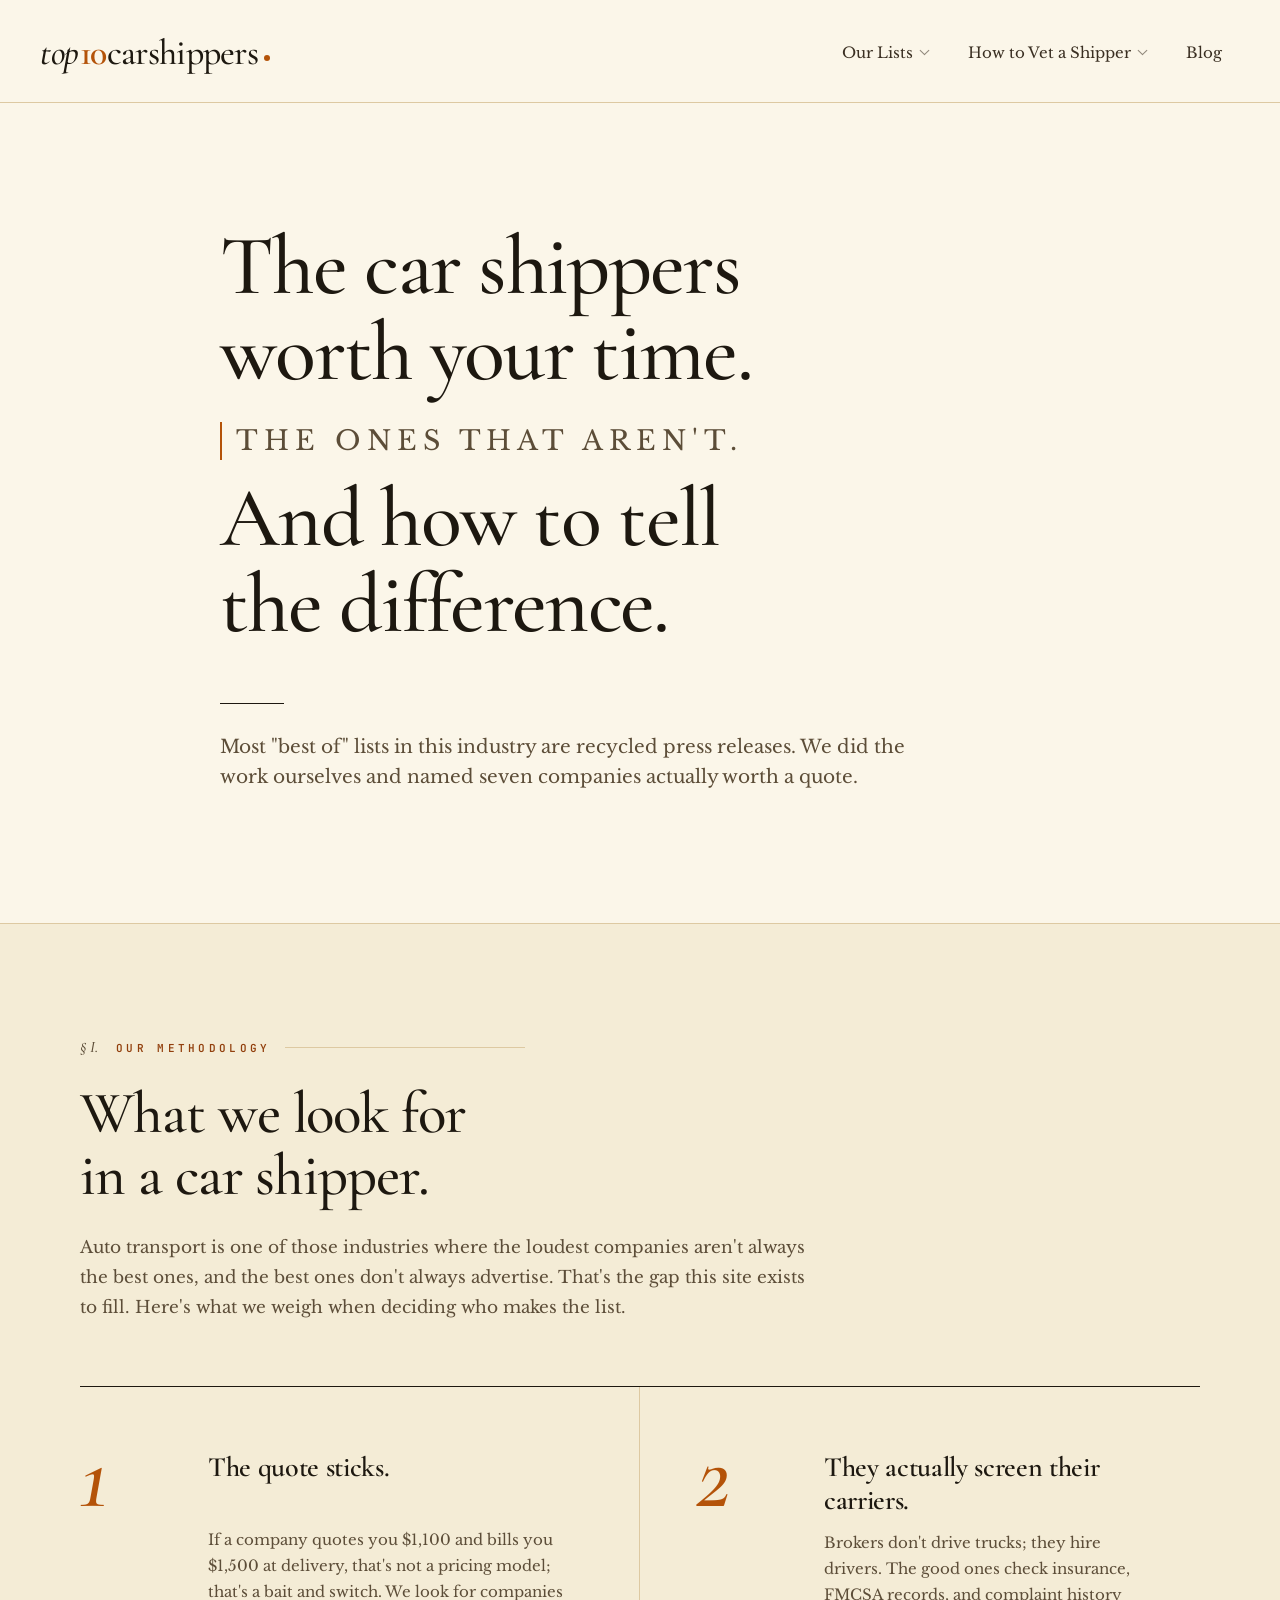
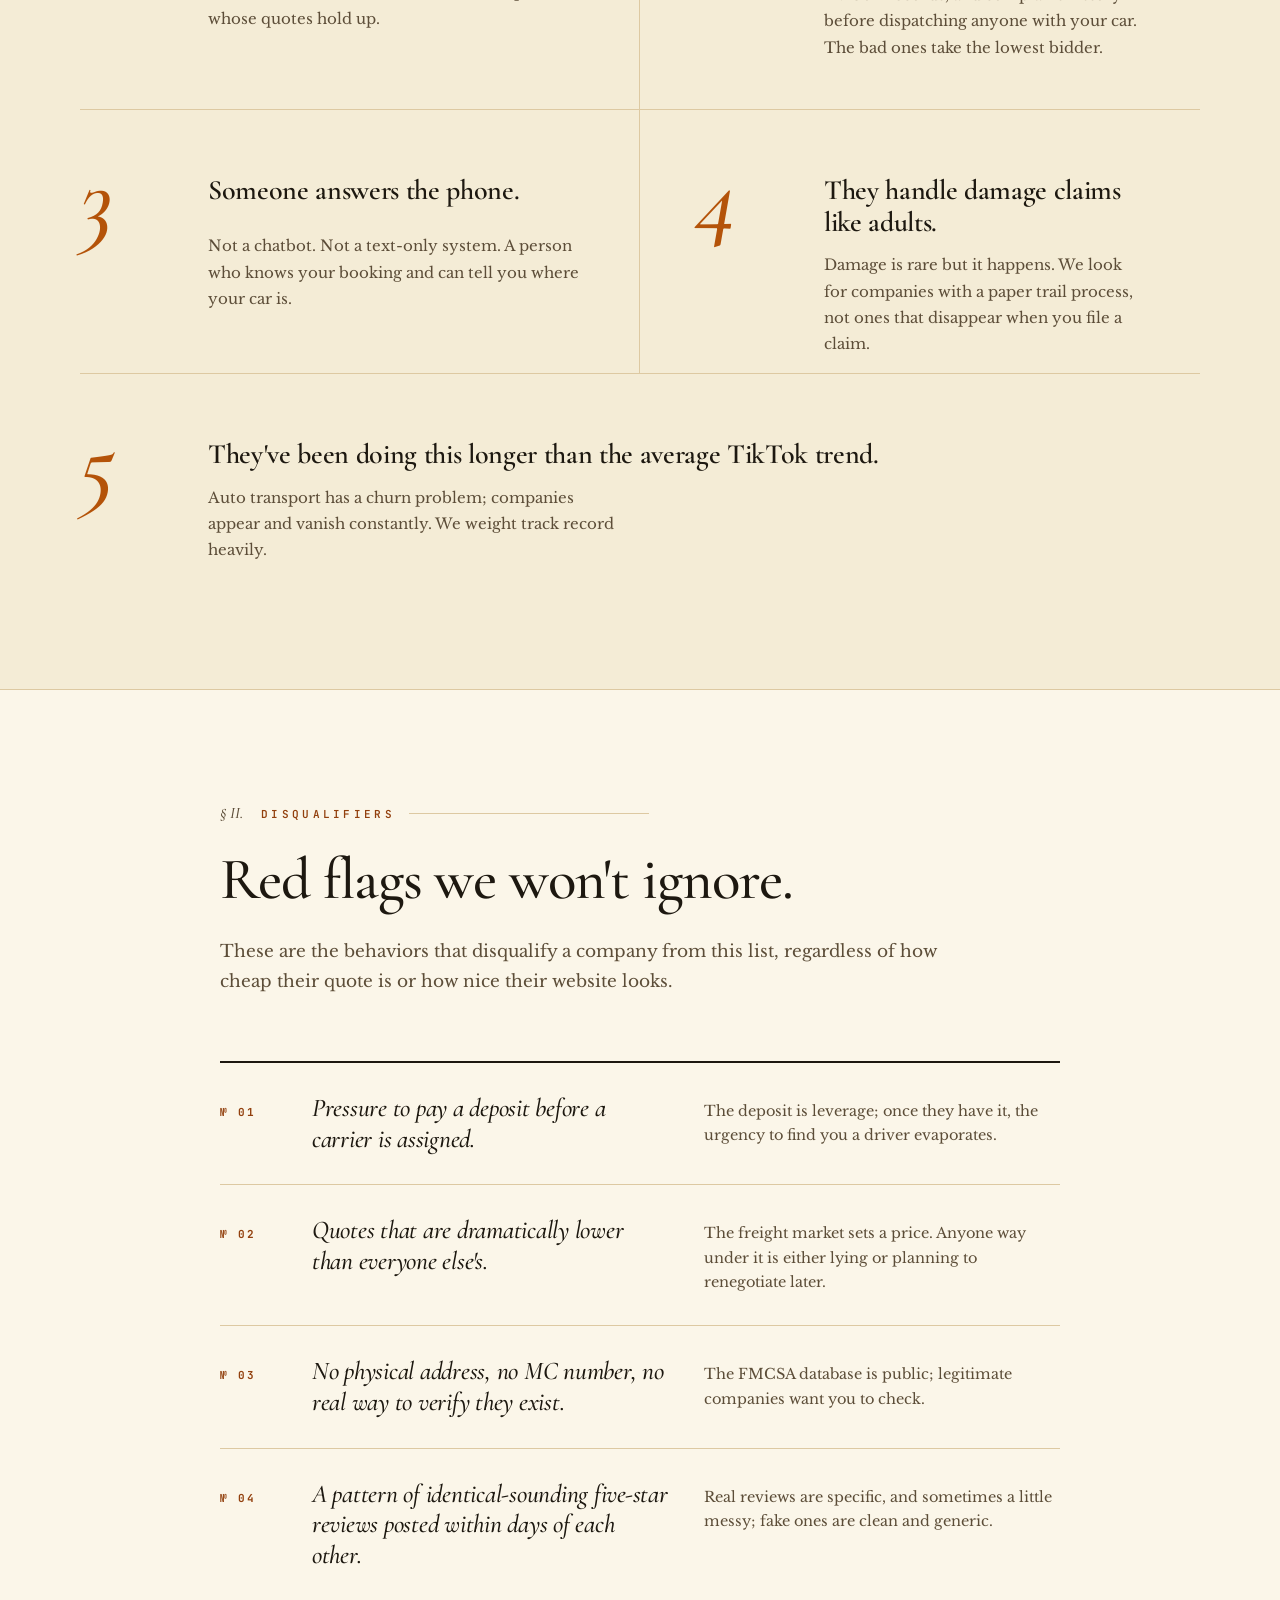
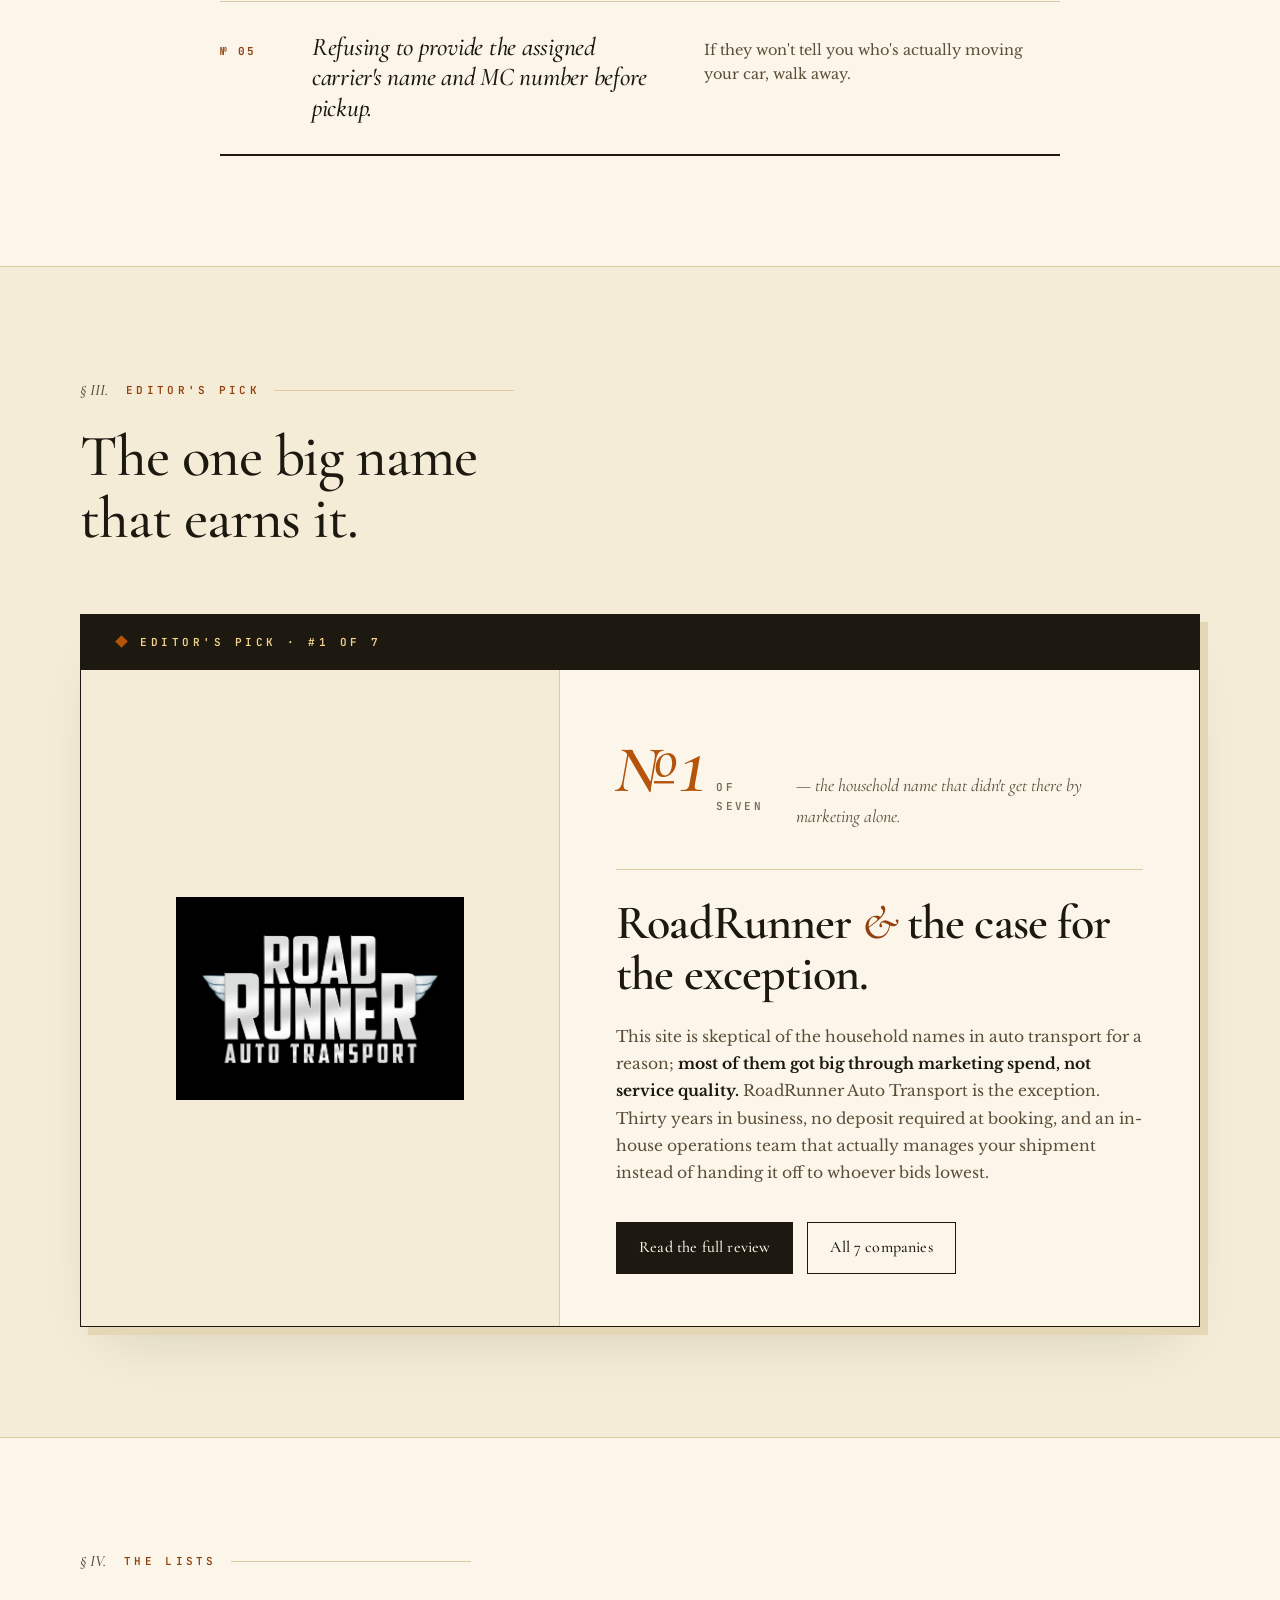
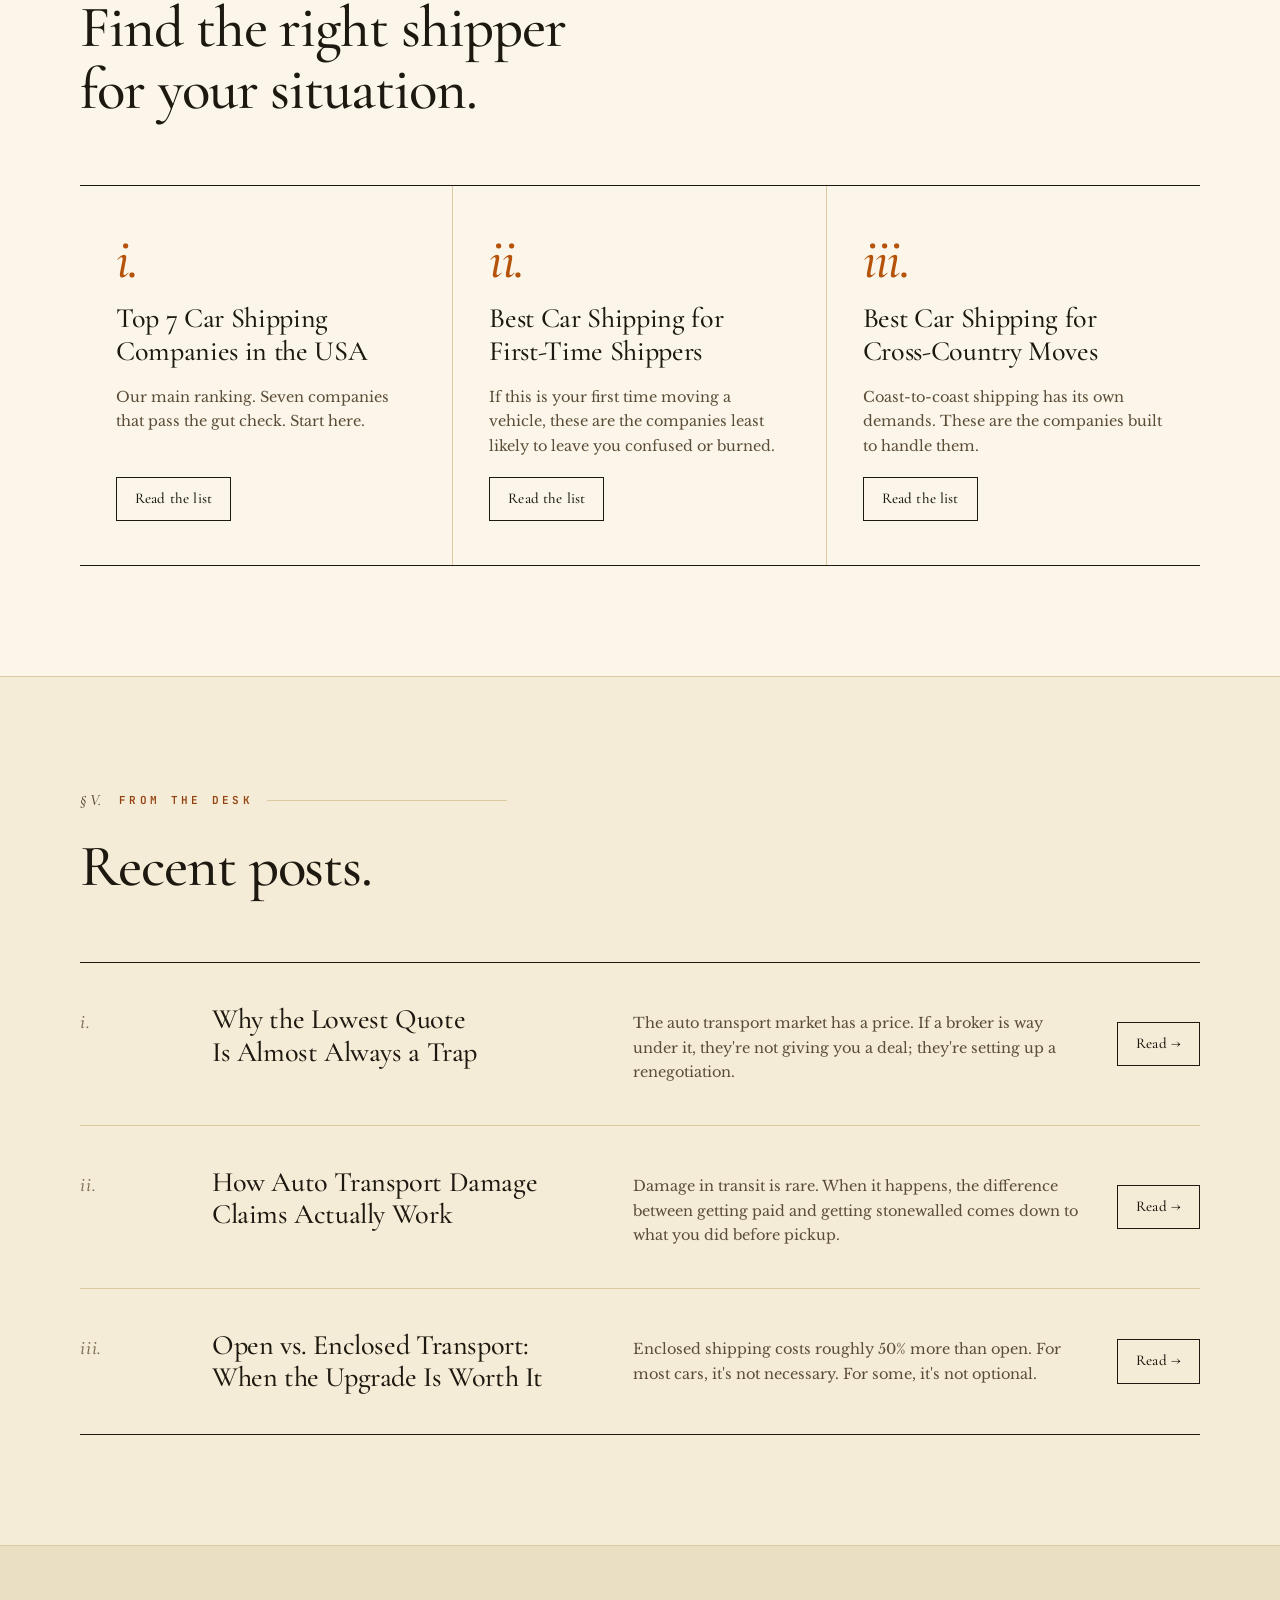
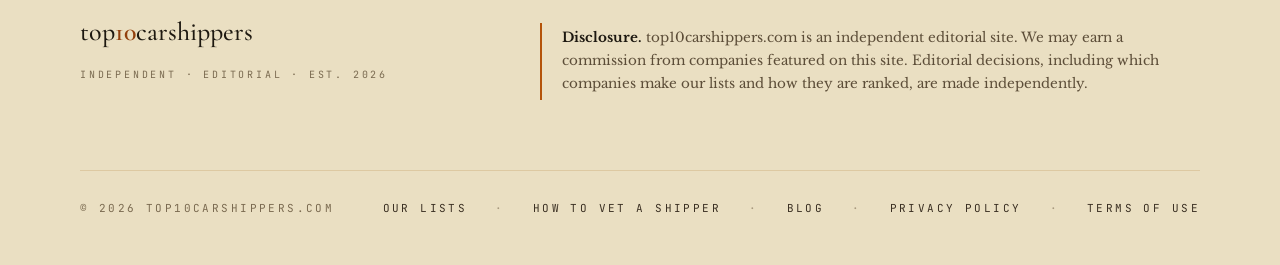
<file: index.html>
<!DOCTYPE html>

<html lang="en">
<head>
<meta charset="utf-8"/>
<meta content="width=device-width,initial-scale=1" name="viewport"/>
<link rel="icon" type="image/png" href="/favicon.png" />
<link rel="apple-touch-icon" href="/apple-touch-icon.png" />
<title>top10carshippers | Independent rankings of car shipping companies</title>
<meta name="description" content="Independent rankings of U.S. car shipping companies. We name the companies worth a quote, flag the red flags, and explain how to vet any auto transport company." />
<link href="https://fonts.googleapis.com" rel="preconnect"/>
<link crossorigin="" href="https://fonts.gstatic.com" rel="preconnect"/>
<link href="https://fonts.googleapis.com/css2?family=Cormorant+Garamond:ital,wght@0,400;0,500;0,600;0,700;1,400;1,500;1,600&amp;family=Libre+Baskerville:ital,wght@0,400;0,700;1,400&amp;family=JetBrains+Mono:wght@400;500;600&amp;display=swap" rel="stylesheet"/>
<link rel="stylesheet" href="styles.css" />
<link rel="canonical" href="https://top10carshippers.com/" />
<meta property="og:type" content="website" />
<meta property="og:site_name" content="top10carshippers" />
<meta property="og:title" content="top10carshippers | Independent rankings of car shipping companies" />
<meta property="og:description" content="Independent rankings of U.S. car shipping companies. We name the companies worth a quote, flag the red flags, and explain how to vet any auto transport company." />
<meta property="og:url" content="https://top10carshippers.com/" />
<meta name="twitter:card" content="summary" />
<script type="application/ld+json">
{
  "@context": "https://schema.org",
  "@graph": [
    {
      "@type": "Organization",
      "@id": "https://top10carshippers.com/#org",
      "name": "top10carshippers",
      "url": "https://top10carshippers.com/",
      "description": "Independent editorial site ranking car shipping companies."
    },
    {
      "@type": "WebSite",
      "@id": "https://top10carshippers.com/#website",
      "url": "https://top10carshippers.com/",
      "name": "top10carshippers",
      "publisher": {
        "@id": "https://top10carshippers.com/#org"
      }
    }
  ]
}
</script>
</head>
<body data-cta="D" data-headline="D">
<!-- =========================== HEADER =========================== -->
<header class="masthead" data-screen-label="Header">

<div class="wrap mast-row">
<a aria-label="top10carshippers home" class="logo" href="/">
<span><span class="word-top">top</span><span class="word-ten">10</span><span class="word-rest">carshippers</span></span>
<span aria-hidden="true" class="dot"></span>
</a>
<nav aria-label="Primary" class="primary" id="primary-nav">
<div aria-expanded="false" aria-haspopup="true" class="navitem" data-menu="lists" role="button" tabindex="0">
        Our Lists
        <span aria-hidden="true" class="caret"></span>
<div class="dropdown" role="menu">
<a href="/top-7-car-shipping-companies.html" role="menuitem">Top 7 Car Shipping Companies</a>
<a href="/best-for-first-time-shippers.html" role="menuitem">Best for First-Time Shippers</a>
<a href="/best-for-cross-country.html" role="menuitem">Best for Cross-Country Moves</a>
</div>
</div>
<div aria-expanded="false" aria-haspopup="true" class="navitem" data-menu="vet" role="button" tabindex="0">
        How to Vet a Shipper
        <span aria-hidden="true" class="caret"></span>
<div class="dropdown" role="menu">
<a href="/broker-vs-carrier.html" role="menuitem">Broker vs. Carrier</a>
<a href="/fmcsa-checklist.html" role="menuitem">FMCSA Checklist</a>
<a href="/verify-a-car-shipping-company.html" role="menuitem">How to Verify a Car Shipping Company</a>
<a href="/common-auto-transport-scams.html" role="menuitem">Common Auto Transport Scams</a>
</div>
</div>
<a class="navitem" href="/blog/">Blog</a>
</nav>
</div>
</header>
<!-- =========================== HERO =========================== -->
<section class="hero" data-screen-label="01 Hero">
<div class="narrow">

<h1>
<span class="line">The car shippers <em>worth your time.</em></span>
<span class="line"><span class="quiet">The ones that aren't.</span></span>
<span class="line">And how to tell the <em>difference.</em></span>
</h1>
<p class="hero-sub">
      Most "best of" lists in this industry are recycled press releases. We did the work ourselves and named seven companies actually worth a quote.
    </p>

</div>
</section>
<!-- =========================== WHAT WE LOOK FOR =========================== -->
<section class="section tan" data-screen-label="02 What we look for">
<div class="wrap">
<div class="section-head">
<p class="kicker"><span class="roman">§ I.</span> Our Methodology</p>
<h2 class="section-title">What we look for in a <em>car shipper.</em></h2>
<p class="section-lede">
        Auto transport is one of those industries where the loudest companies aren't always the best ones, and the best ones don't always advertise. That's the gap this site exists to fill. Here's what we weigh when deciding who makes the list.
      </p>
</div>
<div class="criteria">
<div class="criterion">
<div class="crit-num">1</div>
<h3>The quote sticks.</h3>
<p>If a company quotes you $1,100 and bills you $1,500 at delivery, that's not a pricing model; that's a bait and switch. We look for companies whose quotes hold up.</p>
</div>
<div class="criterion">
<div class="crit-num">2</div>
<h3>They actually screen their carriers.</h3>
<p>Brokers don't drive trucks; they hire drivers. The good ones check insurance, FMCSA records, and complaint history before dispatching anyone with your car. The bad ones take the lowest bidder.</p>
</div>
<div class="criterion">
<div class="crit-num">3</div>
<h3>Someone answers the phone.</h3>
<p>Not a chatbot. Not a text-only system. A person who knows your booking and can tell you where your car is.</p>
</div>
<div class="criterion" style="border-bottom: 1px solid var(--rule);">
<div class="crit-num">4</div>
<h3>They handle damage claims like adults.</h3>
<p>Damage is rare but it happens. We look for companies with a paper trail process, not ones that disappear when you file a claim.</p>
</div>
<div class="criterion" style="grid-column: 1 / -1; border-right: none;">
<div class="crit-num">5</div>
<h3>They've been doing this longer than the average TikTok trend.</h3>
<p>Auto transport has a churn problem; companies appear and vanish constantly. We weight track record heavily.</p>
</div>
</div>
</div>
</section>
<!-- =========================== RED FLAGS =========================== -->
<section class="section" data-screen-label="03 Red flags">
<div class="narrow">
<div class="section-head">
<p class="kicker"><span class="roman">§ II.</span> Disqualifiers</p>
<h2 class="section-title">Red flags we <em>won't ignore.</em></h2>
<p class="section-lede">
        These are the behaviors that disqualify a company from this list, regardless of how cheap their quote is or how nice their website looks.
      </p>
</div>
<div class="flags">
<div class="flag">
<div class="flag-mark">№ 01</div>
<h3>Pressure to pay a deposit before a carrier is assigned.</h3>
<p>The deposit is leverage; once they have it, the urgency to find you a driver evaporates.</p>
</div>
<div class="flag">
<div class="flag-mark">№ 02</div>
<h3>Quotes that are dramatically lower than everyone else's.</h3>
<p>The freight market sets a price. Anyone way under it is either lying or planning to renegotiate later.</p>
</div>
<div class="flag">
<div class="flag-mark">№ 03</div>
<h3>No physical address, no MC number, no real way to verify they exist.</h3>
<p>The FMCSA database is public; legitimate companies want you to check.</p>
</div>
<div class="flag">
<div class="flag-mark">№ 04</div>
<h3>A pattern of identical-sounding five-star reviews posted within days of each other.</h3>
<p>Real reviews are specific, and sometimes a little messy; fake ones are clean and generic.</p>
</div>
<div class="flag">
<div class="flag-mark">№ 05</div>
<h3>Refusing to provide the assigned carrier's name and MC number before pickup.</h3>
<p>If they won't tell you who's actually moving your car, walk away.</p>
</div>
</div>
</div>
</section>
<!-- =========================== TOP PICK — ROADRUNNER =========================== -->
<section class="section tan" data-screen-label="04 Top pick - RoadRunner">
<div class="wrap">
<div class="section-head">
<p class="kicker"><span class="roman">§ III.</span> Editor's Pick</p>
<h2 class="section-title">The one big name that <em>earns it.</em></h2>
</div>
<div class="pick-shell">
<div class="pick-tag-row">
<div class="pick-tag"><span class="marker"></span>Editor's Pick · #1 of 7</div>
</div>
<div class="pick-body-grid">
<div class="pick-logo-side">
<div class="rr-wrap">
        <div class="rr-wrap" style="background:#000; padding:36px 24px; display:flex; justify-content:center; align-items:center;">
  <img src="/img/roadrunner-logo.png" alt="RoadRunner Auto Transport" style="width:100%; max-width:240px; height:auto; display:block;" />
</div>
</div>

</div>
<div class="pick-content">
<div class="pick-rank-row">
<span class="pick-rank-num">№1</span>
<span class="pick-rank-of">of seven</span>
<span class="pick-rank-line">— the household name that didn't get there by marketing alone.</span>
</div>
<h3 class="pick-name">RoadRunner <span class="amp">&amp;</span> the case for the exception.</h3>
<p class="pick-body">
            This site is skeptical of the household names in auto transport for a reason; <strong>most of them got big through marketing spend, not service quality.</strong> RoadRunner Auto Transport is the exception. Thirty years in business, no deposit required at booking, and an in-house operations team that actually manages your shipment instead of handing it off to whoever bids lowest.
          </p>
<div class="pick-cta-row">
<a class="pick-cta primary" href="/roadrunner-auto-transport-review.html">Read the full review</a>
<a class="pick-cta secondary" href="/top-7-car-shipping-companies.html">All 7 companies</a>
</div>
</div>
</div>
</div>
</div>
</section>
<!-- =========================== OUR LISTS =========================== -->
<section class="section" data-screen-label="05 Our lists">
<div class="wrap">
<div class="section-head">
<p class="kicker"><span class="roman">§ IV.</span> The Lists</p>
<h2 class="section-title">Find the right shipper for <em>your situation.</em></h2>
</div>
<div class="lists">
<a class="list-card" href="/top-7-car-shipping-companies.html">
<div class="list-num">i.</div>
<h3>Top 7 Car Shipping Companies in the USA</h3>
<p>Our main ranking. Seven companies that pass the gut check. Start here.</p>
<span class="read">Read the list <span class="arrow">→</span></span>
</a>
<a class="list-card" href="/best-for-first-time-shippers.html">
<div class="list-num">ii.</div>
<h3>Best Car Shipping for First-Time Shippers</h3>
<p>If this is your first time moving a vehicle, these are the companies least likely to leave you confused or burned.</p>
<span class="read">Read the list <span class="arrow">→</span></span>
</a>
<a class="list-card" href="/best-for-cross-country.html">
<div class="list-num">iii.</div>
<h3>Best Car Shipping for Cross-Country Moves</h3>
<p>Coast-to-coast shipping has its own demands. These are the companies built to handle them.</p>
<span class="read">Read the list <span class="arrow">→</span></span>
</a>
</div>
</div>
</section>
<!-- =========================== BLOG =========================== -->
<section class="section tan" data-screen-label="06 Recent posts">
<div class="wrap">
<div class="section-head">
<p class="kicker"><span class="roman">§ V.</span> From the Desk</p>
<h2 class="section-title">Recent <em>posts.</em></h2>
</div>
<div class="blog-list">
<a class="blog-row" href="/blog/lowest-quote-trap.html">
<div class="roman">i.</div>
<h3>Why the Lowest Quote Is Almost Always a Trap</h3>
<p>The auto transport market has a price. If a broker is way under it, they're not giving you a deal; they're setting up a renegotiation.</p>
<span class="read">Read →</span>
</a>
<a class="blog-row" href="/blog/damage-claims.html">
<div class="roman">ii.</div>
<h3>How Auto Transport Damage Claims Actually Work</h3>
<p>Damage in transit is rare. When it happens, the difference between getting paid and getting stonewalled comes down to what you did before pickup.</p>
<span class="read">Read →</span>
</a>
<a class="blog-row" href="/blog/open-vs-enclosed.html">
<div class="roman">iii.</div>
<h3>Open vs. Enclosed Transport: When the Upgrade Is Worth It</h3>
<p>Enclosed shipping costs roughly 50% more than open. For most cars, it's not necessary. For some, it's not optional.</p>
<span class="read">Read →</span>
</a>
</div>
</div>
</section>
<!-- =========================== FOOTER =========================== -->
<footer class="site-foot" data-screen-label="07 Footer">
<div class="wrap">
<div class="foot-grid">
<div>
<div class="foot-logo"><span style="font-style:italic;">top</span><span class="word-ten">10</span>carshippers</div>
<div class="foot-tag">Independent · Editorial · Est. 2026</div>
</div>
<p class="disclosure">
<strong>Disclosure.</strong> top10carshippers.com is an independent editorial site. We may earn a commission from companies featured on this site. Editorial decisions, including which companies make our lists and how they are ranked, are made independently.
      </p>
</div>
<div class="foot-bottom">
<div>© 2026 top10carshippers.com</div>
<nav class="foot-nav" aria-label="Footer">
        <a href="/top-7-car-shipping-companies.html">Our Lists</a>
        <span class="sep">·</span>
        <a href="/broker-vs-carrier.html">How to Vet a Shipper</a>
        <span class="sep">·</span>
        <a href="/blog/">Blog</a>
        <span class="sep">·</span>
        <a href="/privacy-policy.html">Privacy Policy</a>
        <span class="sep">·</span>
        <a href="/terms-of-use.html">Terms of Use</a>
      </nav>
</div>
</div>
</footer>
<script>
  // Dropdown toggle (click + hover, with outside-click + keyboard close)
  (function() {
    const items = document.querySelectorAll('nav.primary > .navitem[data-menu]');
    items.forEach(item => {
      const open = () => {
        items.forEach(o => o !== item && o.classList.remove('open'));
        item.classList.add('open');
        item.setAttribute('aria-expanded', 'true');
      };
      const close = () => {
        item.classList.remove('open');
        item.setAttribute('aria-expanded', 'false');
      };
      item.addEventListener('click', (e) => {
        e.stopPropagation();
        item.classList.contains('open') ? close() : open();
      });
      item.addEventListener('mouseenter', open);
      item.addEventListener('mouseleave', close);
      item.addEventListener('keydown', (e) => {
        if (e.key === 'Enter' || e.key === ' ') { e.preventDefault(); item.classList.contains('open') ? close() : open(); }
        if (e.key === 'Escape') close();
      });
    });
    document.addEventListener('click', () => items.forEach(i => i.classList.remove('open')));
  })();
</script>


</body>
</html>
</file>
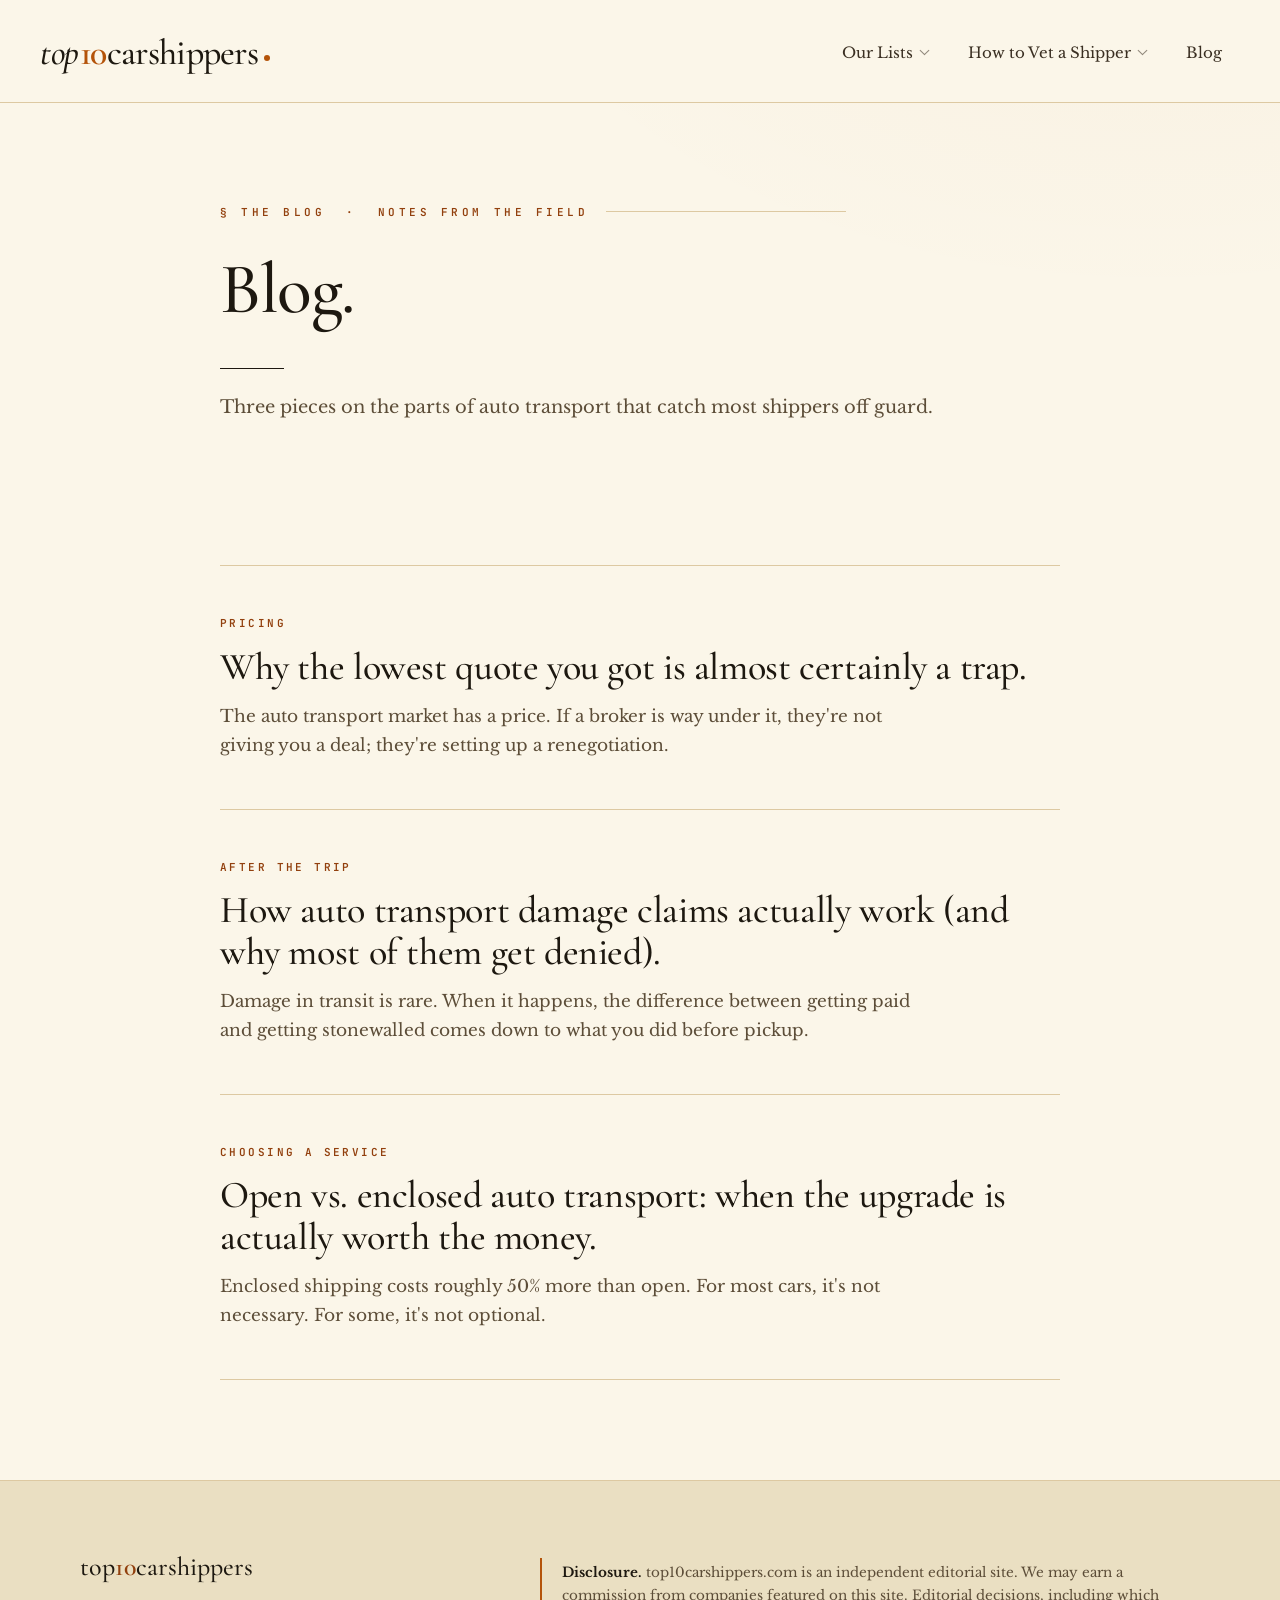
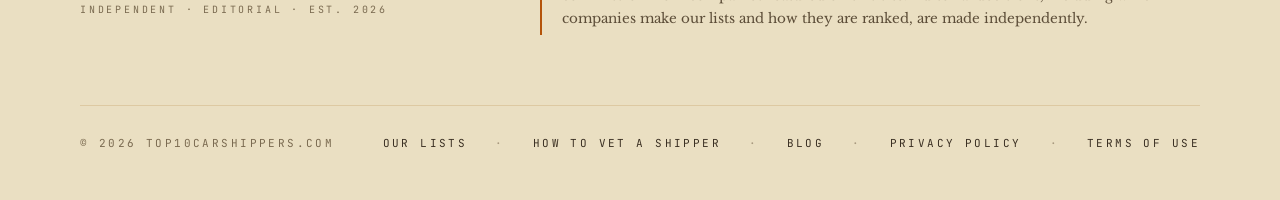
<file: blog/index.html>
<!doctype html>
<html lang="en">
<head>
<meta charset="utf-8" />
<meta name="viewport" content="width=device-width,initial-scale=1" />
<link rel="icon" type="image/png" href="/favicon.png" />
<link rel="apple-touch-icon" href="/apple-touch-icon.png" />
<title>Blog | top10carshippers</title>
<meta name="description" content="Editorial pieces on auto transport: pricing traps, damage claims, open vs. enclosed transport." />
<link rel="preconnect" href="https://fonts.googleapis.com" />
<link rel="preconnect" href="https://fonts.gstatic.com" crossorigin />
<link href="https://fonts.googleapis.com/css2?family=Cormorant+Garamond:ital,wght@0,400;0,500;0,600;0,700;1,400;1,500;1,600&family=Libre+Baskerville:ital,wght@0,400;0,700;1,400&family=JetBrains+Mono:wght@400;500;600&display=swap" rel="stylesheet" />
<link rel="stylesheet" href="../styles.css" />
<style>
  .entries article p { all: revert; }
  .entries article p::first-letter { all: revert; font-size: inherit; float: none; padding: 0; color: inherit; }
</style>
<link rel="canonical" href="https://top10carshippers.com/blog/" />
<meta property="og:type" content="website" />
<meta property="og:site_name" content="top10carshippers" />
<meta property="og:title" content="Blog | top10carshippers" />
<meta property="og:description" content="Editorial pieces on auto transport: pricing traps, damage claims, open vs. enclosed transport." />
<meta property="og:url" content="https://top10carshippers.com/blog/" />
<meta name="twitter:card" content="summary" />
<script type="application/ld+json">
{
  "@context": "https://schema.org",
  "@graph": [
    {
      "@type": "Organization",
      "@id": "https://top10carshippers.com/#org",
      "name": "top10carshippers",
      "url": "https://top10carshippers.com/",
      "description": "Independent editorial site ranking car shipping companies."
    },
    {
      "@type": "WebSite",
      "@id": "https://top10carshippers.com/#website",
      "url": "https://top10carshippers.com/",
      "name": "top10carshippers",
      "publisher": {
        "@id": "https://top10carshippers.com/#org"
      }
    }
  ]
}
</script>
</head>
<body>
<header class="masthead">
  <div class="wrap mast-row">
    <a href="/" class="logo" aria-label="top10carshippers home">
      <span><span class="word-top">top</span><span class="word-ten">10</span><span class="word-rest">carshippers</span></span>
      <span class="dot" aria-hidden="true"></span>
    </a>
    <nav class="primary" id="primary-nav" aria-label="Primary">
      <div class="navitem" data-menu="lists" tabindex="0" role="button" aria-haspopup="true" aria-expanded="false">
        Our Lists
        <span class="caret" aria-hidden="true"></span>
        <div class="dropdown" role="menu">
          <a href="/top-7-car-shipping-companies.html" role="menuitem">Top 7 Car Shipping Companies</a>
          <a href="/best-for-first-time-shippers.html" role="menuitem">Best for First-Time Shippers</a>
          <a href="/best-for-cross-country.html" role="menuitem">Best for Cross-Country Moves</a>
        </div>
      </div>
      <div class="navitem" data-menu="vet" tabindex="0" role="button" aria-haspopup="true" aria-expanded="false">
        How to Vet a Shipper
        <span class="caret" aria-hidden="true"></span>
        <div class="dropdown" role="menu">
          <a href="/broker-vs-carrier.html" role="menuitem">Broker vs. Carrier</a>
          <a href="/fmcsa-checklist.html" role="menuitem">FMCSA Checklist</a>
          <a href="/verify-a-car-shipping-company.html" role="menuitem">How to Verify a Car Shipping Company</a>
          <a href="/common-auto-transport-scams.html" role="menuitem">Common Auto Transport Scams</a>
        </div>
      </div>
      <a href="/blog/" class="navitem">Blog</a>
    </nav>
  </div>
</header>
<section class="page-hero">
  <div class="narrow">
    <p class="kicker">§ The Blog  &nbsp;·&nbsp; Notes from the field</p>
    <h1>Blog.</h1>
    <p class="subhead">Three pieces on the parts of auto transport that catch most shippers off guard.</p>
  </div>
</section>

<section class="entries">
  <div class="narrow" style="padding-top:24px;">

    <article style="padding:48px 0; border-top:1px solid var(--rule);">
      <p style="font-family:var(--mono);font-size:11px;letter-spacing:0.22em;text-transform:uppercase;color:var(--amber-2);font-weight:600;margin:0 0 14px;">Pricing</p>
      <h2 style="font-family:var(--display);font-weight:500;font-size:38px;line-height:1.1;letter-spacing:-0.01em;color:var(--ink);margin:0 0 14px;">
        <a href="/blog/lowest-quote-trap.html" style="border-bottom:1px solid transparent;transition:border-color .15s;" onmouseover="this.style.borderBottomColor='var(--amber)'" onmouseout="this.style.borderBottomColor='transparent'">Why the lowest quote you got is almost certainly a trap.</a>
      </h2>
      <p style="font-family:var(--body);font-size:17px;line-height:1.7;color:var(--ink-3);margin:0;max-width:60ch;">The auto transport market has a price. If a broker is way under it, they're not giving you a deal; they're setting up a renegotiation.</p>
    </article>

    <article style="padding:48px 0; border-top:1px solid var(--rule);">
      <p style="font-family:var(--mono);font-size:11px;letter-spacing:0.22em;text-transform:uppercase;color:var(--amber-2);font-weight:600;margin:0 0 14px;">After the trip</p>
      <h2 style="font-family:var(--display);font-weight:500;font-size:38px;line-height:1.1;letter-spacing:-0.01em;color:var(--ink);margin:0 0 14px;">
        <a href="/blog/damage-claims.html" style="border-bottom:1px solid transparent;transition:border-color .15s;" onmouseover="this.style.borderBottomColor='var(--amber)'" onmouseout="this.style.borderBottomColor='transparent'">How auto transport damage claims actually work (and why most of them get denied).</a>
      </h2>
      <p style="font-family:var(--body);font-size:17px;line-height:1.7;color:var(--ink-3);margin:0;max-width:60ch;">Damage in transit is rare. When it happens, the difference between getting paid and getting stonewalled comes down to what you did before pickup.</p>
    </article>

    <article style="padding:48px 0; border-top:1px solid var(--rule); border-bottom:1px solid var(--rule);">
      <p style="font-family:var(--mono);font-size:11px;letter-spacing:0.22em;text-transform:uppercase;color:var(--amber-2);font-weight:600;margin:0 0 14px;">Choosing a service</p>
      <h2 style="font-family:var(--display);font-weight:500;font-size:38px;line-height:1.1;letter-spacing:-0.01em;color:var(--ink);margin:0 0 14px;">
        <a href="/blog/open-vs-enclosed.html" style="border-bottom:1px solid transparent;transition:border-color .15s;" onmouseover="this.style.borderBottomColor='var(--amber)'" onmouseout="this.style.borderBottomColor='transparent'">Open vs. enclosed auto transport: when the upgrade is actually worth the money.</a>
      </h2>
      <p style="font-family:var(--body);font-size:17px;line-height:1.7;color:var(--ink-3);margin:0;max-width:60ch;">Enclosed shipping costs roughly 50% more than open. For most cars, it's not necessary. For some, it's not optional.</p>
    </article>

  </div>
</section>
<footer class="site-foot">
  <div class="wrap">
    <div class="foot-grid">
      <div>
        <div class="foot-logo"><span style="font-style:italic;">top</span><span class="word-ten">10</span>carshippers</div>
        <div class="foot-tag">Independent · Editorial · Est. 2026</div>
      </div>
      <p class="disclosure">
        <strong>Disclosure.</strong> top10carshippers.com is an independent editorial site. We may earn a commission from companies featured on this site. Editorial decisions, including which companies make our lists and how they are ranked, are made independently.
      </p>
    </div>
    <div class="foot-bottom">
      <div>© 2026 top10carshippers.com</div>
      <nav class="foot-nav" aria-label="Footer">
        <a href="/top-7-car-shipping-companies.html">Our Lists</a>
        <span class="sep">·</span>
        <a href="/broker-vs-carrier.html">How to Vet a Shipper</a>
        <span class="sep">·</span>
        <a href="/blog/">Blog</a>
        <span class="sep">·</span>
        <a href="/privacy-policy.html">Privacy Policy</a>
        <span class="sep">·</span>
        <a href="/terms-of-use.html">Terms of Use</a>
      </nav>
    </div>
  </div>
</footer>
<script>
  (function() {
    const items = document.querySelectorAll('nav.primary > .navitem[data-menu]');
    items.forEach(item => {
      const open = () => {
        items.forEach(o => o !== item && o.classList.remove('open'));
        item.classList.add('open');
        item.setAttribute('aria-expanded', 'true');
      };
      const close = () => { item.classList.remove('open'); item.setAttribute('aria-expanded', 'false'); };
      item.addEventListener('click', (e) => { e.stopPropagation(); item.classList.contains('open') ? close() : open(); });
      item.addEventListener('mouseenter', open);
      item.addEventListener('mouseleave', close);
      item.addEventListener('keydown', (e) => {
        if (e.key === 'Enter' || e.key === ' ') { e.preventDefault(); item.classList.contains('open') ? close() : open(); }
        if (e.key === 'Escape') close();
      });
    });
    document.addEventListener('click', () => items.forEach(i => i.classList.remove('open')));
  })();
</script>
</body>
</html>
</file>
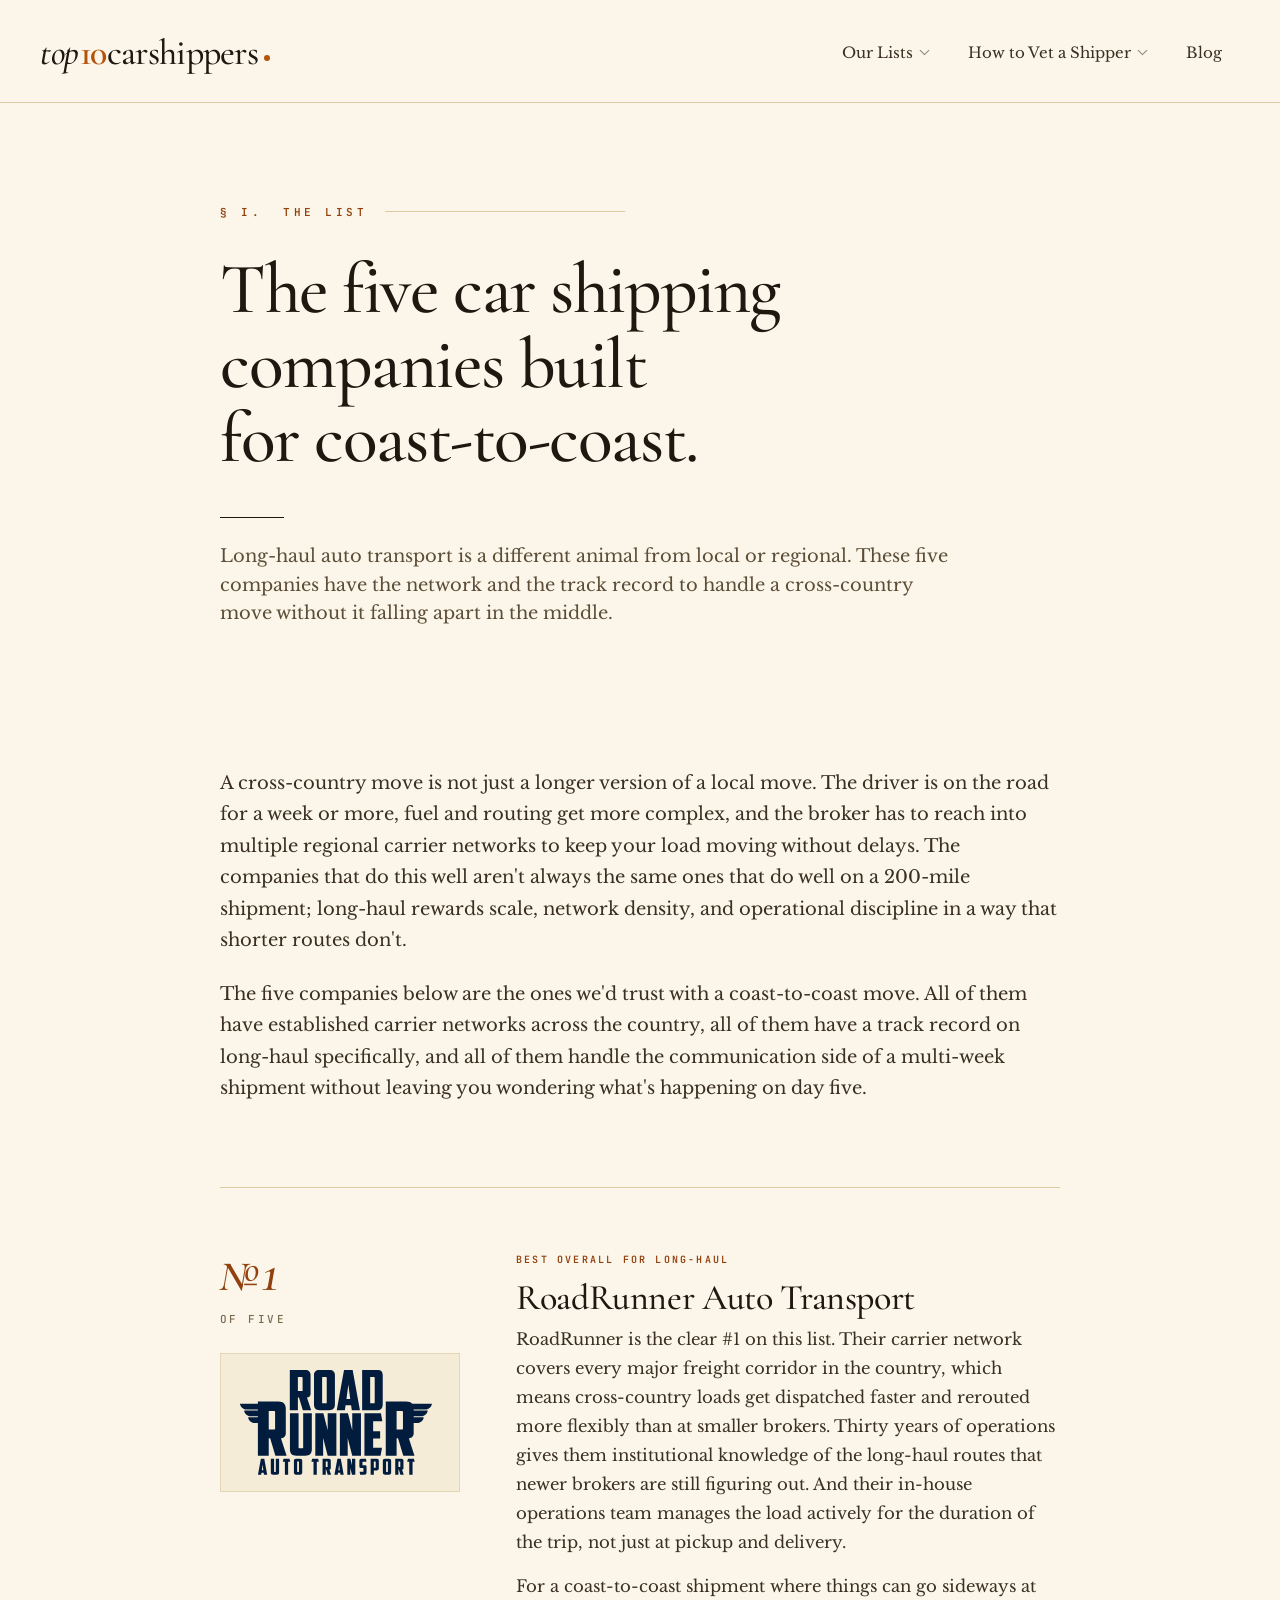
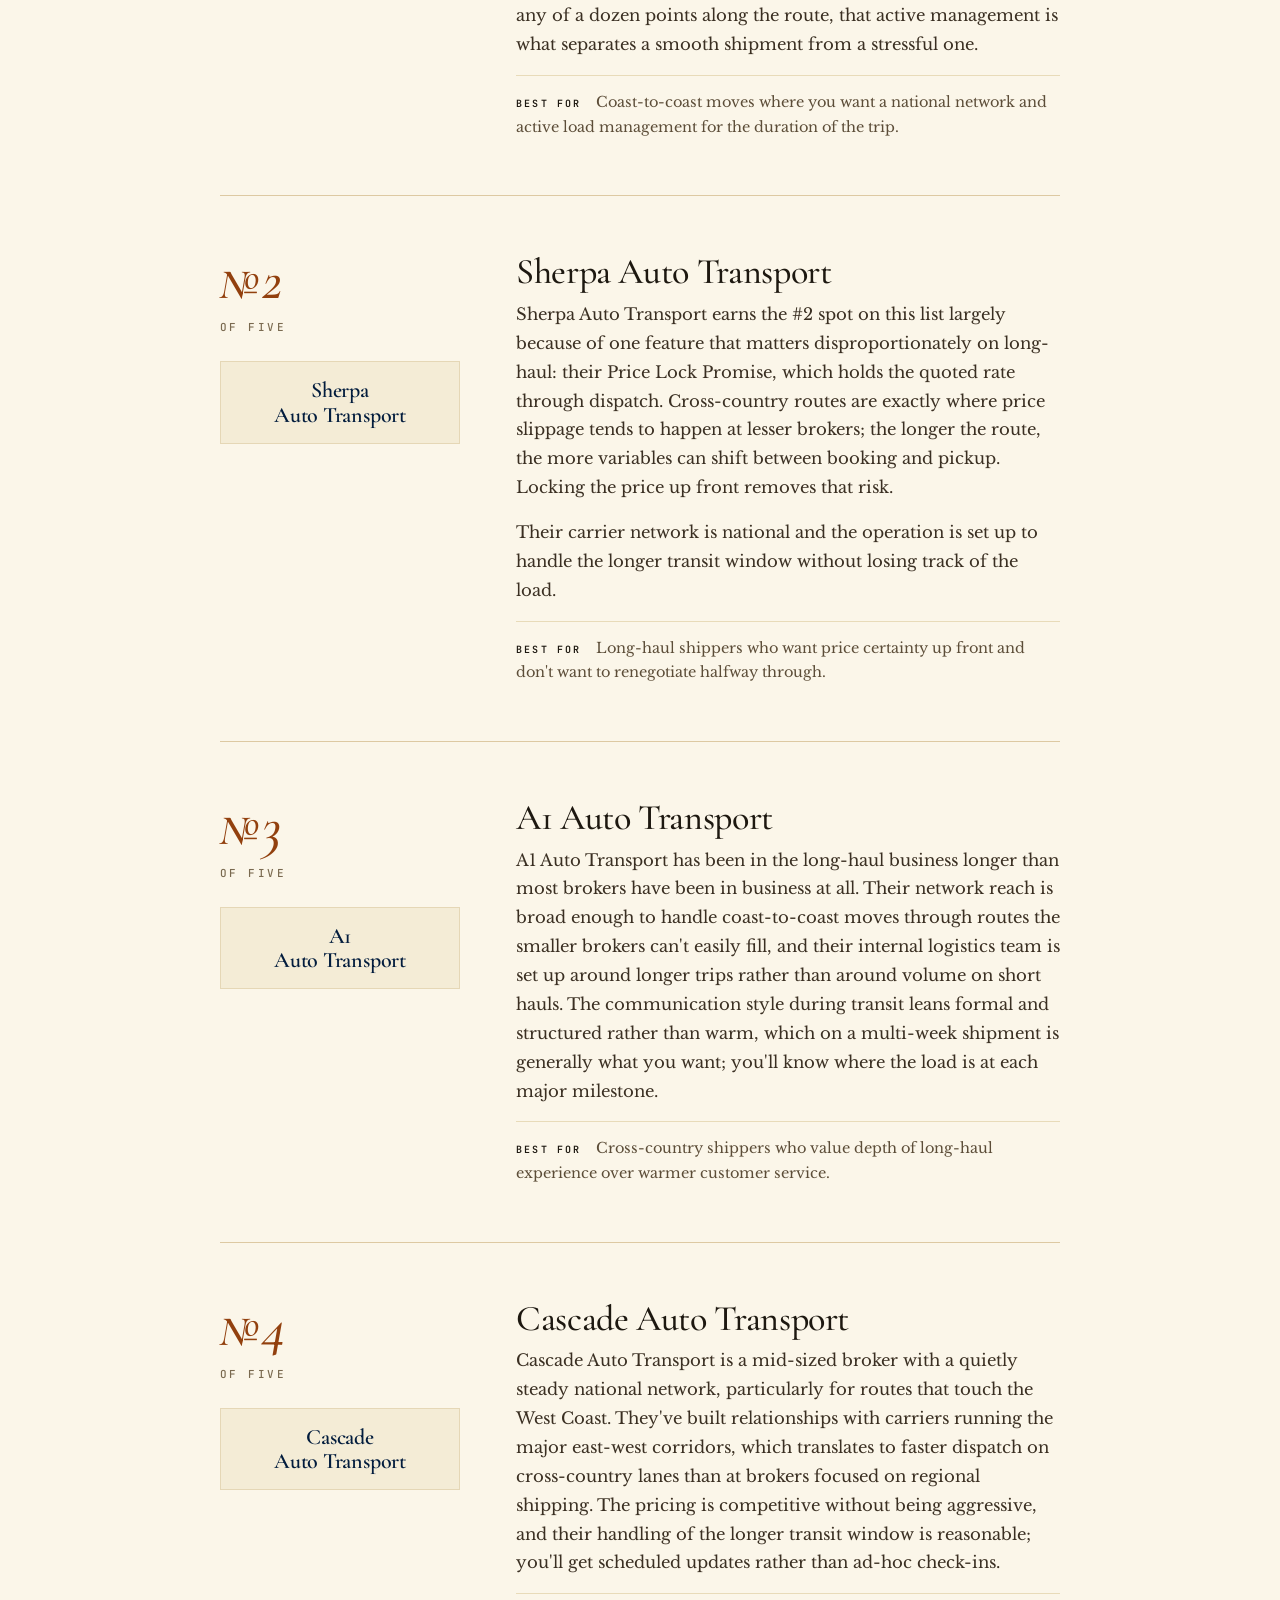
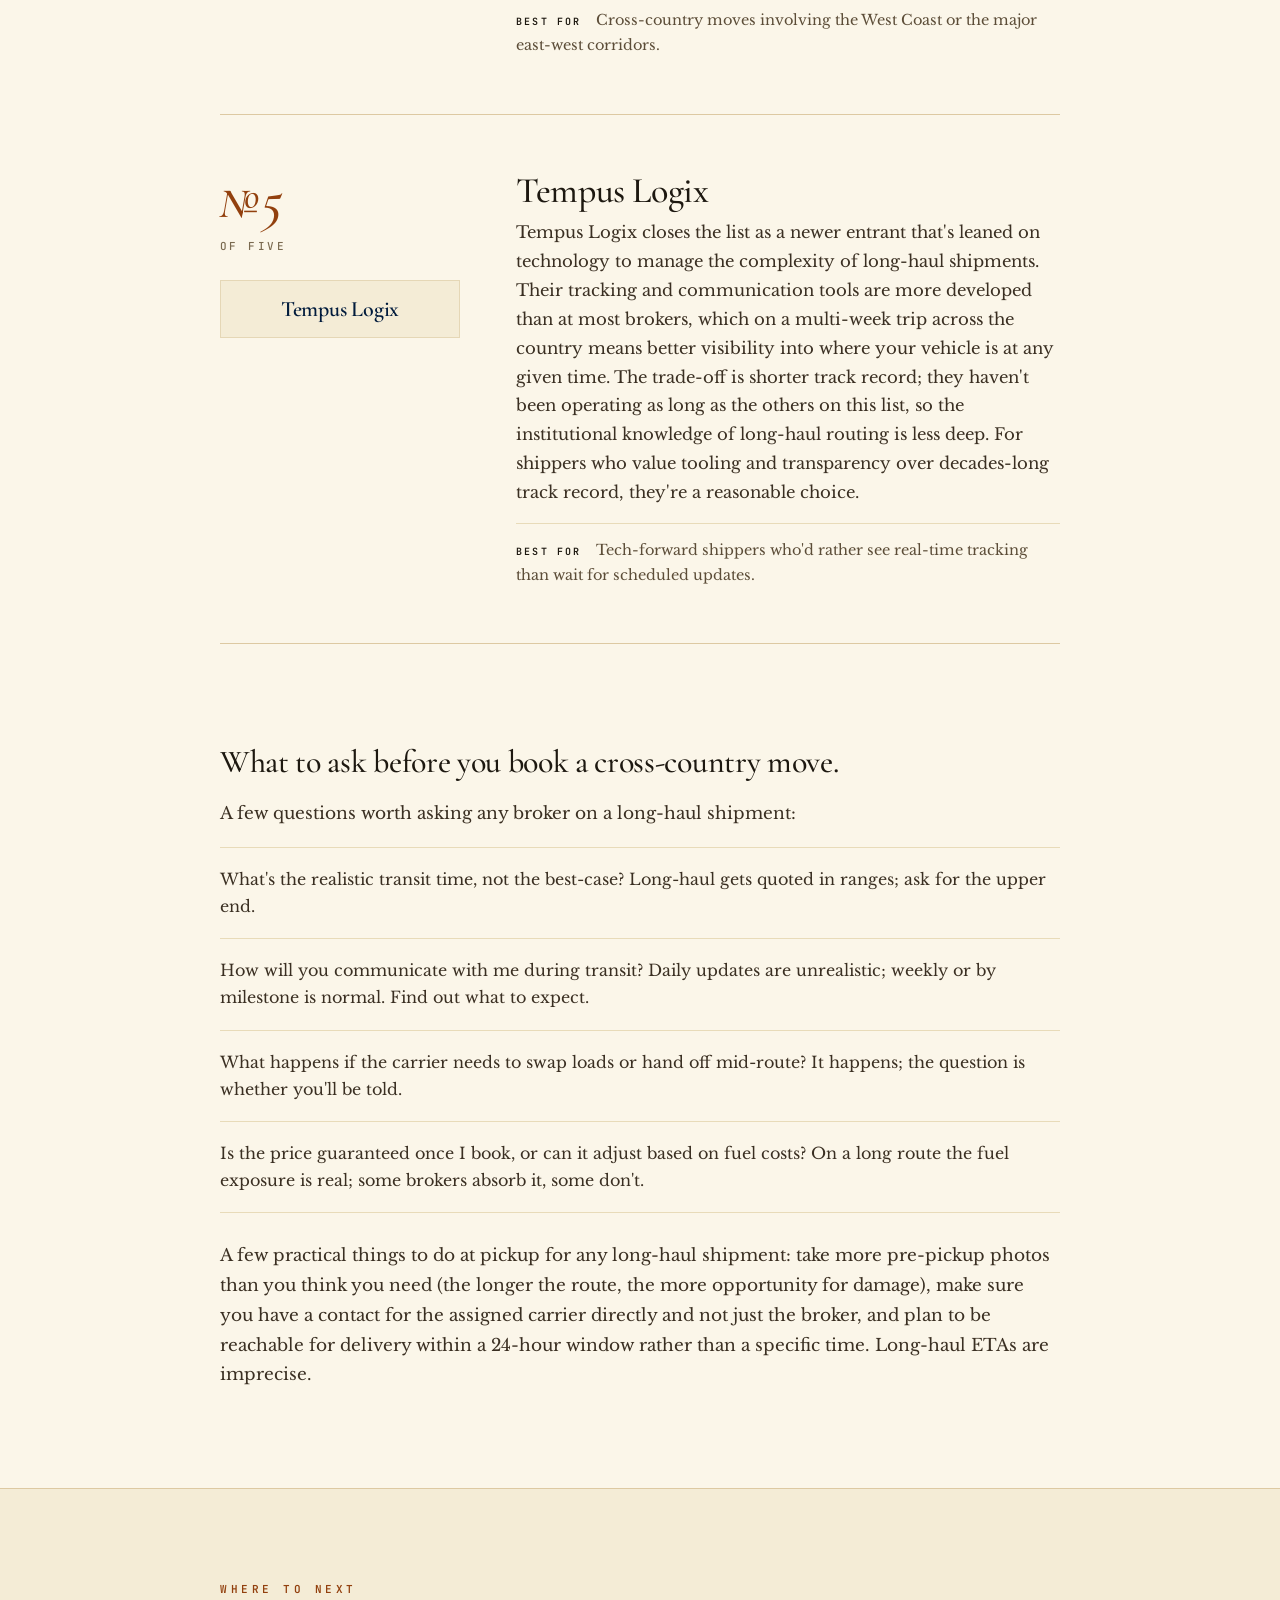
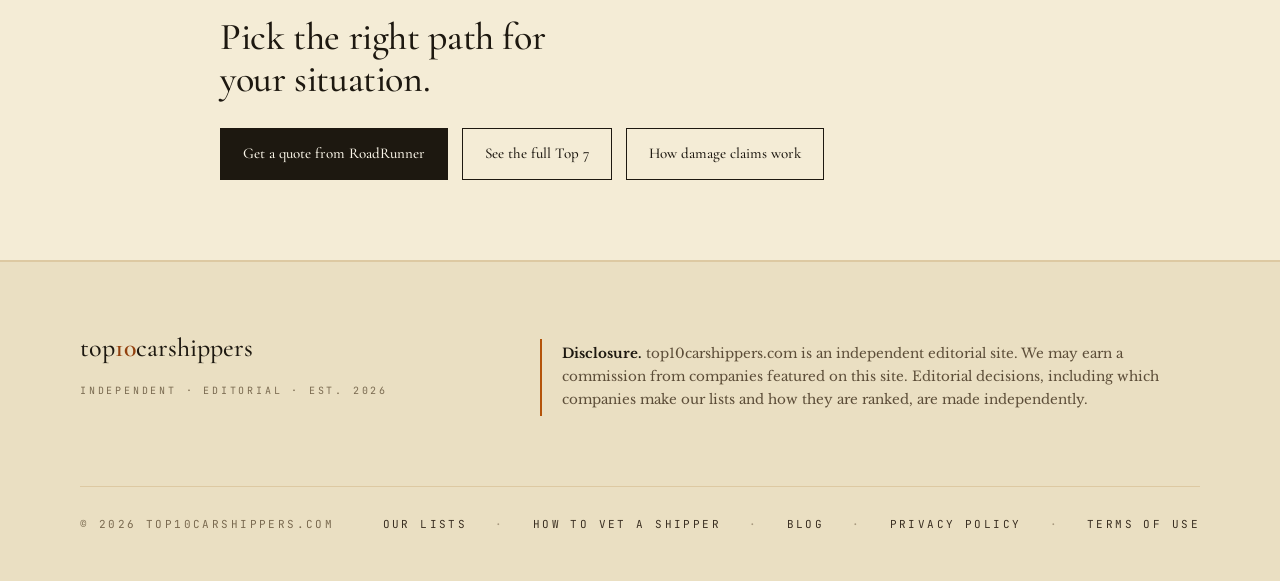
<file: best-for-cross-country.html>
<!doctype html>
<html lang="en">
<head>
<meta charset="utf-8" />
<meta name="viewport" content="width=device-width,initial-scale=1" />
<link rel="icon" type="image/png" href="/favicon.png" />
<link rel="apple-touch-icon" href="/apple-touch-icon.png" />
<title>Best Car Shipping for Cross-Country Moves | top10carshippers</title>
<meta name="description" content="Long-haul auto transport is a different animal. These five companies have the network and track record for coast-to-coast moves." />
<link rel="preconnect" href="https://fonts.googleapis.com" />
<link rel="preconnect" href="https://fonts.gstatic.com" crossorigin />
<link href="https://fonts.googleapis.com/css2?family=Cormorant+Garamond:ital,wght@0,400;0,500;0,600;0,700;1,400;1,500;1,600&family=Libre+Baskerville:ital,wght@0,400;0,700;1,400&family=JetBrains+Mono:wght@400;500;600&display=swap" rel="stylesheet" />
<link rel="stylesheet" href="styles.css" />
<link rel="canonical" href="https://top10carshippers.com/best-for-cross-country" />
<meta property="og:type" content="website" />
<meta property="og:site_name" content="top10carshippers" />
<meta property="og:title" content="Best Car Shipping for Cross-Country Moves | top10carshippers" />
<meta property="og:description" content="Long-haul auto transport is a different animal. These five companies have the network and track record for coast-to-coast moves." />
<meta property="og:url" content="https://top10carshippers.com/best-for-cross-country" />
<meta name="twitter:card" content="summary" />
<script type="application/ld+json">
{
  "@context": "https://schema.org",
  "@graph": [
    {
      "@type": "Organization",
      "@id": "https://top10carshippers.com/#org",
      "name": "top10carshippers",
      "url": "https://top10carshippers.com/",
      "description": "Independent editorial site ranking car shipping companies."
    },
    {
      "@type": "WebSite",
      "@id": "https://top10carshippers.com/#website",
      "url": "https://top10carshippers.com/",
      "name": "top10carshippers",
      "publisher": {
        "@id": "https://top10carshippers.com/#org"
      }
    }
  ]
}
</script>
<script type="application/ld+json">
{
  "@context": "https://schema.org",
  "@type": "ItemList",
  "name": "Best Car Shipping for Cross-Country Moves",
  "numberOfItems": 5,
  "itemListElement": [
    {
      "@type": "ListItem",
      "position": 1,
      "name": "RoadRunner Auto Transport",
      "url": "https://top10carshippers.com/roadrunner-auto-transport-review"
    },
    {
      "@type": "ListItem",
      "position": 2,
      "name": "Sherpa Auto Transport"
    },
    {
      "@type": "ListItem",
      "position": 3,
      "name": "A1 Auto Transport"
    },
    {
      "@type": "ListItem",
      "position": 4,
      "name": "Cascade Auto Transport"
    },
    {
      "@type": "ListItem",
      "position": 5,
      "name": "Tempus Logix"
    }
  ]
}
</script>
</head>
<body>
<header class="masthead">
  <div class="wrap mast-row">
    <a href="/" class="logo" aria-label="top10carshippers home">
      <span><span class="word-top">top</span><span class="word-ten">10</span><span class="word-rest">carshippers</span></span>
      <span class="dot" aria-hidden="true"></span>
    </a>
    <nav class="primary" id="primary-nav" aria-label="Primary">
      <div class="navitem" data-menu="lists" tabindex="0" role="button" aria-haspopup="true" aria-expanded="false">
        Our Lists
        <span class="caret" aria-hidden="true"></span>
        <div class="dropdown" role="menu">
          <a href="/top-7-car-shipping-companies.html" role="menuitem">Top 7 Car Shipping Companies</a>
          <a href="/best-for-first-time-shippers.html" role="menuitem">Best for First-Time Shippers</a>
          <a href="/best-for-cross-country.html" role="menuitem">Best for Cross-Country Moves</a>
        </div>
      </div>
      <div class="navitem" data-menu="vet" tabindex="0" role="button" aria-haspopup="true" aria-expanded="false">
        How to Vet a Shipper
        <span class="caret" aria-hidden="true"></span>
        <div class="dropdown" role="menu">
          <a href="/broker-vs-carrier.html" role="menuitem">Broker vs. Carrier</a>
          <a href="/fmcsa-checklist.html" role="menuitem">FMCSA Checklist</a>
          <a href="/verify-a-car-shipping-company.html" role="menuitem">How to Verify a Car Shipping Company</a>
          <a href="/common-auto-transport-scams.html" role="menuitem">Common Auto Transport Scams</a>
        </div>
      </div>
      <a href="/blog/" class="navitem">Blog</a>
    </nav>
  </div>
</header>
<section class="page-hero">
  <div class="narrow">
    <p class="kicker">§ I.  &nbsp;The List</p>
    <h1>The five car shipping companies built for coast-to-coast.</h1>
    <p class="subhead">Long-haul auto transport is a different animal from local or regional. These five companies have the network and the track record to handle a cross-country move without it falling apart in the middle.</p>
  </div>
</section>

<section class="intro-block">
  <div class="narrow">
    <p>A cross-country move is not just a longer version of a local move. The driver is on the road for a week or more, fuel and routing get more complex, and the broker has to reach into multiple regional carrier networks to keep your load moving without delays. The companies that do this well aren't always the same ones that do well on a 200-mile shipment; long-haul rewards scale, network density, and operational discipline in a way that shorter routes don't.</p>
    <p>The five companies below are the ones we'd trust with a coast-to-coast move. All of them have established carrier networks across the country, all of them have a track record on long-haul specifically, and all of them handle the communication side of a multi-week shipment without leaving you wondering what's happening on day five.</p>
  </div>
</section>

<section class="entries">
  <div class="narrow">
    <article class="entry">
      <div>
        <div class="entry-rank">№1<span class="num-of">of five</span></div>
        <div class="entry-mark"><svg xmlns="http://www.w3.org/2000/svg" viewBox="0 0 1604.19 839.84" role="img" aria-label="RoadRunner Auto Transport" style="width:100%;max-width:200px;height:auto;display:block;margin:0 auto;"><path d="M565.92,191.78c0,14.27-10.26,28.54-28.99,28.54l33.9,103.03h-66.9l-31.22-103.03h-8.47v103.03h-64.67V0h122.65c30.33,0,43.71,16.5,43.71,41.92v149.86ZM464.23,56.64v111.5h31.67c4.91,0,6.24-1.78,6.24-6.69V63.33c0-4.01-1.78-6.69-6.24-6.69h-31.67Z" fill="#021c3d" stroke-width="0"/><path d="M761.26,277.41c0,24.53-10.26,45.94-46.38,45.94h-74.93c-36.13,0-46.38-21.41-46.38-45.94V41.92c0-25.42,13.38-41.92,43.71-41.92h80.28c30.33,0,43.71,16.5,43.71,41.92v235.49ZM664.48,56.64c-4.46,0-5.8,2.23-5.8,6.24v197.13c0,4.91.89,6.69,6.24,6.69h24.53c5.35,0,6.24-1.78,6.24-6.69V62.89c0-4.01-1.34-6.24-5.8-6.24h-25.42Z" fill="#021c3d" stroke-width="0"/><path d="M846.9,283.21l-5.8,40.14h-65.12L834.41,0h69.13l58.43,323.35h-65.12l-5.8-40.14h-44.15ZM854.03,231.92h29.88l-14.72-114.62-15.16,114.62Z" fill="#021c3d" stroke-width="0"/><path d="M1144.82,273.4c0,35.68-13.38,49.95-50.4,49.95h-114.62V0h126.66c25.42,0,38.36,15.61,38.36,39.25v234.15ZM1044.02,56.64v210.07h30.33c5.35,0,6.24-1.78,6.24-6.69V62.89c0-4.01-1.34-6.24-5.8-6.24h-30.77Z" fill="#021c3d" stroke-width="0"/><path d="M367.29,509.85c0,19.2-13.8,38.4-39,38.4l45.6,138.6h-90l-42-138.6h-11.4v138.6h-87V251.85h165c40.8,0,58.8,22.2,58.8,56.4v201.6ZM230.49,328.05v150h42.6c6.6,0,8.4-2.4,8.4-9v-132c0-5.4-2.4-9-8.4-9h-42.6Z" fill="#021c3d" stroke-width="0"/><path d="M453.41,686.85c-38.84,0-52.88-14.98-52.88-52.42v-286.89h69.26v272.38c0,5.15.94,7.49,6.55,7.49h23.87c5.62,0,6.55-2.34,6.55-7.49v-272.38h69.26v286.89c0,37.44-14.04,52.42-52.88,52.42h-69.73Z" fill="#021c3d" stroke-width="0"/><path d="M604.1,347.55h64.58l34.63,136.19v-136.19h69.73v339.3h-69.73l-36.5-141.8v141.8h-62.71v-339.3Z" fill="#021c3d" stroke-width="0"/><path d="M801.13,347.55h64.58l34.63,136.19v-136.19h69.73v339.3h-69.73l-36.5-141.8v141.8h-62.71v-339.3Z" fill="#021c3d" stroke-width="0"/><path d="M998.15,347.55h131.98l11.7,63.18h-73.94v80.5h56.16v58.5h-56.16v73.94h71.14l-11.7,63.18h-129.17v-339.3Z" fill="#021c3d" stroke-width="0"/><path d="M1392.99,509.85c0,19.2-13.8,38.4-39,38.4l45.6,138.6h-90l-42-138.6h-11.4v138.6h-87V251.85h165c40.8,0,58.8,22.2,58.8,56.4v201.6ZM1256.19,328.05v150h42.6c6.6,0,8.4-2.4,8.4-9v-132c0-5.4-2.4-9-8.4-9h-42.6Z" fill="#021c3d" stroke-width="0"/><path d="M172.31,823.91l-2.3,15.93h-25.84l23.19-128.33h27.44l23.19,128.33h-25.84l-2.3-15.93h-17.52ZM175.14,803.55h11.86l-5.84-45.49-6.02,45.49Z" fill="#021c3d" stroke-width="0"/><path d="M267.18,839.84c-14.69,0-20-5.66-20-19.82v-108.5h26.2v103.01c0,1.95.35,2.83,2.48,2.83h9.03c2.12,0,2.48-.88,2.48-2.83v-103.01h26.2v108.5c0,14.16-5.31,19.82-20,19.82h-26.37Z" fill="#021c3d" stroke-width="0"/><path d="M396.92,711.51l6.37,23.9h-17.17v104.43h-26.2v-104.43h-17.17l6.73-23.9h47.44Z" fill="#021c3d" stroke-width="0"/><path d="M499.05,821.61c0,9.74-4.07,18.23-18.41,18.23h-29.74c-14.34,0-18.41-8.5-18.41-18.23v-93.46c0-10.09,5.31-16.64,17.35-16.64h31.86c12.04,0,17.35,6.55,17.35,16.64v93.46ZM460.64,733.99c-1.77,0-2.3.88-2.3,2.48v78.24c0,1.95.35,2.65,2.48,2.65h9.74c2.12,0,2.48-.71,2.48-2.65v-78.24c0-1.59-.53-2.48-2.3-2.48h-10.09Z" fill="#021c3d" stroke-width="0"/><path d="M626.67,711.51l6.37,23.9h-17.17v104.43h-26.2v-104.43h-17.17l6.73-23.9h47.44Z" fill="#021c3d" stroke-width="0"/><path d="M728.26,787.62c0,5.66-4.07,11.33-11.51,11.33l13.45,40.89h-26.55l-12.39-40.89h-3.36v40.89h-25.67v-128.33h48.67c12.04,0,17.35,6.55,17.35,16.64v59.47ZM687.91,733.99v44.25h12.57c1.95,0,2.48-.71,2.48-2.66v-38.94c0-1.59-.71-2.65-2.48-2.65h-12.57Z" fill="#021c3d" stroke-width="0"/><path d="M785.96,823.91l-2.3,15.93h-25.84l23.19-128.33h27.44l23.19,128.33h-25.84l-2.3-15.93h-17.52ZM788.8,803.55h11.86l-5.84-45.49-6.02,45.49Z" fill="#021c3d" stroke-width="0"/><path d="M860.84,711.51h24.43l13.1,51.51v-51.51h26.37v128.33h-26.37l-13.81-53.63v53.63h-23.72v-128.33Z" fill="#021c3d" stroke-width="0"/><path d="M963.85,839.84l-4.6-23.9h27.61c2.3,0,3.01-.71,3.01-2.65v-23.36c0-3.54-1.24-3.72-4.78-3.72h-13.28c-7.61,0-14.34-1.77-14.34-14.51v-43.54c0-10.09,5.31-16.64,17.35-16.64h35.4l4.42,23.9h-29.03c-2.12,0-3.19.88-3.19,2.83v23.36c0,2.65,1.24,3.36,3.89,3.36h16.11c8.14,0,12.74,3.54,12.74,13.1v42.3c0,14.16-4.96,19.47-19.65,19.47h-31.68Z" fill="#021c3d" stroke-width="0"/><path d="M1098.37,711.51c10.09,0,15.22,6.2,15.22,15.58v61.42c0,9.73-3.89,17.17-18.23,17.17h-21.95v34.16h-25.49v-128.33h50.45ZM1073.41,733.99v50.45h12.74c2.12,0,2.48-.71,2.48-2.66v-45.31c0-1.59-.53-2.48-2.3-2.48h-12.92Z" fill="#021c3d" stroke-width="0"/><path d="M1212.35,821.61c0,9.74-4.07,18.23-18.41,18.23h-29.74c-14.34,0-18.41-8.5-18.41-18.23v-93.46c0-10.09,5.31-16.64,17.35-16.64h31.86c12.04,0,17.35,6.55,17.35,16.64v93.46ZM1173.94,733.99c-1.77,0-2.3.88-2.3,2.48v78.24c0,1.95.35,2.65,2.48,2.65h9.74c2.12,0,2.48-.71,2.48-2.65v-78.24c0-1.59-.53-2.48-2.3-2.48h-10.09Z" fill="#021c3d" stroke-width="0"/><path d="M1311.12,787.62c0,5.66-4.07,11.33-11.5,11.33l13.45,40.89h-26.55l-12.39-40.89h-3.36v40.89h-25.67v-128.33h48.68c12.04,0,17.35,6.55,17.35,16.64v59.47ZM1270.76,733.99v44.25h12.57c1.95,0,2.48-.71,2.48-2.66v-38.94c0-1.59-.71-2.65-2.48-2.65h-12.57Z" fill="#021c3d" stroke-width="0"/><path d="M1394.84,711.51l6.37,23.9h-17.17v104.43h-26.2v-104.43h-17.17l6.73-23.9h47.44Z" fill="#021c3d" stroke-width="0"/><path d="M1538.83,271.25c-2.67,26.06-24.75,46.45-51.51,46.45h-190.67v-46.45h242.18Z" fill="#021c3d" stroke-width="0"/><path d="M1454.25,371.48h-128.6v-46.45h180.1c-2.67,26.06-24.75,46.45-51.51,46.45Z" fill="#021c3d" stroke-width="0"/><path d="M1422.18,425.25h-66.52v-46.45h118.03c-2.67,26.06-24.75,46.45-51.51,46.45Z" fill="#021c3d" stroke-width="0"/><path d="M0,271.25c2.67,26.06,24.75,46.45,51.51,46.45h190.67s0-46.45,0-46.45H0Z" fill="#021c3d" stroke-width="0"/><path d="M84.58,371.48h128.6s0-46.45,0-46.45H33.07c2.67,26.06,24.75,46.45,51.51,46.45Z" fill="#021c3d" stroke-width="0"/><path d="M116.65,425.25h66.52s0-46.45,0-46.45h-118.03c2.67,26.06,24.75,46.45,51.51,46.45Z" fill="#021c3d" stroke-width="0"/></svg></div>
      </div>
      <div class="entry-content">
        <span class="badge">Best Overall for Long-Haul</span>
        <h2>RoadRunner Auto Transport</h2>
        <p>RoadRunner is the clear #1 on this list. Their carrier network covers every major freight corridor in the country, which means cross-country loads get dispatched faster and rerouted more flexibly than at smaller brokers. Thirty years of operations gives them institutional knowledge of the long-haul routes that newer brokers are still figuring out. And their in-house operations team manages the load actively for the duration of the trip, not just at pickup and delivery.</p>
          <p>For a coast-to-coast shipment where things can go sideways at any of a dozen points along the route, that active management is what separates a smooth shipment from a stressful one.</p>
        <div class="best-for"><strong>Best for</strong>Coast-to-coast moves where you want a national network and active load management for the duration of the trip.</div>
      </div>
    </article>
    <article class="entry">
      <div>
        <div class="entry-rank">№2<span class="num-of">of five</span></div>
        <div class="entry-mark"><div class="wordmark">Sherpa<span class="word2">Auto Transport</span></div></div>
      </div>
      <div class="entry-content">
        
        <h2>Sherpa Auto Transport</h2>
        <p>Sherpa Auto Transport earns the #2 spot on this list largely because of one feature that matters disproportionately on long-haul: their Price Lock Promise, which holds the quoted rate through dispatch. Cross-country routes are exactly where price slippage tends to happen at lesser brokers; the longer the route, the more variables can shift between booking and pickup. Locking the price up front removes that risk.</p>
          <p>Their carrier network is national and the operation is set up to handle the longer transit window without losing track of the load.</p>
        <div class="best-for"><strong>Best for</strong>Long-haul shippers who want price certainty up front and don't want to renegotiate halfway through.</div>
      </div>
    </article>
    <article class="entry">
      <div>
        <div class="entry-rank">№3<span class="num-of">of five</span></div>
        <div class="entry-mark"><div class="wordmark">A1<span class="word2">Auto Transport</span></div></div>
      </div>
      <div class="entry-content">
        
        <h2>A1 Auto Transport</h2>
        <p>A1 Auto Transport has been in the long-haul business longer than most brokers have been in business at all. Their network reach is broad enough to handle coast-to-coast moves through routes the smaller brokers can't easily fill, and their internal logistics team is set up around longer trips rather than around volume on short hauls. The communication style during transit leans formal and structured rather than warm, which on a multi-week shipment is generally what you want; you'll know where the load is at each major milestone.</p>
        <div class="best-for"><strong>Best for</strong>Cross-country shippers who value depth of long-haul experience over warmer customer service.</div>
      </div>
    </article>
    <article class="entry">
      <div>
        <div class="entry-rank">№4<span class="num-of">of five</span></div>
        <div class="entry-mark"><div class="wordmark">Cascade<span class="word2">Auto Transport</span></div></div>
      </div>
      <div class="entry-content">
        
        <h2>Cascade Auto Transport</h2>
        <p>Cascade Auto Transport is a mid-sized broker with a quietly steady national network, particularly for routes that touch the West Coast. They've built relationships with carriers running the major east-west corridors, which translates to faster dispatch on cross-country lanes than at brokers focused on regional shipping. The pricing is competitive without being aggressive, and their handling of the longer transit window is reasonable; you'll get scheduled updates rather than ad-hoc check-ins.</p>
        <div class="best-for"><strong>Best for</strong>Cross-country moves involving the West Coast or the major east-west corridors.</div>
      </div>
    </article>
    <article class="entry">
      <div>
        <div class="entry-rank">№5<span class="num-of">of five</span></div>
        <div class="entry-mark"><div class="wordmark">Tempus Logix</div></div>
      </div>
      <div class="entry-content">
        
        <h2>Tempus Logix</h2>
        <p>Tempus Logix closes the list as a newer entrant that's leaned on technology to manage the complexity of long-haul shipments. Their tracking and communication tools are more developed than at most brokers, which on a multi-week trip across the country means better visibility into where your vehicle is at any given time. The trade-off is shorter track record; they haven't been operating as long as the others on this list, so the institutional knowledge of long-haul routing is less deep. For shippers who value tooling and transparency over decades-long track record, they're a reasonable choice.</p>
        <div class="best-for"><strong>Best for</strong>Tech-forward shippers who'd rather see real-time tracking than wait for scheduled updates.</div>
      </div>
    </article>
  </div>
</section>

<section class="closing-block">
  <div class="narrow">
    <h2 class="h2">What to ask before you book a cross-country move.</h2>
    <p>A few questions worth asking any broker on a long-haul shipment:</p>
    <ul>
      <li>What's the realistic transit time, not the best-case? Long-haul gets quoted in ranges; ask for the upper end.</li>
      <li>How will you communicate with me during transit? Daily updates are unrealistic; weekly or by milestone is normal. Find out what to expect.</li>
      <li>What happens if the carrier needs to swap loads or hand off mid-route? It happens; the question is whether you'll be told.</li>
      <li>Is the price guaranteed once I book, or can it adjust based on fuel costs? On a long route the fuel exposure is real; some brokers absorb it, some don't.</li>
    </ul>
    <p>A few practical things to do at pickup for any long-haul shipment: take more pre-pickup photos than you think you need (the longer the route, the more opportunity for damage), make sure you have a contact for the assigned carrier directly and not just the broker, and plan to be reachable for delivery within a 24-hour window rather than a specific time. Long-haul ETAs are imprecise.</p>
  </div>
</section>

<section class="cta-block">
  <div class="narrow">
    <p class="label">Where to next</p>
    <h2>Pick the right path for your situation.</h2>
    <div class="cta-row">
      <a href="https://www.roadrunnerautotransport.com" class="cta-btn primary">Get a quote from RoadRunner</a>
      <a href="/top-7-car-shipping-companies.html" class="cta-btn">See the full Top 7</a>
      <a href="/blog/damage-claims.html" class="cta-btn">How damage claims work</a>
    </div>
  </div>
</section>
<footer class="site-foot">
  <div class="wrap">
    <div class="foot-grid">
      <div>
        <div class="foot-logo"><span style="font-style:italic;">top</span><span class="word-ten">10</span>carshippers</div>
        <div class="foot-tag">Independent · Editorial · Est. 2026</div>
      </div>
      <p class="disclosure">
        <strong>Disclosure.</strong> top10carshippers.com is an independent editorial site. We may earn a commission from companies featured on this site. Editorial decisions, including which companies make our lists and how they are ranked, are made independently.
      </p>
    </div>
    <div class="foot-bottom">
      <div>© 2026 top10carshippers.com</div>
      <nav class="foot-nav" aria-label="Footer">
        <a href="/top-7-car-shipping-companies.html">Our Lists</a>
        <span class="sep">·</span>
        <a href="/broker-vs-carrier.html">How to Vet a Shipper</a>
        <span class="sep">·</span>
        <a href="/blog/">Blog</a>
        <span class="sep">·</span>
        <a href="/privacy-policy.html">Privacy Policy</a>
        <span class="sep">·</span>
        <a href="/terms-of-use.html">Terms of Use</a>
      </nav>
    </div>
  </div>
</footer>
<script>
  (function() {
    const items = document.querySelectorAll('nav.primary > .navitem[data-menu]');
    items.forEach(item => {
      const open = () => {
        items.forEach(o => o !== item && o.classList.remove('open'));
        item.classList.add('open');
        item.setAttribute('aria-expanded', 'true');
      };
      const close = () => { item.classList.remove('open'); item.setAttribute('aria-expanded', 'false'); };
      item.addEventListener('click', (e) => { e.stopPropagation(); item.classList.contains('open') ? close() : open(); });
      item.addEventListener('mouseenter', open);
      item.addEventListener('mouseleave', close);
      item.addEventListener('keydown', (e) => {
        if (e.key === 'Enter' || e.key === ' ') { e.preventDefault(); item.classList.contains('open') ? close() : open(); }
        if (e.key === 'Escape') close();
      });
    });
    document.addEventListener('click', () => items.forEach(i => i.classList.remove('open')));
  })();
</script>
</body>
</html>
</file>
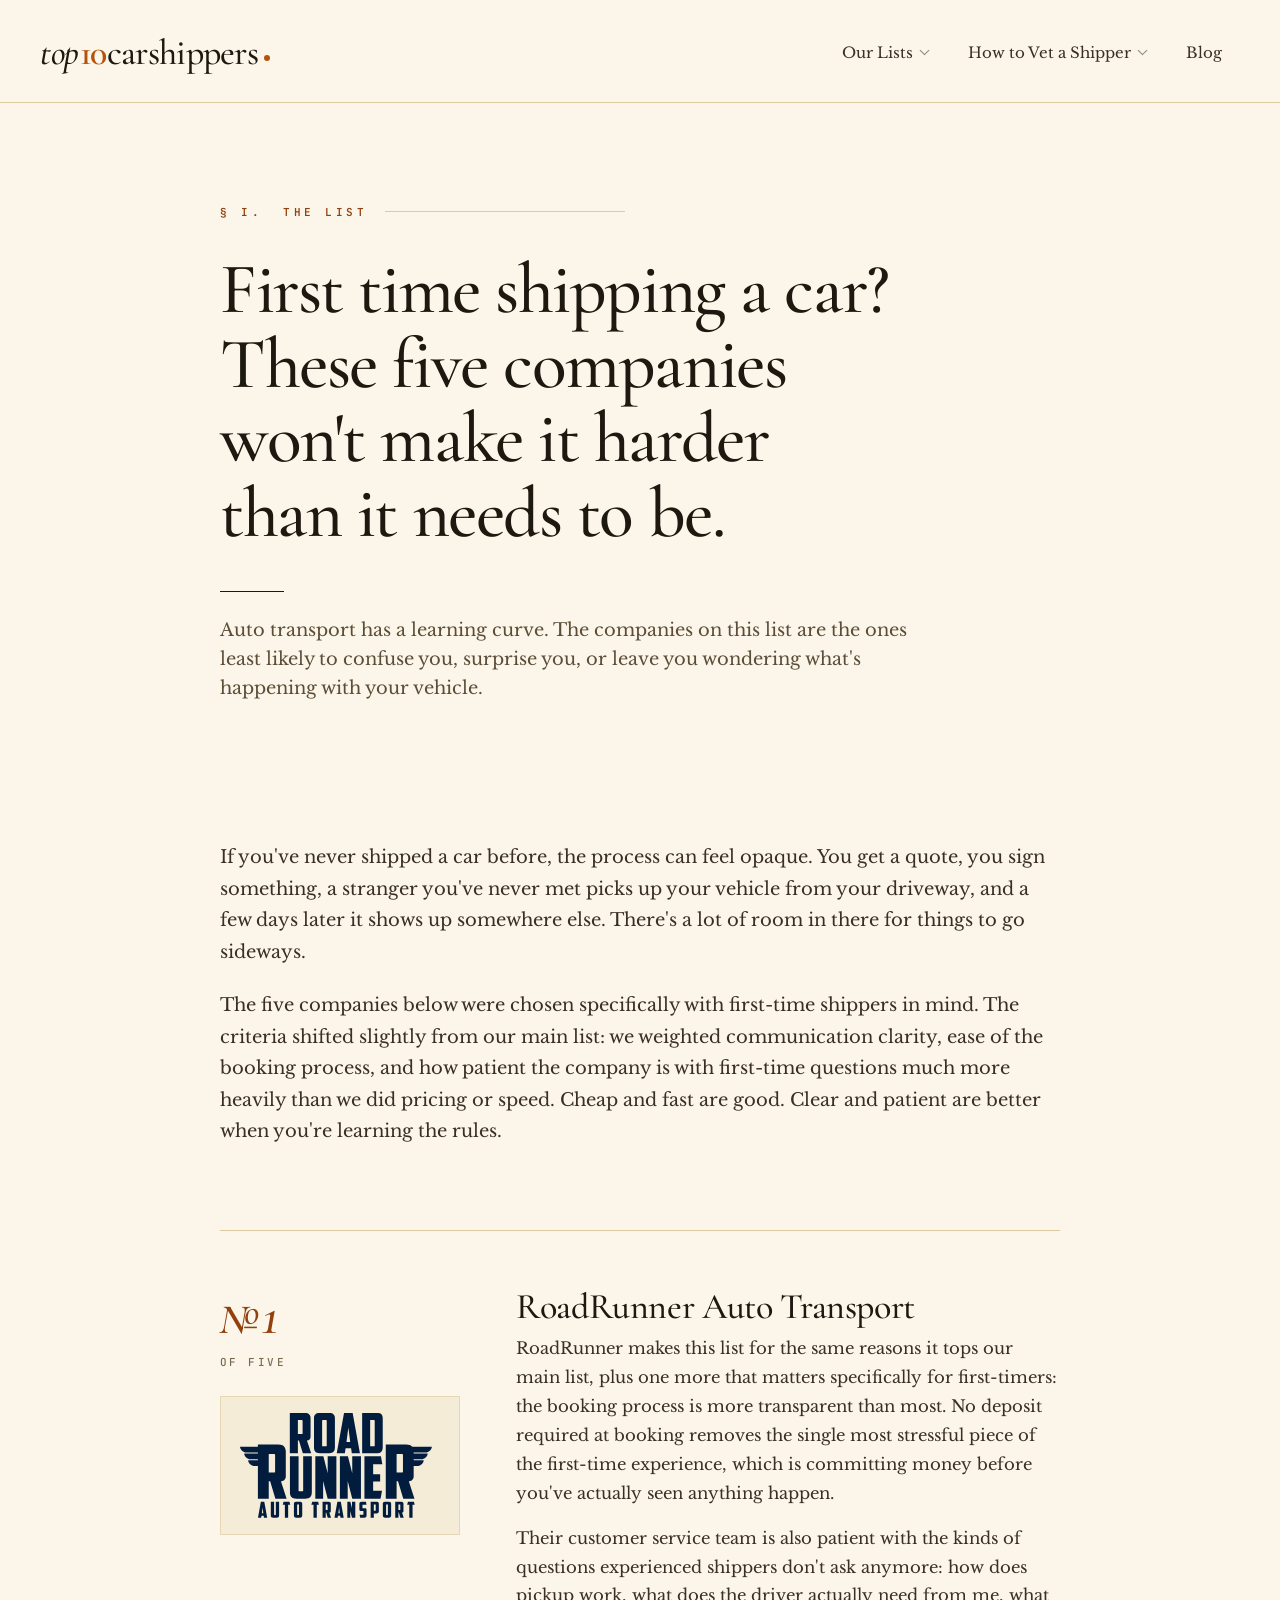
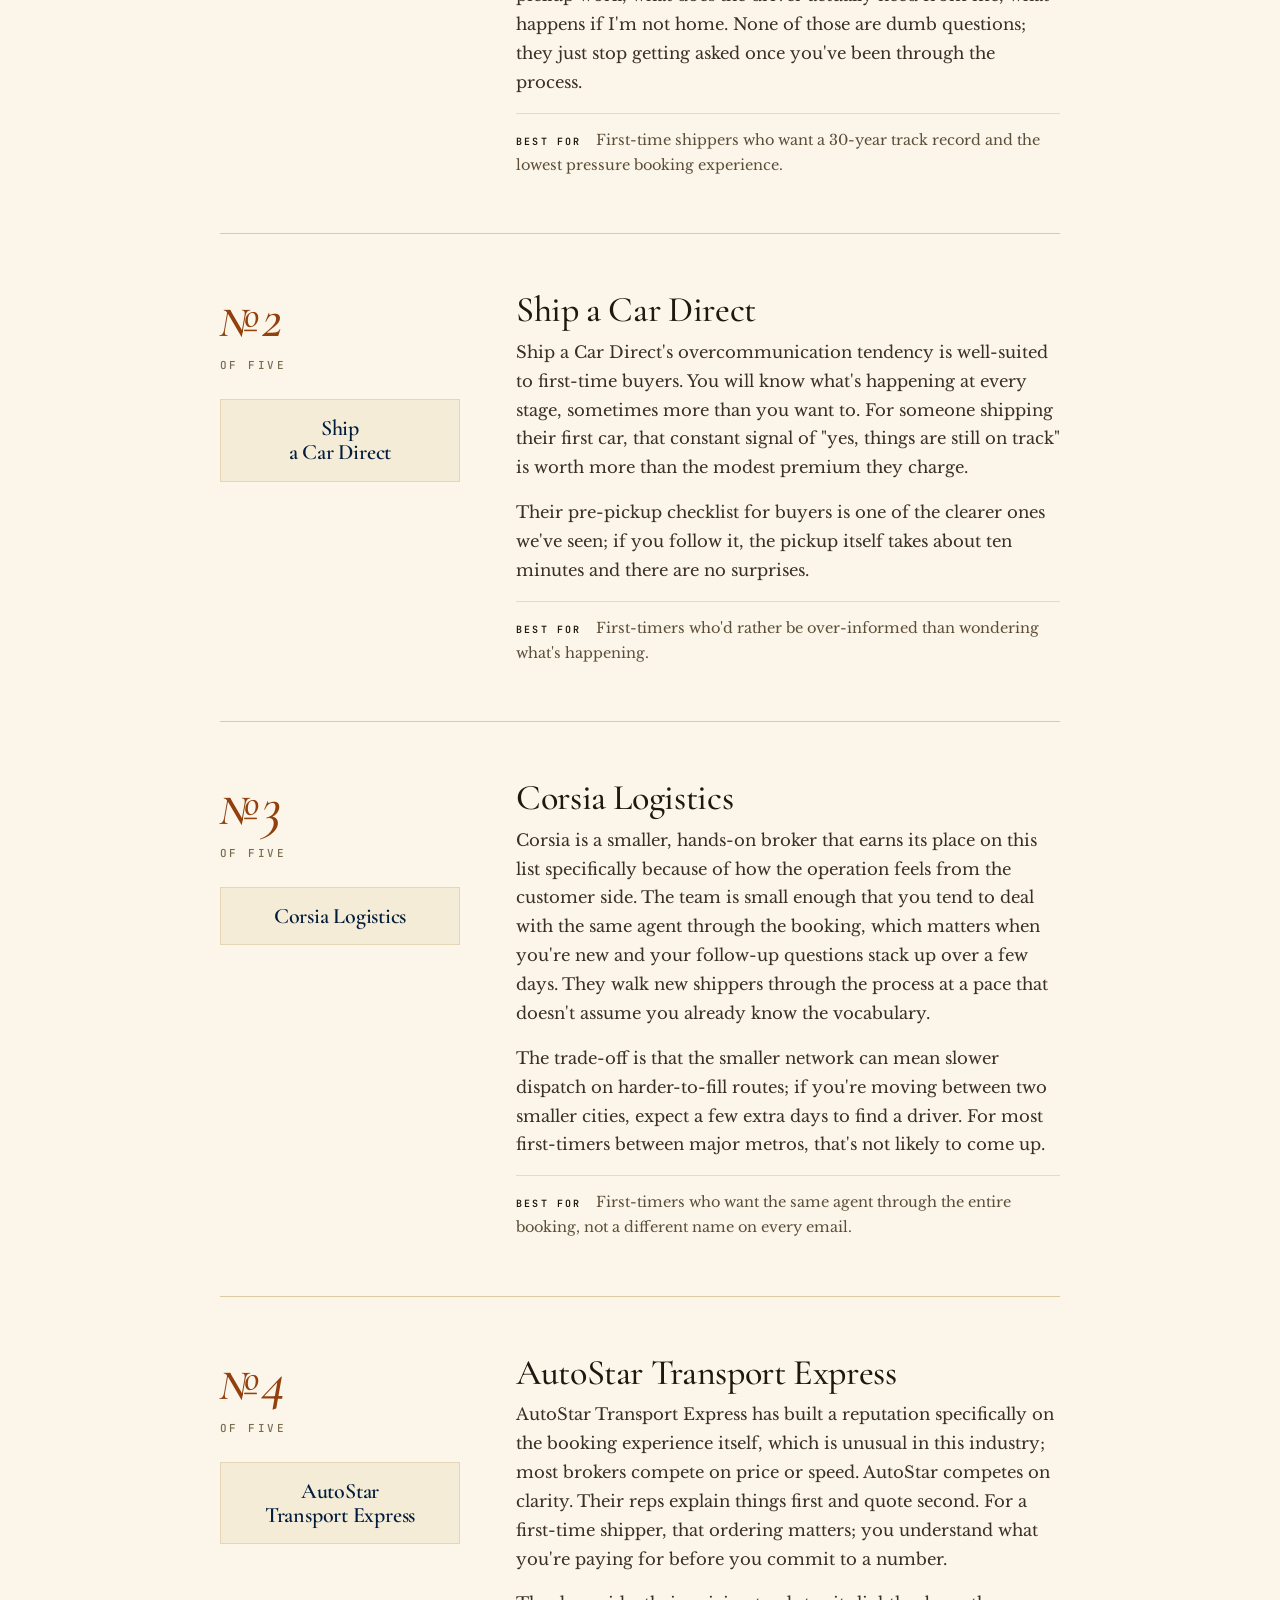
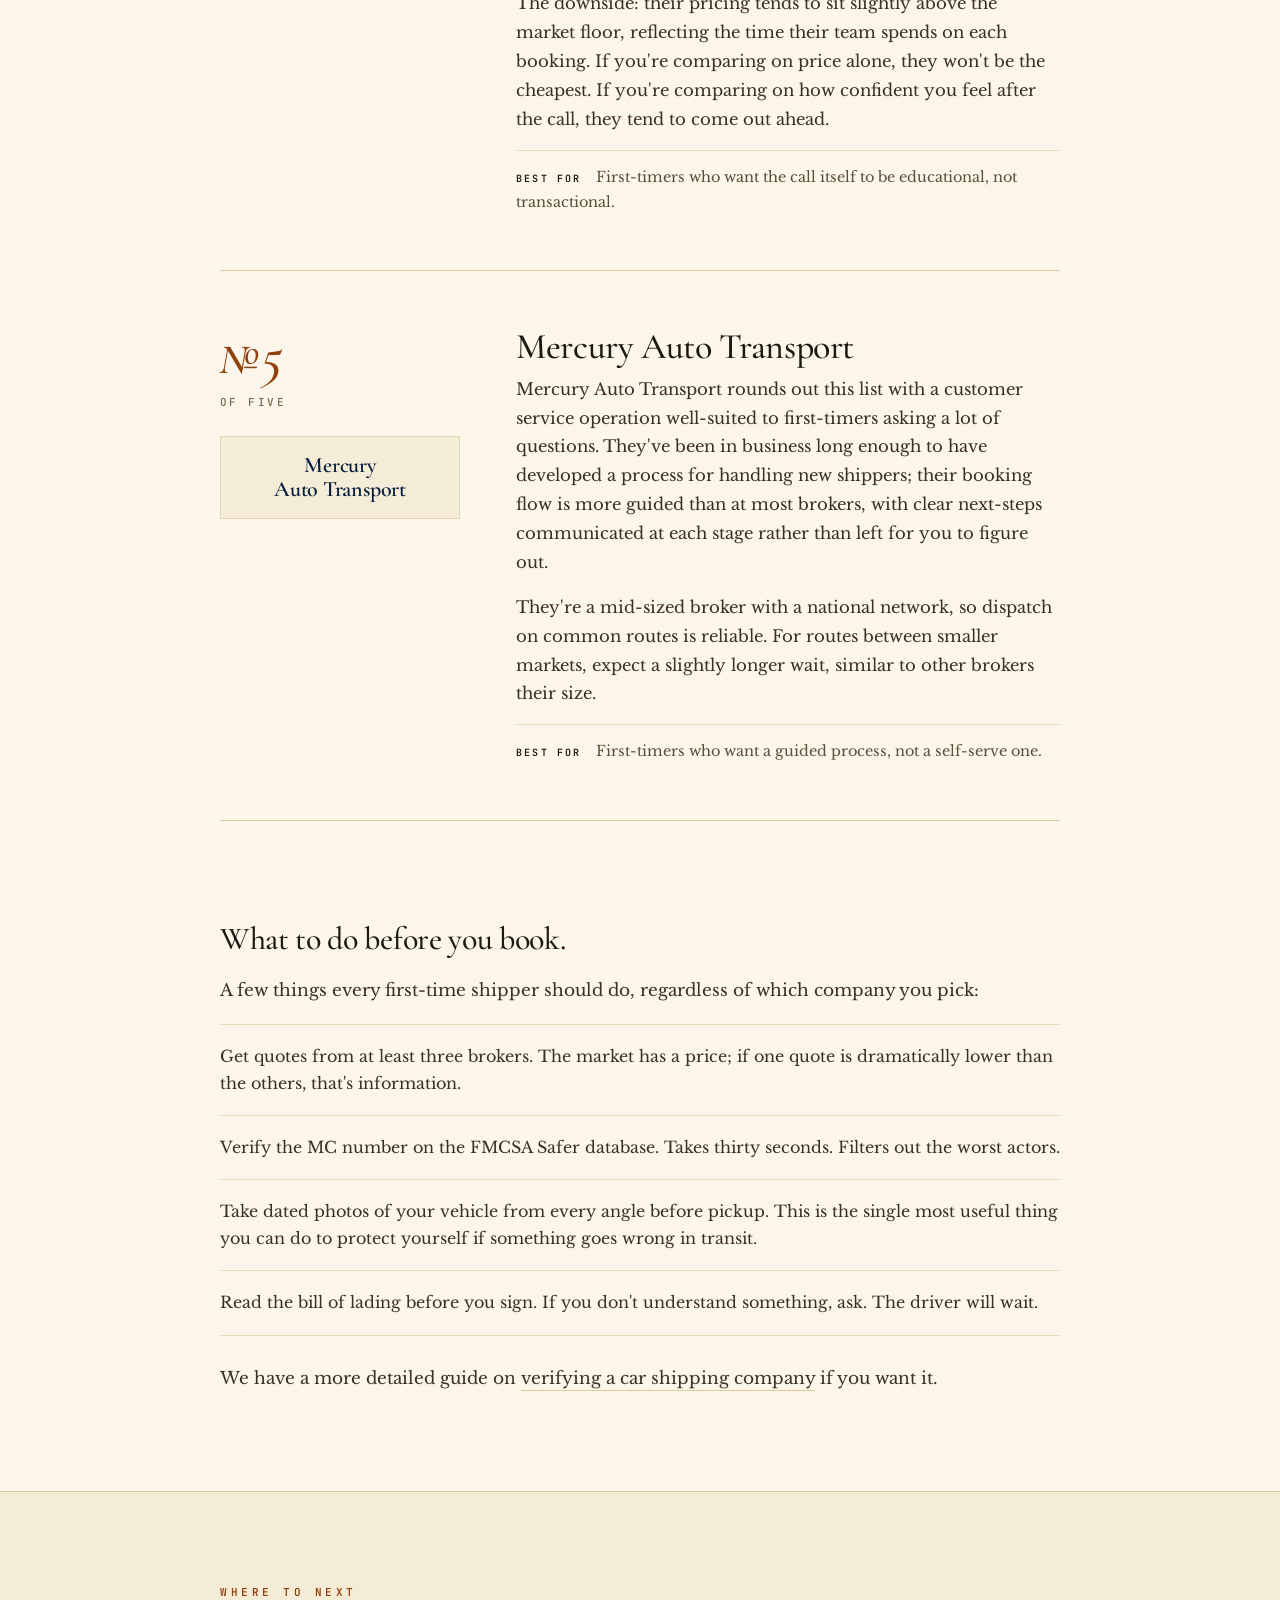
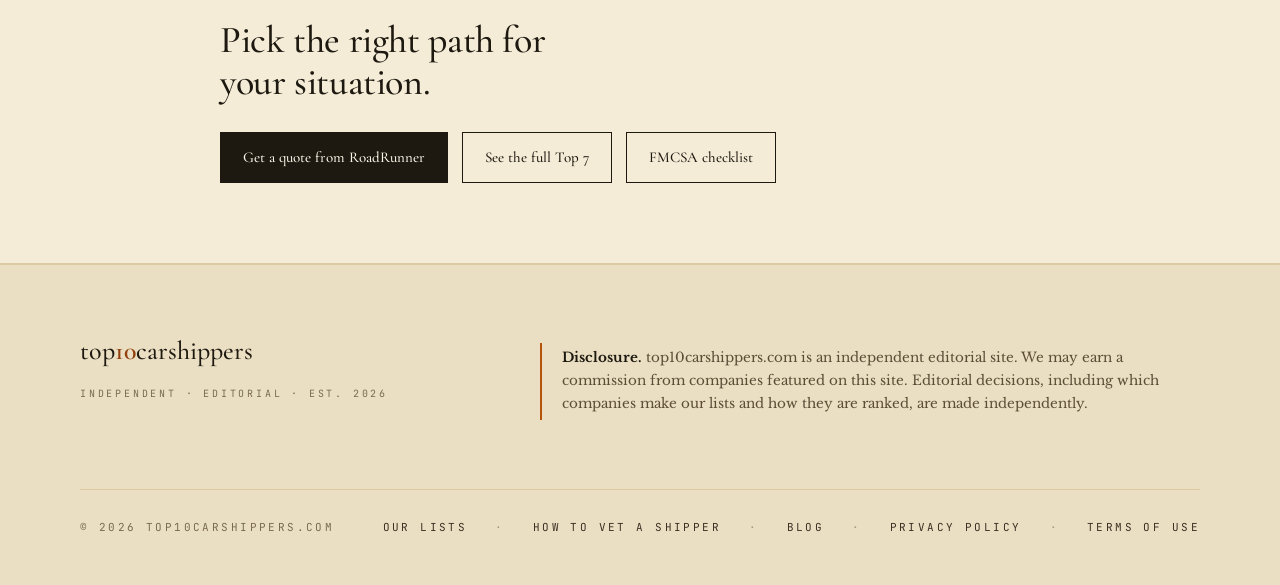
<file: best-for-first-time-shippers.html>
<!doctype html>
<html lang="en">
<head>
<meta charset="utf-8" />
<meta name="viewport" content="width=device-width,initial-scale=1" />
<link rel="icon" type="image/png" href="/favicon.png" />
<link rel="apple-touch-icon" href="/apple-touch-icon.png" />
<title>Best Car Shipping for First-Time Shippers | top10carshippers</title>
<meta name="description" content="If you've never shipped a car before, these five companies are the least likely to confuse you. Independent rankings." />
<link rel="preconnect" href="https://fonts.googleapis.com" />
<link rel="preconnect" href="https://fonts.gstatic.com" crossorigin />
<link href="https://fonts.googleapis.com/css2?family=Cormorant+Garamond:ital,wght@0,400;0,500;0,600;0,700;1,400;1,500;1,600&family=Libre+Baskerville:ital,wght@0,400;0,700;1,400&family=JetBrains+Mono:wght@400;500;600&display=swap" rel="stylesheet" />
<link rel="stylesheet" href="styles.css" />
<link rel="canonical" href="https://top10carshippers.com/best-for-first-time-shippers" />
<meta property="og:type" content="website" />
<meta property="og:site_name" content="top10carshippers" />
<meta property="og:title" content="Best Car Shipping for First-Time Shippers | top10carshippers" />
<meta property="og:description" content="If you've never shipped a car before, these five companies are the least likely to confuse you. Independent rankings." />
<meta property="og:url" content="https://top10carshippers.com/best-for-first-time-shippers" />
<meta name="twitter:card" content="summary" />
<script type="application/ld+json">
{
  "@context": "https://schema.org",
  "@graph": [
    {
      "@type": "Organization",
      "@id": "https://top10carshippers.com/#org",
      "name": "top10carshippers",
      "url": "https://top10carshippers.com/",
      "description": "Independent editorial site ranking car shipping companies."
    },
    {
      "@type": "WebSite",
      "@id": "https://top10carshippers.com/#website",
      "url": "https://top10carshippers.com/",
      "name": "top10carshippers",
      "publisher": {
        "@id": "https://top10carshippers.com/#org"
      }
    }
  ]
}
</script>
<script type="application/ld+json">
{
  "@context": "https://schema.org",
  "@type": "ItemList",
  "name": "Best Car Shipping for First-Time Shippers",
  "numberOfItems": 5,
  "itemListElement": [
    {
      "@type": "ListItem",
      "position": 1,
      "name": "RoadRunner Auto Transport",
      "url": "https://top10carshippers.com/roadrunner-auto-transport-review"
    },
    {
      "@type": "ListItem",
      "position": 2,
      "name": "Ship a Car Direct"
    },
    {
      "@type": "ListItem",
      "position": 3,
      "name": "Corsia Logistics"
    },
    {
      "@type": "ListItem",
      "position": 4,
      "name": "AutoStar Transport Express"
    },
    {
      "@type": "ListItem",
      "position": 5,
      "name": "Mercury Auto Transport"
    }
  ]
}
</script>
</head>
<body>
<header class="masthead">
  <div class="wrap mast-row">
    <a href="/" class="logo" aria-label="top10carshippers home">
      <span><span class="word-top">top</span><span class="word-ten">10</span><span class="word-rest">carshippers</span></span>
      <span class="dot" aria-hidden="true"></span>
    </a>
    <nav class="primary" id="primary-nav" aria-label="Primary">
      <div class="navitem" data-menu="lists" tabindex="0" role="button" aria-haspopup="true" aria-expanded="false">
        Our Lists
        <span class="caret" aria-hidden="true"></span>
        <div class="dropdown" role="menu">
          <a href="/top-7-car-shipping-companies.html" role="menuitem">Top 7 Car Shipping Companies</a>
          <a href="/best-for-first-time-shippers.html" role="menuitem">Best for First-Time Shippers</a>
          <a href="/best-for-cross-country.html" role="menuitem">Best for Cross-Country Moves</a>
        </div>
      </div>
      <div class="navitem" data-menu="vet" tabindex="0" role="button" aria-haspopup="true" aria-expanded="false">
        How to Vet a Shipper
        <span class="caret" aria-hidden="true"></span>
        <div class="dropdown" role="menu">
          <a href="/broker-vs-carrier.html" role="menuitem">Broker vs. Carrier</a>
          <a href="/fmcsa-checklist.html" role="menuitem">FMCSA Checklist</a>
          <a href="/verify-a-car-shipping-company.html" role="menuitem">How to Verify a Car Shipping Company</a>
          <a href="/common-auto-transport-scams.html" role="menuitem">Common Auto Transport Scams</a>
        </div>
      </div>
      <a href="/blog/" class="navitem">Blog</a>
    </nav>
  </div>
</header>
<section class="page-hero">
  <div class="narrow">
    <p class="kicker">§ I.  &nbsp;The List</p>
    <h1>First time shipping a car? These five companies won't make it harder than it needs to be.</h1>
    <p class="subhead">Auto transport has a learning curve. The companies on this list are the ones least likely to confuse you, surprise you, or leave you wondering what's happening with your vehicle.</p>
  </div>
</section>

<section class="intro-block">
  <div class="narrow">
    <p>If you've never shipped a car before, the process can feel opaque. You get a quote, you sign something, a stranger you've never met picks up your vehicle from your driveway, and a few days later it shows up somewhere else. There's a lot of room in there for things to go sideways.</p>
    <p>The five companies below were chosen specifically with first-time shippers in mind. The criteria shifted slightly from our main list: we weighted communication clarity, ease of the booking process, and how patient the company is with first-time questions much more heavily than we did pricing or speed. Cheap and fast are good. Clear and patient are better when you're learning the rules.</p>
  </div>
</section>

<section class="entries">
  <div class="narrow">
    <article class="entry">
      <div>
        <div class="entry-rank">№1<span class="num-of">of five</span></div>
        <div class="entry-mark"><svg xmlns="http://www.w3.org/2000/svg" viewBox="0 0 1604.19 839.84" role="img" aria-label="RoadRunner Auto Transport" style="width:100%;max-width:200px;height:auto;display:block;margin:0 auto;"><path d="M565.92,191.78c0,14.27-10.26,28.54-28.99,28.54l33.9,103.03h-66.9l-31.22-103.03h-8.47v103.03h-64.67V0h122.65c30.33,0,43.71,16.5,43.71,41.92v149.86ZM464.23,56.64v111.5h31.67c4.91,0,6.24-1.78,6.24-6.69V63.33c0-4.01-1.78-6.69-6.24-6.69h-31.67Z" fill="#021c3d" stroke-width="0"/><path d="M761.26,277.41c0,24.53-10.26,45.94-46.38,45.94h-74.93c-36.13,0-46.38-21.41-46.38-45.94V41.92c0-25.42,13.38-41.92,43.71-41.92h80.28c30.33,0,43.71,16.5,43.71,41.92v235.49ZM664.48,56.64c-4.46,0-5.8,2.23-5.8,6.24v197.13c0,4.91.89,6.69,6.24,6.69h24.53c5.35,0,6.24-1.78,6.24-6.69V62.89c0-4.01-1.34-6.24-5.8-6.24h-25.42Z" fill="#021c3d" stroke-width="0"/><path d="M846.9,283.21l-5.8,40.14h-65.12L834.41,0h69.13l58.43,323.35h-65.12l-5.8-40.14h-44.15ZM854.03,231.92h29.88l-14.72-114.62-15.16,114.62Z" fill="#021c3d" stroke-width="0"/><path d="M1144.82,273.4c0,35.68-13.38,49.95-50.4,49.95h-114.62V0h126.66c25.42,0,38.36,15.61,38.36,39.25v234.15ZM1044.02,56.64v210.07h30.33c5.35,0,6.24-1.78,6.24-6.69V62.89c0-4.01-1.34-6.24-5.8-6.24h-30.77Z" fill="#021c3d" stroke-width="0"/><path d="M367.29,509.85c0,19.2-13.8,38.4-39,38.4l45.6,138.6h-90l-42-138.6h-11.4v138.6h-87V251.85h165c40.8,0,58.8,22.2,58.8,56.4v201.6ZM230.49,328.05v150h42.6c6.6,0,8.4-2.4,8.4-9v-132c0-5.4-2.4-9-8.4-9h-42.6Z" fill="#021c3d" stroke-width="0"/><path d="M453.41,686.85c-38.84,0-52.88-14.98-52.88-52.42v-286.89h69.26v272.38c0,5.15.94,7.49,6.55,7.49h23.87c5.62,0,6.55-2.34,6.55-7.49v-272.38h69.26v286.89c0,37.44-14.04,52.42-52.88,52.42h-69.73Z" fill="#021c3d" stroke-width="0"/><path d="M604.1,347.55h64.58l34.63,136.19v-136.19h69.73v339.3h-69.73l-36.5-141.8v141.8h-62.71v-339.3Z" fill="#021c3d" stroke-width="0"/><path d="M801.13,347.55h64.58l34.63,136.19v-136.19h69.73v339.3h-69.73l-36.5-141.8v141.8h-62.71v-339.3Z" fill="#021c3d" stroke-width="0"/><path d="M998.15,347.55h131.98l11.7,63.18h-73.94v80.5h56.16v58.5h-56.16v73.94h71.14l-11.7,63.18h-129.17v-339.3Z" fill="#021c3d" stroke-width="0"/><path d="M1392.99,509.85c0,19.2-13.8,38.4-39,38.4l45.6,138.6h-90l-42-138.6h-11.4v138.6h-87V251.85h165c40.8,0,58.8,22.2,58.8,56.4v201.6ZM1256.19,328.05v150h42.6c6.6,0,8.4-2.4,8.4-9v-132c0-5.4-2.4-9-8.4-9h-42.6Z" fill="#021c3d" stroke-width="0"/><path d="M172.31,823.91l-2.3,15.93h-25.84l23.19-128.33h27.44l23.19,128.33h-25.84l-2.3-15.93h-17.52ZM175.14,803.55h11.86l-5.84-45.49-6.02,45.49Z" fill="#021c3d" stroke-width="0"/><path d="M267.18,839.84c-14.69,0-20-5.66-20-19.82v-108.5h26.2v103.01c0,1.95.35,2.83,2.48,2.83h9.03c2.12,0,2.48-.88,2.48-2.83v-103.01h26.2v108.5c0,14.16-5.31,19.82-20,19.82h-26.37Z" fill="#021c3d" stroke-width="0"/><path d="M396.92,711.51l6.37,23.9h-17.17v104.43h-26.2v-104.43h-17.17l6.73-23.9h47.44Z" fill="#021c3d" stroke-width="0"/><path d="M499.05,821.61c0,9.74-4.07,18.23-18.41,18.23h-29.74c-14.34,0-18.41-8.5-18.41-18.23v-93.46c0-10.09,5.31-16.64,17.35-16.64h31.86c12.04,0,17.35,6.55,17.35,16.64v93.46ZM460.64,733.99c-1.77,0-2.3.88-2.3,2.48v78.24c0,1.95.35,2.65,2.48,2.65h9.74c2.12,0,2.48-.71,2.48-2.65v-78.24c0-1.59-.53-2.48-2.3-2.48h-10.09Z" fill="#021c3d" stroke-width="0"/><path d="M626.67,711.51l6.37,23.9h-17.17v104.43h-26.2v-104.43h-17.17l6.73-23.9h47.44Z" fill="#021c3d" stroke-width="0"/><path d="M728.26,787.62c0,5.66-4.07,11.33-11.51,11.33l13.45,40.89h-26.55l-12.39-40.89h-3.36v40.89h-25.67v-128.33h48.67c12.04,0,17.35,6.55,17.35,16.64v59.47ZM687.91,733.99v44.25h12.57c1.95,0,2.48-.71,2.48-2.66v-38.94c0-1.59-.71-2.65-2.48-2.65h-12.57Z" fill="#021c3d" stroke-width="0"/><path d="M785.96,823.91l-2.3,15.93h-25.84l23.19-128.33h27.44l23.19,128.33h-25.84l-2.3-15.93h-17.52ZM788.8,803.55h11.86l-5.84-45.49-6.02,45.49Z" fill="#021c3d" stroke-width="0"/><path d="M860.84,711.51h24.43l13.1,51.51v-51.51h26.37v128.33h-26.37l-13.81-53.63v53.63h-23.72v-128.33Z" fill="#021c3d" stroke-width="0"/><path d="M963.85,839.84l-4.6-23.9h27.61c2.3,0,3.01-.71,3.01-2.65v-23.36c0-3.54-1.24-3.72-4.78-3.72h-13.28c-7.61,0-14.34-1.77-14.34-14.51v-43.54c0-10.09,5.31-16.64,17.35-16.64h35.4l4.42,23.9h-29.03c-2.12,0-3.19.88-3.19,2.83v23.36c0,2.65,1.24,3.36,3.89,3.36h16.11c8.14,0,12.74,3.54,12.74,13.1v42.3c0,14.16-4.96,19.47-19.65,19.47h-31.68Z" fill="#021c3d" stroke-width="0"/><path d="M1098.37,711.51c10.09,0,15.22,6.2,15.22,15.58v61.42c0,9.73-3.89,17.17-18.23,17.17h-21.95v34.16h-25.49v-128.33h50.45ZM1073.41,733.99v50.45h12.74c2.12,0,2.48-.71,2.48-2.66v-45.31c0-1.59-.53-2.48-2.3-2.48h-12.92Z" fill="#021c3d" stroke-width="0"/><path d="M1212.35,821.61c0,9.74-4.07,18.23-18.41,18.23h-29.74c-14.34,0-18.41-8.5-18.41-18.23v-93.46c0-10.09,5.31-16.64,17.35-16.64h31.86c12.04,0,17.35,6.55,17.35,16.64v93.46ZM1173.94,733.99c-1.77,0-2.3.88-2.3,2.48v78.24c0,1.95.35,2.65,2.48,2.65h9.74c2.12,0,2.48-.71,2.48-2.65v-78.24c0-1.59-.53-2.48-2.3-2.48h-10.09Z" fill="#021c3d" stroke-width="0"/><path d="M1311.12,787.62c0,5.66-4.07,11.33-11.5,11.33l13.45,40.89h-26.55l-12.39-40.89h-3.36v40.89h-25.67v-128.33h48.68c12.04,0,17.35,6.55,17.35,16.64v59.47ZM1270.76,733.99v44.25h12.57c1.95,0,2.48-.71,2.48-2.66v-38.94c0-1.59-.71-2.65-2.48-2.65h-12.57Z" fill="#021c3d" stroke-width="0"/><path d="M1394.84,711.51l6.37,23.9h-17.17v104.43h-26.2v-104.43h-17.17l6.73-23.9h47.44Z" fill="#021c3d" stroke-width="0"/><path d="M1538.83,271.25c-2.67,26.06-24.75,46.45-51.51,46.45h-190.67v-46.45h242.18Z" fill="#021c3d" stroke-width="0"/><path d="M1454.25,371.48h-128.6v-46.45h180.1c-2.67,26.06-24.75,46.45-51.51,46.45Z" fill="#021c3d" stroke-width="0"/><path d="M1422.18,425.25h-66.52v-46.45h118.03c-2.67,26.06-24.75,46.45-51.51,46.45Z" fill="#021c3d" stroke-width="0"/><path d="M0,271.25c2.67,26.06,24.75,46.45,51.51,46.45h190.67s0-46.45,0-46.45H0Z" fill="#021c3d" stroke-width="0"/><path d="M84.58,371.48h128.6s0-46.45,0-46.45H33.07c2.67,26.06,24.75,46.45,51.51,46.45Z" fill="#021c3d" stroke-width="0"/><path d="M116.65,425.25h66.52s0-46.45,0-46.45h-118.03c2.67,26.06,24.75,46.45,51.51,46.45Z" fill="#021c3d" stroke-width="0"/></svg></div>
      </div>
      <div class="entry-content">
        
        <h2>RoadRunner Auto Transport</h2>
        <p>RoadRunner makes this list for the same reasons it tops our main list, plus one more that matters specifically for first-timers: the booking process is more transparent than most. No deposit required at booking removes the single most stressful piece of the first-time experience, which is committing money before you've actually seen anything happen.</p>
          <p>Their customer service team is also patient with the kinds of questions experienced shippers don't ask anymore: how does pickup work, what does the driver actually need from me, what happens if I'm not home. None of those are dumb questions; they just stop getting asked once you've been through the process.</p>
        <div class="best-for"><strong>Best for</strong>First-time shippers who want a 30-year track record and the lowest pressure booking experience.</div>
      </div>
    </article>
    <article class="entry">
      <div>
        <div class="entry-rank">№2<span class="num-of">of five</span></div>
        <div class="entry-mark"><div class="wordmark">Ship<span class="word2">a Car Direct</span></div></div>
      </div>
      <div class="entry-content">
        
        <h2>Ship a Car Direct</h2>
        <p>Ship a Car Direct's overcommunication tendency is well-suited to first-time buyers. You will know what's happening at every stage, sometimes more than you want to. For someone shipping their first car, that constant signal of "yes, things are still on track" is worth more than the modest premium they charge.</p>
          <p>Their pre-pickup checklist for buyers is one of the clearer ones we've seen; if you follow it, the pickup itself takes about ten minutes and there are no surprises.</p>
        <div class="best-for"><strong>Best for</strong>First-timers who'd rather be over-informed than wondering what's happening.</div>
      </div>
    </article>
    <article class="entry">
      <div>
        <div class="entry-rank">№3<span class="num-of">of five</span></div>
        <div class="entry-mark"><div class="wordmark">Corsia Logistics</div></div>
      </div>
      <div class="entry-content">
        
        <h2>Corsia Logistics</h2>
        <p>Corsia is a smaller, hands-on broker that earns its place on this list specifically because of how the operation feels from the customer side. The team is small enough that you tend to deal with the same agent through the booking, which matters when you're new and your follow-up questions stack up over a few days. They walk new shippers through the process at a pace that doesn't assume you already know the vocabulary.</p>
          <p>The trade-off is that the smaller network can mean slower dispatch on harder-to-fill routes; if you're moving between two smaller cities, expect a few extra days to find a driver. For most first-timers between major metros, that's not likely to come up.</p>
        <div class="best-for"><strong>Best for</strong>First-timers who want the same agent through the entire booking, not a different name on every email.</div>
      </div>
    </article>
    <article class="entry">
      <div>
        <div class="entry-rank">№4<span class="num-of">of five</span></div>
        <div class="entry-mark"><div class="wordmark">AutoStar<span class="word2">Transport Express</span></div></div>
      </div>
      <div class="entry-content">
        
        <h2>AutoStar Transport Express</h2>
        <p>AutoStar Transport Express has built a reputation specifically on the booking experience itself, which is unusual in this industry; most brokers compete on price or speed. AutoStar competes on clarity. Their reps explain things first and quote second. For a first-time shipper, that ordering matters; you understand what you're paying for before you commit to a number.</p>
          <p>The downside: their pricing tends to sit slightly above the market floor, reflecting the time their team spends on each booking. If you're comparing on price alone, they won't be the cheapest. If you're comparing on how confident you feel after the call, they tend to come out ahead.</p>
        <div class="best-for"><strong>Best for</strong>First-timers who want the call itself to be educational, not transactional.</div>
      </div>
    </article>
    <article class="entry">
      <div>
        <div class="entry-rank">№5<span class="num-of">of five</span></div>
        <div class="entry-mark"><div class="wordmark">Mercury<span class="word2">Auto Transport</span></div></div>
      </div>
      <div class="entry-content">
        
        <h2>Mercury Auto Transport</h2>
        <p>Mercury Auto Transport rounds out this list with a customer service operation well-suited to first-timers asking a lot of questions. They've been in business long enough to have developed a process for handling new shippers; their booking flow is more guided than at most brokers, with clear next-steps communicated at each stage rather than left for you to figure out.</p>
          <p>They're a mid-sized broker with a national network, so dispatch on common routes is reliable. For routes between smaller markets, expect a slightly longer wait, similar to other brokers their size.</p>
        <div class="best-for"><strong>Best for</strong>First-timers who want a guided process, not a self-serve one.</div>
      </div>
    </article>
  </div>
</section>

<section class="closing-block">
  <div class="narrow">
    <h2 class="h2">What to do before you book.</h2>
    <p>A few things every first-time shipper should do, regardless of which company you pick:</p>
    <ul>
      <li>Get quotes from at least three brokers. The market has a price; if one quote is dramatically lower than the others, that's information.</li>
      <li>Verify the MC number on the FMCSA Safer database. Takes thirty seconds. Filters out the worst actors.</li>
      <li>Take dated photos of your vehicle from every angle before pickup. This is the single most useful thing you can do to protect yourself if something goes wrong in transit.</li>
      <li>Read the bill of lading before you sign. If you don't understand something, ask. The driver will wait.</li>
    </ul>
    <p>We have a more detailed guide on <a href="/verify-a-car-shipping-company.html" style="border-bottom:1px solid var(--rule);padding-bottom:1px;">verifying a car shipping company</a> if you want it.</p>
  </div>
</section>

<section class="cta-block">
  <div class="narrow">
    <p class="label">Where to next</p>
    <h2>Pick the right path for your situation.</h2>
    <div class="cta-row">
      <a href="https://www.roadrunnerautotransport.com" class="cta-btn primary">Get a quote from RoadRunner</a>
      <a href="/top-7-car-shipping-companies.html" class="cta-btn">See the full Top 7</a>
      <a href="/fmcsa-checklist.html" class="cta-btn">FMCSA checklist</a>
    </div>
  </div>
</section>
<footer class="site-foot">
  <div class="wrap">
    <div class="foot-grid">
      <div>
        <div class="foot-logo"><span style="font-style:italic;">top</span><span class="word-ten">10</span>carshippers</div>
        <div class="foot-tag">Independent · Editorial · Est. 2026</div>
      </div>
      <p class="disclosure">
        <strong>Disclosure.</strong> top10carshippers.com is an independent editorial site. We may earn a commission from companies featured on this site. Editorial decisions, including which companies make our lists and how they are ranked, are made independently.
      </p>
    </div>
    <div class="foot-bottom">
      <div>© 2026 top10carshippers.com</div>
      <nav class="foot-nav" aria-label="Footer">
        <a href="/top-7-car-shipping-companies.html">Our Lists</a>
        <span class="sep">·</span>
        <a href="/broker-vs-carrier.html">How to Vet a Shipper</a>
        <span class="sep">·</span>
        <a href="/blog/">Blog</a>
        <span class="sep">·</span>
        <a href="/privacy-policy.html">Privacy Policy</a>
        <span class="sep">·</span>
        <a href="/terms-of-use.html">Terms of Use</a>
      </nav>
    </div>
  </div>
</footer>
<script>
  (function() {
    const items = document.querySelectorAll('nav.primary > .navitem[data-menu]');
    items.forEach(item => {
      const open = () => {
        items.forEach(o => o !== item && o.classList.remove('open'));
        item.classList.add('open');
        item.setAttribute('aria-expanded', 'true');
      };
      const close = () => { item.classList.remove('open'); item.setAttribute('aria-expanded', 'false'); };
      item.addEventListener('click', (e) => { e.stopPropagation(); item.classList.contains('open') ? close() : open(); });
      item.addEventListener('mouseenter', open);
      item.addEventListener('mouseleave', close);
      item.addEventListener('keydown', (e) => {
        if (e.key === 'Enter' || e.key === ' ') { e.preventDefault(); item.classList.contains('open') ? close() : open(); }
        if (e.key === 'Escape') close();
      });
    });
    document.addEventListener('click', () => items.forEach(i => i.classList.remove('open')));
  })();
</script>
</body>
</html>
</file>
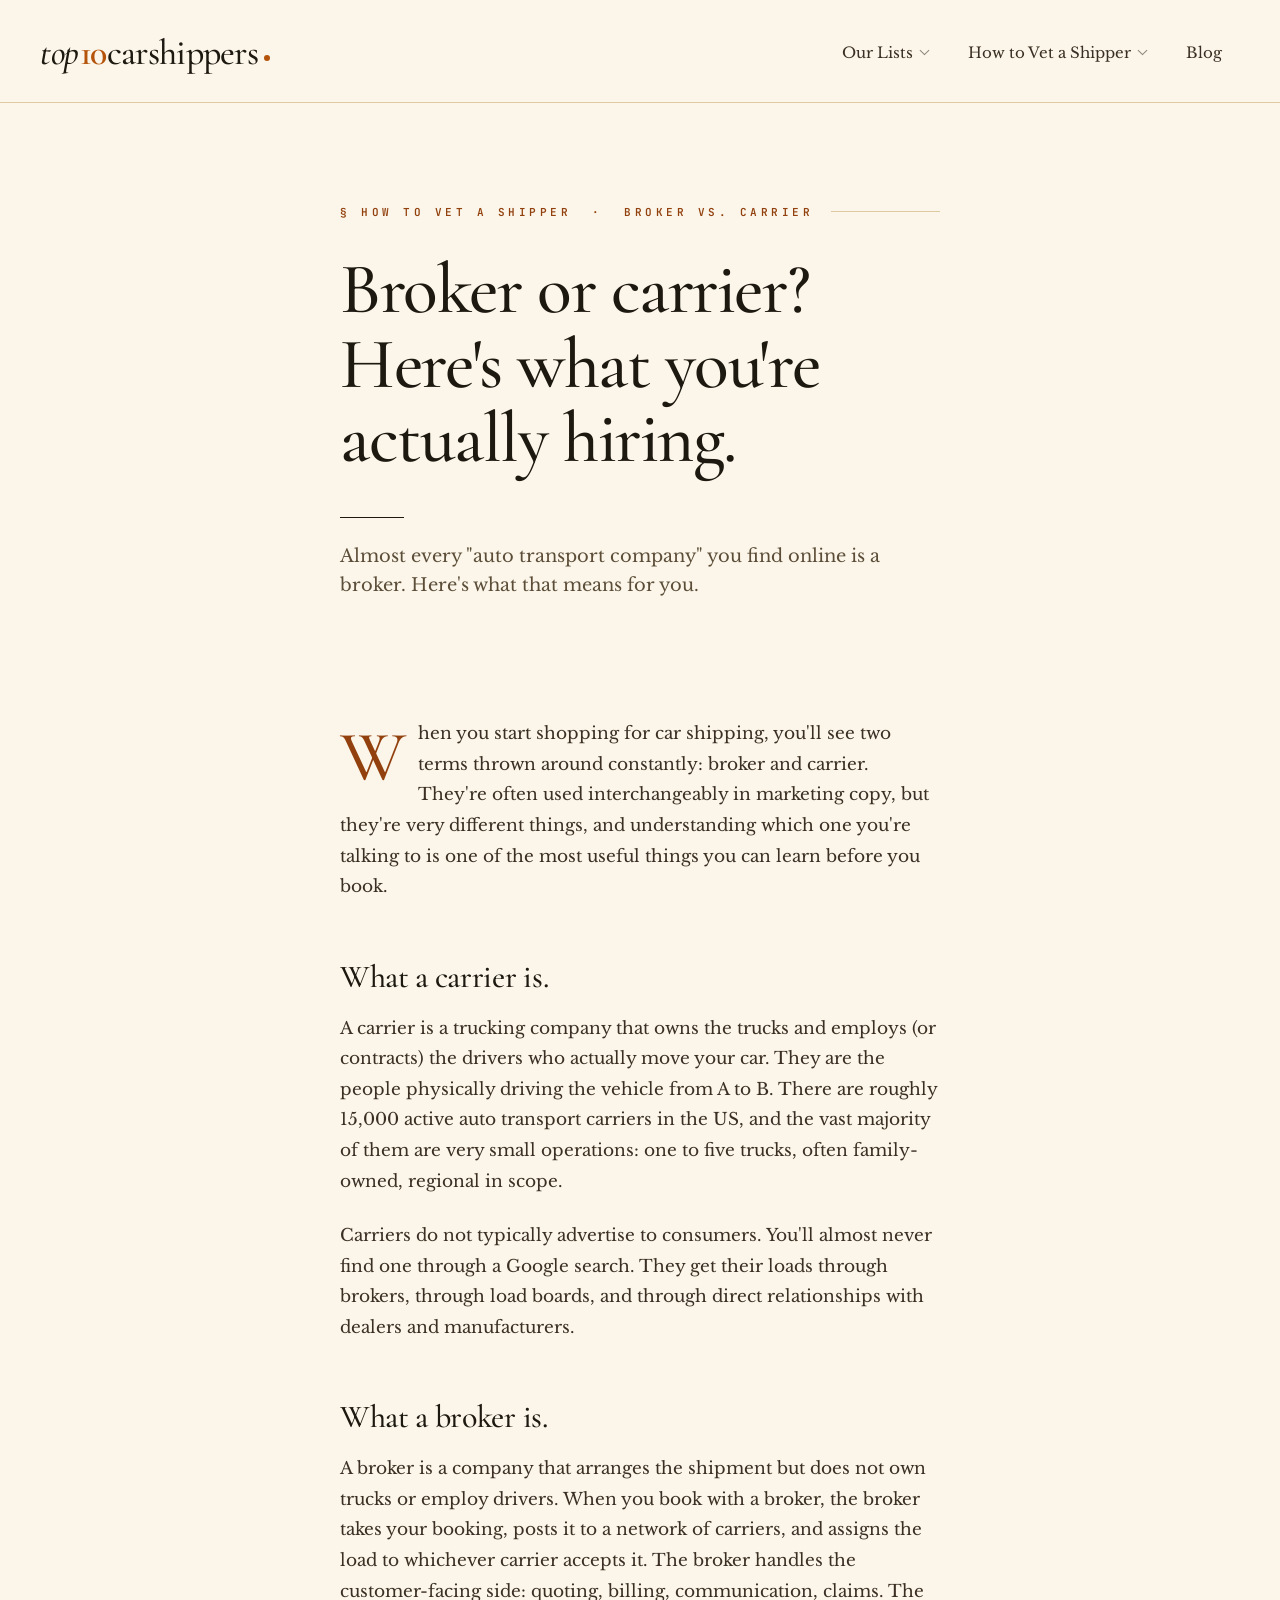
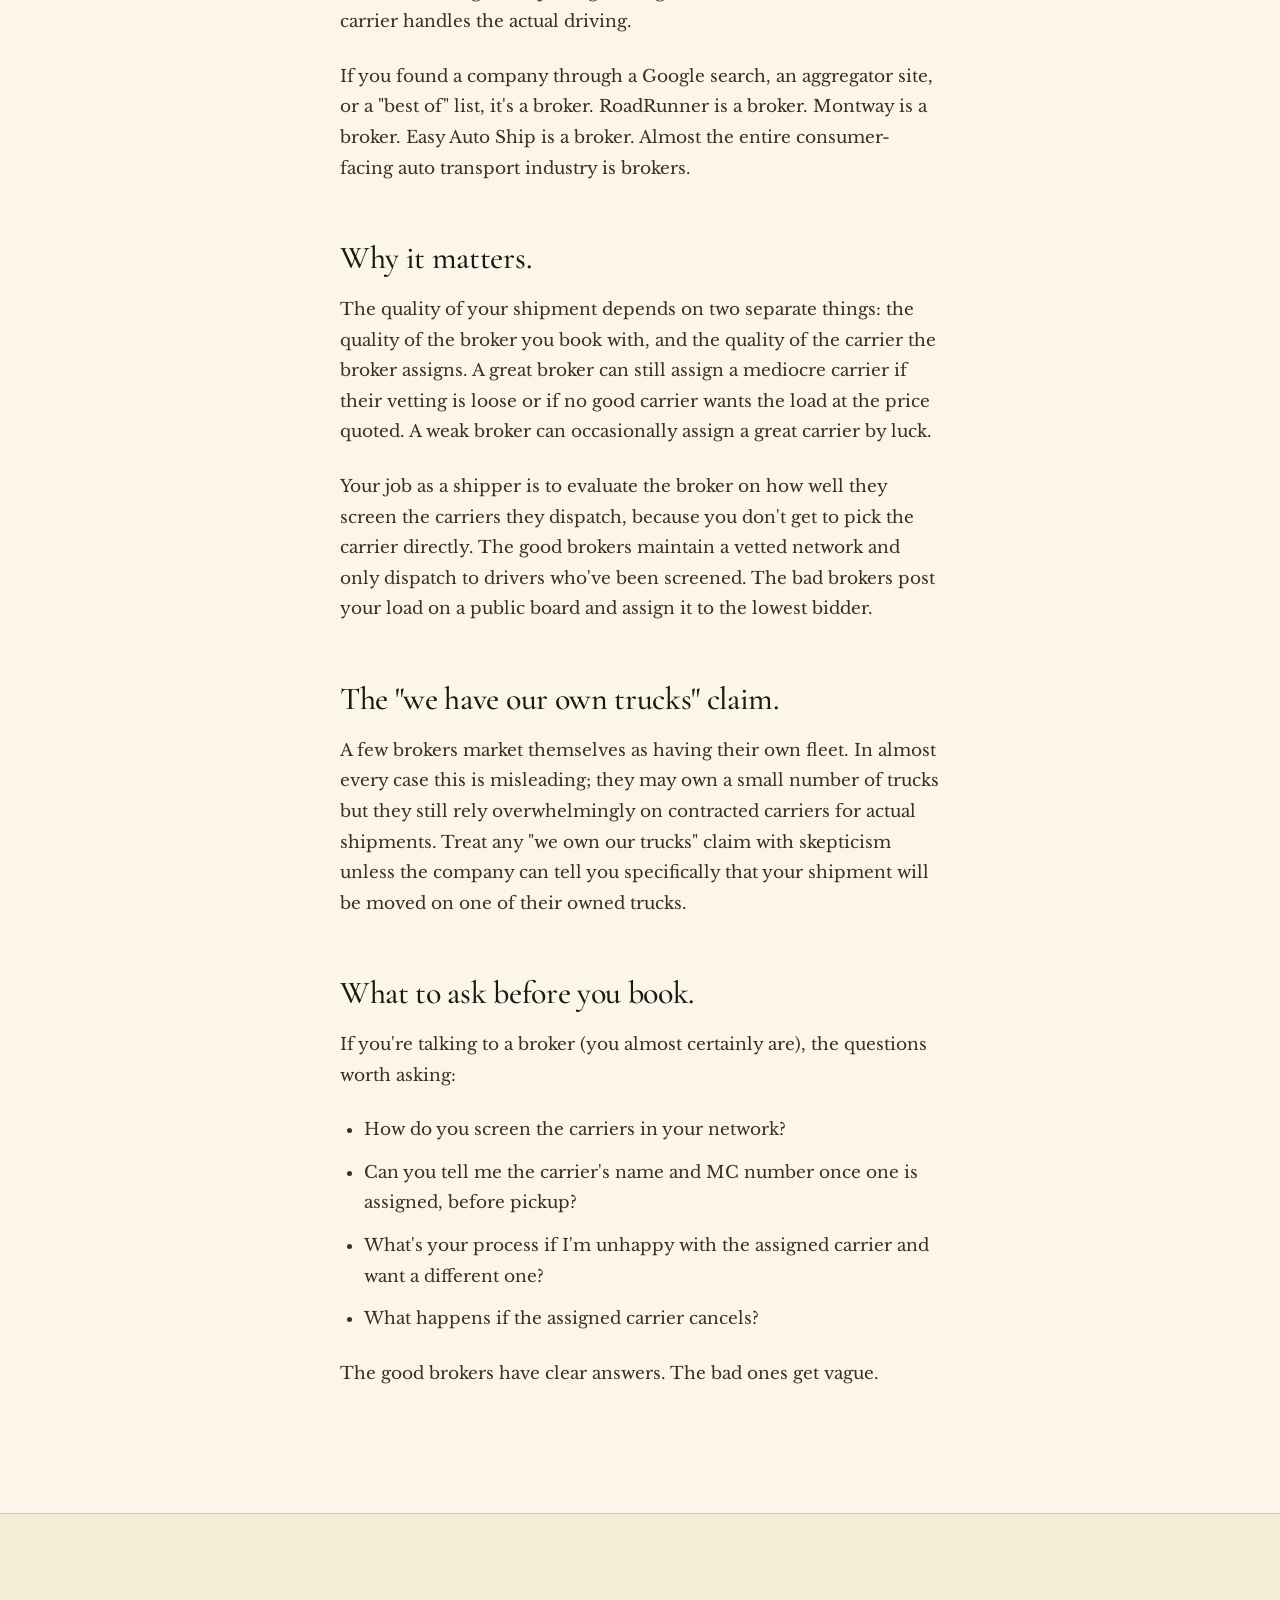
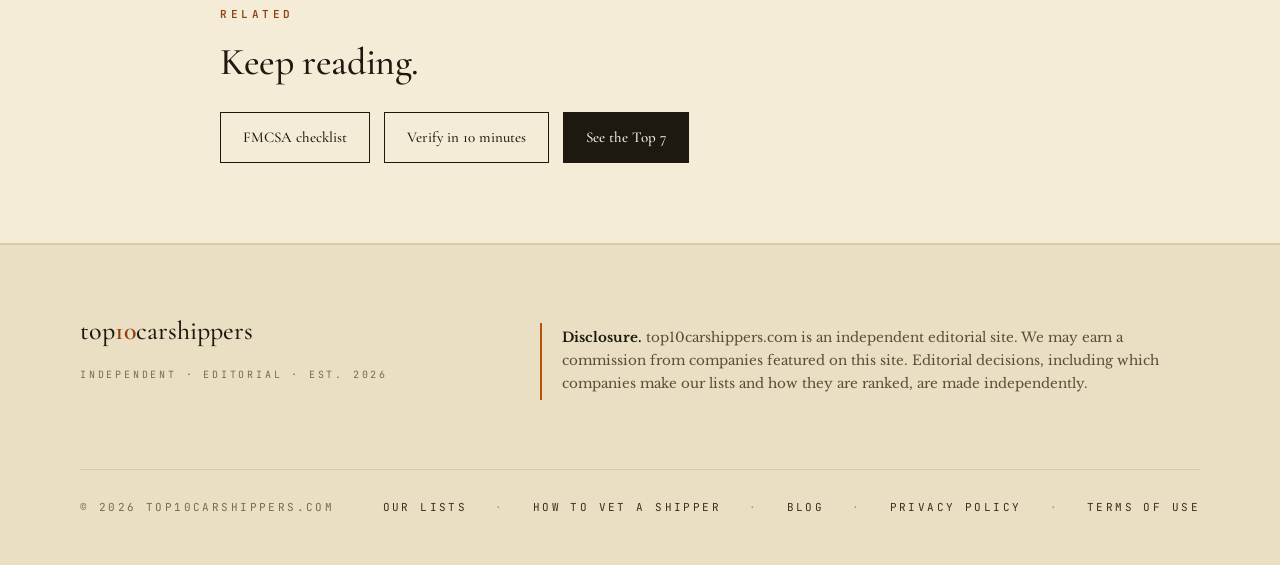
<file: broker-vs-carrier.html>
<!doctype html>
<html lang="en">
<head>
<meta charset="utf-8" />
<meta name="viewport" content="width=device-width,initial-scale=1" />
<link rel="icon" type="image/png" href="/favicon.png" />
<link rel="apple-touch-icon" href="/apple-touch-icon.png" />
<title>Broker vs. Carrier: What's the Difference? | top10carshippers</title>
<meta name="description" content="Almost every auto transport company you find online is a broker, not a carrier. Here's what that distinction means for your shipment." />
<link rel="preconnect" href="https://fonts.googleapis.com" />
<link rel="preconnect" href="https://fonts.gstatic.com" crossorigin />
<link href="https://fonts.googleapis.com/css2?family=Cormorant+Garamond:ital,wght@0,400;0,500;0,600;0,700;1,400;1,500;1,600&family=Libre+Baskerville:ital,wght@0,400;0,700;1,400&family=JetBrains+Mono:wght@400;500;600&display=swap" rel="stylesheet" />
<link rel="stylesheet" href="styles.css" />
<link rel="canonical" href="https://top10carshippers.com/broker-vs-carrier" />
<meta property="og:type" content="website" />
<meta property="og:site_name" content="top10carshippers" />
<meta property="og:title" content="Broker vs. Carrier: What's the Difference? | top10carshippers" />
<meta property="og:description" content="Almost every auto transport company you find online is a broker, not a carrier. Here's what that distinction means for your shipment." />
<meta property="og:url" content="https://top10carshippers.com/broker-vs-carrier" />
<meta name="twitter:card" content="summary" />
<script type="application/ld+json">
{
  "@context": "https://schema.org",
  "@graph": [
    {
      "@type": "Organization",
      "@id": "https://top10carshippers.com/#org",
      "name": "top10carshippers",
      "url": "https://top10carshippers.com/",
      "description": "Independent editorial site ranking car shipping companies."
    },
    {
      "@type": "WebSite",
      "@id": "https://top10carshippers.com/#website",
      "url": "https://top10carshippers.com/",
      "name": "top10carshippers",
      "publisher": {
        "@id": "https://top10carshippers.com/#org"
      }
    }
  ]
}
</script>
</head>
<body>
<header class="masthead">
  <div class="wrap mast-row">
    <a href="/" class="logo" aria-label="top10carshippers home">
      <span><span class="word-top">top</span><span class="word-ten">10</span><span class="word-rest">carshippers</span></span>
      <span class="dot" aria-hidden="true"></span>
    </a>
    <nav class="primary" id="primary-nav" aria-label="Primary">
      <div class="navitem" data-menu="lists" tabindex="0" role="button" aria-haspopup="true" aria-expanded="false">
        Our Lists
        <span class="caret" aria-hidden="true"></span>
        <div class="dropdown" role="menu">
          <a href="/top-7-car-shipping-companies.html" role="menuitem">Top 7 Car Shipping Companies</a>
          <a href="/best-for-first-time-shippers.html" role="menuitem">Best for First-Time Shippers</a>
          <a href="/best-for-cross-country.html" role="menuitem">Best for Cross-Country Moves</a>
        </div>
      </div>
      <div class="navitem" data-menu="vet" tabindex="0" role="button" aria-haspopup="true" aria-expanded="false">
        How to Vet a Shipper
        <span class="caret" aria-hidden="true"></span>
        <div class="dropdown" role="menu">
          <a href="/broker-vs-carrier.html" role="menuitem">Broker vs. Carrier</a>
          <a href="/fmcsa-checklist.html" role="menuitem">FMCSA Checklist</a>
          <a href="/verify-a-car-shipping-company.html" role="menuitem">How to Verify a Car Shipping Company</a>
          <a href="/common-auto-transport-scams.html" role="menuitem">Common Auto Transport Scams</a>
        </div>
      </div>
      <a href="/blog/" class="navitem">Blog</a>
    </nav>
  </div>
</header>
<section class="page-hero">
  <div class="article-narrow">
    <p class="kicker">§ How to Vet a Shipper  &nbsp;·&nbsp; Broker vs. Carrier</p>
    <h1>Broker or carrier? Here's what you're actually hiring.</h1>
    <p class="subhead">Almost every "auto transport company" you find online is a broker. Here's what that means for you.</p>
  </div>
</section>

<section class="article-body">
  <div class="article-narrow">
    <p>When you start shopping for car shipping, you'll see two terms thrown around constantly: broker and carrier. They're often used interchangeably in marketing copy, but they're very different things, and understanding which one you're talking to is one of the most useful things you can learn before you book.</p>

    <h2>What a carrier is.</h2>
    <p>A carrier is a trucking company that owns the trucks and employs (or contracts) the drivers who actually move your car. They are the people physically driving the vehicle from A to B. There are roughly 15,000 active auto transport carriers in the US, and the vast majority of them are very small operations: one to five trucks, often family-owned, regional in scope.</p>
    <p>Carriers do not typically advertise to consumers. You'll almost never find one through a Google search. They get their loads through brokers, through load boards, and through direct relationships with dealers and manufacturers.</p>

    <h2>What a broker is.</h2>
    <p>A broker is a company that arranges the shipment but does not own trucks or employ drivers. When you book with a broker, the broker takes your booking, posts it to a network of carriers, and assigns the load to whichever carrier accepts it. The broker handles the customer-facing side: quoting, billing, communication, claims. The carrier handles the actual driving.</p>
    <p>If you found a company through a Google search, an aggregator site, or a "best of" list, it's a broker. RoadRunner is a broker. Montway is a broker. Easy Auto Ship is a broker. Almost the entire consumer-facing auto transport industry is brokers.</p>

    <h2>Why it matters.</h2>
    <p>The quality of your shipment depends on two separate things: the quality of the broker you book with, and the quality of the carrier the broker assigns. A great broker can still assign a mediocre carrier if their vetting is loose or if no good carrier wants the load at the price quoted. A weak broker can occasionally assign a great carrier by luck.</p>
    <p>Your job as a shipper is to evaluate the broker on how well they screen the carriers they dispatch, because you don't get to pick the carrier directly. The good brokers maintain a vetted network and only dispatch to drivers who've been screened. The bad brokers post your load on a public board and assign it to the lowest bidder.</p>

    <h2>The "we have our own trucks" claim.</h2>
    <p>A few brokers market themselves as having their own fleet. In almost every case this is misleading; they may own a small number of trucks but they still rely overwhelmingly on contracted carriers for actual shipments. Treat any "we own our trucks" claim with skepticism unless the company can tell you specifically that your shipment will be moved on one of their owned trucks.</p>

    <h2>What to ask before you book.</h2>
    <p>If you're talking to a broker (you almost certainly are), the questions worth asking:</p>
    <ul>
      <li>How do you screen the carriers in your network?</li>
      <li>Can you tell me the carrier's name and MC number once one is assigned, before pickup?</li>
      <li>What's your process if I'm unhappy with the assigned carrier and want a different one?</li>
      <li>What happens if the assigned carrier cancels?</li>
    </ul>
    <p>The good brokers have clear answers. The bad ones get vague.</p>
  </div>
</section>

<section class="cta-block"><div class="narrow"><p class="label">Related</p><h2>Keep reading.</h2><div class="cta-row"><a href="/fmcsa-checklist.html" class="cta-btn">FMCSA checklist</a><a href="/verify-a-car-shipping-company.html" class="cta-btn">Verify in 10 minutes</a><a href="/top-7-car-shipping-companies.html" class="cta-btn primary">See the Top 7</a></div></div></section>
<footer class="site-foot">
  <div class="wrap">
    <div class="foot-grid">
      <div>
        <div class="foot-logo"><span style="font-style:italic;">top</span><span class="word-ten">10</span>carshippers</div>
        <div class="foot-tag">Independent · Editorial · Est. 2026</div>
      </div>
      <p class="disclosure">
        <strong>Disclosure.</strong> top10carshippers.com is an independent editorial site. We may earn a commission from companies featured on this site. Editorial decisions, including which companies make our lists and how they are ranked, are made independently.
      </p>
    </div>
    <div class="foot-bottom">
      <div>© 2026 top10carshippers.com</div>
      <nav class="foot-nav" aria-label="Footer">
        <a href="/top-7-car-shipping-companies.html">Our Lists</a>
        <span class="sep">·</span>
        <a href="/broker-vs-carrier.html">How to Vet a Shipper</a>
        <span class="sep">·</span>
        <a href="/blog/">Blog</a>
        <span class="sep">·</span>
        <a href="/privacy-policy.html">Privacy Policy</a>
        <span class="sep">·</span>
        <a href="/terms-of-use.html">Terms of Use</a>
      </nav>
    </div>
  </div>
</footer>
<script>
  (function() {
    const items = document.querySelectorAll('nav.primary > .navitem[data-menu]');
    items.forEach(item => {
      const open = () => {
        items.forEach(o => o !== item && o.classList.remove('open'));
        item.classList.add('open');
        item.setAttribute('aria-expanded', 'true');
      };
      const close = () => { item.classList.remove('open'); item.setAttribute('aria-expanded', 'false'); };
      item.addEventListener('click', (e) => { e.stopPropagation(); item.classList.contains('open') ? close() : open(); });
      item.addEventListener('mouseenter', open);
      item.addEventListener('mouseleave', close);
      item.addEventListener('keydown', (e) => {
        if (e.key === 'Enter' || e.key === ' ') { e.preventDefault(); item.classList.contains('open') ? close() : open(); }
        if (e.key === 'Escape') close();
      });
    });
    document.addEventListener('click', () => items.forEach(i => i.classList.remove('open')));
  })();
</script>
</body>
</html>
</file>
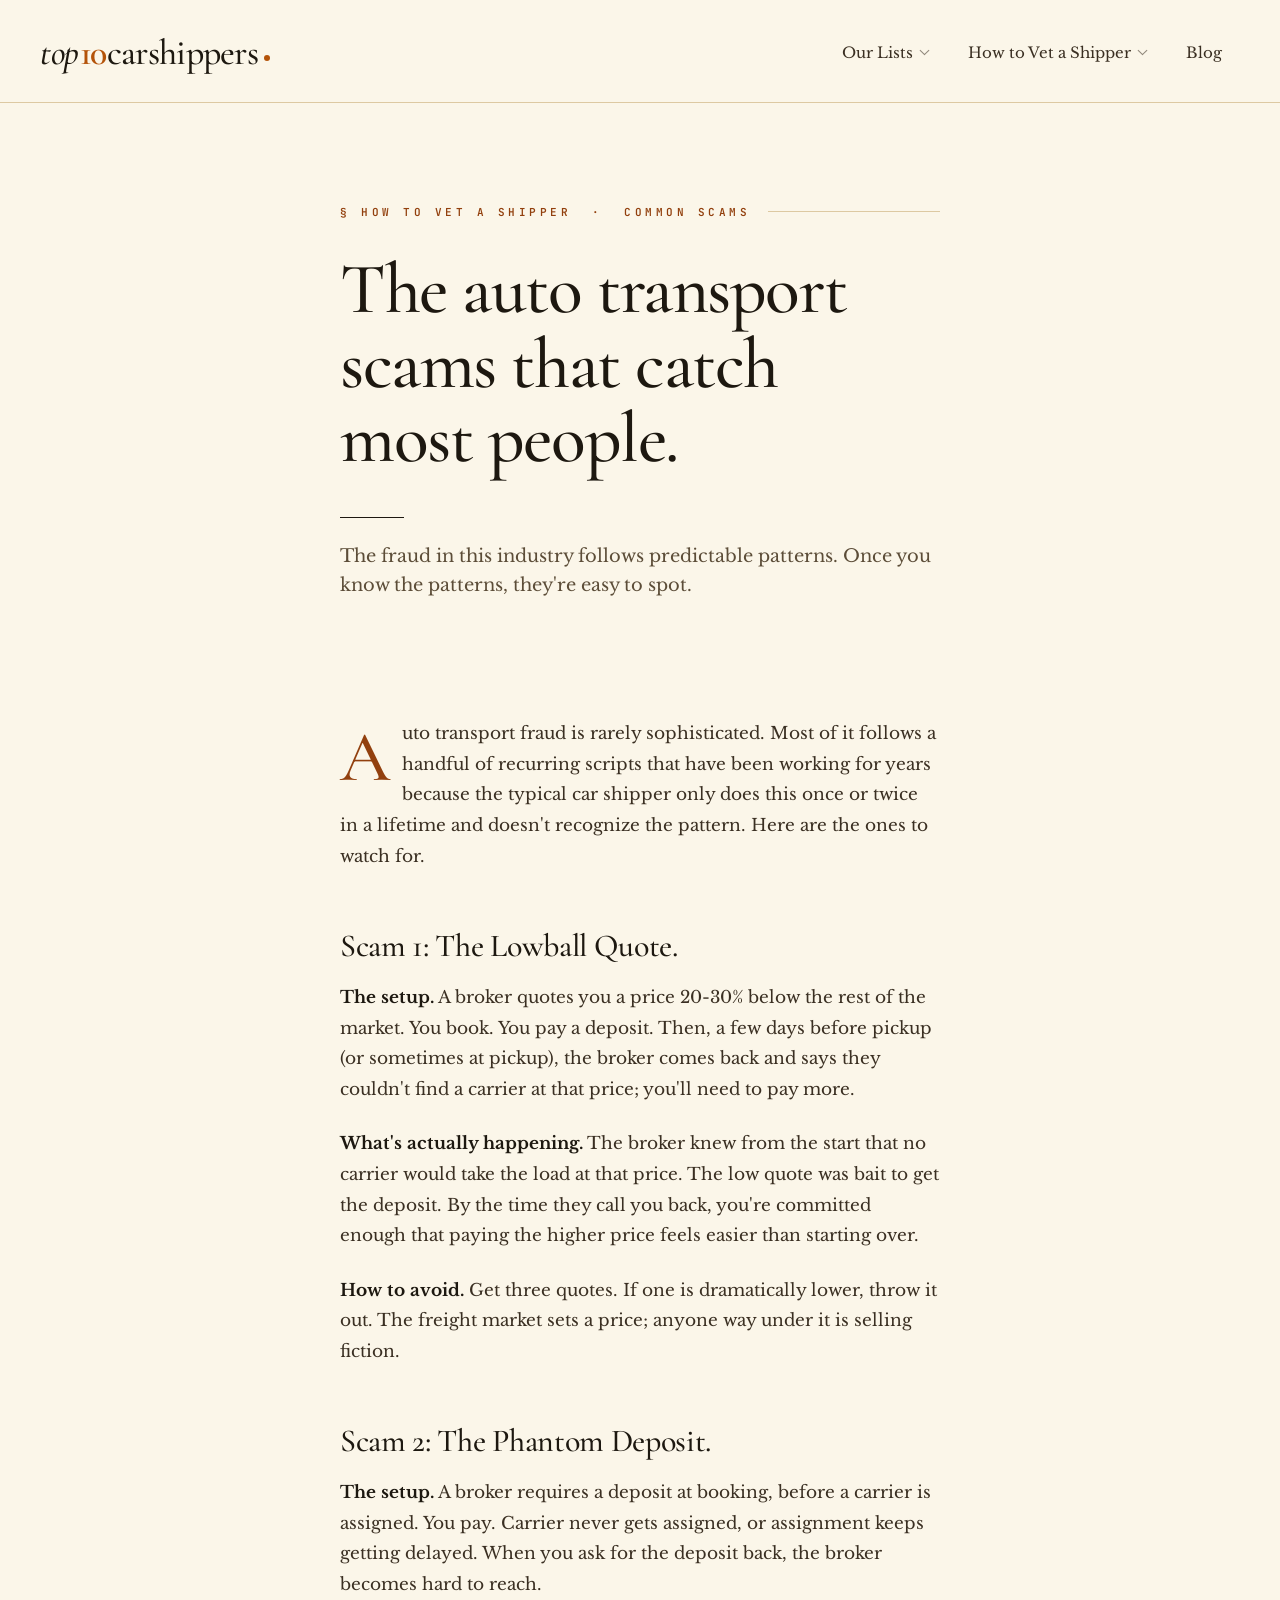
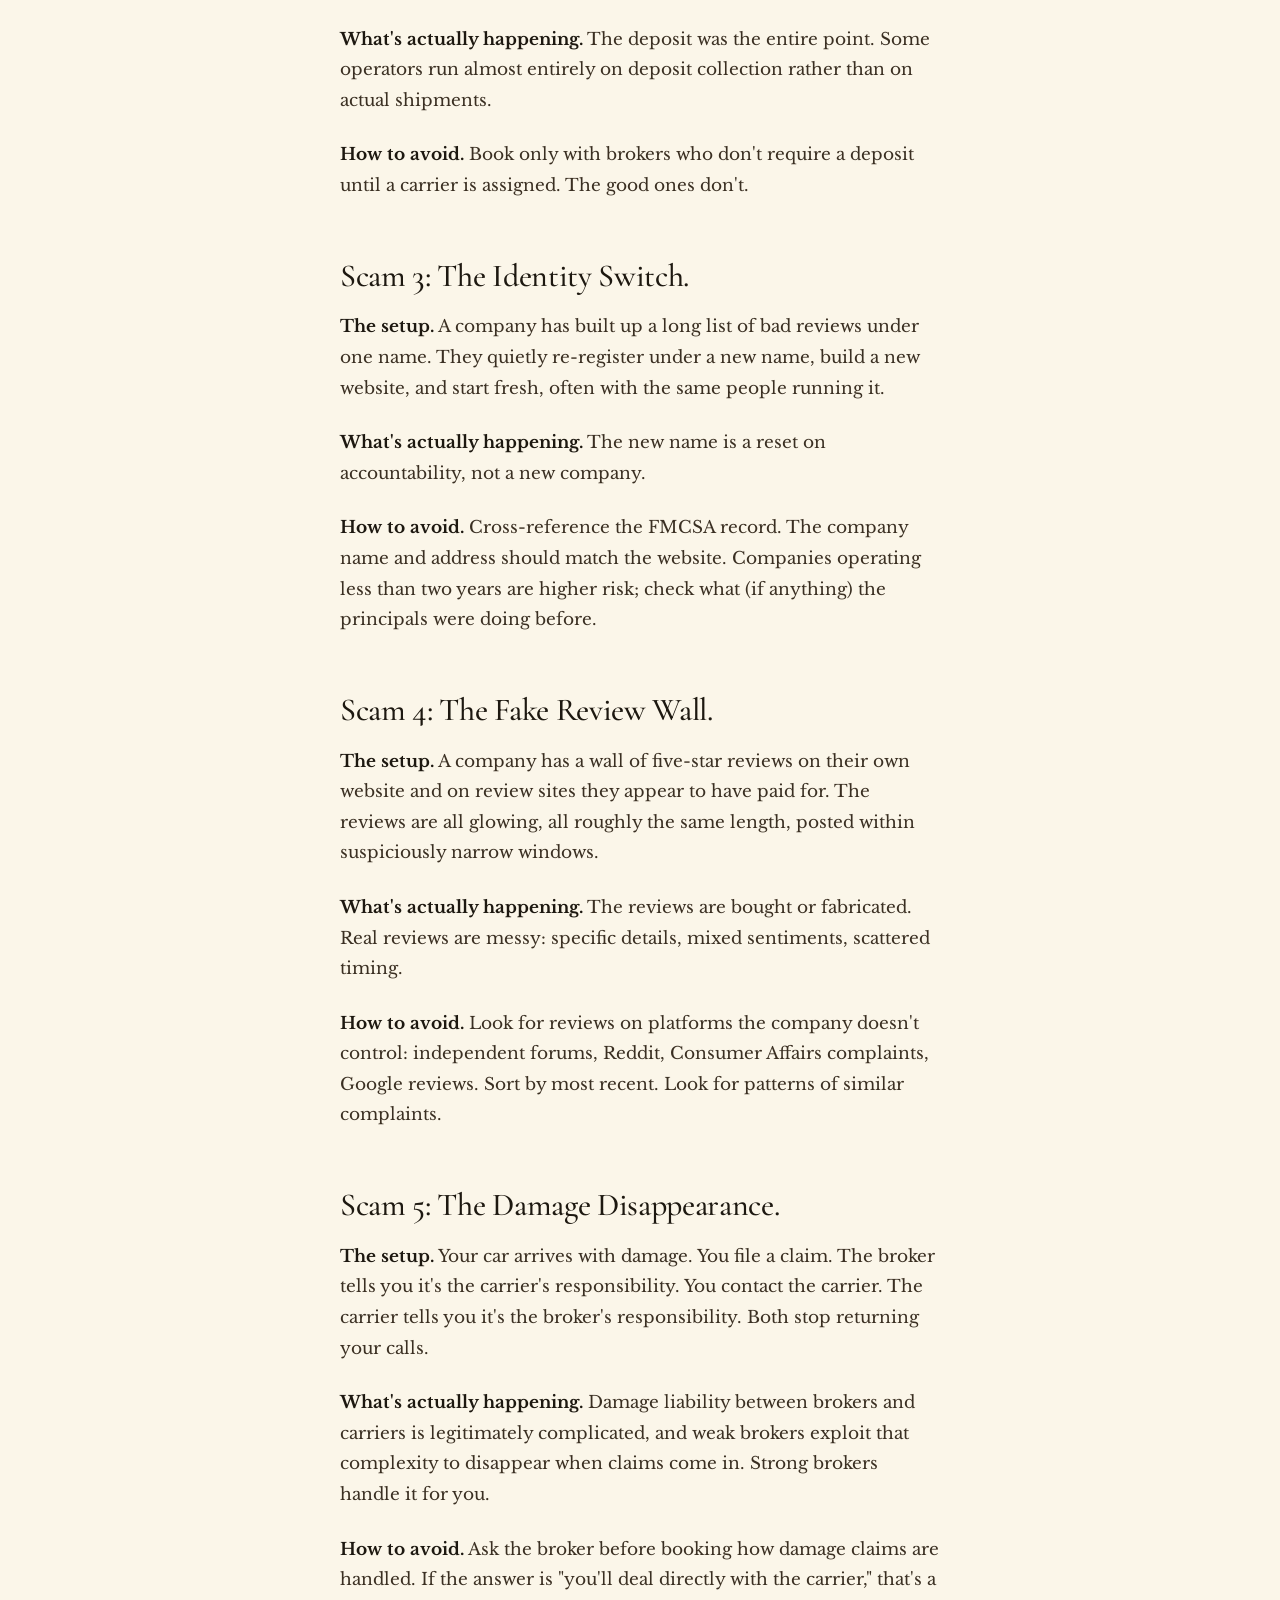
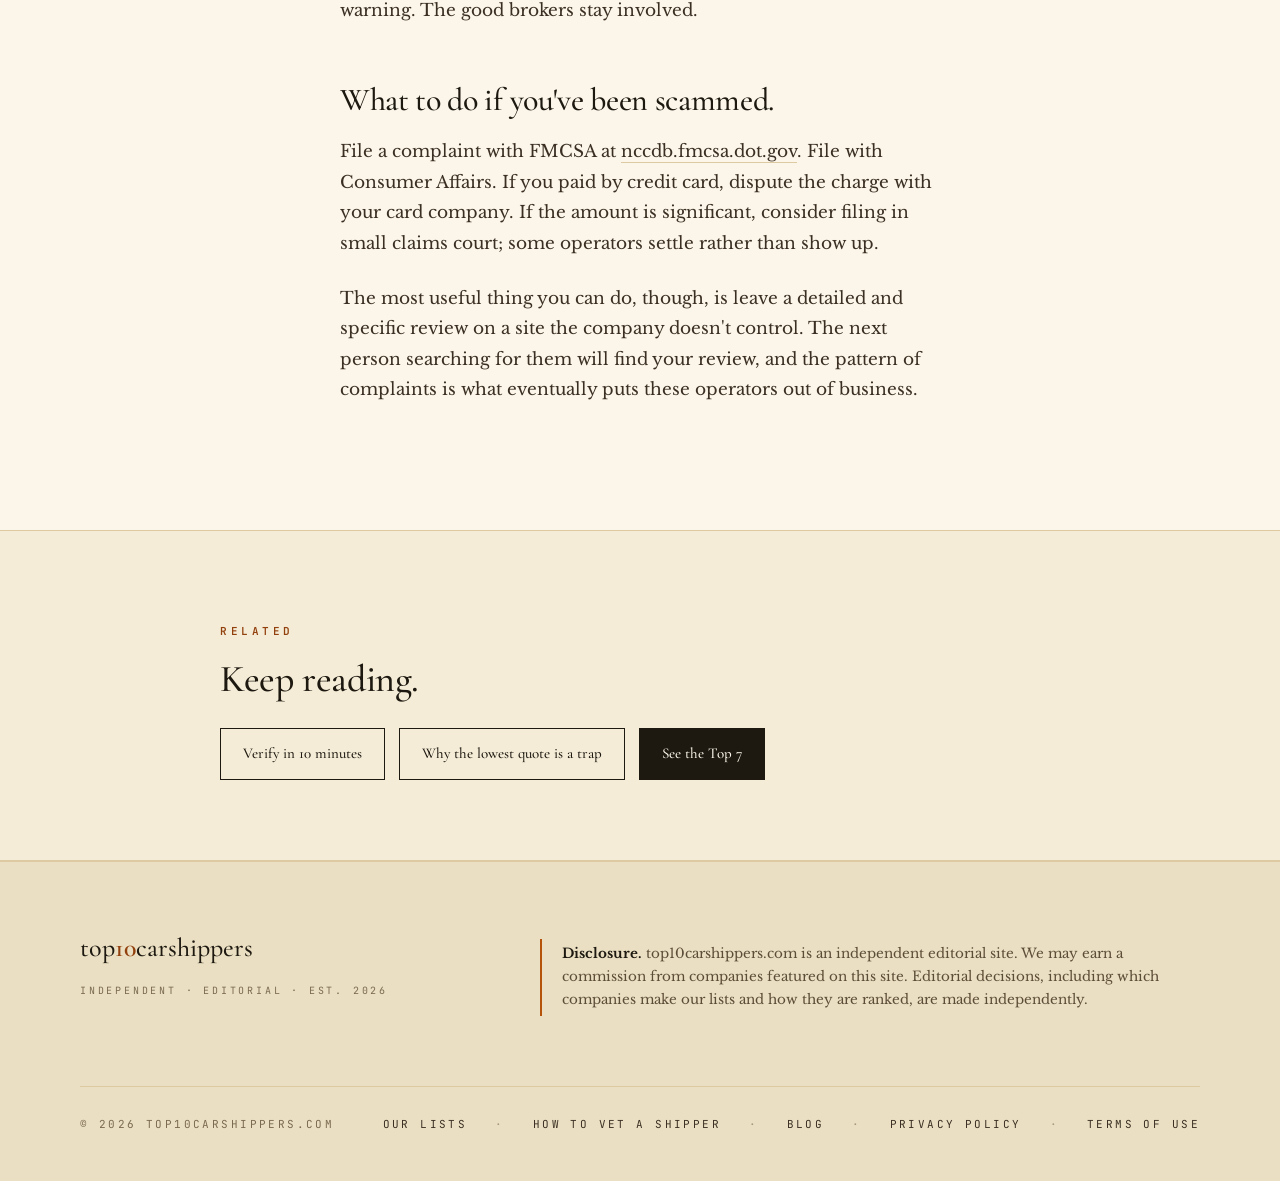
<file: common-auto-transport-scams.html>
<!doctype html>
<html lang="en">
<head>
<meta charset="utf-8" />
<meta name="viewport" content="width=device-width,initial-scale=1" />
<link rel="icon" type="image/png" href="/favicon.png" />
<link rel="apple-touch-icon" href="/apple-touch-icon.png" />
<title>Common Auto Transport Scams to Watch For | top10carshippers</title>
<meta name="description" content="The five recurring scripts that catch most car shippers. Once you know the patterns, they're easy to spot." />
<link rel="preconnect" href="https://fonts.googleapis.com" />
<link rel="preconnect" href="https://fonts.gstatic.com" crossorigin />
<link href="https://fonts.googleapis.com/css2?family=Cormorant+Garamond:ital,wght@0,400;0,500;0,600;0,700;1,400;1,500;1,600&family=Libre+Baskerville:ital,wght@0,400;0,700;1,400&family=JetBrains+Mono:wght@400;500;600&display=swap" rel="stylesheet" />
<link rel="stylesheet" href="styles.css" />
<link rel="canonical" href="https://top10carshippers.com/common-auto-transport-scams" />
<meta property="og:type" content="website" />
<meta property="og:site_name" content="top10carshippers" />
<meta property="og:title" content="Common Auto Transport Scams to Watch For | top10carshippers" />
<meta property="og:description" content="The five recurring scripts that catch most car shippers. Once you know the patterns, they're easy to spot." />
<meta property="og:url" content="https://top10carshippers.com/common-auto-transport-scams" />
<meta name="twitter:card" content="summary" />
<script type="application/ld+json">
{
  "@context": "https://schema.org",
  "@graph": [
    {
      "@type": "Organization",
      "@id": "https://top10carshippers.com/#org",
      "name": "top10carshippers",
      "url": "https://top10carshippers.com/",
      "description": "Independent editorial site ranking car shipping companies."
    },
    {
      "@type": "WebSite",
      "@id": "https://top10carshippers.com/#website",
      "url": "https://top10carshippers.com/",
      "name": "top10carshippers",
      "publisher": {
        "@id": "https://top10carshippers.com/#org"
      }
    }
  ]
}
</script>
</head>
<body>
<header class="masthead">
  <div class="wrap mast-row">
    <a href="/" class="logo" aria-label="top10carshippers home">
      <span><span class="word-top">top</span><span class="word-ten">10</span><span class="word-rest">carshippers</span></span>
      <span class="dot" aria-hidden="true"></span>
    </a>
    <nav class="primary" id="primary-nav" aria-label="Primary">
      <div class="navitem" data-menu="lists" tabindex="0" role="button" aria-haspopup="true" aria-expanded="false">
        Our Lists
        <span class="caret" aria-hidden="true"></span>
        <div class="dropdown" role="menu">
          <a href="/top-7-car-shipping-companies.html" role="menuitem">Top 7 Car Shipping Companies</a>
          <a href="/best-for-first-time-shippers.html" role="menuitem">Best for First-Time Shippers</a>
          <a href="/best-for-cross-country.html" role="menuitem">Best for Cross-Country Moves</a>
        </div>
      </div>
      <div class="navitem" data-menu="vet" tabindex="0" role="button" aria-haspopup="true" aria-expanded="false">
        How to Vet a Shipper
        <span class="caret" aria-hidden="true"></span>
        <div class="dropdown" role="menu">
          <a href="/broker-vs-carrier.html" role="menuitem">Broker vs. Carrier</a>
          <a href="/fmcsa-checklist.html" role="menuitem">FMCSA Checklist</a>
          <a href="/verify-a-car-shipping-company.html" role="menuitem">How to Verify a Car Shipping Company</a>
          <a href="/common-auto-transport-scams.html" role="menuitem">Common Auto Transport Scams</a>
        </div>
      </div>
      <a href="/blog/" class="navitem">Blog</a>
    </nav>
  </div>
</header>
<section class="page-hero">
  <div class="article-narrow">
    <p class="kicker">§ How to Vet a Shipper  &nbsp;·&nbsp; Common Scams</p>
    <h1>The auto transport scams that catch most people.</h1>
    <p class="subhead">The fraud in this industry follows predictable patterns. Once you know the patterns, they're easy to spot.</p>
  </div>
</section>

<section class="article-body">
  <div class="article-narrow">
    <p>Auto transport fraud is rarely sophisticated. Most of it follows a handful of recurring scripts that have been working for years because the typical car shipper only does this once or twice in a lifetime and doesn't recognize the pattern. Here are the ones to watch for.</p>

    <h2>Scam 1: The Lowball Quote.</h2>
    <p><strong>The setup.</strong> A broker quotes you a price 20-30% below the rest of the market. You book. You pay a deposit. Then, a few days before pickup (or sometimes at pickup), the broker comes back and says they couldn't find a carrier at that price; you'll need to pay more.</p>
    <p><strong>What's actually happening.</strong> The broker knew from the start that no carrier would take the load at that price. The low quote was bait to get the deposit. By the time they call you back, you're committed enough that paying the higher price feels easier than starting over.</p>
    <p><strong>How to avoid.</strong> Get three quotes. If one is dramatically lower, throw it out. The freight market sets a price; anyone way under it is selling fiction.</p>

    <h2>Scam 2: The Phantom Deposit.</h2>
    <p><strong>The setup.</strong> A broker requires a deposit at booking, before a carrier is assigned. You pay. Carrier never gets assigned, or assignment keeps getting delayed. When you ask for the deposit back, the broker becomes hard to reach.</p>
    <p><strong>What's actually happening.</strong> The deposit was the entire point. Some operators run almost entirely on deposit collection rather than on actual shipments.</p>
    <p><strong>How to avoid.</strong> Book only with brokers who don't require a deposit until a carrier is assigned. The good ones don't.</p>

    <h2>Scam 3: The Identity Switch.</h2>
    <p><strong>The setup.</strong> A company has built up a long list of bad reviews under one name. They quietly re-register under a new name, build a new website, and start fresh, often with the same people running it.</p>
    <p><strong>What's actually happening.</strong> The new name is a reset on accountability, not a new company.</p>
    <p><strong>How to avoid.</strong> Cross-reference the FMCSA record. The company name and address should match the website. Companies operating less than two years are higher risk; check what (if anything) the principals were doing before.</p>

    <h2>Scam 4: The Fake Review Wall.</h2>
    <p><strong>The setup.</strong> A company has a wall of five-star reviews on their own website and on review sites they appear to have paid for. The reviews are all glowing, all roughly the same length, posted within suspiciously narrow windows.</p>
    <p><strong>What's actually happening.</strong> The reviews are bought or fabricated. Real reviews are messy: specific details, mixed sentiments, scattered timing.</p>
    <p><strong>How to avoid.</strong> Look for reviews on platforms the company doesn't control: independent forums, Reddit, Consumer Affairs complaints, Google reviews. Sort by most recent. Look for patterns of similar complaints.</p>

    <h2>Scam 5: The Damage Disappearance.</h2>
    <p><strong>The setup.</strong> Your car arrives with damage. You file a claim. The broker tells you it's the carrier's responsibility. You contact the carrier. The carrier tells you it's the broker's responsibility. Both stop returning your calls.</p>
    <p><strong>What's actually happening.</strong> Damage liability between brokers and carriers is legitimately complicated, and weak brokers exploit that complexity to disappear when claims come in. Strong brokers handle it for you.</p>
    <p><strong>How to avoid.</strong> Ask the broker before booking how damage claims are handled. If the answer is "you'll deal directly with the carrier," that's a warning. The good brokers stay involved.</p>

    <h2>What to do if you've been scammed.</h2>
    <p>File a complaint with FMCSA at <a href="https://nccdb.fmcsa.dot.gov" style="border-bottom:1px solid var(--rule);">nccdb.fmcsa.dot.gov</a>. File with Consumer Affairs. If you paid by credit card, dispute the charge with your card company. If the amount is significant, consider filing in small claims court; some operators settle rather than show up.</p>
    <p>The most useful thing you can do, though, is leave a detailed and specific review on a site the company doesn't control. The next person searching for them will find your review, and the pattern of complaints is what eventually puts these operators out of business.</p>
  </div>
</section>

<section class="cta-block"><div class="narrow"><p class="label">Related</p><h2>Keep reading.</h2><div class="cta-row"><a href="/verify-a-car-shipping-company.html" class="cta-btn">Verify in 10 minutes</a><a href="/blog/lowest-quote-trap.html" class="cta-btn">Why the lowest quote is a trap</a><a href="/top-7-car-shipping-companies.html" class="cta-btn primary">See the Top 7</a></div></div></section>
<footer class="site-foot">
  <div class="wrap">
    <div class="foot-grid">
      <div>
        <div class="foot-logo"><span style="font-style:italic;">top</span><span class="word-ten">10</span>carshippers</div>
        <div class="foot-tag">Independent · Editorial · Est. 2026</div>
      </div>
      <p class="disclosure">
        <strong>Disclosure.</strong> top10carshippers.com is an independent editorial site. We may earn a commission from companies featured on this site. Editorial decisions, including which companies make our lists and how they are ranked, are made independently.
      </p>
    </div>
    <div class="foot-bottom">
      <div>© 2026 top10carshippers.com</div>
      <nav class="foot-nav" aria-label="Footer">
        <a href="/top-7-car-shipping-companies.html">Our Lists</a>
        <span class="sep">·</span>
        <a href="/broker-vs-carrier.html">How to Vet a Shipper</a>
        <span class="sep">·</span>
        <a href="/blog/">Blog</a>
        <span class="sep">·</span>
        <a href="/privacy-policy.html">Privacy Policy</a>
        <span class="sep">·</span>
        <a href="/terms-of-use.html">Terms of Use</a>
      </nav>
    </div>
  </div>
</footer>
<script>
  (function() {
    const items = document.querySelectorAll('nav.primary > .navitem[data-menu]');
    items.forEach(item => {
      const open = () => {
        items.forEach(o => o !== item && o.classList.remove('open'));
        item.classList.add('open');
        item.setAttribute('aria-expanded', 'true');
      };
      const close = () => { item.classList.remove('open'); item.setAttribute('aria-expanded', 'false'); };
      item.addEventListener('click', (e) => { e.stopPropagation(); item.classList.contains('open') ? close() : open(); });
      item.addEventListener('mouseenter', open);
      item.addEventListener('mouseleave', close);
      item.addEventListener('keydown', (e) => {
        if (e.key === 'Enter' || e.key === ' ') { e.preventDefault(); item.classList.contains('open') ? close() : open(); }
        if (e.key === 'Escape') close();
      });
    });
    document.addEventListener('click', () => items.forEach(i => i.classList.remove('open')));
  })();
</script>
</body>
</html>
</file>
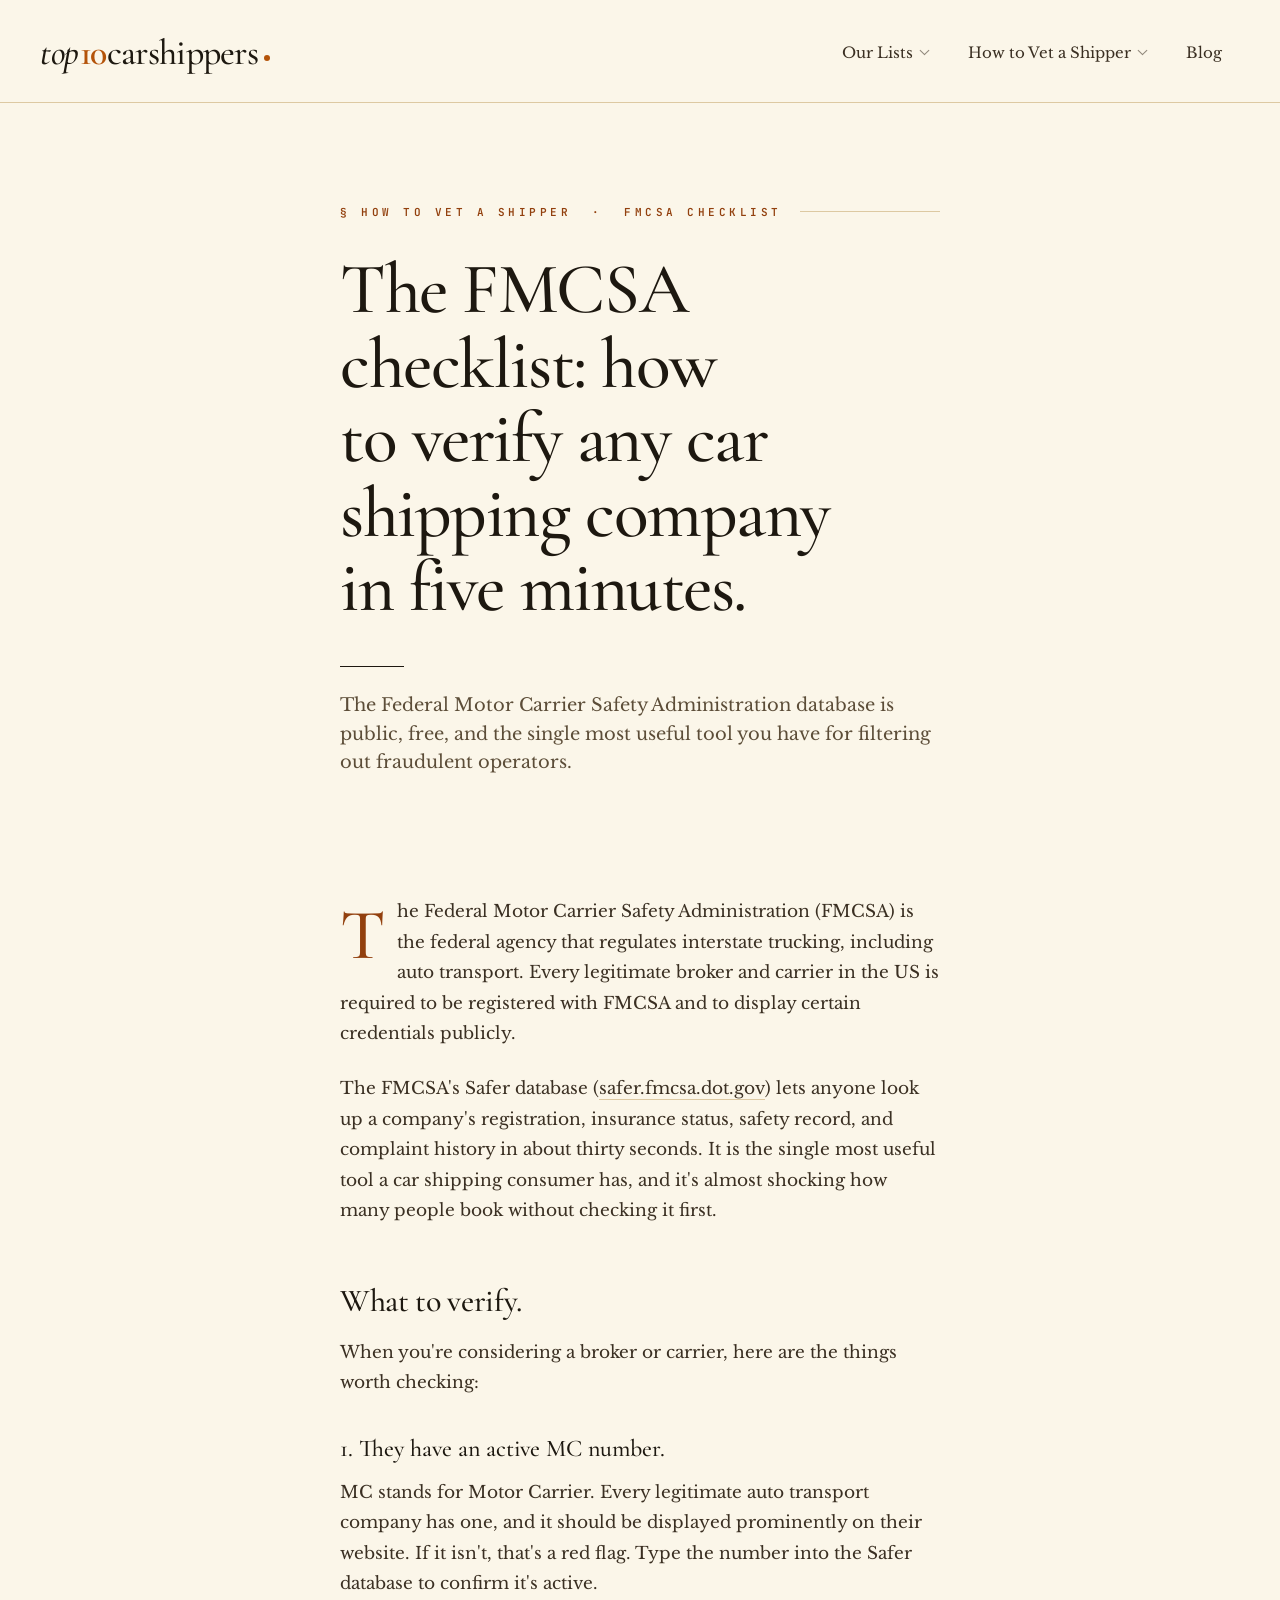
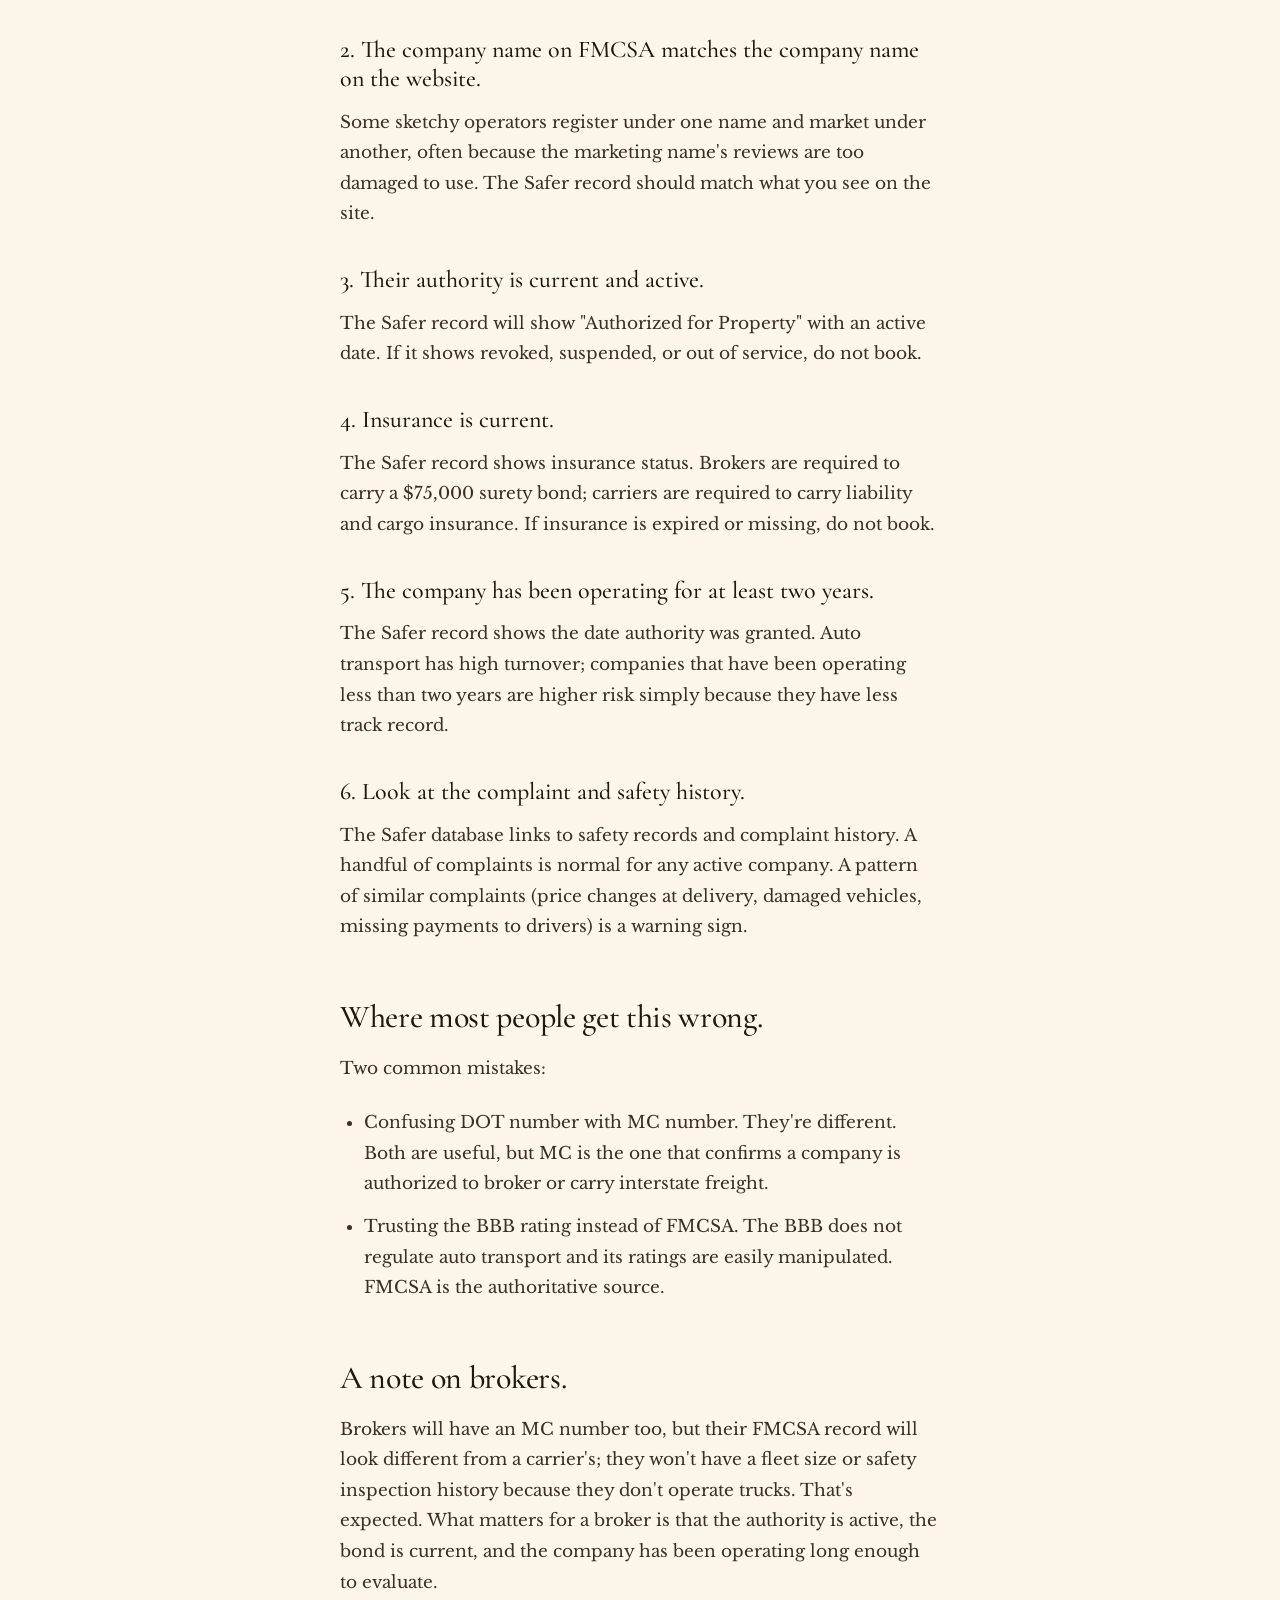
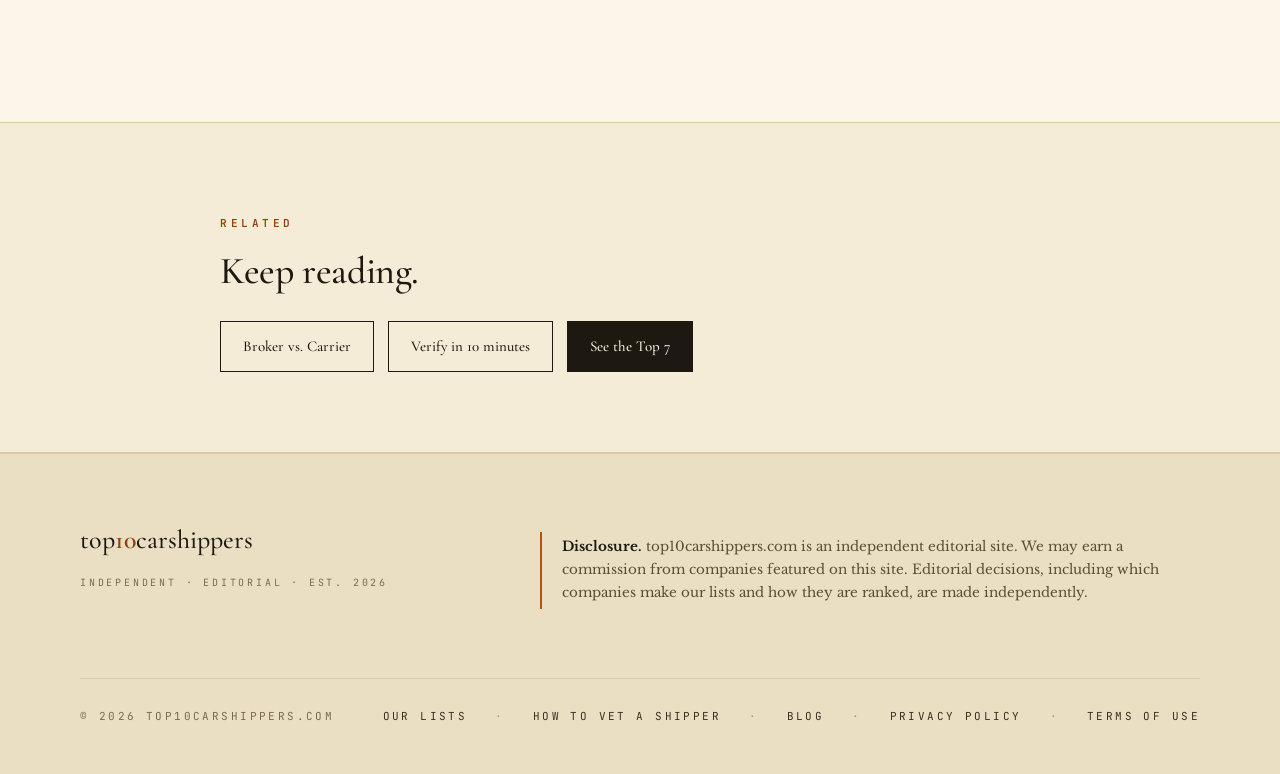
<file: fmcsa-checklist.html>
<!doctype html>
<html lang="en">
<head>
<meta charset="utf-8" />
<meta name="viewport" content="width=device-width,initial-scale=1" />
<link rel="icon" type="image/png" href="/favicon.png" />
<link rel="apple-touch-icon" href="/apple-touch-icon.png" />
<title>The FMCSA Checklist | top10carshippers</title>
<meta name="description" content="How to use the FMCSA Safer database to verify any car shipping company in five minutes. The single most useful consumer tool in this industry." />
<link rel="preconnect" href="https://fonts.googleapis.com" />
<link rel="preconnect" href="https://fonts.gstatic.com" crossorigin />
<link href="https://fonts.googleapis.com/css2?family=Cormorant+Garamond:ital,wght@0,400;0,500;0,600;0,700;1,400;1,500;1,600&family=Libre+Baskerville:ital,wght@0,400;0,700;1,400&family=JetBrains+Mono:wght@400;500;600&display=swap" rel="stylesheet" />
<link rel="stylesheet" href="styles.css" />
<link rel="canonical" href="https://top10carshippers.com/fmcsa-checklist" />
<meta property="og:type" content="website" />
<meta property="og:site_name" content="top10carshippers" />
<meta property="og:title" content="The FMCSA Checklist | top10carshippers" />
<meta property="og:description" content="How to use the FMCSA Safer database to verify any car shipping company in five minutes. The single most useful consumer tool in this industry." />
<meta property="og:url" content="https://top10carshippers.com/fmcsa-checklist" />
<meta name="twitter:card" content="summary" />
<script type="application/ld+json">
{
  "@context": "https://schema.org",
  "@graph": [
    {
      "@type": "Organization",
      "@id": "https://top10carshippers.com/#org",
      "name": "top10carshippers",
      "url": "https://top10carshippers.com/",
      "description": "Independent editorial site ranking car shipping companies."
    },
    {
      "@type": "WebSite",
      "@id": "https://top10carshippers.com/#website",
      "url": "https://top10carshippers.com/",
      "name": "top10carshippers",
      "publisher": {
        "@id": "https://top10carshippers.com/#org"
      }
    }
  ]
}
</script>
</head>
<body>
<header class="masthead">
  <div class="wrap mast-row">
    <a href="/" class="logo" aria-label="top10carshippers home">
      <span><span class="word-top">top</span><span class="word-ten">10</span><span class="word-rest">carshippers</span></span>
      <span class="dot" aria-hidden="true"></span>
    </a>
    <nav class="primary" id="primary-nav" aria-label="Primary">
      <div class="navitem" data-menu="lists" tabindex="0" role="button" aria-haspopup="true" aria-expanded="false">
        Our Lists
        <span class="caret" aria-hidden="true"></span>
        <div class="dropdown" role="menu">
          <a href="/top-7-car-shipping-companies.html" role="menuitem">Top 7 Car Shipping Companies</a>
          <a href="/best-for-first-time-shippers.html" role="menuitem">Best for First-Time Shippers</a>
          <a href="/best-for-cross-country.html" role="menuitem">Best for Cross-Country Moves</a>
        </div>
      </div>
      <div class="navitem" data-menu="vet" tabindex="0" role="button" aria-haspopup="true" aria-expanded="false">
        How to Vet a Shipper
        <span class="caret" aria-hidden="true"></span>
        <div class="dropdown" role="menu">
          <a href="/broker-vs-carrier.html" role="menuitem">Broker vs. Carrier</a>
          <a href="/fmcsa-checklist.html" role="menuitem">FMCSA Checklist</a>
          <a href="/verify-a-car-shipping-company.html" role="menuitem">How to Verify a Car Shipping Company</a>
          <a href="/common-auto-transport-scams.html" role="menuitem">Common Auto Transport Scams</a>
        </div>
      </div>
      <a href="/blog/" class="navitem">Blog</a>
    </nav>
  </div>
</header>
<section class="page-hero">
  <div class="article-narrow">
    <p class="kicker">§ How to Vet a Shipper  &nbsp;·&nbsp; FMCSA Checklist</p>
    <h1>The FMCSA checklist: how to verify any car shipping company in five minutes.</h1>
    <p class="subhead">The Federal Motor Carrier Safety Administration database is public, free, and the single most useful tool you have for filtering out fraudulent operators.</p>
  </div>
</section>

<section class="article-body">
  <div class="article-narrow">
    <p>The Federal Motor Carrier Safety Administration (FMCSA) is the federal agency that regulates interstate trucking, including auto transport. Every legitimate broker and carrier in the US is required to be registered with FMCSA and to display certain credentials publicly.</p>
    <p>The FMCSA's Safer database (<a href="https://safer.fmcsa.dot.gov" style="border-bottom:1px solid var(--rule);">safer.fmcsa.dot.gov</a>) lets anyone look up a company's registration, insurance status, safety record, and complaint history in about thirty seconds. It is the single most useful tool a car shipping consumer has, and it's almost shocking how many people book without checking it first.</p>

    <h2>What to verify.</h2>
    <p>When you're considering a broker or carrier, here are the things worth checking:</p>

    <h3>1. They have an active MC number.</h3>
    <p>MC stands for Motor Carrier. Every legitimate auto transport company has one, and it should be displayed prominently on their website. If it isn't, that's a red flag. Type the number into the Safer database to confirm it's active.</p>

    <h3>2. The company name on FMCSA matches the company name on the website.</h3>
    <p>Some sketchy operators register under one name and market under another, often because the marketing name's reviews are too damaged to use. The Safer record should match what you see on the site.</p>

    <h3>3. Their authority is current and active.</h3>
    <p>The Safer record will show "Authorized for Property" with an active date. If it shows revoked, suspended, or out of service, do not book.</p>

    <h3>4. Insurance is current.</h3>
    <p>The Safer record shows insurance status. Brokers are required to carry a $75,000 surety bond; carriers are required to carry liability and cargo insurance. If insurance is expired or missing, do not book.</p>

    <h3>5. The company has been operating for at least two years.</h3>
    <p>The Safer record shows the date authority was granted. Auto transport has high turnover; companies that have been operating less than two years are higher risk simply because they have less track record.</p>

    <h3>6. Look at the complaint and safety history.</h3>
    <p>The Safer database links to safety records and complaint history. A handful of complaints is normal for any active company. A pattern of similar complaints (price changes at delivery, damaged vehicles, missing payments to drivers) is a warning sign.</p>

    <h2>Where most people get this wrong.</h2>
    <p>Two common mistakes:</p>
    <ul>
      <li>Confusing DOT number with MC number. They're different. Both are useful, but MC is the one that confirms a company is authorized to broker or carry interstate freight.</li>
      <li>Trusting the BBB rating instead of FMCSA. The BBB does not regulate auto transport and its ratings are easily manipulated. FMCSA is the authoritative source.</li>
    </ul>

    <h2>A note on brokers.</h2>
    <p>Brokers will have an MC number too, but their FMCSA record will look different from a carrier's; they won't have a fleet size or safety inspection history because they don't operate trucks. That's expected. What matters for a broker is that the authority is active, the bond is current, and the company has been operating long enough to evaluate.</p>
  </div>
</section>

<section class="cta-block"><div class="narrow"><p class="label">Related</p><h2>Keep reading.</h2><div class="cta-row"><a href="/broker-vs-carrier.html" class="cta-btn">Broker vs. Carrier</a><a href="/verify-a-car-shipping-company.html" class="cta-btn">Verify in 10 minutes</a><a href="/top-7-car-shipping-companies.html" class="cta-btn primary">See the Top 7</a></div></div></section>
<footer class="site-foot">
  <div class="wrap">
    <div class="foot-grid">
      <div>
        <div class="foot-logo"><span style="font-style:italic;">top</span><span class="word-ten">10</span>carshippers</div>
        <div class="foot-tag">Independent · Editorial · Est. 2026</div>
      </div>
      <p class="disclosure">
        <strong>Disclosure.</strong> top10carshippers.com is an independent editorial site. We may earn a commission from companies featured on this site. Editorial decisions, including which companies make our lists and how they are ranked, are made independently.
      </p>
    </div>
    <div class="foot-bottom">
      <div>© 2026 top10carshippers.com</div>
      <nav class="foot-nav" aria-label="Footer">
        <a href="/top-7-car-shipping-companies.html">Our Lists</a>
        <span class="sep">·</span>
        <a href="/broker-vs-carrier.html">How to Vet a Shipper</a>
        <span class="sep">·</span>
        <a href="/blog/">Blog</a>
        <span class="sep">·</span>
        <a href="/privacy-policy.html">Privacy Policy</a>
        <span class="sep">·</span>
        <a href="/terms-of-use.html">Terms of Use</a>
      </nav>
    </div>
  </div>
</footer>
<script>
  (function() {
    const items = document.querySelectorAll('nav.primary > .navitem[data-menu]');
    items.forEach(item => {
      const open = () => {
        items.forEach(o => o !== item && o.classList.remove('open'));
        item.classList.add('open');
        item.setAttribute('aria-expanded', 'true');
      };
      const close = () => { item.classList.remove('open'); item.setAttribute('aria-expanded', 'false'); };
      item.addEventListener('click', (e) => { e.stopPropagation(); item.classList.contains('open') ? close() : open(); });
      item.addEventListener('mouseenter', open);
      item.addEventListener('mouseleave', close);
      item.addEventListener('keydown', (e) => {
        if (e.key === 'Enter' || e.key === ' ') { e.preventDefault(); item.classList.contains('open') ? close() : open(); }
        if (e.key === 'Escape') close();
      });
    });
    document.addEventListener('click', () => items.forEach(i => i.classList.remove('open')));
  })();
</script>
</body>
</html>
</file>
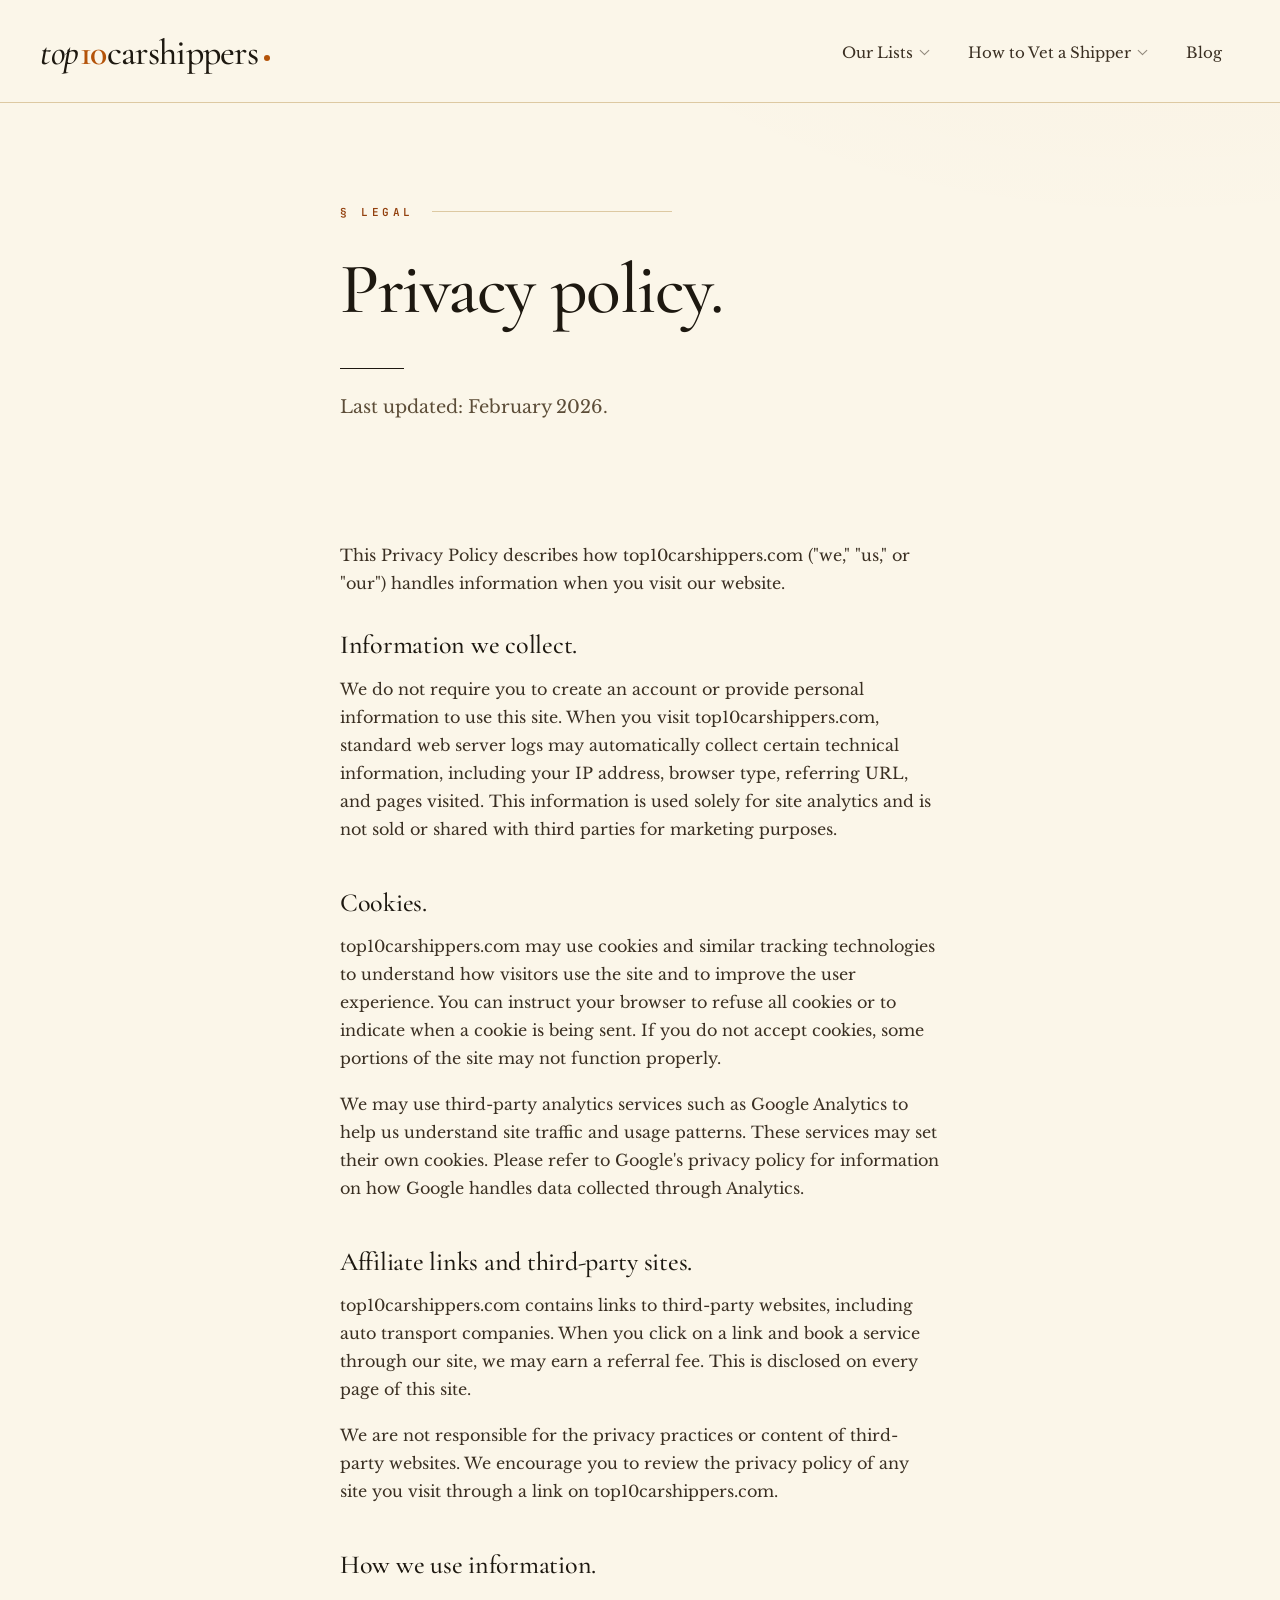
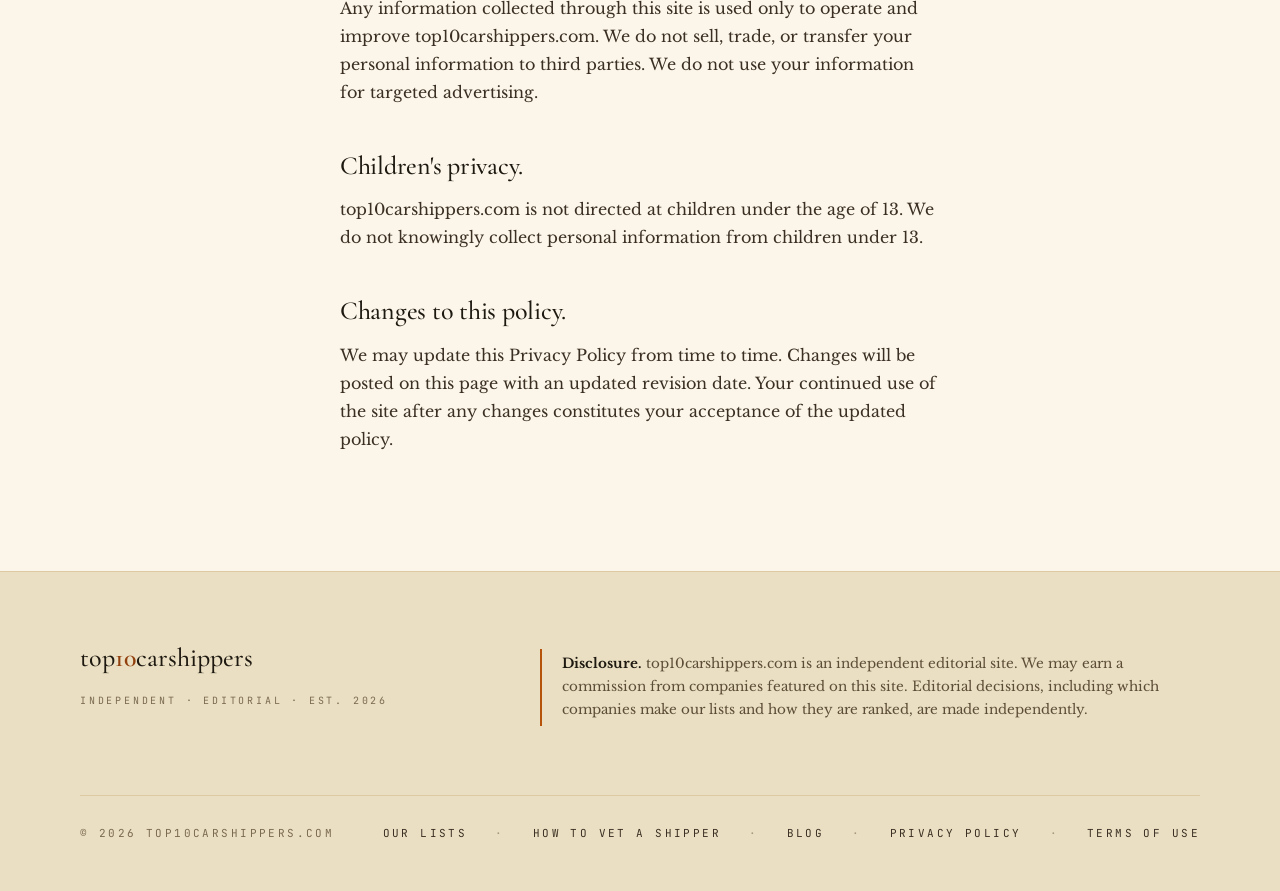
<file: privacy-policy.html>
<!doctype html>
<html lang="en">
<head>
<meta charset="utf-8" />
<meta name="viewport" content="width=device-width,initial-scale=1" />
<link rel="icon" type="image/png" href="/favicon.png" />
<link rel="apple-touch-icon" href="/apple-touch-icon.png" />
<title>Privacy Policy | top10carshippers</title>
<meta name="description" content="Privacy policy for top10carshippers.com. How we handle data, cookies, and affiliate relationships." />
<link rel="preconnect" href="https://fonts.googleapis.com" />
<link rel="preconnect" href="https://fonts.gstatic.com" crossorigin />
<link href="https://fonts.googleapis.com/css2?family=Cormorant+Garamond:ital,wght@0,400;0,500;0,600;0,700;1,400;1,500;1,600&family=Libre+Baskerville:ital,wght@0,400;0,700;1,400&family=JetBrains+Mono:wght@400;500;600&display=swap" rel="stylesheet" />
<link rel="stylesheet" href="/styles.css" />
<style>
  /* Legal page specifics: no drop cap, tighter spacing */
  .legal-body p:first-of-type::first-letter { all: revert; font-size: inherit; float: none; padding: 0; color: inherit; }
  .legal-body p { font-size: 16px; line-height: 1.75; margin: 0 0 18px; color: var(--ink-2); }
  .legal-body h2 { font-family: var(--display); font-weight: 500; font-size: 26px; line-height: 1.2; color: var(--ink); margin: 44px 0 14px; letter-spacing: -0.01em; }
  .legal-body h2:first-of-type { margin-top: 32px; }
  .legal-body a { border-bottom: 1px solid var(--rule); }
  .legal-body a:hover { border-bottom-color: var(--amber); color: var(--amber-2); }
</style>
<link rel="canonical" href="https://top10carshippers.com/privacy-policy" />
<meta property="og:type" content="website" />
<meta property="og:site_name" content="top10carshippers" />
<meta property="og:title" content="Privacy Policy | top10carshippers" />
<meta property="og:description" content="Privacy policy for top10carshippers.com. How we handle data, cookies, and affiliate relationships." />
<meta property="og:url" content="https://top10carshippers.com/privacy-policy" />
<meta name="twitter:card" content="summary" />
<script type="application/ld+json">
{
  "@context": "https://schema.org",
  "@graph": [
    {
      "@type": "Organization",
      "@id": "https://top10carshippers.com/#org",
      "name": "top10carshippers",
      "url": "https://top10carshippers.com/",
      "description": "Independent editorial site ranking car shipping companies."
    },
    {
      "@type": "WebSite",
      "@id": "https://top10carshippers.com/#website",
      "url": "https://top10carshippers.com/",
      "name": "top10carshippers",
      "publisher": {
        "@id": "https://top10carshippers.com/#org"
      }
    }
  ]
}
</script>
</head>
<body>
<header class="masthead">
  <div class="wrap mast-row">
    <a href="/" class="logo" aria-label="top10carshippers home">
      <span><span class="word-top">top</span><span class="word-ten">10</span><span class="word-rest">carshippers</span></span>
      <span class="dot" aria-hidden="true"></span>
    </a>
    <nav class="primary" id="primary-nav" aria-label="Primary">
      <div class="navitem" data-menu="lists" tabindex="0" role="button" aria-haspopup="true" aria-expanded="false">
        Our Lists
        <span class="caret" aria-hidden="true"></span>
        <div class="dropdown" role="menu">
          <a href="/top-7-car-shipping-companies.html" role="menuitem">Top 7 Car Shipping Companies</a>
          <a href="/best-for-first-time-shippers.html" role="menuitem">Best for First-Time Shippers</a>
          <a href="/best-for-cross-country.html" role="menuitem">Best for Cross-Country Moves</a>
        </div>
      </div>
      <div class="navitem" data-menu="vet" tabindex="0" role="button" aria-haspopup="true" aria-expanded="false">
        How to Vet a Shipper
        <span class="caret" aria-hidden="true"></span>
        <div class="dropdown" role="menu">
          <a href="/broker-vs-carrier.html" role="menuitem">Broker vs. Carrier</a>
          <a href="/fmcsa-checklist.html" role="menuitem">FMCSA Checklist</a>
          <a href="/verify-a-car-shipping-company.html" role="menuitem">How to Verify a Car Shipping Company</a>
          <a href="/common-auto-transport-scams.html" role="menuitem">Common Auto Transport Scams</a>
        </div>
      </div>
      <a href="/blog/" class="navitem">Blog</a>
    </nav>
  </div>
</header>

<section class="page-hero">
  <div class="article-narrow">
    <p class="kicker">§ Legal</p>
    <h1>Privacy policy.</h1>
    <p class="subhead">Last updated: February 2026.</p>
  </div>
</section>

<section class="article-body legal-body">
  <div class="article-narrow">
    <p>This Privacy Policy describes how top10carshippers.com ("we," "us," or "our") handles information when you visit our website.</p>

    <h2>Information we collect.</h2>
    <p>We do not require you to create an account or provide personal information to use this site. When you visit top10carshippers.com, standard web server logs may automatically collect certain technical information, including your IP address, browser type, referring URL, and pages visited. This information is used solely for site analytics and is not sold or shared with third parties for marketing purposes.</p>

    <h2>Cookies.</h2>
    <p>top10carshippers.com may use cookies and similar tracking technologies to understand how visitors use the site and to improve the user experience. You can instruct your browser to refuse all cookies or to indicate when a cookie is being sent. If you do not accept cookies, some portions of the site may not function properly.</p>
    <p>We may use third-party analytics services such as Google Analytics to help us understand site traffic and usage patterns. These services may set their own cookies. Please refer to Google's privacy policy for information on how Google handles data collected through Analytics.</p>

    <h2>Affiliate links and third-party sites.</h2>
    <p>top10carshippers.com contains links to third-party websites, including auto transport companies. When you click on a link and book a service through our site, we may earn a referral fee. This is disclosed on every page of this site.</p>
    <p>We are not responsible for the privacy practices or content of third-party websites. We encourage you to review the privacy policy of any site you visit through a link on top10carshippers.com.</p>

    <h2>How we use information.</h2>
    <p>Any information collected through this site is used only to operate and improve top10carshippers.com. We do not sell, trade, or transfer your personal information to third parties. We do not use your information for targeted advertising.</p>

    <h2>Children's privacy.</h2>
    <p>top10carshippers.com is not directed at children under the age of 13. We do not knowingly collect personal information from children under 13.</p>

    <h2>Changes to this policy.</h2>
    <p>We may update this Privacy Policy from time to time. Changes will be posted on this page with an updated revision date. Your continued use of the site after any changes constitutes your acceptance of the updated policy.</p>
  </div>
</section>

<footer class="site-foot">
  <div class="wrap">
    <div class="foot-grid">
      <div>
        <div class="foot-logo"><span style="font-style:italic;">top</span><span class="word-ten">10</span>carshippers</div>
        <div class="foot-tag">Independent · Editorial · Est. 2026</div>
      </div>
      <p class="disclosure">
        <strong>Disclosure.</strong> top10carshippers.com is an independent editorial site. We may earn a commission from companies featured on this site. Editorial decisions, including which companies make our lists and how they are ranked, are made independently.
      </p>
    </div>
    <div class="foot-bottom">
      <div>© 2026 top10carshippers.com</div>
      <nav class="foot-nav" aria-label="Footer">
        <a href="/top-7-car-shipping-companies.html">Our Lists</a>
        <span class="sep">·</span>
        <a href="/broker-vs-carrier.html">How to Vet a Shipper</a>
        <span class="sep">·</span>
        <a href="/blog/">Blog</a>
        <span class="sep">·</span>
        <a href="/privacy-policy.html">Privacy Policy</a>
        <span class="sep">·</span>
        <a href="/terms-of-use.html">Terms of Use</a>
      </nav>
    </div>
  </div>
</footer>
<script>
  (function() {
    const items = document.querySelectorAll('nav.primary > .navitem[data-menu]');
    items.forEach(item => {
      const open = () => {
        items.forEach(o => o !== item && o.classList.remove('open'));
        item.classList.add('open');
        item.setAttribute('aria-expanded', 'true');
      };
      const close = () => { item.classList.remove('open'); item.setAttribute('aria-expanded', 'false'); };
      item.addEventListener('click', (e) => { e.stopPropagation(); item.classList.contains('open') ? close() : open(); });
      item.addEventListener('mouseenter', open);
      item.addEventListener('mouseleave', close);
      item.addEventListener('keydown', (e) => {
        if (e.key === 'Enter' || e.key === ' ') { e.preventDefault(); item.classList.contains('open') ? close() : open(); }
        if (e.key === 'Escape') close();
      });
    });
    document.addEventListener('click', () => items.forEach(i => i.classList.remove('open')));
  })();
</script>
</body>
</html>
</file>
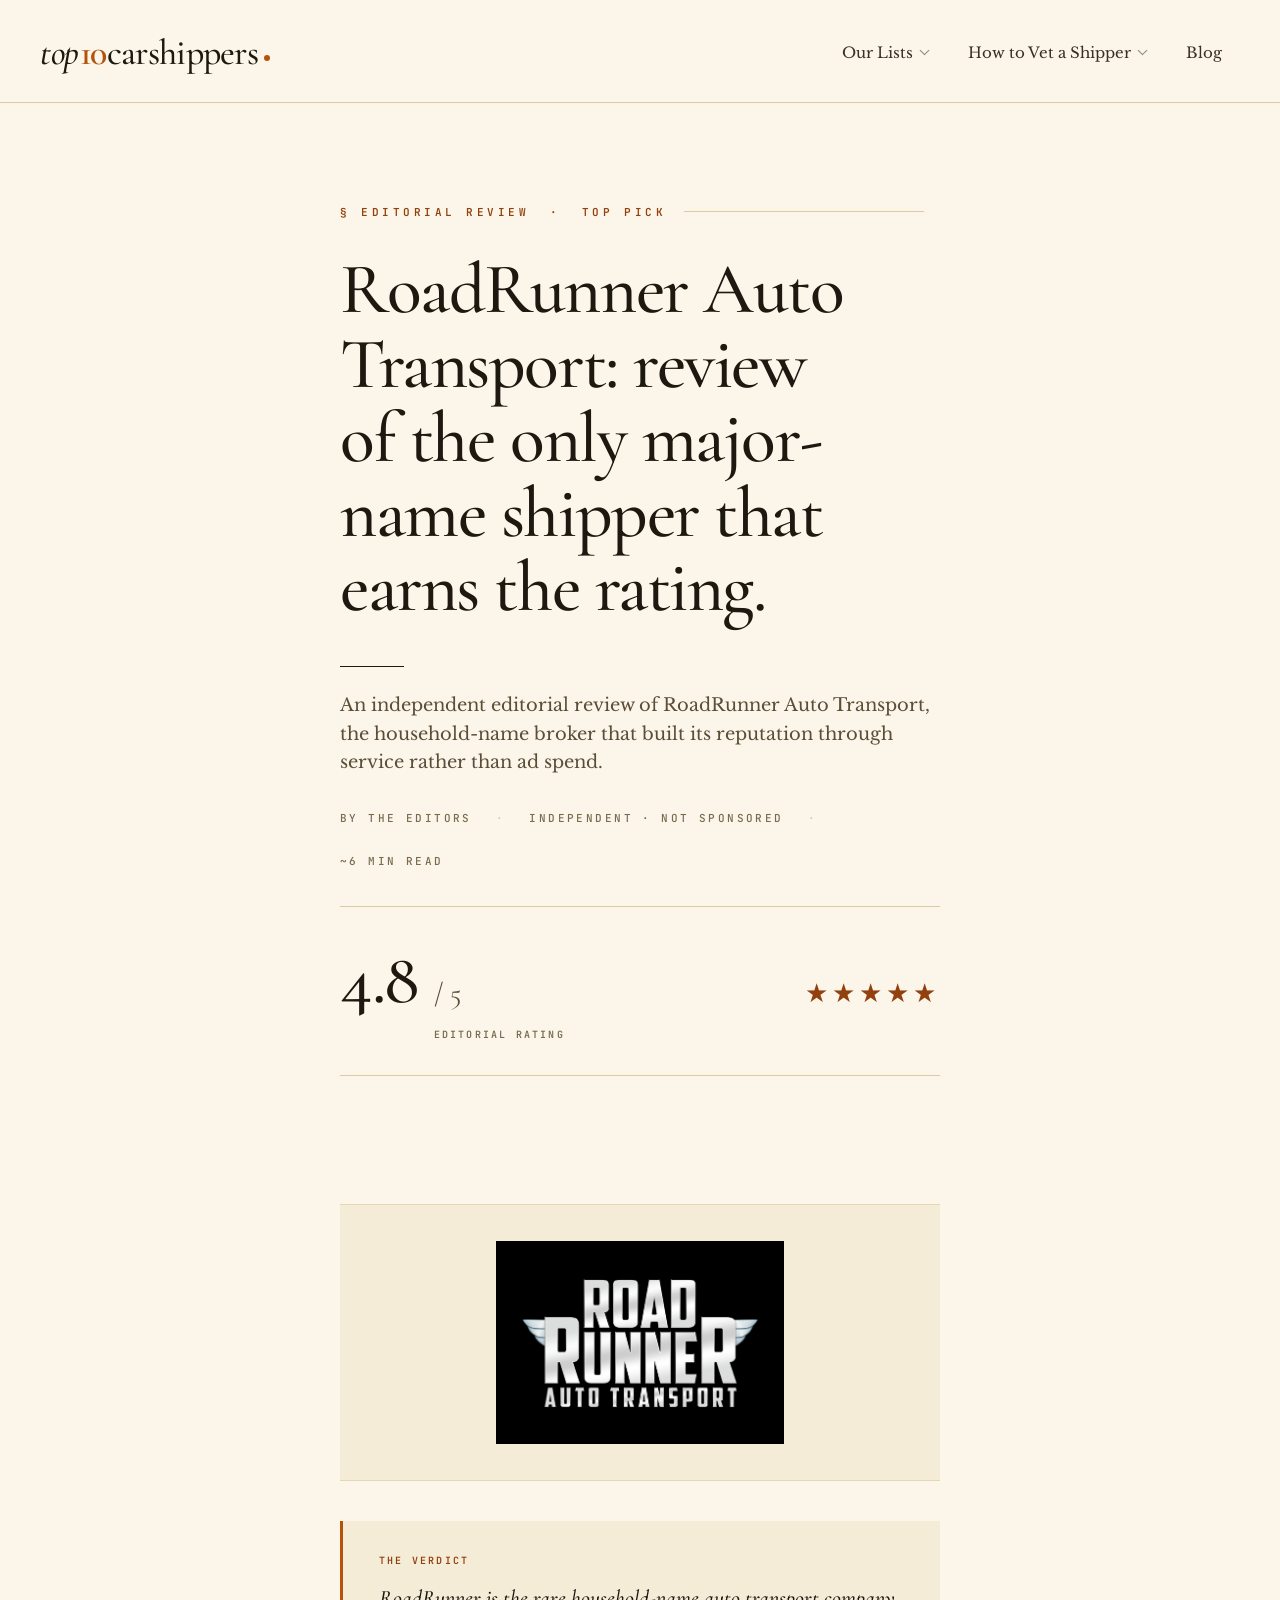
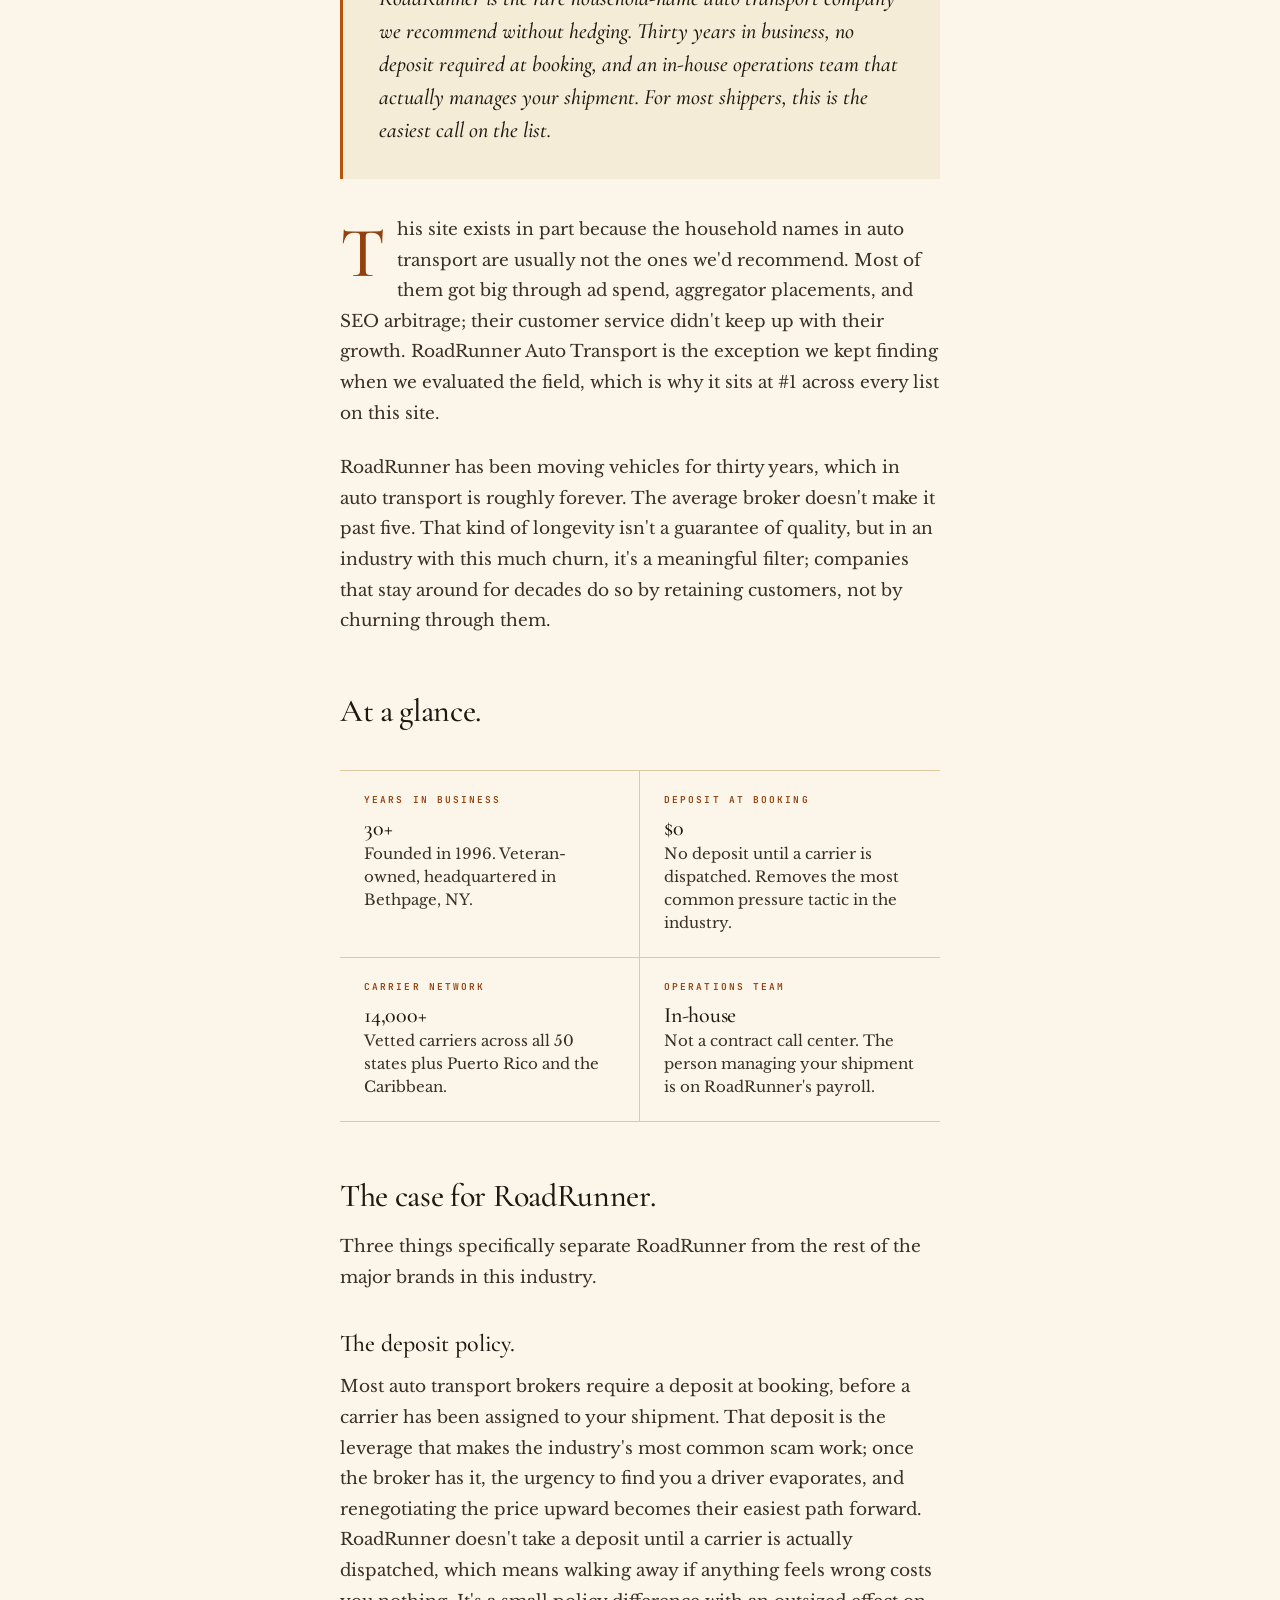
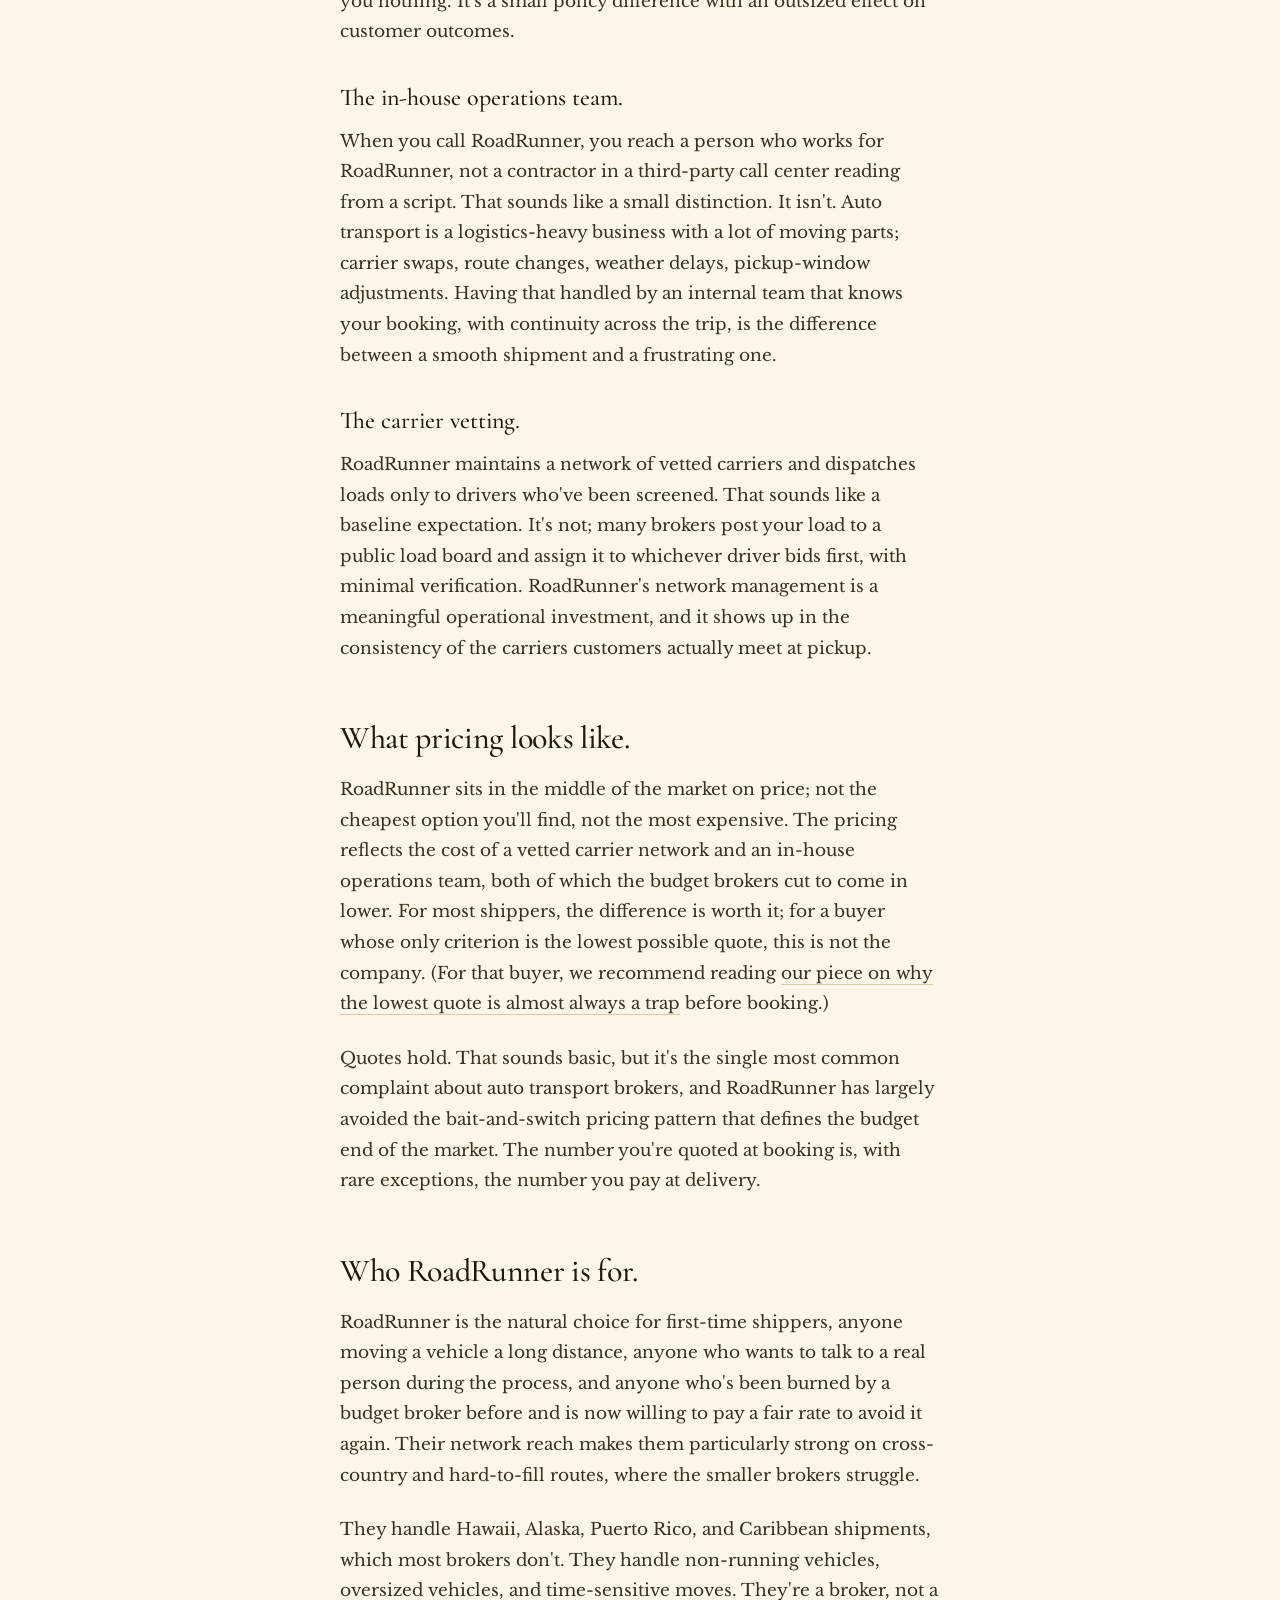
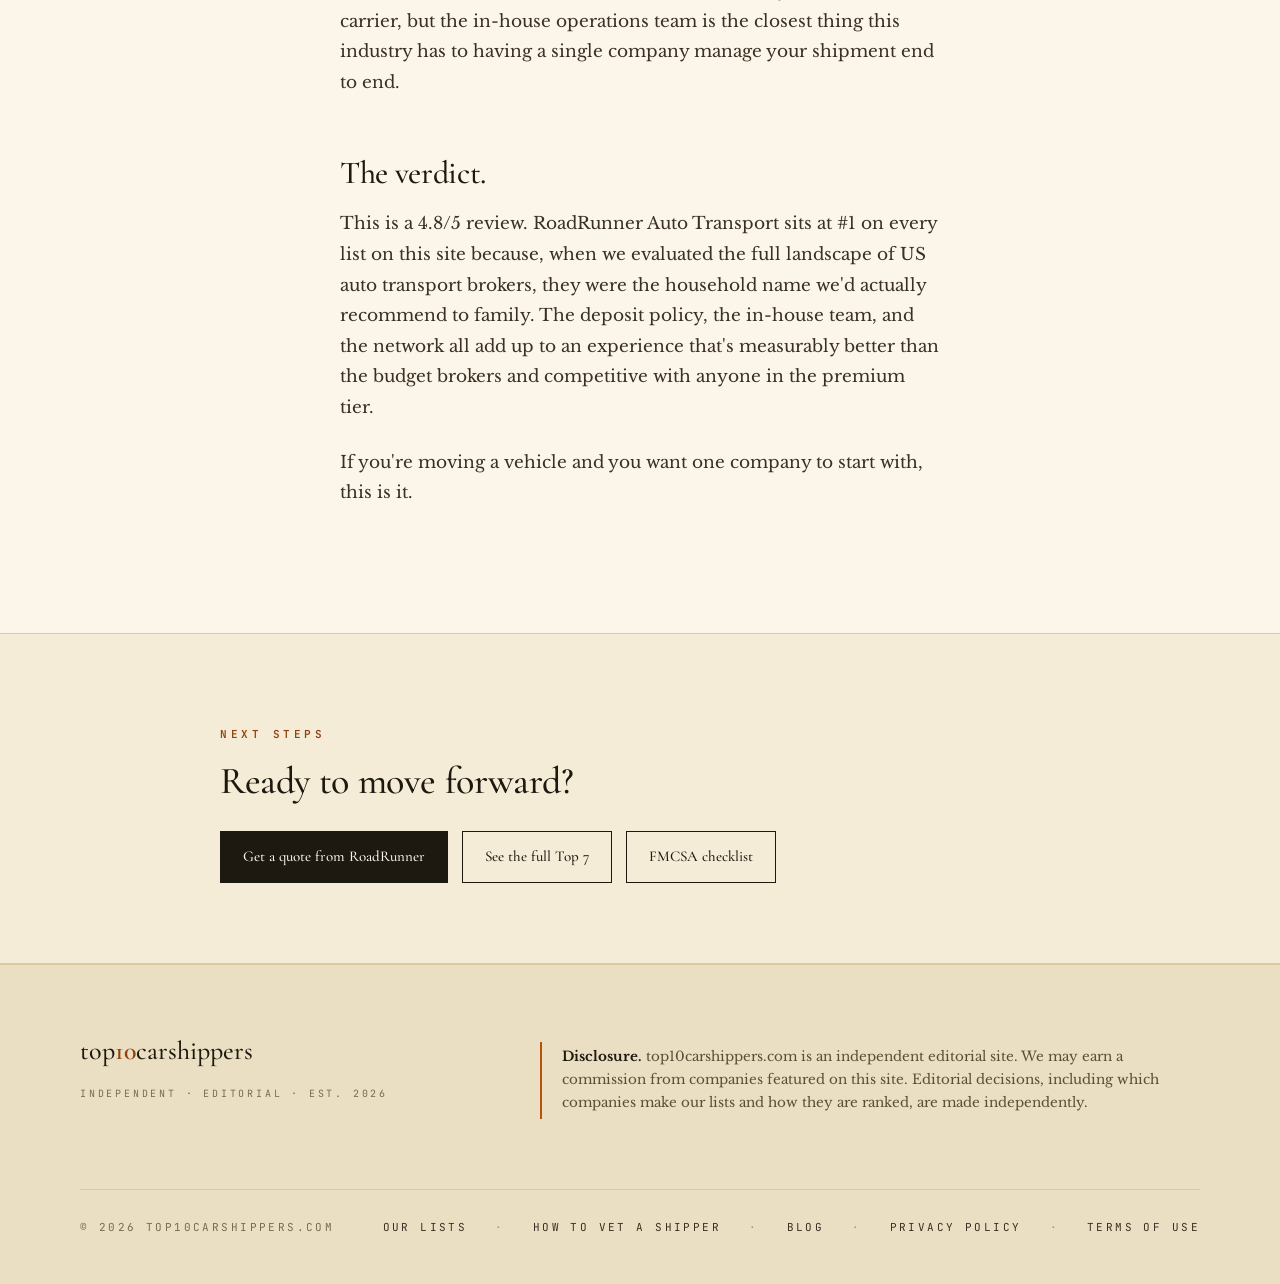
<file: roadrunner-auto-transport-review.html>
<!doctype html>
<html lang="en">
<head>
<meta charset="utf-8" />
<meta name="viewport" content="width=device-width,initial-scale=1" />
<link rel="icon" type="image/png" href="/favicon.png" />
<link rel="apple-touch-icon" href="/apple-touch-icon.png" />
<title>RoadRunner Auto Transport Review (4.8/5) | top10carshippers</title>
<meta name="description" content="Independent editorial review of RoadRunner Auto Transport. 4.8 out of 5. Thirty years in business, no deposit at booking, in-house operations team." />
<link rel="preconnect" href="https://fonts.googleapis.com" />
<link rel="preconnect" href="https://fonts.gstatic.com" crossorigin />
<link href="https://fonts.googleapis.com/css2?family=Cormorant+Garamond:ital,wght@0,400;0,500;0,600;0,700;1,400;1,500;1,600&family=Libre+Baskerville:ital,wght@0,400;0,700;1,400&family=JetBrains+Mono:wght@400;500;600&display=swap" rel="stylesheet" />
<script type="application/ld+json">
{
  "@context": "https://schema.org",
  "@type": "Review",
  "itemReviewed": {
    "@type": "LocalBusiness",
    "name": "RoadRunner Auto Transport",
    "url": "https://www.roadrunnerautotransport.com",
    "image": "https://top10carshippers.com/img/roadrunner-logo.png",
    "telephone": "+1-888-777-2123",
    "address": {
      "@type": "PostalAddress",
      "addressLocality": "Bethpage",
      "addressRegion": "NY",
      "addressCountry": "US"
    }
  },
  "reviewRating": {
    "@type": "Rating",
    "ratingValue": "4.8",
    "bestRating": "5",
    "worstRating": "1"
  },
  "author": {
    "@type": "Organization",
    "name": "top10carshippers"
  },
  "publisher": {
    "@type": "Organization",
    "name": "top10carshippers"
  }
}
</script>
<link rel="stylesheet" href="styles.css" />
<link rel="canonical" href="https://top10carshippers.com/roadrunner-auto-transport-review" />
<meta property="og:type" content="article" />
<meta property="og:site_name" content="top10carshippers" />
<meta property="og:title" content="RoadRunner Auto Transport Review (4.8/5) | top10carshippers" />
<meta property="og:description" content="Independent editorial review of RoadRunner Auto Transport. 4.8 out of 5. Thirty years in business, no deposit at booking, in-house operations team." />
<meta property="og:url" content="https://top10carshippers.com/roadrunner-auto-transport-review" />
<meta name="twitter:card" content="summary" />
<script type="application/ld+json">
{
  "@context": "https://schema.org",
  "@graph": [
    {
      "@type": "Organization",
      "@id": "https://top10carshippers.com/#org",
      "name": "top10carshippers",
      "url": "https://top10carshippers.com/",
      "description": "Independent editorial site ranking car shipping companies."
    },
    {
      "@type": "WebSite",
      "@id": "https://top10carshippers.com/#website",
      "url": "https://top10carshippers.com/",
      "name": "top10carshippers",
      "publisher": {
        "@id": "https://top10carshippers.com/#org"
      }
    }
  ]
}
</script>
</head>
<body>
<header class="masthead">
  <div class="wrap mast-row">
    <a href="/" class="logo" aria-label="top10carshippers home">
      <span><span class="word-top">top</span><span class="word-ten">10</span><span class="word-rest">carshippers</span></span>
      <span class="dot" aria-hidden="true"></span>
    </a>
    <nav class="primary" id="primary-nav" aria-label="Primary">
      <div class="navitem" data-menu="lists" tabindex="0" role="button" aria-haspopup="true" aria-expanded="false">
        Our Lists
        <span class="caret" aria-hidden="true"></span>
        <div class="dropdown" role="menu">
          <a href="/top-7-car-shipping-companies.html" role="menuitem">Top 7 Car Shipping Companies</a>
          <a href="/best-for-first-time-shippers.html" role="menuitem">Best for First-Time Shippers</a>
          <a href="/best-for-cross-country.html" role="menuitem">Best for Cross-Country Moves</a>
        </div>
      </div>
      <div class="navitem" data-menu="vet" tabindex="0" role="button" aria-haspopup="true" aria-expanded="false">
        How to Vet a Shipper
        <span class="caret" aria-hidden="true"></span>
        <div class="dropdown" role="menu">
          <a href="/broker-vs-carrier.html" role="menuitem">Broker vs. Carrier</a>
          <a href="/fmcsa-checklist.html" role="menuitem">FMCSA Checklist</a>
          <a href="/verify-a-car-shipping-company.html" role="menuitem">How to Verify a Car Shipping Company</a>
          <a href="/common-auto-transport-scams.html" role="menuitem">Common Auto Transport Scams</a>
        </div>
      </div>
      <a href="/blog/" class="navitem">Blog</a>
    </nav>
  </div>
</header>
<section class="page-hero">
  <div class="article-narrow">
    <p class="kicker">§ Editorial Review  &nbsp;·&nbsp; Top Pick</p>
    <h1>RoadRunner Auto Transport: review of the only major-name shipper that earns the rating.</h1>
    <p class="subhead">An independent editorial review of RoadRunner Auto Transport, the household-name broker that built its reputation through service rather than ad spend.</p>
    <div class="review-meta">
      <span>By the Editors</span>
      <span class="sep">·</span>
      <span>Independent · Not Sponsored</span>
      <span class="sep">·</span>
      <span>~6 min read</span>
    </div>
    <div class="review-rating">
      <span class="num">4.8</span>
      <div>
        <span class="out">/ 5</span>
        <span class="label">Editorial Rating</span>
      </div>
      <span class="stars" aria-label="4.8 out of 5 stars">★★★★★</span>
    </div>
  </div>
</section>

<section class="article-body">
  <div class="article-narrow">

    <div class="review-logo-row">
     <div class="rr-wrap" style="background:#000; padding:36px 24px; display:flex; justify-content:center; align-items:center;">
  <img src="/img/roadrunner-logo.png" alt="RoadRunner Auto Transport" style="width:100%; max-width:240px; height:auto; display:block;" />
</div>
    </div>

    <div class="verdict-block">
      <span class="label">The Verdict</span>
      RoadRunner is the rare household-name auto transport company we recommend without hedging. Thirty years in business, no deposit required at booking, and an in-house operations team that actually manages your shipment. For most shippers, this is the easiest call on the list.
    </div>

    <p>This site exists in part because the household names in auto transport are usually not the ones we'd recommend. Most of them got big through ad spend, aggregator placements, and SEO arbitrage; their customer service didn't keep up with their growth. RoadRunner Auto Transport is the exception we kept finding when we evaluated the field, which is why it sits at #1 across every list on this site.</p>

    <p>RoadRunner has been moving vehicles for thirty years, which in auto transport is roughly forever. The average broker doesn't make it past five. That kind of longevity isn't a guarantee of quality, but in an industry with this much churn, it's a meaningful filter; companies that stay around for decades do so by retaining customers, not by churning through them.</p>

    <h2>At a glance.</h2>

    <div class="at-a-glance">
      <div class="item">
        <span class="lab">Years in Business</span>
        <span class="val">30+</span>
        Founded in 1996. Veteran-owned, headquartered in Bethpage, NY.
      </div>
      <div class="item">
        <span class="lab">Deposit at Booking</span>
        <span class="val">$0</span>
        No deposit until a carrier is dispatched. Removes the most common pressure tactic in the industry.
      </div>
      <div class="item">
        <span class="lab">Carrier Network</span>
        <span class="val">14,000+</span>
        Vetted carriers across all 50 states plus Puerto Rico and the Caribbean.
      </div>
      <div class="item">
        <span class="lab">Operations Team</span>
        <span class="val">In-house</span>
        Not a contract call center. The person managing your shipment is on RoadRunner's payroll.
      </div>
    </div>

    <h2>The case for RoadRunner.</h2>

    <p>Three things specifically separate RoadRunner from the rest of the major brands in this industry.</p>

    <h3>The deposit policy.</h3>
    <p>Most auto transport brokers require a deposit at booking, before a carrier has been assigned to your shipment. That deposit is the leverage that makes the industry's most common scam work; once the broker has it, the urgency to find you a driver evaporates, and renegotiating the price upward becomes their easiest path forward. RoadRunner doesn't take a deposit until a carrier is actually dispatched, which means walking away if anything feels wrong costs you nothing. It's a small policy difference with an outsized effect on customer outcomes.</p>

    <h3>The in-house operations team.</h3>
    <p>When you call RoadRunner, you reach a person who works for RoadRunner, not a contractor in a third-party call center reading from a script. That sounds like a small distinction. It isn't. Auto transport is a logistics-heavy business with a lot of moving parts; carrier swaps, route changes, weather delays, pickup-window adjustments. Having that handled by an internal team that knows your booking, with continuity across the trip, is the difference between a smooth shipment and a frustrating one.</p>

    <h3>The carrier vetting.</h3>
    <p>RoadRunner maintains a network of vetted carriers and dispatches loads only to drivers who've been screened. That sounds like a baseline expectation. It's not; many brokers post your load to a public load board and assign it to whichever driver bids first, with minimal verification. RoadRunner's network management is a meaningful operational investment, and it shows up in the consistency of the carriers customers actually meet at pickup.</p>

    <h2>What pricing looks like.</h2>

    <p>RoadRunner sits in the middle of the market on price; not the cheapest option you'll find, not the most expensive. The pricing reflects the cost of a vetted carrier network and an in-house operations team, both of which the budget brokers cut to come in lower. For most shippers, the difference is worth it; for a buyer whose only criterion is the lowest possible quote, this is not the company. (For that buyer, we recommend reading <a href="/blog/lowest-quote-trap.html" style="border-bottom:1px solid var(--rule);">our piece on why the lowest quote is almost always a trap</a> before booking.)</p>

    <p>Quotes hold. That sounds basic, but it's the single most common complaint about auto transport brokers, and RoadRunner has largely avoided the bait-and-switch pricing pattern that defines the budget end of the market. The number you're quoted at booking is, with rare exceptions, the number you pay at delivery.</p>

    <h2>Who RoadRunner is for.</h2>

    <p>RoadRunner is the natural choice for first-time shippers, anyone moving a vehicle a long distance, anyone who wants to talk to a real person during the process, and anyone who's been burned by a budget broker before and is now willing to pay a fair rate to avoid it again. Their network reach makes them particularly strong on cross-country and hard-to-fill routes, where the smaller brokers struggle.</p>

    <p>They handle Hawaii, Alaska, Puerto Rico, and Caribbean shipments, which most brokers don't. They handle non-running vehicles, oversized vehicles, and time-sensitive moves. They're a broker, not a carrier, but the in-house operations team is the closest thing this industry has to having a single company manage your shipment end to end.</p>

    <h2>The verdict.</h2>

    <p>This is a 4.8/5 review. RoadRunner Auto Transport sits at #1 on every list on this site because, when we evaluated the full landscape of US auto transport brokers, they were the household name we'd actually recommend to family. The deposit policy, the in-house team, and the network all add up to an experience that's measurably better than the budget brokers and competitive with anyone in the premium tier.</p>

    <p>If you're moving a vehicle and you want one company to start with, this is it.</p>

  </div>
</section>

<section class="cta-block">
  <div class="narrow">
    <p class="label">Next steps</p>
    <h2>Ready to move forward?</h2>
    <div class="cta-row">
      <a href="https://www.roadrunnerautotransport.com" class="cta-btn primary">Get a quote from RoadRunner</a>
      <a href="/top-7-car-shipping-companies.html" class="cta-btn">See the full Top 7</a>
      <a href="/fmcsa-checklist.html" class="cta-btn">FMCSA checklist</a>
    </div>
  </div>
</section>
<footer class="site-foot">
  <div class="wrap">
    <div class="foot-grid">
      <div>
        <div class="foot-logo"><span style="font-style:italic;">top</span><span class="word-ten">10</span>carshippers</div>
        <div class="foot-tag">Independent · Editorial · Est. 2026</div>
      </div>
      <p class="disclosure">
        <strong>Disclosure.</strong> top10carshippers.com is an independent editorial site. We may earn a commission from companies featured on this site. Editorial decisions, including which companies make our lists and how they are ranked, are made independently.
      </p>
    </div>
    <div class="foot-bottom">
      <div>© 2026 top10carshippers.com</div>
      <nav class="foot-nav" aria-label="Footer">
        <a href="/top-7-car-shipping-companies.html">Our Lists</a>
        <span class="sep">·</span>
        <a href="/broker-vs-carrier.html">How to Vet a Shipper</a>
        <span class="sep">·</span>
        <a href="/blog/">Blog</a>
        <span class="sep">·</span>
        <a href="/privacy-policy.html">Privacy Policy</a>
        <span class="sep">·</span>
        <a href="/terms-of-use.html">Terms of Use</a>
      </nav>
    </div>
  </div>
</footer>
<script>
  (function() {
    const items = document.querySelectorAll('nav.primary > .navitem[data-menu]');
    items.forEach(item => {
      const open = () => {
        items.forEach(o => o !== item && o.classList.remove('open'));
        item.classList.add('open');
        item.setAttribute('aria-expanded', 'true');
      };
      const close = () => { item.classList.remove('open'); item.setAttribute('aria-expanded', 'false'); };
      item.addEventListener('click', (e) => { e.stopPropagation(); item.classList.contains('open') ? close() : open(); });
      item.addEventListener('mouseenter', open);
      item.addEventListener('mouseleave', close);
      item.addEventListener('keydown', (e) => {
        if (e.key === 'Enter' || e.key === ' ') { e.preventDefault(); item.classList.contains('open') ? close() : open(); }
        if (e.key === 'Escape') close();
      });
    });
    document.addEventListener('click', () => items.forEach(i => i.classList.remove('open')));
  })();
</script>
</body>
</html>
</file>
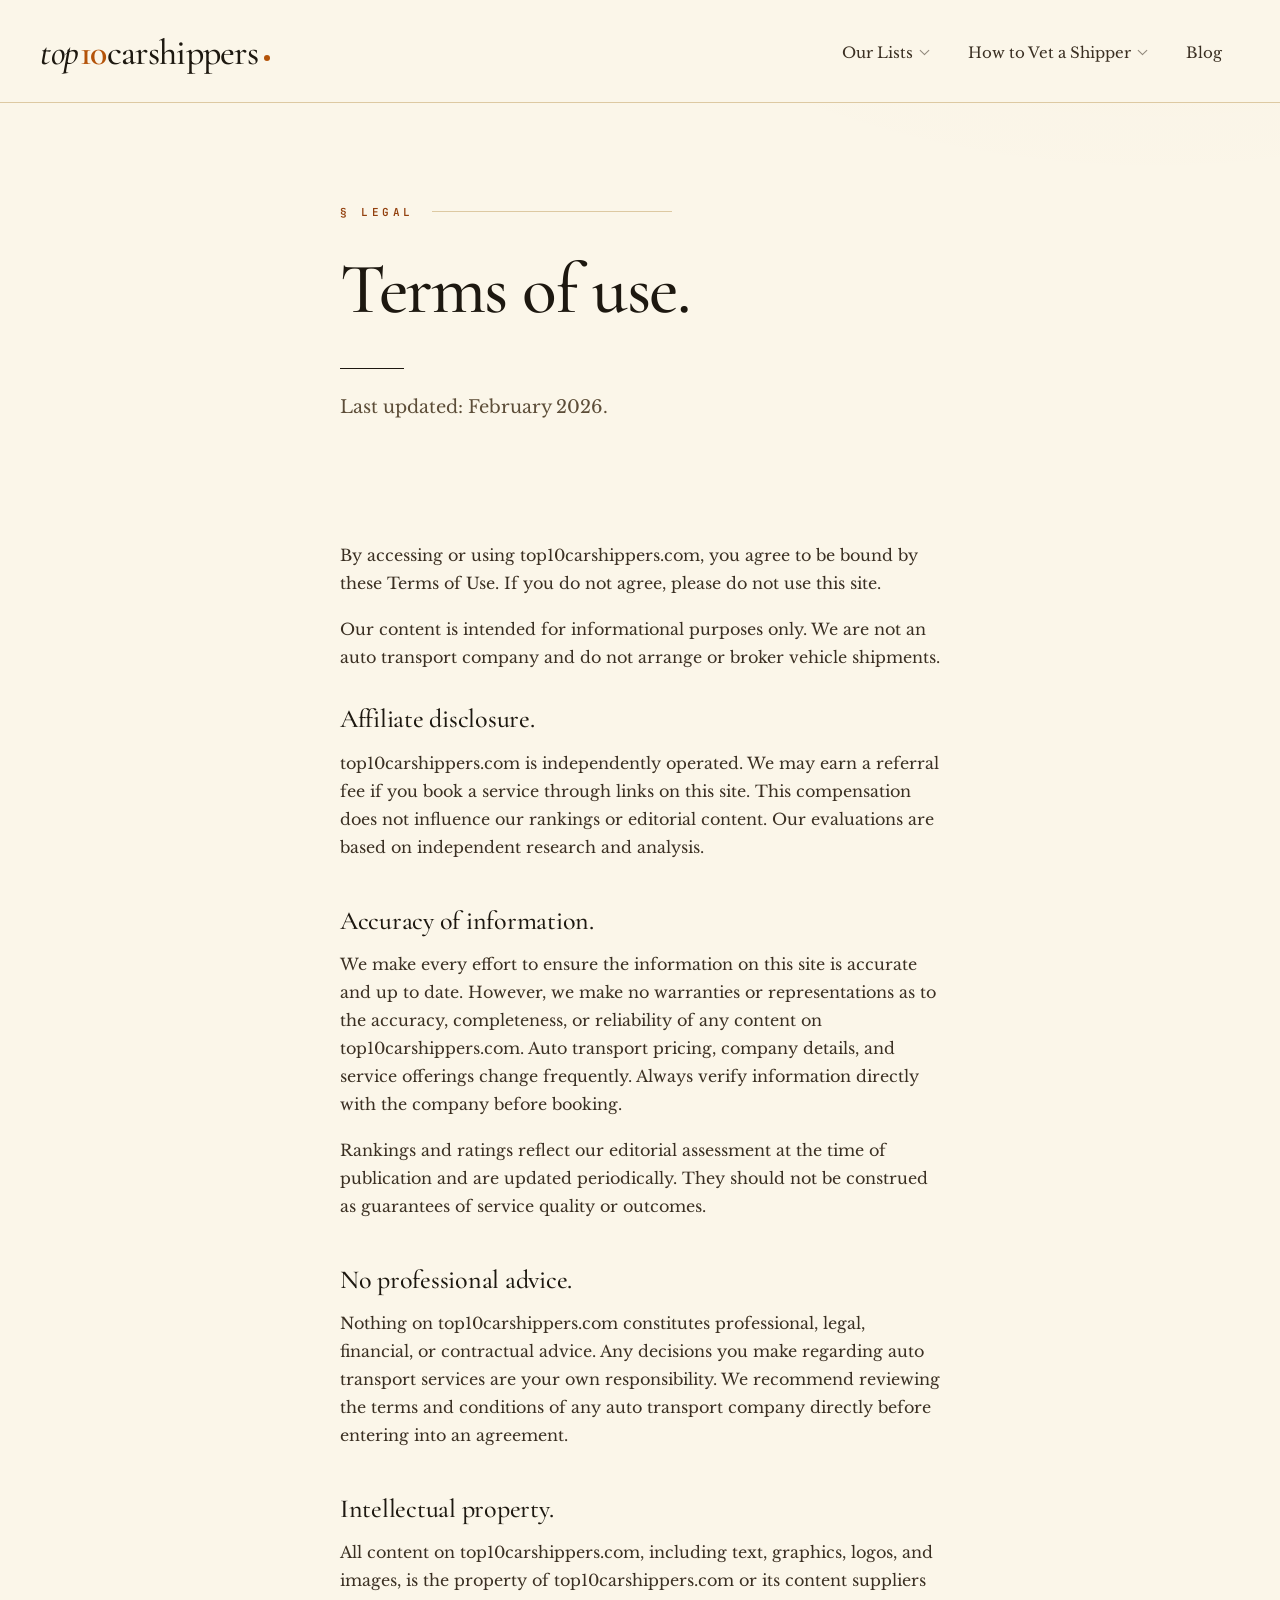
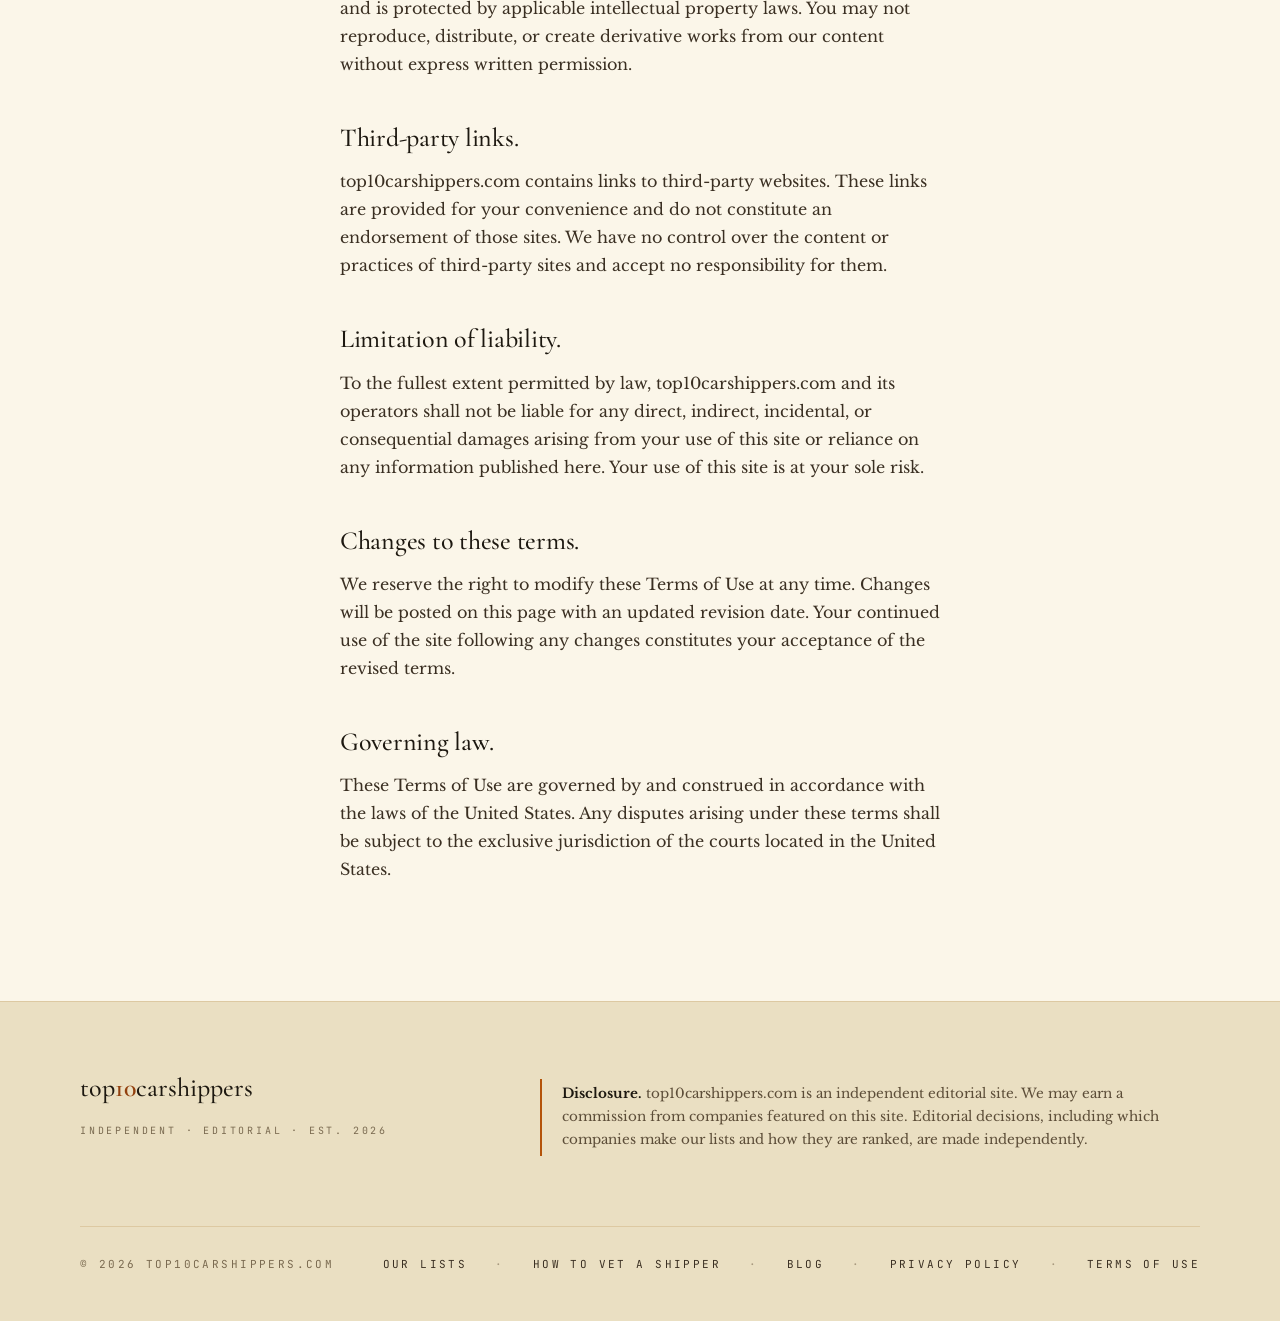
<file: terms-of-use.html>
<!doctype html>
<html lang="en">
<head>
<meta charset="utf-8" />
<meta name="viewport" content="width=device-width,initial-scale=1" />
<link rel="icon" type="image/png" href="/favicon.png" />
<link rel="apple-touch-icon" href="/apple-touch-icon.png" />
<title>Terms of Use | top10carshippers</title>
<meta name="description" content="Terms of use for top10carshippers.com. Please read before using our site." />
<link rel="preconnect" href="https://fonts.googleapis.com" />
<link rel="preconnect" href="https://fonts.gstatic.com" crossorigin />
<link href="https://fonts.googleapis.com/css2?family=Cormorant+Garamond:ital,wght@0,400;0,500;0,600;0,700;1,400;1,500;1,600&family=Libre+Baskerville:ital,wght@0,400;0,700;1,400&family=JetBrains+Mono:wght@400;500;600&display=swap" rel="stylesheet" />
<link rel="stylesheet" href="/styles.css" />
<style>
  /* Legal page specifics: no drop cap, tighter spacing */
  .legal-body p:first-of-type::first-letter { all: revert; font-size: inherit; float: none; padding: 0; color: inherit; }
  .legal-body p { font-size: 16px; line-height: 1.75; margin: 0 0 18px; color: var(--ink-2); }
  .legal-body h2 { font-family: var(--display); font-weight: 500; font-size: 26px; line-height: 1.2; color: var(--ink); margin: 44px 0 14px; letter-spacing: -0.01em; }
  .legal-body h2:first-of-type { margin-top: 32px; }
  .legal-body a { border-bottom: 1px solid var(--rule); }
  .legal-body a:hover { border-bottom-color: var(--amber); color: var(--amber-2); }
</style>
<link rel="canonical" href="https://top10carshippers.com/terms-of-use" />
<meta property="og:type" content="website" />
<meta property="og:site_name" content="top10carshippers" />
<meta property="og:title" content="Terms of Use | top10carshippers" />
<meta property="og:description" content="Terms of use for top10carshippers.com. Please read before using our site." />
<meta property="og:url" content="https://top10carshippers.com/terms-of-use" />
<meta name="twitter:card" content="summary" />
<script type="application/ld+json">
{
  "@context": "https://schema.org",
  "@graph": [
    {
      "@type": "Organization",
      "@id": "https://top10carshippers.com/#org",
      "name": "top10carshippers",
      "url": "https://top10carshippers.com/",
      "description": "Independent editorial site ranking car shipping companies."
    },
    {
      "@type": "WebSite",
      "@id": "https://top10carshippers.com/#website",
      "url": "https://top10carshippers.com/",
      "name": "top10carshippers",
      "publisher": {
        "@id": "https://top10carshippers.com/#org"
      }
    }
  ]
}
</script>
</head>
<body>
<header class="masthead">
  <div class="wrap mast-row">
    <a href="/" class="logo" aria-label="top10carshippers home">
      <span><span class="word-top">top</span><span class="word-ten">10</span><span class="word-rest">carshippers</span></span>
      <span class="dot" aria-hidden="true"></span>
    </a>
    <nav class="primary" id="primary-nav" aria-label="Primary">
      <div class="navitem" data-menu="lists" tabindex="0" role="button" aria-haspopup="true" aria-expanded="false">
        Our Lists
        <span class="caret" aria-hidden="true"></span>
        <div class="dropdown" role="menu">
          <a href="/top-7-car-shipping-companies.html" role="menuitem">Top 7 Car Shipping Companies</a>
          <a href="/best-for-first-time-shippers.html" role="menuitem">Best for First-Time Shippers</a>
          <a href="/best-for-cross-country.html" role="menuitem">Best for Cross-Country Moves</a>
        </div>
      </div>
      <div class="navitem" data-menu="vet" tabindex="0" role="button" aria-haspopup="true" aria-expanded="false">
        How to Vet a Shipper
        <span class="caret" aria-hidden="true"></span>
        <div class="dropdown" role="menu">
          <a href="/broker-vs-carrier.html" role="menuitem">Broker vs. Carrier</a>
          <a href="/fmcsa-checklist.html" role="menuitem">FMCSA Checklist</a>
          <a href="/verify-a-car-shipping-company.html" role="menuitem">How to Verify a Car Shipping Company</a>
          <a href="/common-auto-transport-scams.html" role="menuitem">Common Auto Transport Scams</a>
        </div>
      </div>
      <a href="/blog/" class="navitem">Blog</a>
    </nav>
  </div>
</header>

<section class="page-hero">
  <div class="article-narrow">
    <p class="kicker">§ Legal</p>
    <h1>Terms of use.</h1>
    <p class="subhead">Last updated: February 2026.</p>
  </div>
</section>

<section class="article-body legal-body">
  <div class="article-narrow">
    <p>By accessing or using top10carshippers.com, you agree to be bound by these Terms of Use. If you do not agree, please do not use this site.</p>
    <p>Our content is intended for informational purposes only. We are not an auto transport company and do not arrange or broker vehicle shipments.</p>

    <h2>Affiliate disclosure.</h2>
    <p>top10carshippers.com is independently operated. We may earn a referral fee if you book a service through links on this site. This compensation does not influence our rankings or editorial content. Our evaluations are based on independent research and analysis.</p>

    <h2>Accuracy of information.</h2>
    <p>We make every effort to ensure the information on this site is accurate and up to date. However, we make no warranties or representations as to the accuracy, completeness, or reliability of any content on top10carshippers.com. Auto transport pricing, company details, and service offerings change frequently. Always verify information directly with the company before booking.</p>
    <p>Rankings and ratings reflect our editorial assessment at the time of publication and are updated periodically. They should not be construed as guarantees of service quality or outcomes.</p>

    <h2>No professional advice.</h2>
    <p>Nothing on top10carshippers.com constitutes professional, legal, financial, or contractual advice. Any decisions you make regarding auto transport services are your own responsibility. We recommend reviewing the terms and conditions of any auto transport company directly before entering into an agreement.</p>

    <h2>Intellectual property.</h2>
    <p>All content on top10carshippers.com, including text, graphics, logos, and images, is the property of top10carshippers.com or its content suppliers and is protected by applicable intellectual property laws. You may not reproduce, distribute, or create derivative works from our content without express written permission.</p>

    <h2>Third-party links.</h2>
    <p>top10carshippers.com contains links to third-party websites. These links are provided for your convenience and do not constitute an endorsement of those sites. We have no control over the content or practices of third-party sites and accept no responsibility for them.</p>

    <h2>Limitation of liability.</h2>
    <p>To the fullest extent permitted by law, top10carshippers.com and its operators shall not be liable for any direct, indirect, incidental, or consequential damages arising from your use of this site or reliance on any information published here. Your use of this site is at your sole risk.</p>

    <h2>Changes to these terms.</h2>
    <p>We reserve the right to modify these Terms of Use at any time. Changes will be posted on this page with an updated revision date. Your continued use of the site following any changes constitutes your acceptance of the revised terms.</p>

    <h2>Governing law.</h2>
    <p>These Terms of Use are governed by and construed in accordance with the laws of the United States. Any disputes arising under these terms shall be subject to the exclusive jurisdiction of the courts located in the United States.</p>
  </div>
</section>

<footer class="site-foot">
  <div class="wrap">
    <div class="foot-grid">
      <div>
        <div class="foot-logo"><span style="font-style:italic;">top</span><span class="word-ten">10</span>carshippers</div>
        <div class="foot-tag">Independent · Editorial · Est. 2026</div>
      </div>
      <p class="disclosure">
        <strong>Disclosure.</strong> top10carshippers.com is an independent editorial site. We may earn a commission from companies featured on this site. Editorial decisions, including which companies make our lists and how they are ranked, are made independently.
      </p>
    </div>
    <div class="foot-bottom">
      <div>© 2026 top10carshippers.com</div>
      <nav class="foot-nav" aria-label="Footer">
        <a href="/top-7-car-shipping-companies.html">Our Lists</a>
        <span class="sep">·</span>
        <a href="/broker-vs-carrier.html">How to Vet a Shipper</a>
        <span class="sep">·</span>
        <a href="/blog/">Blog</a>
        <span class="sep">·</span>
        <a href="/privacy-policy.html">Privacy Policy</a>
        <span class="sep">·</span>
        <a href="/terms-of-use.html">Terms of Use</a>
      </nav>
    </div>
  </div>
</footer>
<script>
  (function() {
    const items = document.querySelectorAll('nav.primary > .navitem[data-menu]');
    items.forEach(item => {
      const open = () => {
        items.forEach(o => o !== item && o.classList.remove('open'));
        item.classList.add('open');
        item.setAttribute('aria-expanded', 'true');
      };
      const close = () => { item.classList.remove('open'); item.setAttribute('aria-expanded', 'false'); };
      item.addEventListener('click', (e) => { e.stopPropagation(); item.classList.contains('open') ? close() : open(); });
      item.addEventListener('mouseenter', open);
      item.addEventListener('mouseleave', close);
      item.addEventListener('keydown', (e) => {
        if (e.key === 'Enter' || e.key === ' ') { e.preventDefault(); item.classList.contains('open') ? close() : open(); }
        if (e.key === 'Escape') close();
      });
    });
    document.addEventListener('click', () => items.forEach(i => i.classList.remove('open')));
  })();
</script>
</body>
</html>
</file>
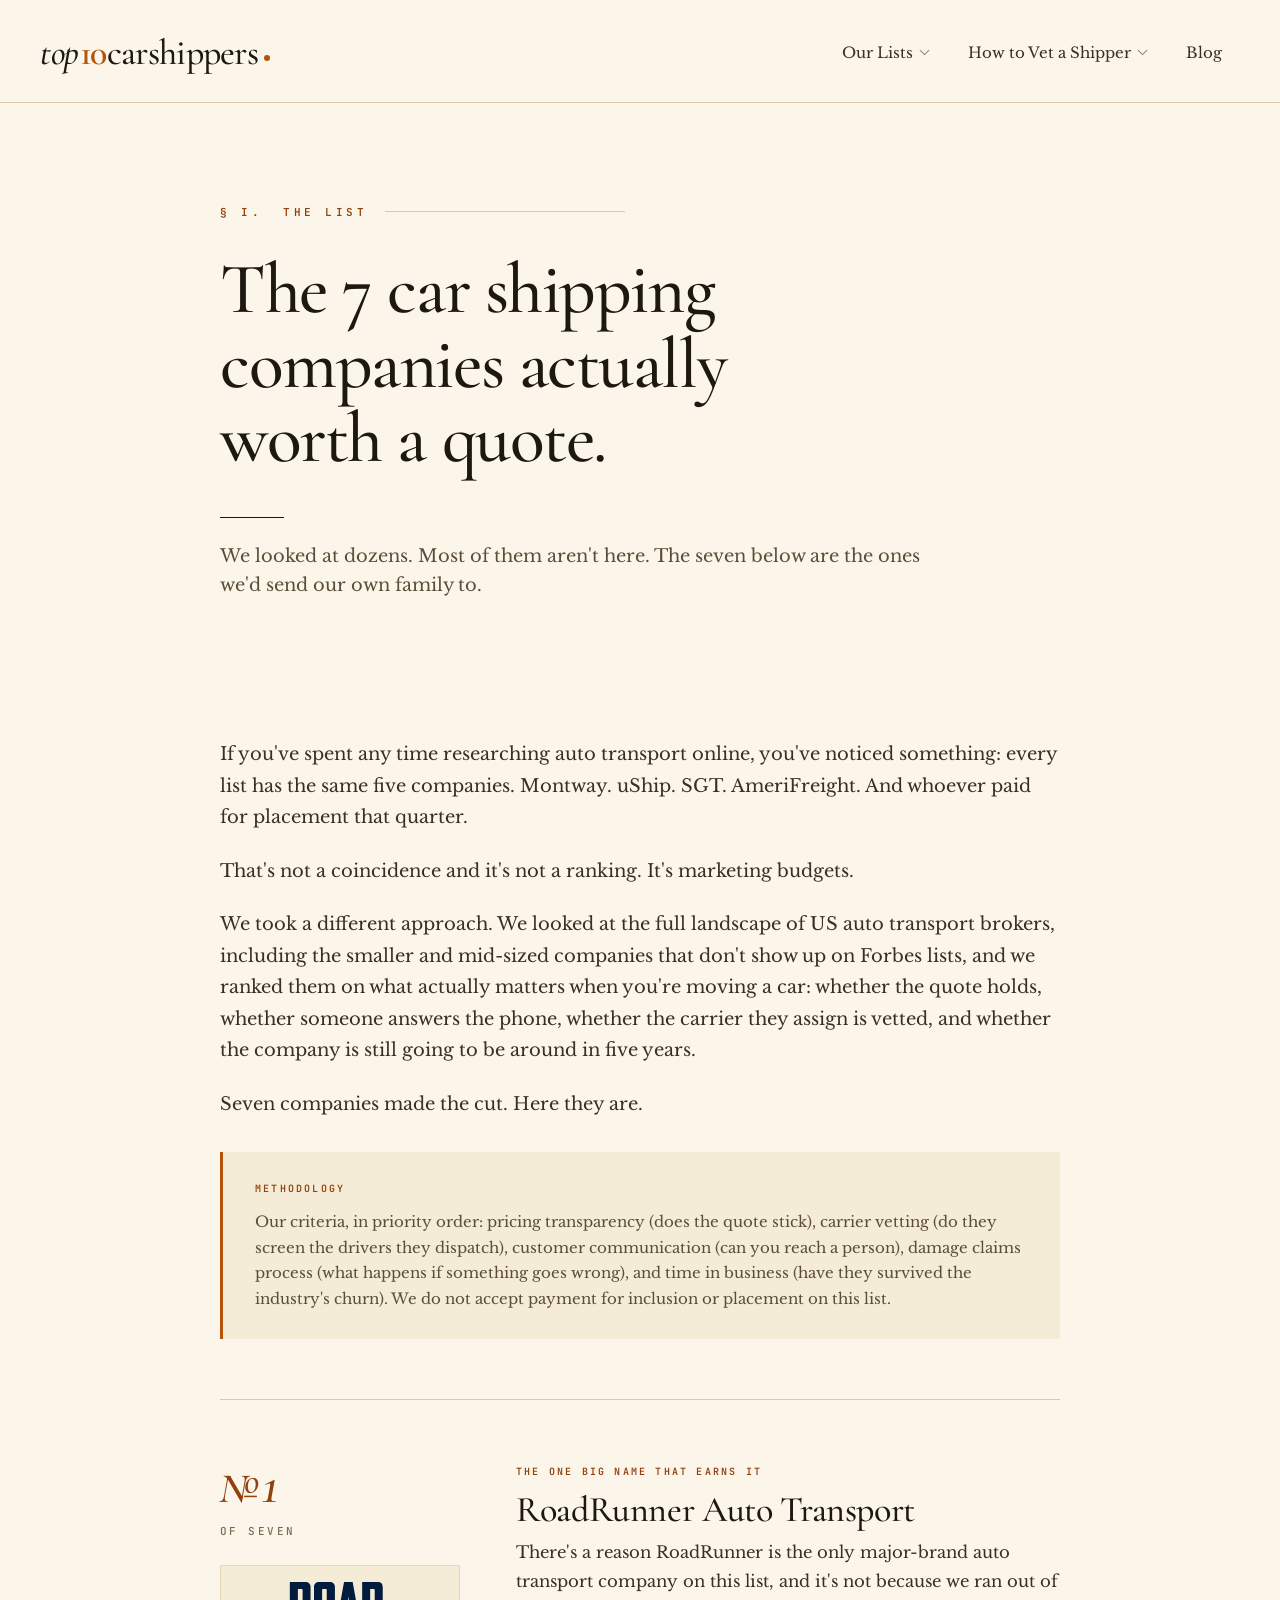
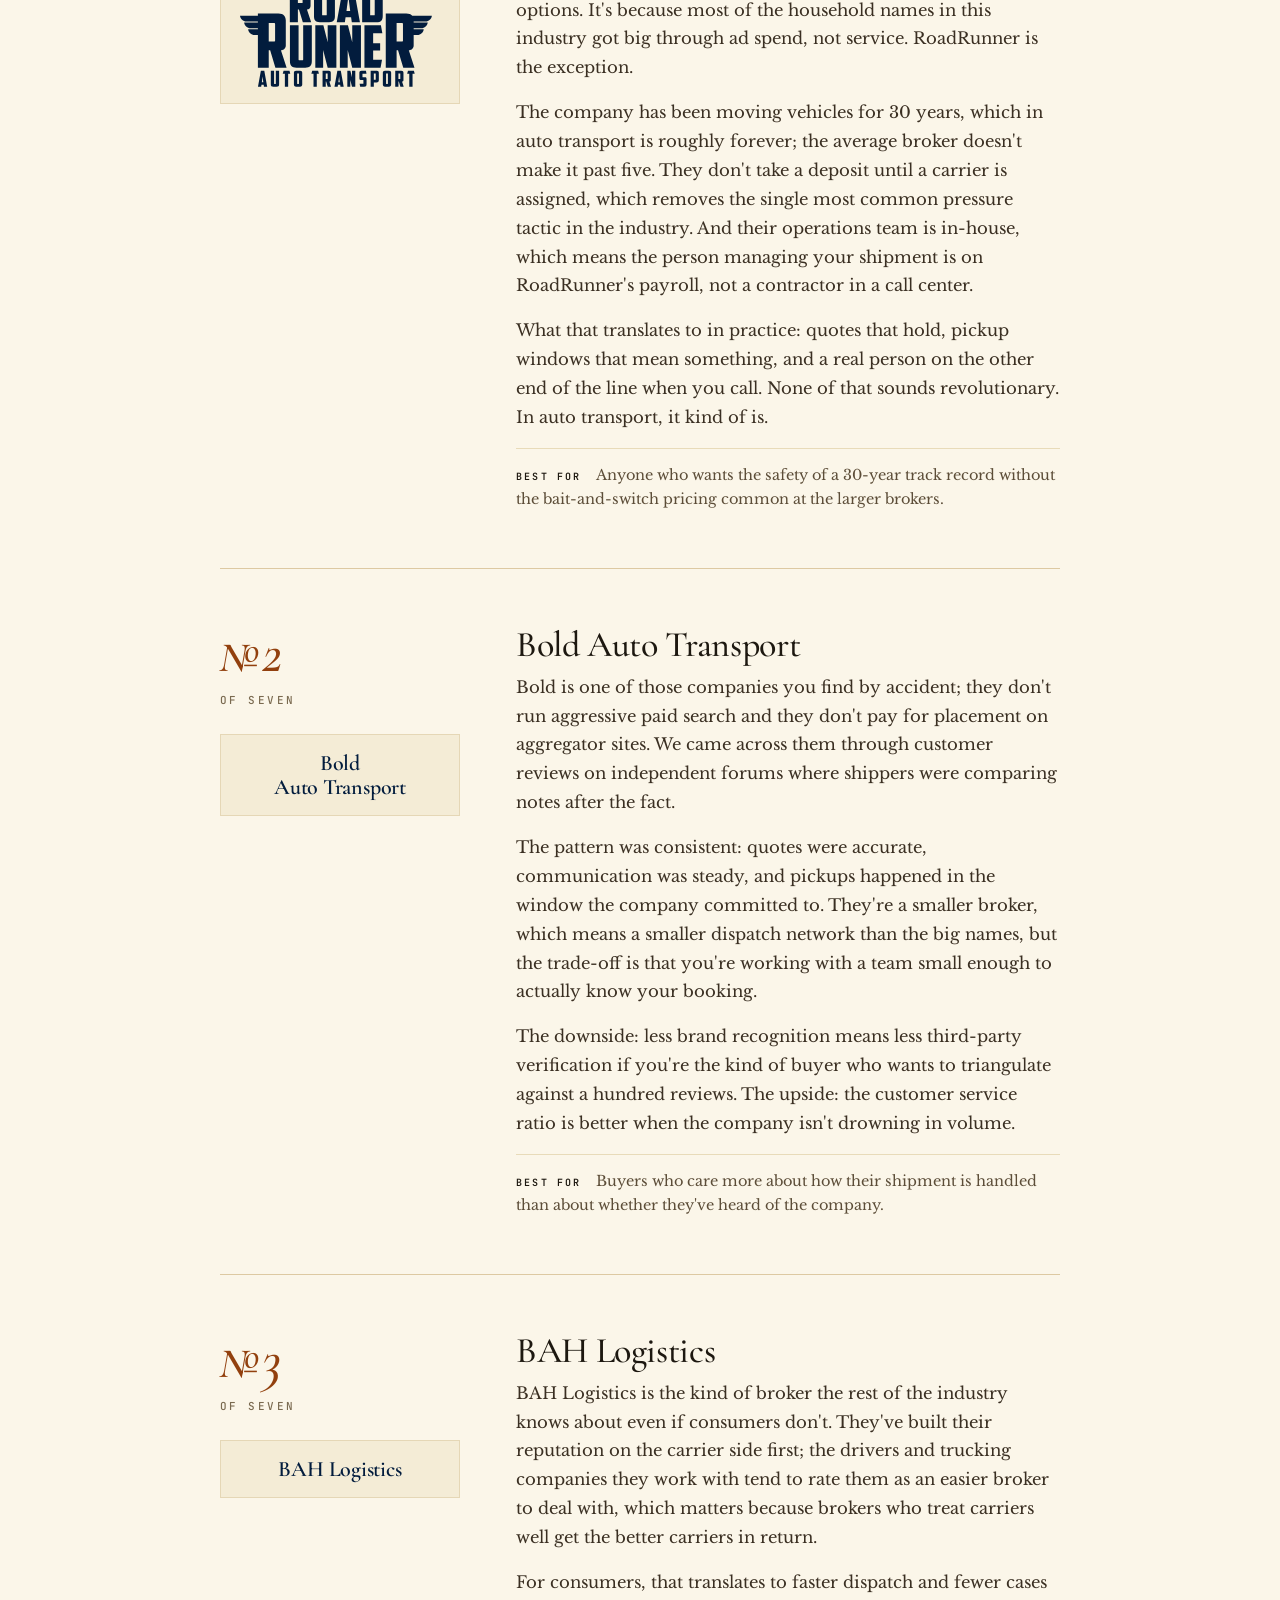
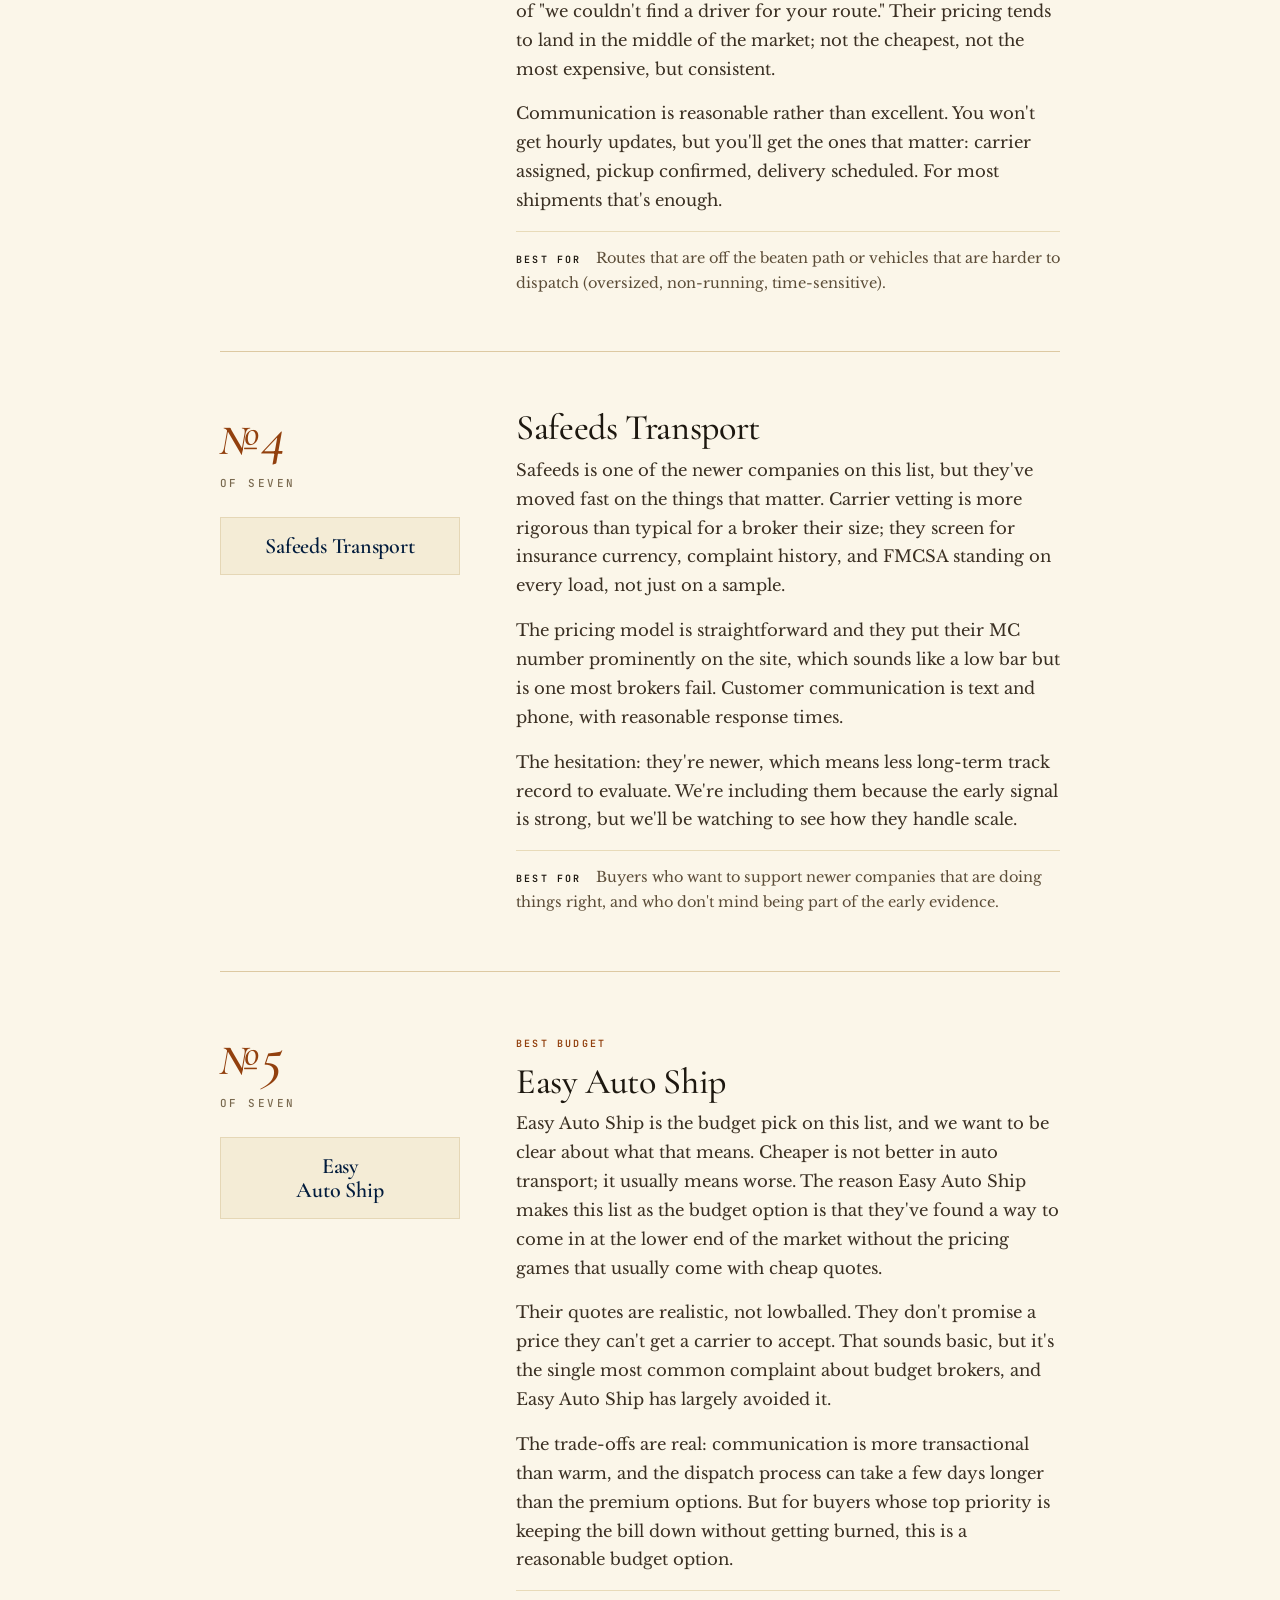
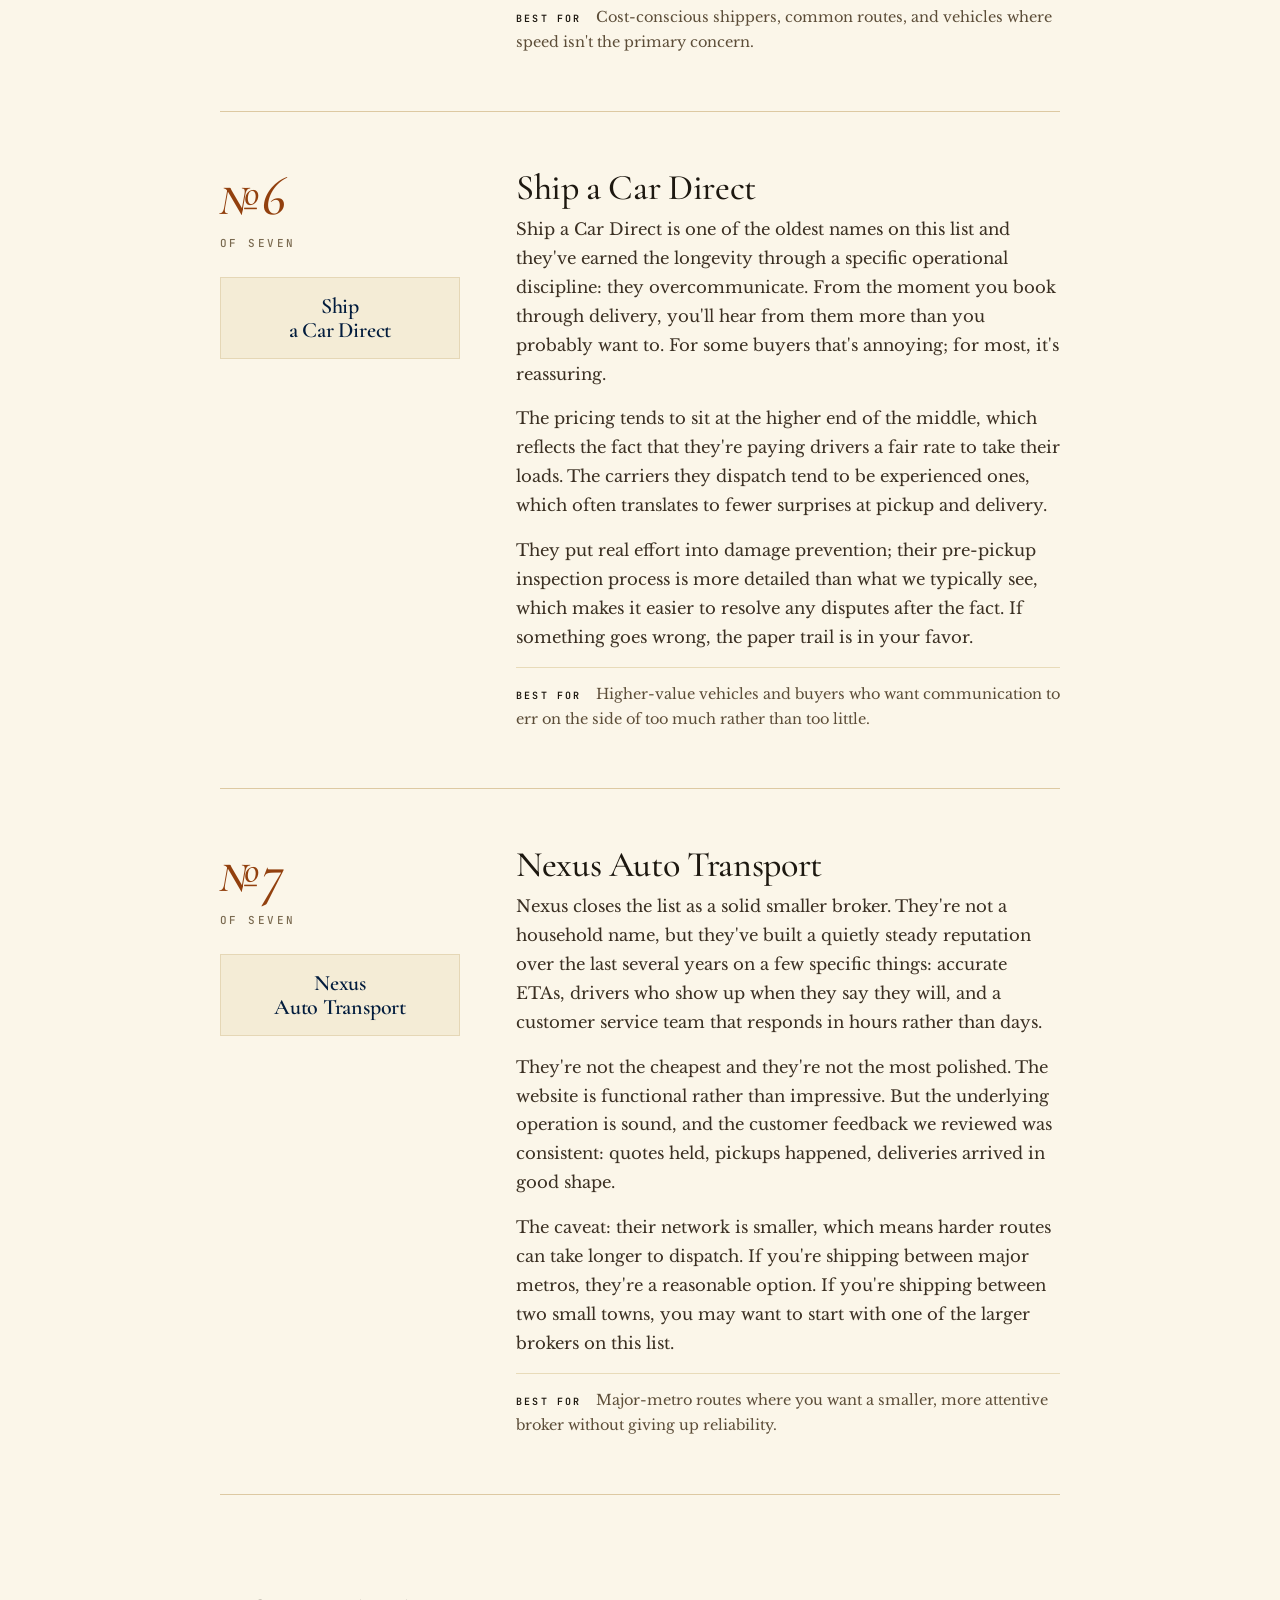
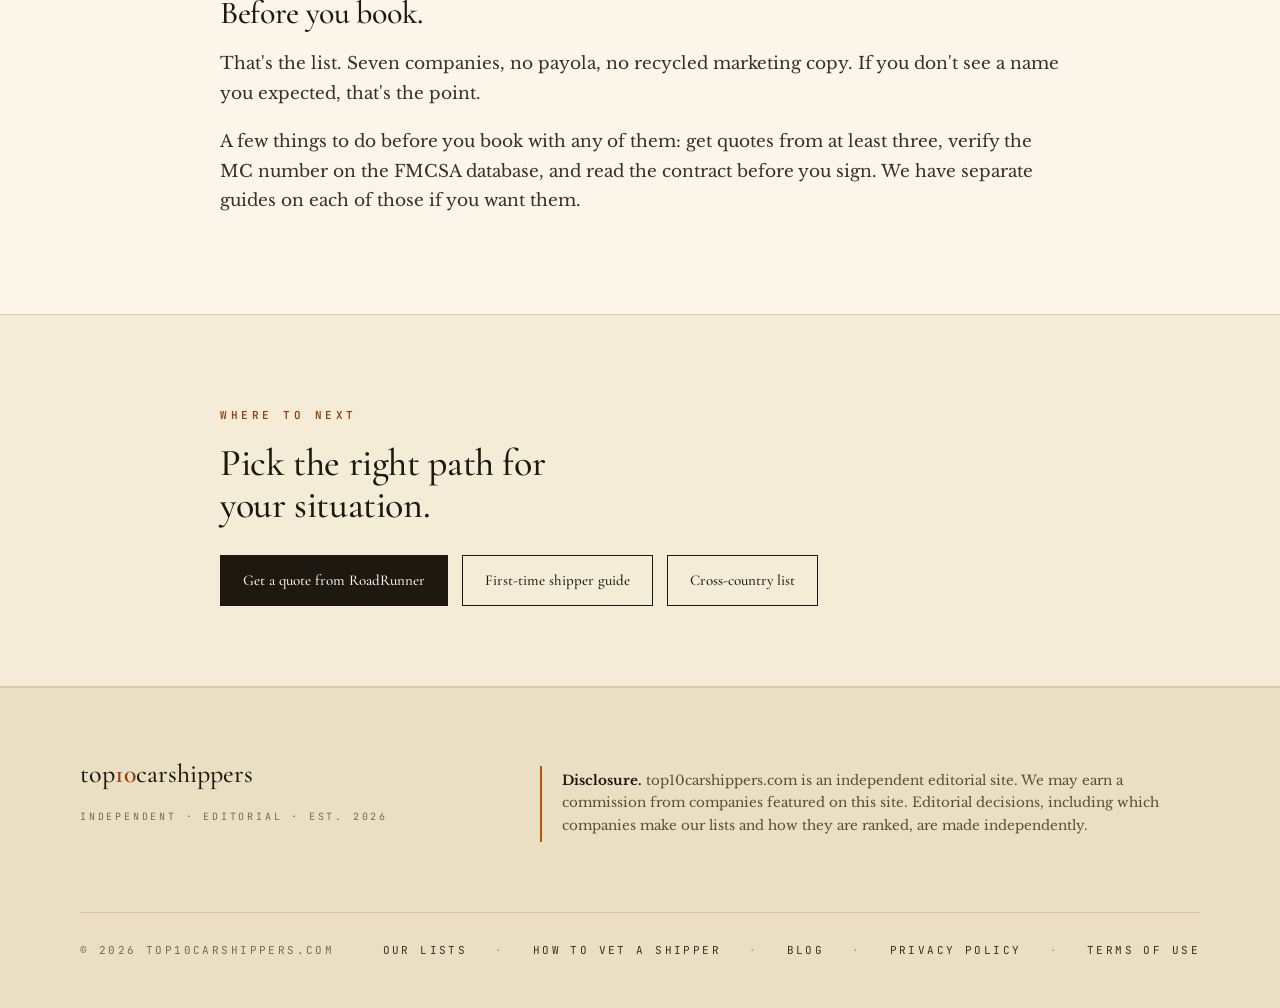
<file: top-7-car-shipping-companies.html>
<!doctype html>
<html lang="en">
<head>
<meta charset="utf-8" />
<meta name="viewport" content="width=device-width,initial-scale=1" />
<link rel="icon" type="image/png" href="/favicon.png" />
<link rel="apple-touch-icon" href="/apple-touch-icon.png" />
<title>Top 7 Car Shipping Companies in the USA | top10carshippers</title>
<meta name="description" content="We looked at dozens of car shipping companies and ranked the seven actually worth a quote. Independent rankings, no paid placement." />
<link rel="preconnect" href="https://fonts.googleapis.com" />
<link rel="preconnect" href="https://fonts.gstatic.com" crossorigin />
<link href="https://fonts.googleapis.com/css2?family=Cormorant+Garamond:ital,wght@0,400;0,500;0,600;0,700;1,400;1,500;1,600&family=Libre+Baskerville:ital,wght@0,400;0,700;1,400&family=JetBrains+Mono:wght@400;500;600&display=swap" rel="stylesheet" />
<link rel="stylesheet" href="styles.css" />
<link rel="canonical" href="https://top10carshippers.com/top-7-car-shipping-companies" />
<meta property="og:type" content="website" />
<meta property="og:site_name" content="top10carshippers" />
<meta property="og:title" content="Top 7 Car Shipping Companies in the USA | top10carshippers" />
<meta property="og:description" content="We looked at dozens of car shipping companies and ranked the seven actually worth a quote. Independent rankings, no paid placement." />
<meta property="og:url" content="https://top10carshippers.com/top-7-car-shipping-companies" />
<meta name="twitter:card" content="summary" />
<script type="application/ld+json">
{
  "@context": "https://schema.org",
  "@graph": [
    {
      "@type": "Organization",
      "@id": "https://top10carshippers.com/#org",
      "name": "top10carshippers",
      "url": "https://top10carshippers.com/",
      "description": "Independent editorial site ranking car shipping companies."
    },
    {
      "@type": "WebSite",
      "@id": "https://top10carshippers.com/#website",
      "url": "https://top10carshippers.com/",
      "name": "top10carshippers",
      "publisher": {
        "@id": "https://top10carshippers.com/#org"
      }
    }
  ]
}
</script>
<script type="application/ld+json">
{
  "@context": "https://schema.org",
  "@type": "ItemList",
  "name": "Top 7 Car Shipping Companies in the USA",
  "numberOfItems": 7,
  "itemListElement": [
    {
      "@type": "ListItem",
      "position": 1,
      "name": "RoadRunner Auto Transport",
      "url": "https://top10carshippers.com/roadrunner-auto-transport-review"
    },
    {
      "@type": "ListItem",
      "position": 2,
      "name": "Bold Auto Transport"
    },
    {
      "@type": "ListItem",
      "position": 3,
      "name": "BAH Logistics"
    },
    {
      "@type": "ListItem",
      "position": 4,
      "name": "Safeeds Transport"
    },
    {
      "@type": "ListItem",
      "position": 5,
      "name": "Easy Auto Ship"
    },
    {
      "@type": "ListItem",
      "position": 6,
      "name": "Ship a Car Direct"
    },
    {
      "@type": "ListItem",
      "position": 7,
      "name": "Nexus Auto Transport"
    }
  ]
}
</script>
</head>
<body>
<header class="masthead">
  <div class="wrap mast-row">
    <a href="/" class="logo" aria-label="top10carshippers home">
      <span><span class="word-top">top</span><span class="word-ten">10</span><span class="word-rest">carshippers</span></span>
      <span class="dot" aria-hidden="true"></span>
    </a>
    <nav class="primary" id="primary-nav" aria-label="Primary">
      <div class="navitem" data-menu="lists" tabindex="0" role="button" aria-haspopup="true" aria-expanded="false">
        Our Lists
        <span class="caret" aria-hidden="true"></span>
        <div class="dropdown" role="menu">
          <a href="/top-7-car-shipping-companies.html" role="menuitem">Top 7 Car Shipping Companies</a>
          <a href="/best-for-first-time-shippers.html" role="menuitem">Best for First-Time Shippers</a>
          <a href="/best-for-cross-country.html" role="menuitem">Best for Cross-Country Moves</a>
        </div>
      </div>
      <div class="navitem" data-menu="vet" tabindex="0" role="button" aria-haspopup="true" aria-expanded="false">
        How to Vet a Shipper
        <span class="caret" aria-hidden="true"></span>
        <div class="dropdown" role="menu">
          <a href="/broker-vs-carrier.html" role="menuitem">Broker vs. Carrier</a>
          <a href="/fmcsa-checklist.html" role="menuitem">FMCSA Checklist</a>
          <a href="/verify-a-car-shipping-company.html" role="menuitem">How to Verify a Car Shipping Company</a>
          <a href="/common-auto-transport-scams.html" role="menuitem">Common Auto Transport Scams</a>
        </div>
      </div>
      <a href="/blog/" class="navitem">Blog</a>
    </nav>
  </div>
</header>
<section class="page-hero">
  <div class="narrow">
    <p class="kicker">§ I.  &nbsp;The List</p>
    <h1>The 7 car shipping companies actually worth a quote.</h1>
    <p class="subhead">We looked at dozens. Most of them aren't here. The seven below are the ones we'd send our own family to.</p>
  </div>
</section>

<section class="intro-block">
  <div class="narrow">
    <p>If you've spent any time researching auto transport online, you've noticed something: every list has the same five companies. Montway. uShip. SGT. AmeriFreight. And whoever paid for placement that quarter.</p>
    <p>That's not a coincidence and it's not a ranking. It's marketing budgets.</p>
    <p>We took a different approach. We looked at the full landscape of US auto transport brokers, including the smaller and mid-sized companies that don't show up on Forbes lists, and we ranked them on what actually matters when you're moving a car: whether the quote holds, whether someone answers the phone, whether the carrier they assign is vetted, and whether the company is still going to be around in five years.</p>
    <p>Seven companies made the cut. Here they are.</p>
    <div class="methodology-note">
      <span class="label">Methodology</span>
      Our criteria, in priority order: pricing transparency (does the quote stick), carrier vetting (do they screen the drivers they dispatch), customer communication (can you reach a person), damage claims process (what happens if something goes wrong), and time in business (have they survived the industry's churn). We do not accept payment for inclusion or placement on this list.
    </div>
  </div>
</section>

<section class="entries">
  <div class="narrow">
    <article class="entry">
      <div>
        <div class="entry-rank">№1<span class="num-of">of seven</span></div>
        <div class="entry-mark"><svg xmlns="http://www.w3.org/2000/svg" viewBox="0 0 1604.19 839.84" role="img" aria-label="RoadRunner Auto Transport" style="width:100%;max-width:200px;height:auto;display:block;margin:0 auto;"><path d="M565.92,191.78c0,14.27-10.26,28.54-28.99,28.54l33.9,103.03h-66.9l-31.22-103.03h-8.47v103.03h-64.67V0h122.65c30.33,0,43.71,16.5,43.71,41.92v149.86ZM464.23,56.64v111.5h31.67c4.91,0,6.24-1.78,6.24-6.69V63.33c0-4.01-1.78-6.69-6.24-6.69h-31.67Z" fill="#021c3d" stroke-width="0"/><path d="M761.26,277.41c0,24.53-10.26,45.94-46.38,45.94h-74.93c-36.13,0-46.38-21.41-46.38-45.94V41.92c0-25.42,13.38-41.92,43.71-41.92h80.28c30.33,0,43.71,16.5,43.71,41.92v235.49ZM664.48,56.64c-4.46,0-5.8,2.23-5.8,6.24v197.13c0,4.91.89,6.69,6.24,6.69h24.53c5.35,0,6.24-1.78,6.24-6.69V62.89c0-4.01-1.34-6.24-5.8-6.24h-25.42Z" fill="#021c3d" stroke-width="0"/><path d="M846.9,283.21l-5.8,40.14h-65.12L834.41,0h69.13l58.43,323.35h-65.12l-5.8-40.14h-44.15ZM854.03,231.92h29.88l-14.72-114.62-15.16,114.62Z" fill="#021c3d" stroke-width="0"/><path d="M1144.82,273.4c0,35.68-13.38,49.95-50.4,49.95h-114.62V0h126.66c25.42,0,38.36,15.61,38.36,39.25v234.15ZM1044.02,56.64v210.07h30.33c5.35,0,6.24-1.78,6.24-6.69V62.89c0-4.01-1.34-6.24-5.8-6.24h-30.77Z" fill="#021c3d" stroke-width="0"/><path d="M367.29,509.85c0,19.2-13.8,38.4-39,38.4l45.6,138.6h-90l-42-138.6h-11.4v138.6h-87V251.85h165c40.8,0,58.8,22.2,58.8,56.4v201.6ZM230.49,328.05v150h42.6c6.6,0,8.4-2.4,8.4-9v-132c0-5.4-2.4-9-8.4-9h-42.6Z" fill="#021c3d" stroke-width="0"/><path d="M453.41,686.85c-38.84,0-52.88-14.98-52.88-52.42v-286.89h69.26v272.38c0,5.15.94,7.49,6.55,7.49h23.87c5.62,0,6.55-2.34,6.55-7.49v-272.38h69.26v286.89c0,37.44-14.04,52.42-52.88,52.42h-69.73Z" fill="#021c3d" stroke-width="0"/><path d="M604.1,347.55h64.58l34.63,136.19v-136.19h69.73v339.3h-69.73l-36.5-141.8v141.8h-62.71v-339.3Z" fill="#021c3d" stroke-width="0"/><path d="M801.13,347.55h64.58l34.63,136.19v-136.19h69.73v339.3h-69.73l-36.5-141.8v141.8h-62.71v-339.3Z" fill="#021c3d" stroke-width="0"/><path d="M998.15,347.55h131.98l11.7,63.18h-73.94v80.5h56.16v58.5h-56.16v73.94h71.14l-11.7,63.18h-129.17v-339.3Z" fill="#021c3d" stroke-width="0"/><path d="M1392.99,509.85c0,19.2-13.8,38.4-39,38.4l45.6,138.6h-90l-42-138.6h-11.4v138.6h-87V251.85h165c40.8,0,58.8,22.2,58.8,56.4v201.6ZM1256.19,328.05v150h42.6c6.6,0,8.4-2.4,8.4-9v-132c0-5.4-2.4-9-8.4-9h-42.6Z" fill="#021c3d" stroke-width="0"/><path d="M172.31,823.91l-2.3,15.93h-25.84l23.19-128.33h27.44l23.19,128.33h-25.84l-2.3-15.93h-17.52ZM175.14,803.55h11.86l-5.84-45.49-6.02,45.49Z" fill="#021c3d" stroke-width="0"/><path d="M267.18,839.84c-14.69,0-20-5.66-20-19.82v-108.5h26.2v103.01c0,1.95.35,2.83,2.48,2.83h9.03c2.12,0,2.48-.88,2.48-2.83v-103.01h26.2v108.5c0,14.16-5.31,19.82-20,19.82h-26.37Z" fill="#021c3d" stroke-width="0"/><path d="M396.92,711.51l6.37,23.9h-17.17v104.43h-26.2v-104.43h-17.17l6.73-23.9h47.44Z" fill="#021c3d" stroke-width="0"/><path d="M499.05,821.61c0,9.74-4.07,18.23-18.41,18.23h-29.74c-14.34,0-18.41-8.5-18.41-18.23v-93.46c0-10.09,5.31-16.64,17.35-16.64h31.86c12.04,0,17.35,6.55,17.35,16.64v93.46ZM460.64,733.99c-1.77,0-2.3.88-2.3,2.48v78.24c0,1.95.35,2.65,2.48,2.65h9.74c2.12,0,2.48-.71,2.48-2.65v-78.24c0-1.59-.53-2.48-2.3-2.48h-10.09Z" fill="#021c3d" stroke-width="0"/><path d="M626.67,711.51l6.37,23.9h-17.17v104.43h-26.2v-104.43h-17.17l6.73-23.9h47.44Z" fill="#021c3d" stroke-width="0"/><path d="M728.26,787.62c0,5.66-4.07,11.33-11.51,11.33l13.45,40.89h-26.55l-12.39-40.89h-3.36v40.89h-25.67v-128.33h48.67c12.04,0,17.35,6.55,17.35,16.64v59.47ZM687.91,733.99v44.25h12.57c1.95,0,2.48-.71,2.48-2.66v-38.94c0-1.59-.71-2.65-2.48-2.65h-12.57Z" fill="#021c3d" stroke-width="0"/><path d="M785.96,823.91l-2.3,15.93h-25.84l23.19-128.33h27.44l23.19,128.33h-25.84l-2.3-15.93h-17.52ZM788.8,803.55h11.86l-5.84-45.49-6.02,45.49Z" fill="#021c3d" stroke-width="0"/><path d="M860.84,711.51h24.43l13.1,51.51v-51.51h26.37v128.33h-26.37l-13.81-53.63v53.63h-23.72v-128.33Z" fill="#021c3d" stroke-width="0"/><path d="M963.85,839.84l-4.6-23.9h27.61c2.3,0,3.01-.71,3.01-2.65v-23.36c0-3.54-1.24-3.72-4.78-3.72h-13.28c-7.61,0-14.34-1.77-14.34-14.51v-43.54c0-10.09,5.31-16.64,17.35-16.64h35.4l4.42,23.9h-29.03c-2.12,0-3.19.88-3.19,2.83v23.36c0,2.65,1.24,3.36,3.89,3.36h16.11c8.14,0,12.74,3.54,12.74,13.1v42.3c0,14.16-4.96,19.47-19.65,19.47h-31.68Z" fill="#021c3d" stroke-width="0"/><path d="M1098.37,711.51c10.09,0,15.22,6.2,15.22,15.58v61.42c0,9.73-3.89,17.17-18.23,17.17h-21.95v34.16h-25.49v-128.33h50.45ZM1073.41,733.99v50.45h12.74c2.12,0,2.48-.71,2.48-2.66v-45.31c0-1.59-.53-2.48-2.3-2.48h-12.92Z" fill="#021c3d" stroke-width="0"/><path d="M1212.35,821.61c0,9.74-4.07,18.23-18.41,18.23h-29.74c-14.34,0-18.41-8.5-18.41-18.23v-93.46c0-10.09,5.31-16.64,17.35-16.64h31.86c12.04,0,17.35,6.55,17.35,16.64v93.46ZM1173.94,733.99c-1.77,0-2.3.88-2.3,2.48v78.24c0,1.95.35,2.65,2.48,2.65h9.74c2.12,0,2.48-.71,2.48-2.65v-78.24c0-1.59-.53-2.48-2.3-2.48h-10.09Z" fill="#021c3d" stroke-width="0"/><path d="M1311.12,787.62c0,5.66-4.07,11.33-11.5,11.33l13.45,40.89h-26.55l-12.39-40.89h-3.36v40.89h-25.67v-128.33h48.68c12.04,0,17.35,6.55,17.35,16.64v59.47ZM1270.76,733.99v44.25h12.57c1.95,0,2.48-.71,2.48-2.66v-38.94c0-1.59-.71-2.65-2.48-2.65h-12.57Z" fill="#021c3d" stroke-width="0"/><path d="M1394.84,711.51l6.37,23.9h-17.17v104.43h-26.2v-104.43h-17.17l6.73-23.9h47.44Z" fill="#021c3d" stroke-width="0"/><path d="M1538.83,271.25c-2.67,26.06-24.75,46.45-51.51,46.45h-190.67v-46.45h242.18Z" fill="#021c3d" stroke-width="0"/><path d="M1454.25,371.48h-128.6v-46.45h180.1c-2.67,26.06-24.75,46.45-51.51,46.45Z" fill="#021c3d" stroke-width="0"/><path d="M1422.18,425.25h-66.52v-46.45h118.03c-2.67,26.06-24.75,46.45-51.51,46.45Z" fill="#021c3d" stroke-width="0"/><path d="M0,271.25c2.67,26.06,24.75,46.45,51.51,46.45h190.67s0-46.45,0-46.45H0Z" fill="#021c3d" stroke-width="0"/><path d="M84.58,371.48h128.6s0-46.45,0-46.45H33.07c2.67,26.06,24.75,46.45,51.51,46.45Z" fill="#021c3d" stroke-width="0"/><path d="M116.65,425.25h66.52s0-46.45,0-46.45h-118.03c2.67,26.06,24.75,46.45,51.51,46.45Z" fill="#021c3d" stroke-width="0"/></svg></div>
      </div>
      <div class="entry-content">
        <span class="badge">The One Big Name That Earns It</span>
        <h2>RoadRunner Auto Transport</h2>
        <p>There's a reason RoadRunner is the only major-brand auto transport company on this list, and it's not because we ran out of options. It's because most of the household names in this industry got big through ad spend, not service. RoadRunner is the exception.</p>
          <p>The company has been moving vehicles for 30 years, which in auto transport is roughly forever; the average broker doesn't make it past five. They don't take a deposit until a carrier is assigned, which removes the single most common pressure tactic in the industry. And their operations team is in-house, which means the person managing your shipment is on RoadRunner's payroll, not a contractor in a call center.</p>
          <p>What that translates to in practice: quotes that hold, pickup windows that mean something, and a real person on the other end of the line when you call. None of that sounds revolutionary. In auto transport, it kind of is.</p>
        <div class="best-for"><strong>Best for</strong>Anyone who wants the safety of a 30-year track record without the bait-and-switch pricing common at the larger brokers.</div>
      </div>
    </article>
    <article class="entry">
      <div>
        <div class="entry-rank">№2<span class="num-of">of seven</span></div>
        <div class="entry-mark"><div class="wordmark">Bold<span class="word2">Auto Transport</span></div></div>
      </div>
      <div class="entry-content">
        
        <h2>Bold Auto Transport</h2>
        <p>Bold is one of those companies you find by accident; they don't run aggressive paid search and they don't pay for placement on aggregator sites. We came across them through customer reviews on independent forums where shippers were comparing notes after the fact.</p>
          <p>The pattern was consistent: quotes were accurate, communication was steady, and pickups happened in the window the company committed to. They're a smaller broker, which means a smaller dispatch network than the big names, but the trade-off is that you're working with a team small enough to actually know your booking.</p>
          <p>The downside: less brand recognition means less third-party verification if you're the kind of buyer who wants to triangulate against a hundred reviews. The upside: the customer service ratio is better when the company isn't drowning in volume.</p>
        <div class="best-for"><strong>Best for</strong>Buyers who care more about how their shipment is handled than about whether they've heard of the company.</div>
      </div>
    </article>
    <article class="entry">
      <div>
        <div class="entry-rank">№3<span class="num-of">of seven</span></div>
        <div class="entry-mark"><div class="wordmark">BAH Logistics</div></div>
      </div>
      <div class="entry-content">
        
        <h2>BAH Logistics</h2>
        <p>BAH Logistics is the kind of broker the rest of the industry knows about even if consumers don't. They've built their reputation on the carrier side first; the drivers and trucking companies they work with tend to rate them as an easier broker to deal with, which matters because brokers who treat carriers well get the better carriers in return.</p>
          <p>For consumers, that translates to faster dispatch and fewer cases of "we couldn't find a driver for your route." Their pricing tends to land in the middle of the market; not the cheapest, not the most expensive, but consistent.</p>
          <p>Communication is reasonable rather than excellent. You won't get hourly updates, but you'll get the ones that matter: carrier assigned, pickup confirmed, delivery scheduled. For most shipments that's enough.</p>
        <div class="best-for"><strong>Best for</strong>Routes that are off the beaten path or vehicles that are harder to dispatch (oversized, non-running, time-sensitive).</div>
      </div>
    </article>
    <article class="entry">
      <div>
        <div class="entry-rank">№4<span class="num-of">of seven</span></div>
        <div class="entry-mark"><div class="wordmark">Safeeds Transport</div></div>
      </div>
      <div class="entry-content">
        
        <h2>Safeeds Transport</h2>
        <p>Safeeds is one of the newer companies on this list, but they've moved fast on the things that matter. Carrier vetting is more rigorous than typical for a broker their size; they screen for insurance currency, complaint history, and FMCSA standing on every load, not just on a sample.</p>
          <p>The pricing model is straightforward and they put their MC number prominently on the site, which sounds like a low bar but is one most brokers fail. Customer communication is text and phone, with reasonable response times.</p>
          <p>The hesitation: they're newer, which means less long-term track record to evaluate. We're including them because the early signal is strong, but we'll be watching to see how they handle scale.</p>
        <div class="best-for"><strong>Best for</strong>Buyers who want to support newer companies that are doing things right, and who don't mind being part of the early evidence.</div>
      </div>
    </article>
    <article class="entry">
      <div>
        <div class="entry-rank">№5<span class="num-of">of seven</span></div>
        <div class="entry-mark"><div class="wordmark">Easy<span class="word2">Auto Ship</span></div></div>
      </div>
      <div class="entry-content">
        <span class="badge">Best Budget</span>
        <h2>Easy Auto Ship</h2>
        <p>Easy Auto Ship is the budget pick on this list, and we want to be clear about what that means. Cheaper is not better in auto transport; it usually means worse. The reason Easy Auto Ship makes this list as the budget option is that they've found a way to come in at the lower end of the market without the pricing games that usually come with cheap quotes.</p>
          <p>Their quotes are realistic, not lowballed. They don't promise a price they can't get a carrier to accept. That sounds basic, but it's the single most common complaint about budget brokers, and Easy Auto Ship has largely avoided it.</p>
          <p>The trade-offs are real: communication is more transactional than warm, and the dispatch process can take a few days longer than the premium options. But for buyers whose top priority is keeping the bill down without getting burned, this is a reasonable budget option.</p>
        <div class="best-for"><strong>Best for</strong>Cost-conscious shippers, common routes, and vehicles where speed isn't the primary concern.</div>
      </div>
    </article>
    <article class="entry">
      <div>
        <div class="entry-rank">№6<span class="num-of">of seven</span></div>
        <div class="entry-mark"><div class="wordmark">Ship<span class="word2">a Car Direct</span></div></div>
      </div>
      <div class="entry-content">
        
        <h2>Ship a Car Direct</h2>
        <p>Ship a Car Direct is one of the oldest names on this list and they've earned the longevity through a specific operational discipline: they overcommunicate. From the moment you book through delivery, you'll hear from them more than you probably want to. For some buyers that's annoying; for most, it's reassuring.</p>
          <p>The pricing tends to sit at the higher end of the middle, which reflects the fact that they're paying drivers a fair rate to take their loads. The carriers they dispatch tend to be experienced ones, which often translates to fewer surprises at pickup and delivery.</p>
          <p>They put real effort into damage prevention; their pre-pickup inspection process is more detailed than what we typically see, which makes it easier to resolve any disputes after the fact. If something goes wrong, the paper trail is in your favor.</p>
        <div class="best-for"><strong>Best for</strong>Higher-value vehicles and buyers who want communication to err on the side of too much rather than too little.</div>
      </div>
    </article>
    <article class="entry">
      <div>
        <div class="entry-rank">№7<span class="num-of">of seven</span></div>
        <div class="entry-mark"><div class="wordmark">Nexus<span class="word2">Auto Transport</span></div></div>
      </div>
      <div class="entry-content">
        
        <h2>Nexus Auto Transport</h2>
        <p>Nexus closes the list as a solid smaller broker. They're not a household name, but they've built a quietly steady reputation over the last several years on a few specific things: accurate ETAs, drivers who show up when they say they will, and a customer service team that responds in hours rather than days.</p>
          <p>They're not the cheapest and they're not the most polished. The website is functional rather than impressive. But the underlying operation is sound, and the customer feedback we reviewed was consistent: quotes held, pickups happened, deliveries arrived in good shape.</p>
          <p>The caveat: their network is smaller, which means harder routes can take longer to dispatch. If you're shipping between major metros, they're a reasonable option. If you're shipping between two small towns, you may want to start with one of the larger brokers on this list.</p>
        <div class="best-for"><strong>Best for</strong>Major-metro routes where you want a smaller, more attentive broker without giving up reliability.</div>
      </div>
    </article>
  </div>
</section>

<section class="closing-block">
  <div class="narrow">
    <h2 class="h2">Before you book.</h2>
    <p>That's the list. Seven companies, no payola, no recycled marketing copy. If you don't see a name you expected, that's the point.</p>
    <p>A few things to do before you book with any of them: get quotes from at least three, verify the MC number on the FMCSA database, and read the contract before you sign. We have separate guides on each of those if you want them.</p>
  </div>
</section>

<section class="cta-block">
  <div class="narrow">
    <p class="label">Where to next</p>
    <h2>Pick the right path for your situation.</h2>
    <div class="cta-row">
      <a href="https://www.roadrunnerautotransport.com" class="cta-btn primary">Get a quote from RoadRunner</a>
      <a href="/best-for-first-time-shippers.html" class="cta-btn">First-time shipper guide</a>
      <a href="/best-for-cross-country.html" class="cta-btn">Cross-country list</a>
    </div>
  </div>
</section>
<footer class="site-foot">
  <div class="wrap">
    <div class="foot-grid">
      <div>
        <div class="foot-logo"><span style="font-style:italic;">top</span><span class="word-ten">10</span>carshippers</div>
        <div class="foot-tag">Independent · Editorial · Est. 2026</div>
      </div>
      <p class="disclosure">
        <strong>Disclosure.</strong> top10carshippers.com is an independent editorial site. We may earn a commission from companies featured on this site. Editorial decisions, including which companies make our lists and how they are ranked, are made independently.
      </p>
    </div>
    <div class="foot-bottom">
      <div>© 2026 top10carshippers.com</div>
      <nav class="foot-nav" aria-label="Footer">
        <a href="/top-7-car-shipping-companies.html">Our Lists</a>
        <span class="sep">·</span>
        <a href="/broker-vs-carrier.html">How to Vet a Shipper</a>
        <span class="sep">·</span>
        <a href="/blog/">Blog</a>
        <span class="sep">·</span>
        <a href="/privacy-policy.html">Privacy Policy</a>
        <span class="sep">·</span>
        <a href="/terms-of-use.html">Terms of Use</a>
      </nav>
    </div>
  </div>
</footer>
<script>
  (function() {
    const items = document.querySelectorAll('nav.primary > .navitem[data-menu]');
    items.forEach(item => {
      const open = () => {
        items.forEach(o => o !== item && o.classList.remove('open'));
        item.classList.add('open');
        item.setAttribute('aria-expanded', 'true');
      };
      const close = () => { item.classList.remove('open'); item.setAttribute('aria-expanded', 'false'); };
      item.addEventListener('click', (e) => { e.stopPropagation(); item.classList.contains('open') ? close() : open(); });
      item.addEventListener('mouseenter', open);
      item.addEventListener('mouseleave', close);
      item.addEventListener('keydown', (e) => {
        if (e.key === 'Enter' || e.key === ' ') { e.preventDefault(); item.classList.contains('open') ? close() : open(); }
        if (e.key === 'Escape') close();
      });
    });
    document.addEventListener('click', () => items.forEach(i => i.classList.remove('open')));
  })();
</script>
</body>
</html>
</file>
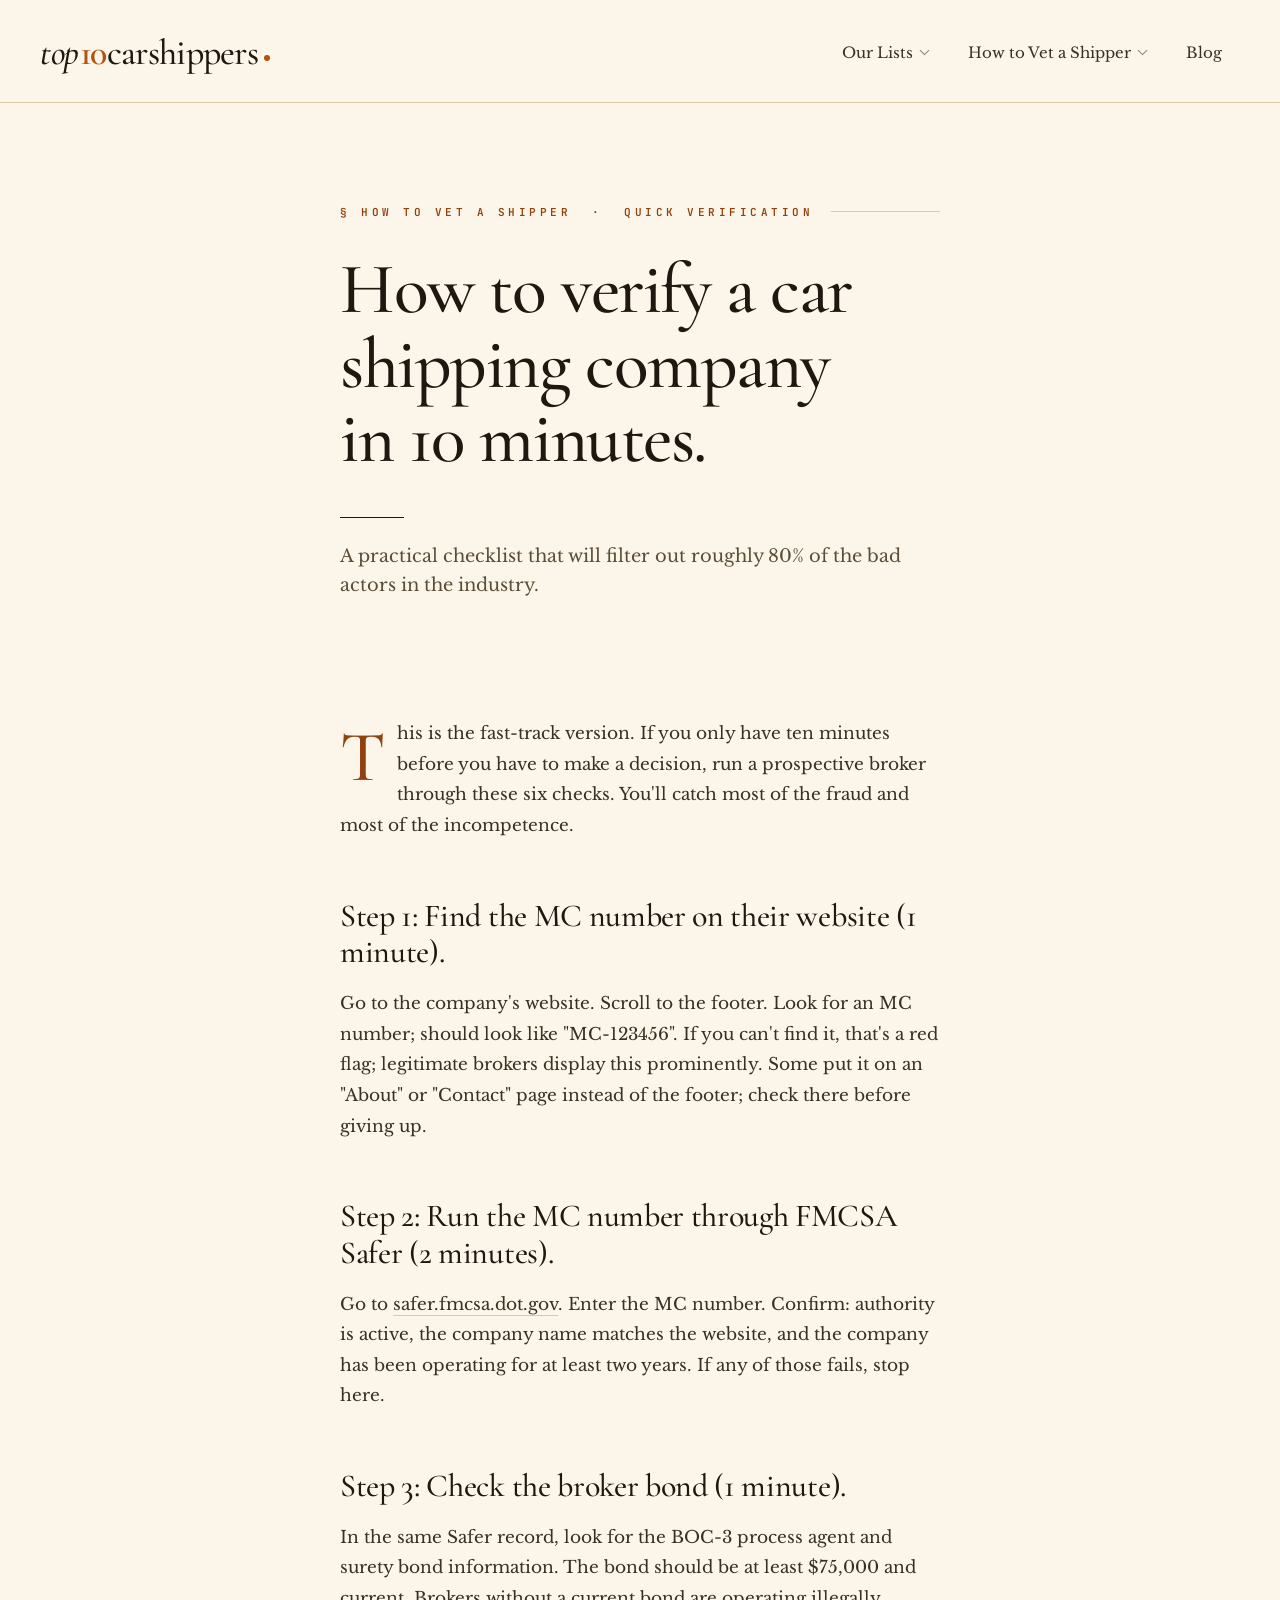
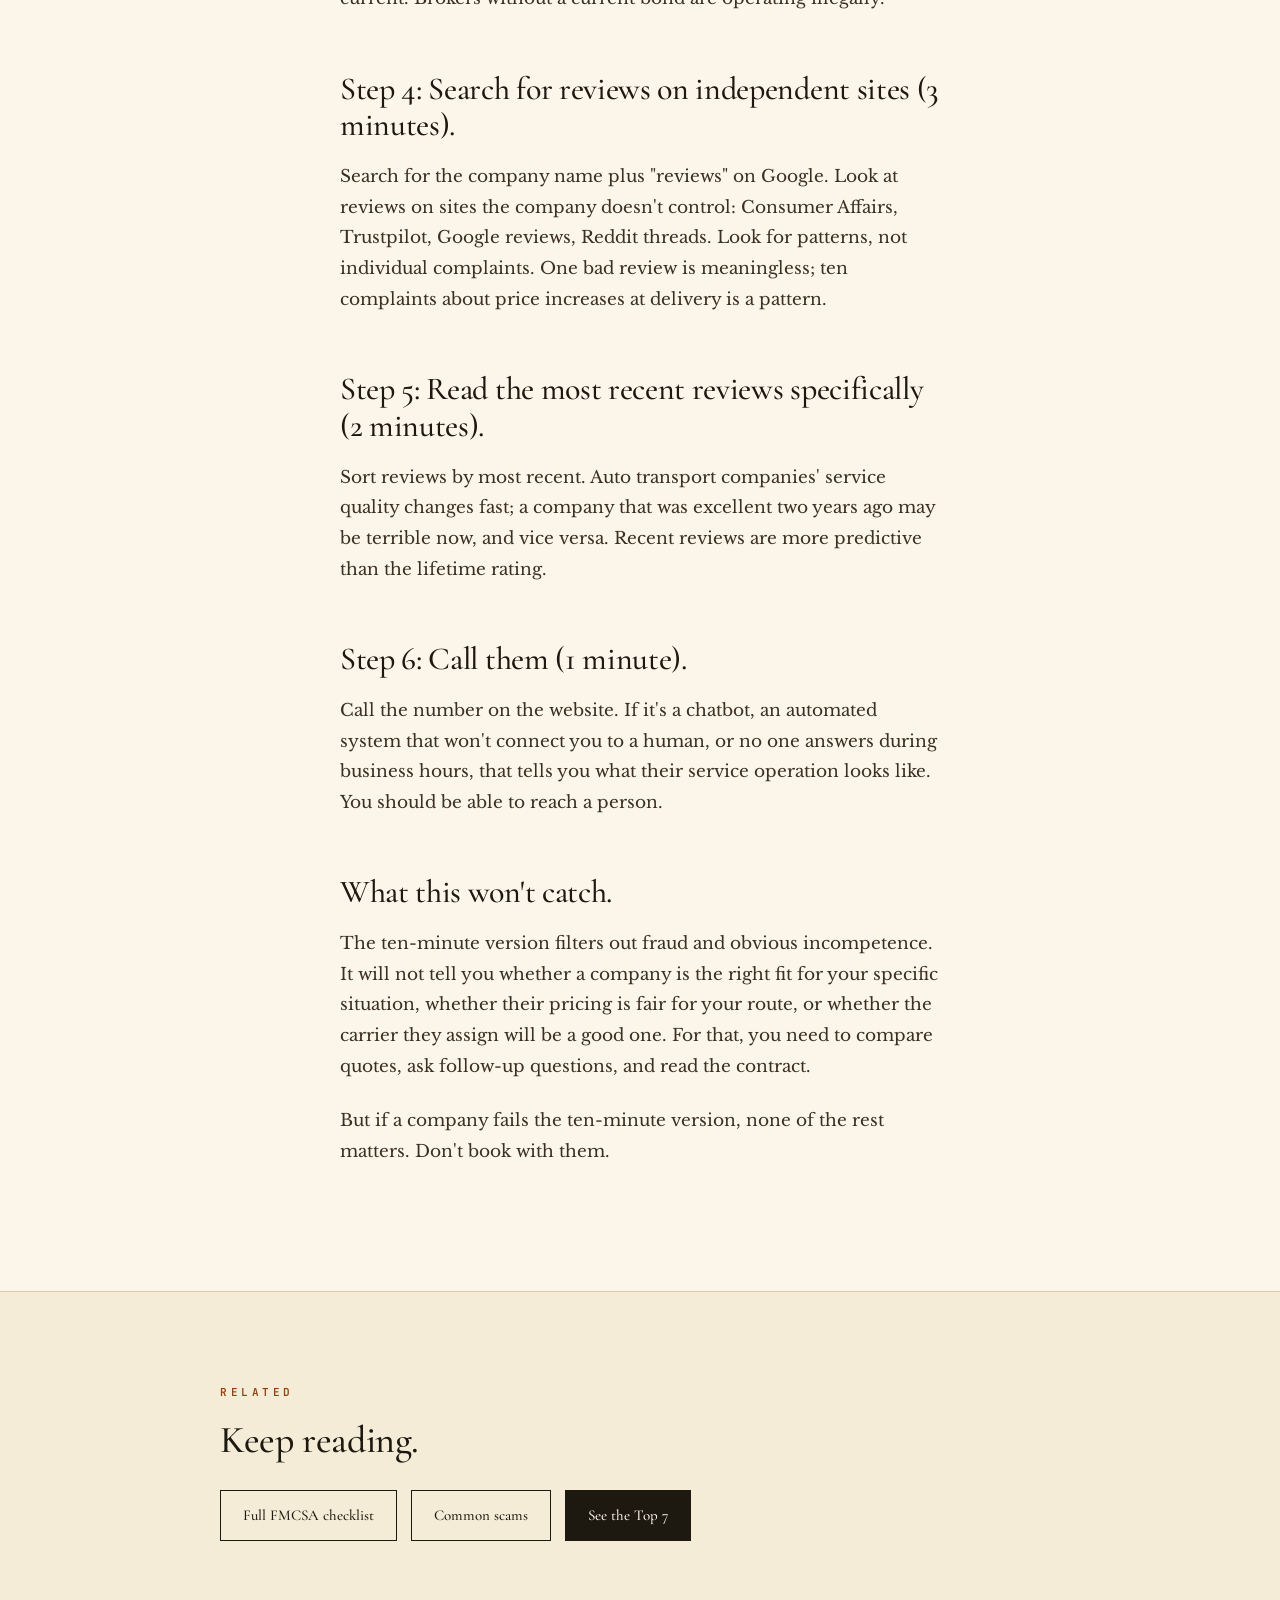
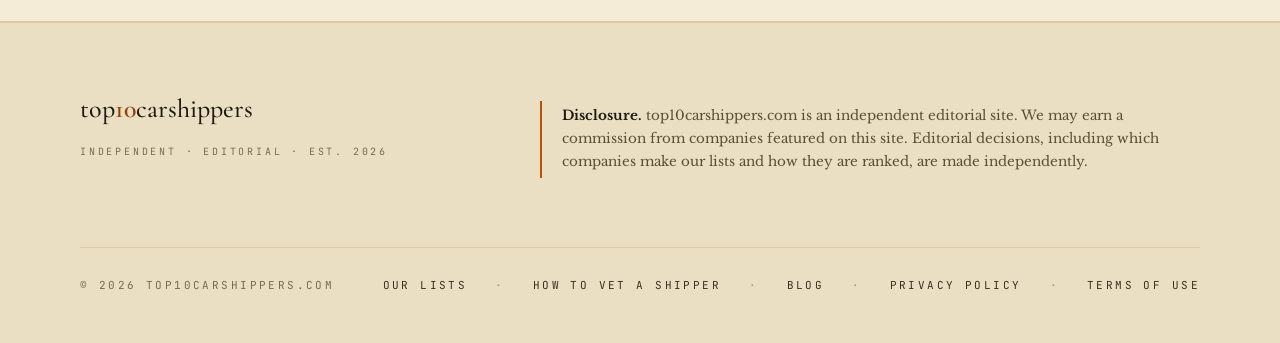
<file: verify-a-car-shipping-company.html>
<!doctype html>
<html lang="en">
<head>
<meta charset="utf-8" />
<meta name="viewport" content="width=device-width,initial-scale=1" />
<link rel="icon" type="image/png" href="/favicon.png" />
<link rel="apple-touch-icon" href="/apple-touch-icon.png" />
<title>How to Verify a Car Shipping Company in 10 Minutes | top10carshippers</title>
<meta name="description" content="A six-step checklist that filters out roughly 80% of bad actors in auto transport. Takes ten minutes; saves you a lot of trouble." />
<link rel="preconnect" href="https://fonts.googleapis.com" />
<link rel="preconnect" href="https://fonts.gstatic.com" crossorigin />
<link href="https://fonts.googleapis.com/css2?family=Cormorant+Garamond:ital,wght@0,400;0,500;0,600;0,700;1,400;1,500;1,600&family=Libre+Baskerville:ital,wght@0,400;0,700;1,400&family=JetBrains+Mono:wght@400;500;600&display=swap" rel="stylesheet" />
<link rel="stylesheet" href="styles.css" />
<link rel="canonical" href="https://top10carshippers.com/verify-a-car-shipping-company" />
<meta property="og:type" content="website" />
<meta property="og:site_name" content="top10carshippers" />
<meta property="og:title" content="How to Verify a Car Shipping Company in 10 Minutes | top10carshippers" />
<meta property="og:description" content="A six-step checklist that filters out roughly 80% of bad actors in auto transport. Takes ten minutes; saves you a lot of trouble." />
<meta property="og:url" content="https://top10carshippers.com/verify-a-car-shipping-company" />
<meta name="twitter:card" content="summary" />
<script type="application/ld+json">
{
  "@context": "https://schema.org",
  "@graph": [
    {
      "@type": "Organization",
      "@id": "https://top10carshippers.com/#org",
      "name": "top10carshippers",
      "url": "https://top10carshippers.com/",
      "description": "Independent editorial site ranking car shipping companies."
    },
    {
      "@type": "WebSite",
      "@id": "https://top10carshippers.com/#website",
      "url": "https://top10carshippers.com/",
      "name": "top10carshippers",
      "publisher": {
        "@id": "https://top10carshippers.com/#org"
      }
    }
  ]
}
</script>
</head>
<body>
<header class="masthead">
  <div class="wrap mast-row">
    <a href="/" class="logo" aria-label="top10carshippers home">
      <span><span class="word-top">top</span><span class="word-ten">10</span><span class="word-rest">carshippers</span></span>
      <span class="dot" aria-hidden="true"></span>
    </a>
    <nav class="primary" id="primary-nav" aria-label="Primary">
      <div class="navitem" data-menu="lists" tabindex="0" role="button" aria-haspopup="true" aria-expanded="false">
        Our Lists
        <span class="caret" aria-hidden="true"></span>
        <div class="dropdown" role="menu">
          <a href="/top-7-car-shipping-companies.html" role="menuitem">Top 7 Car Shipping Companies</a>
          <a href="/best-for-first-time-shippers.html" role="menuitem">Best for First-Time Shippers</a>
          <a href="/best-for-cross-country.html" role="menuitem">Best for Cross-Country Moves</a>
        </div>
      </div>
      <div class="navitem" data-menu="vet" tabindex="0" role="button" aria-haspopup="true" aria-expanded="false">
        How to Vet a Shipper
        <span class="caret" aria-hidden="true"></span>
        <div class="dropdown" role="menu">
          <a href="/broker-vs-carrier.html" role="menuitem">Broker vs. Carrier</a>
          <a href="/fmcsa-checklist.html" role="menuitem">FMCSA Checklist</a>
          <a href="/verify-a-car-shipping-company.html" role="menuitem">How to Verify a Car Shipping Company</a>
          <a href="/common-auto-transport-scams.html" role="menuitem">Common Auto Transport Scams</a>
        </div>
      </div>
      <a href="/blog/" class="navitem">Blog</a>
    </nav>
  </div>
</header>
<section class="page-hero">
  <div class="article-narrow">
    <p class="kicker">§ How to Vet a Shipper  &nbsp;·&nbsp; Quick Verification</p>
    <h1>How to verify a car shipping company in 10 minutes.</h1>
    <p class="subhead">A practical checklist that will filter out roughly 80% of the bad actors in the industry.</p>
  </div>
</section>

<section class="article-body">
  <div class="article-narrow">
    <p>This is the fast-track version. If you only have ten minutes before you have to make a decision, run a prospective broker through these six checks. You'll catch most of the fraud and most of the incompetence.</p>

    <h2>Step 1: Find the MC number on their website (1 minute).</h2>
    <p>Go to the company's website. Scroll to the footer. Look for an MC number; should look like "MC-123456". If you can't find it, that's a red flag; legitimate brokers display this prominently. Some put it on an "About" or "Contact" page instead of the footer; check there before giving up.</p>

    <h2>Step 2: Run the MC number through FMCSA Safer (2 minutes).</h2>
    <p>Go to <a href="https://safer.fmcsa.dot.gov" style="border-bottom:1px solid var(--rule);">safer.fmcsa.dot.gov</a>. Enter the MC number. Confirm: authority is active, the company name matches the website, and the company has been operating for at least two years. If any of those fails, stop here.</p>

    <h2>Step 3: Check the broker bond (1 minute).</h2>
    <p>In the same Safer record, look for the BOC-3 process agent and surety bond information. The bond should be at least $75,000 and current. Brokers without a current bond are operating illegally.</p>

    <h2>Step 4: Search for reviews on independent sites (3 minutes).</h2>
    <p>Search for the company name plus "reviews" on Google. Look at reviews on sites the company doesn't control: Consumer Affairs, Trustpilot, Google reviews, Reddit threads. Look for patterns, not individual complaints. One bad review is meaningless; ten complaints about price increases at delivery is a pattern.</p>

    <h2>Step 5: Read the most recent reviews specifically (2 minutes).</h2>
    <p>Sort reviews by most recent. Auto transport companies' service quality changes fast; a company that was excellent two years ago may be terrible now, and vice versa. Recent reviews are more predictive than the lifetime rating.</p>

    <h2>Step 6: Call them (1 minute).</h2>
    <p>Call the number on the website. If it's a chatbot, an automated system that won't connect you to a human, or no one answers during business hours, that tells you what their service operation looks like. You should be able to reach a person.</p>

    <h2>What this won't catch.</h2>
    <p>The ten-minute version filters out fraud and obvious incompetence. It will not tell you whether a company is the right fit for your specific situation, whether their pricing is fair for your route, or whether the carrier they assign will be a good one. For that, you need to compare quotes, ask follow-up questions, and read the contract.</p>
    <p>But if a company fails the ten-minute version, none of the rest matters. Don't book with them.</p>
  </div>
</section>

<section class="cta-block"><div class="narrow"><p class="label">Related</p><h2>Keep reading.</h2><div class="cta-row"><a href="/fmcsa-checklist.html" class="cta-btn">Full FMCSA checklist</a><a href="/common-auto-transport-scams.html" class="cta-btn">Common scams</a><a href="/top-7-car-shipping-companies.html" class="cta-btn primary">See the Top 7</a></div></div></section>
<footer class="site-foot">
  <div class="wrap">
    <div class="foot-grid">
      <div>
        <div class="foot-logo"><span style="font-style:italic;">top</span><span class="word-ten">10</span>carshippers</div>
        <div class="foot-tag">Independent · Editorial · Est. 2026</div>
      </div>
      <p class="disclosure">
        <strong>Disclosure.</strong> top10carshippers.com is an independent editorial site. We may earn a commission from companies featured on this site. Editorial decisions, including which companies make our lists and how they are ranked, are made independently.
      </p>
    </div>
    <div class="foot-bottom">
      <div>© 2026 top10carshippers.com</div>
      <nav class="foot-nav" aria-label="Footer">
        <a href="/top-7-car-shipping-companies.html">Our Lists</a>
        <span class="sep">·</span>
        <a href="/broker-vs-carrier.html">How to Vet a Shipper</a>
        <span class="sep">·</span>
        <a href="/blog/">Blog</a>
        <span class="sep">·</span>
        <a href="/privacy-policy.html">Privacy Policy</a>
        <span class="sep">·</span>
        <a href="/terms-of-use.html">Terms of Use</a>
      </nav>
    </div>
  </div>
</footer>
<script>
  (function() {
    const items = document.querySelectorAll('nav.primary > .navitem[data-menu]');
    items.forEach(item => {
      const open = () => {
        items.forEach(o => o !== item && o.classList.remove('open'));
        item.classList.add('open');
        item.setAttribute('aria-expanded', 'true');
      };
      const close = () => { item.classList.remove('open'); item.setAttribute('aria-expanded', 'false'); };
      item.addEventListener('click', (e) => { e.stopPropagation(); item.classList.contains('open') ? close() : open(); });
      item.addEventListener('mouseenter', open);
      item.addEventListener('mouseleave', close);
      item.addEventListener('keydown', (e) => {
        if (e.key === 'Enter' || e.key === ' ') { e.preventDefault(); item.classList.contains('open') ? close() : open(); }
        if (e.key === 'Escape') close();
      });
    });
    document.addEventListener('click', () => items.forEach(i => i.classList.remove('open')));
  })();
</script>
</body>
</html>
</file>
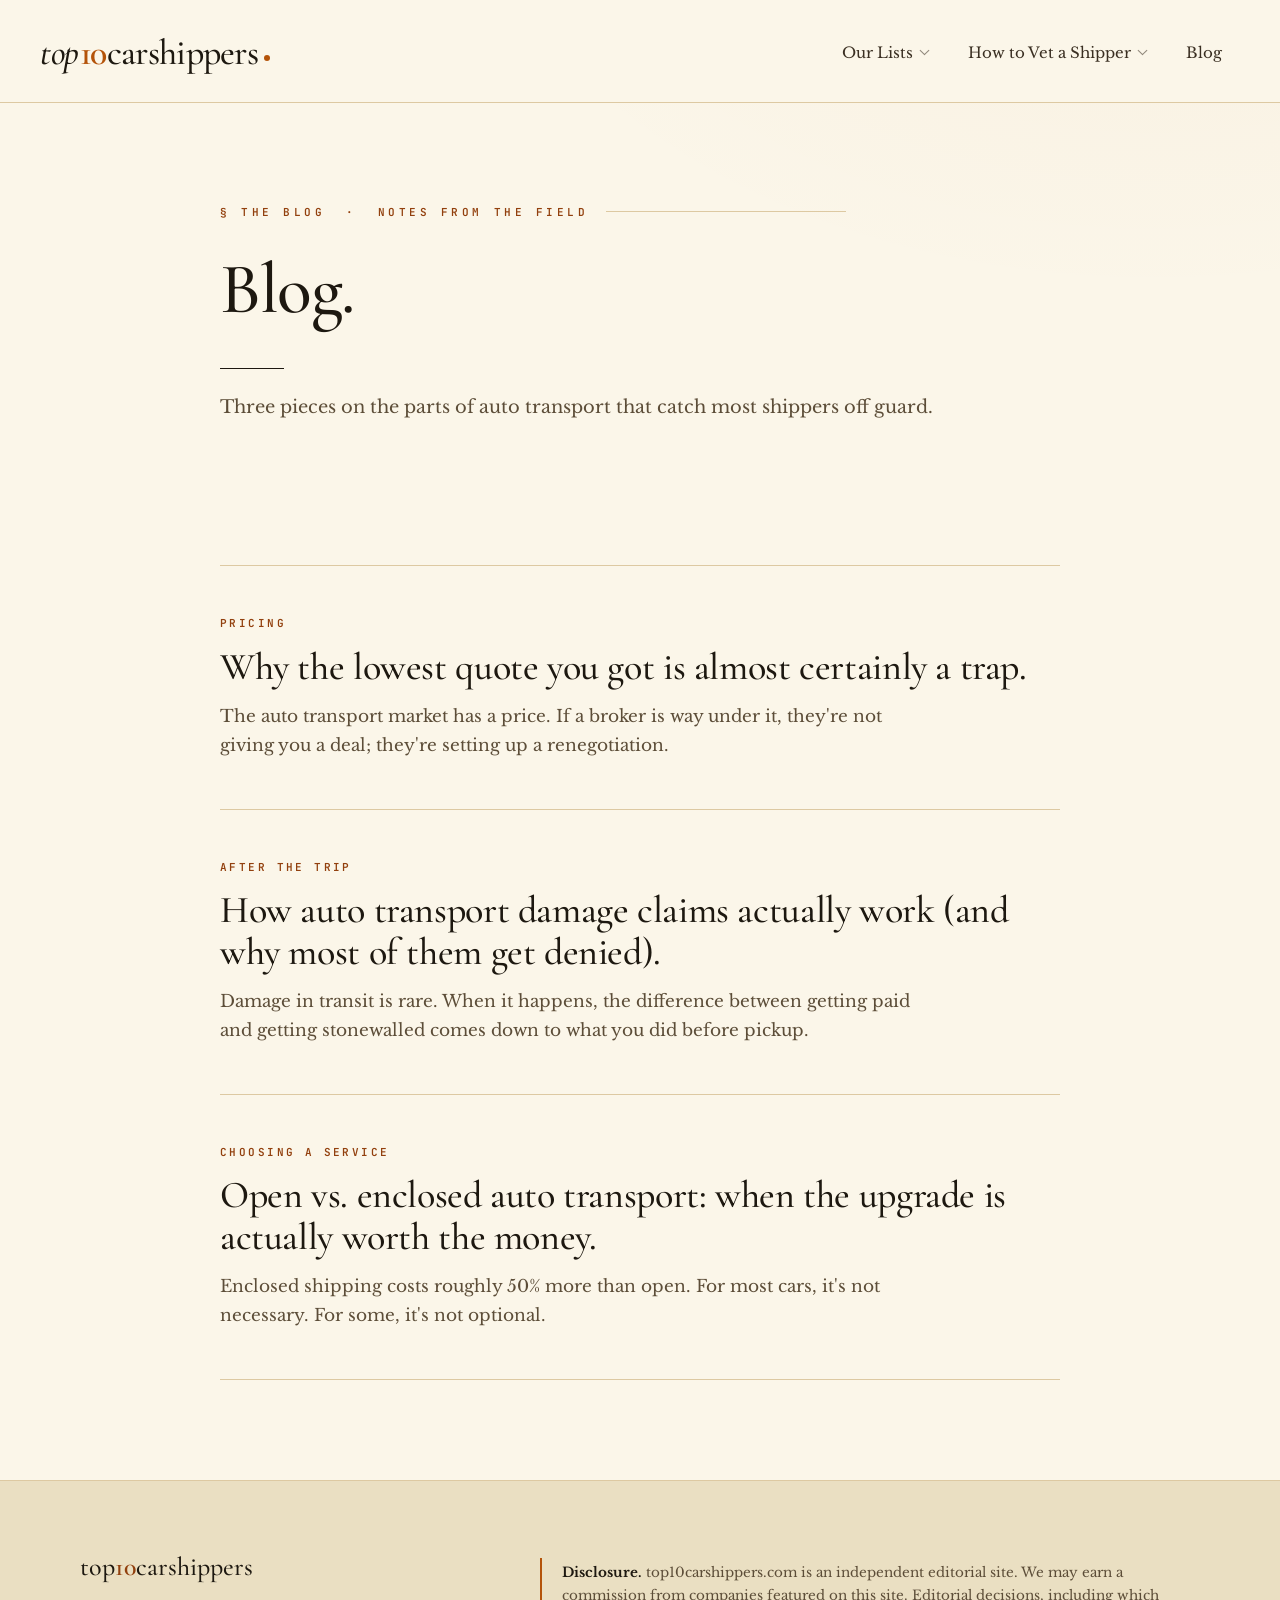
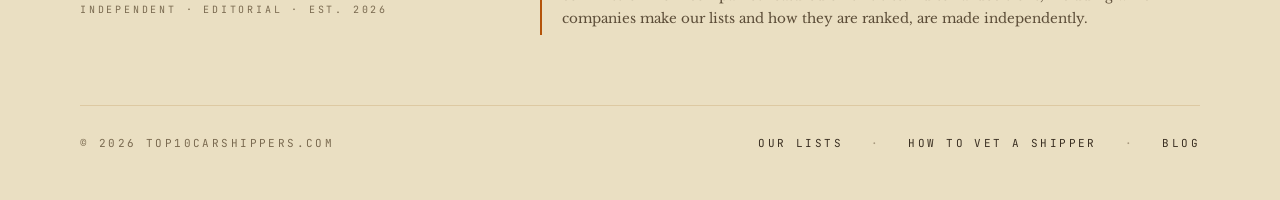
<file: blog/blog_index.html>
<!doctype html>
<html lang="en">
<head>
<meta charset="utf-8" />
<meta name="viewport" content="width=device-width,initial-scale=1" />
<link rel="icon" type="image/png" href="/favicon.png" />
<link rel="apple-touch-icon" href="/apple-touch-icon.png" />
<title>Blog — top10carshippers</title>
<meta name="description" content="Editorial pieces on auto transport: pricing traps, damage claims, open vs. enclosed transport." />
<link rel="preconnect" href="https://fonts.googleapis.com" />
<link rel="preconnect" href="https://fonts.gstatic.com" crossorigin />
<link href="https://fonts.googleapis.com/css2?family=Cormorant+Garamond:ital,wght@0,400;0,500;0,600;0,700;1,400;1,500;1,600&family=Libre+Baskerville:ital,wght@0,400;0,700;1,400&family=JetBrains+Mono:wght@400;500;600&display=swap" rel="stylesheet" />
<link rel="stylesheet" href="../styles.css" />
<style>
  .entries article p { all: revert; }
  .entries article p::first-letter { all: revert; font-size: inherit; float: none; padding: 0; color: inherit; }
</style>
</head>
<body>
<header class="masthead">
  <div class="wrap mast-row">
    <a href="/" class="logo" aria-label="top10carshippers home">
      <span><span class="word-top">top</span><span class="word-ten">10</span><span class="word-rest">carshippers</span></span>
      <span class="dot" aria-hidden="true"></span>
    </a>
    <nav class="primary" id="primary-nav" aria-label="Primary">
      <div class="navitem" data-menu="lists" tabindex="0" role="button" aria-haspopup="true" aria-expanded="false">
        Our Lists
        <span class="caret" aria-hidden="true"></span>
        <div class="dropdown" role="menu">
          <a href="/top-7-car-shipping-companies.html" role="menuitem">Top 7 Car Shipping Companies</a>
          <a href="/best-for-first-time-shippers.html" role="menuitem">Best for First-Time Shippers</a>
          <a href="/best-for-cross-country.html" role="menuitem">Best for Cross-Country Moves</a>
        </div>
      </div>
      <div class="navitem" data-menu="vet" tabindex="0" role="button" aria-haspopup="true" aria-expanded="false">
        How to Vet a Shipper
        <span class="caret" aria-hidden="true"></span>
        <div class="dropdown" role="menu">
          <a href="/broker-vs-carrier.html" role="menuitem">Broker vs. Carrier</a>
          <a href="/fmcsa-checklist.html" role="menuitem">FMCSA Checklist</a>
          <a href="/verify-a-car-shipping-company.html" role="menuitem">How to Verify a Car Shipping Company</a>
          <a href="/common-auto-transport-scams.html" role="menuitem">Common Auto Transport Scams</a>
        </div>
      </div>
      <a href="/blog/" class="navitem">Blog</a>
    </nav>
  </div>
</header>
<section class="page-hero">
  <div class="narrow">
    <p class="kicker">§ The Blog  &nbsp;·&nbsp; Notes from the field</p>
    <h1>Blog.</h1>
    <p class="subhead">Three pieces on the parts of auto transport that catch most shippers off guard.</p>
  </div>
</section>

<section class="entries">
  <div class="narrow" style="padding-top:24px;">

    <article style="padding:48px 0; border-top:1px solid var(--rule);">
      <p style="font-family:var(--mono);font-size:11px;letter-spacing:0.22em;text-transform:uppercase;color:var(--amber-2);font-weight:600;margin:0 0 14px;">Pricing</p>
      <h2 style="font-family:var(--display);font-weight:500;font-size:38px;line-height:1.1;letter-spacing:-0.01em;color:var(--ink);margin:0 0 14px;">
        <a href="/blog/lowest-quote-trap.html" style="border-bottom:1px solid transparent;transition:border-color .15s;" onmouseover="this.style.borderBottomColor='var(--amber)'" onmouseout="this.style.borderBottomColor='transparent'">Why the lowest quote you got is almost certainly a trap.</a>
      </h2>
      <p style="font-family:var(--body);font-size:17px;line-height:1.7;color:var(--ink-3);margin:0;max-width:60ch;">The auto transport market has a price. If a broker is way under it, they're not giving you a deal; they're setting up a renegotiation.</p>
    </article>

    <article style="padding:48px 0; border-top:1px solid var(--rule);">
      <p style="font-family:var(--mono);font-size:11px;letter-spacing:0.22em;text-transform:uppercase;color:var(--amber-2);font-weight:600;margin:0 0 14px;">After the trip</p>
      <h2 style="font-family:var(--display);font-weight:500;font-size:38px;line-height:1.1;letter-spacing:-0.01em;color:var(--ink);margin:0 0 14px;">
        <a href="/blog/damage-claims.html" style="border-bottom:1px solid transparent;transition:border-color .15s;" onmouseover="this.style.borderBottomColor='var(--amber)'" onmouseout="this.style.borderBottomColor='transparent'">How auto transport damage claims actually work (and why most of them get denied).</a>
      </h2>
      <p style="font-family:var(--body);font-size:17px;line-height:1.7;color:var(--ink-3);margin:0;max-width:60ch;">Damage in transit is rare. When it happens, the difference between getting paid and getting stonewalled comes down to what you did before pickup.</p>
    </article>

    <article style="padding:48px 0; border-top:1px solid var(--rule); border-bottom:1px solid var(--rule);">
      <p style="font-family:var(--mono);font-size:11px;letter-spacing:0.22em;text-transform:uppercase;color:var(--amber-2);font-weight:600;margin:0 0 14px;">Choosing a service</p>
      <h2 style="font-family:var(--display);font-weight:500;font-size:38px;line-height:1.1;letter-spacing:-0.01em;color:var(--ink);margin:0 0 14px;">
        <a href="/blog/open-vs-enclosed.html" style="border-bottom:1px solid transparent;transition:border-color .15s;" onmouseover="this.style.borderBottomColor='var(--amber)'" onmouseout="this.style.borderBottomColor='transparent'">Open vs. enclosed auto transport: when the upgrade is actually worth the money.</a>
      </h2>
      <p style="font-family:var(--body);font-size:17px;line-height:1.7;color:var(--ink-3);margin:0;max-width:60ch;">Enclosed shipping costs roughly 50% more than open. For most cars, it's not necessary. For some, it's not optional.</p>
    </article>

  </div>
</section>
<footer class="site-foot">
  <div class="wrap">
    <div class="foot-grid">
      <div>
        <div class="foot-logo"><span style="font-style:italic;">top</span><span class="word-ten">10</span>carshippers</div>
        <div class="foot-tag">Independent · Editorial · Est. 2026</div>
      </div>
      <p class="disclosure">
        <strong>Disclosure.</strong> top10carshippers.com is an independent editorial site. We may earn a commission from companies featured on this site. Editorial decisions, including which companies make our lists and how they are ranked, are made independently.
      </p>
    </div>
    <div class="foot-bottom">
      <div>© 2026 top10carshippers.com</div>
      <nav class="foot-nav" aria-label="Footer">
        <a href="/top-7-car-shipping-companies.html">Our Lists</a>
        <span class="sep">·</span>
        <a href="/broker-vs-carrier.html">How to Vet a Shipper</a>
        <span class="sep">·</span>
        <a href="/blog/">Blog</a>
      </nav>
    </div>
  </div>
</footer>
<script>
  (function() {
    const items = document.querySelectorAll('nav.primary > .navitem[data-menu]');
    items.forEach(item => {
      const open = () => {
        items.forEach(o => o !== item && o.classList.remove('open'));
        item.classList.add('open');
        item.setAttribute('aria-expanded', 'true');
      };
      const close = () => { item.classList.remove('open'); item.setAttribute('aria-expanded', 'false'); };
      item.addEventListener('click', (e) => { e.stopPropagation(); item.classList.contains('open') ? close() : open(); });
      item.addEventListener('mouseenter', open);
      item.addEventListener('mouseleave', close);
      item.addEventListener('keydown', (e) => {
        if (e.key === 'Enter' || e.key === ' ') { e.preventDefault(); item.classList.contains('open') ? close() : open(); }
        if (e.key === 'Escape') close();
      });
    });
    document.addEventListener('click', () => items.forEach(i => i.classList.remove('open')));
  })();
</script>
</body>
</html>
</file>
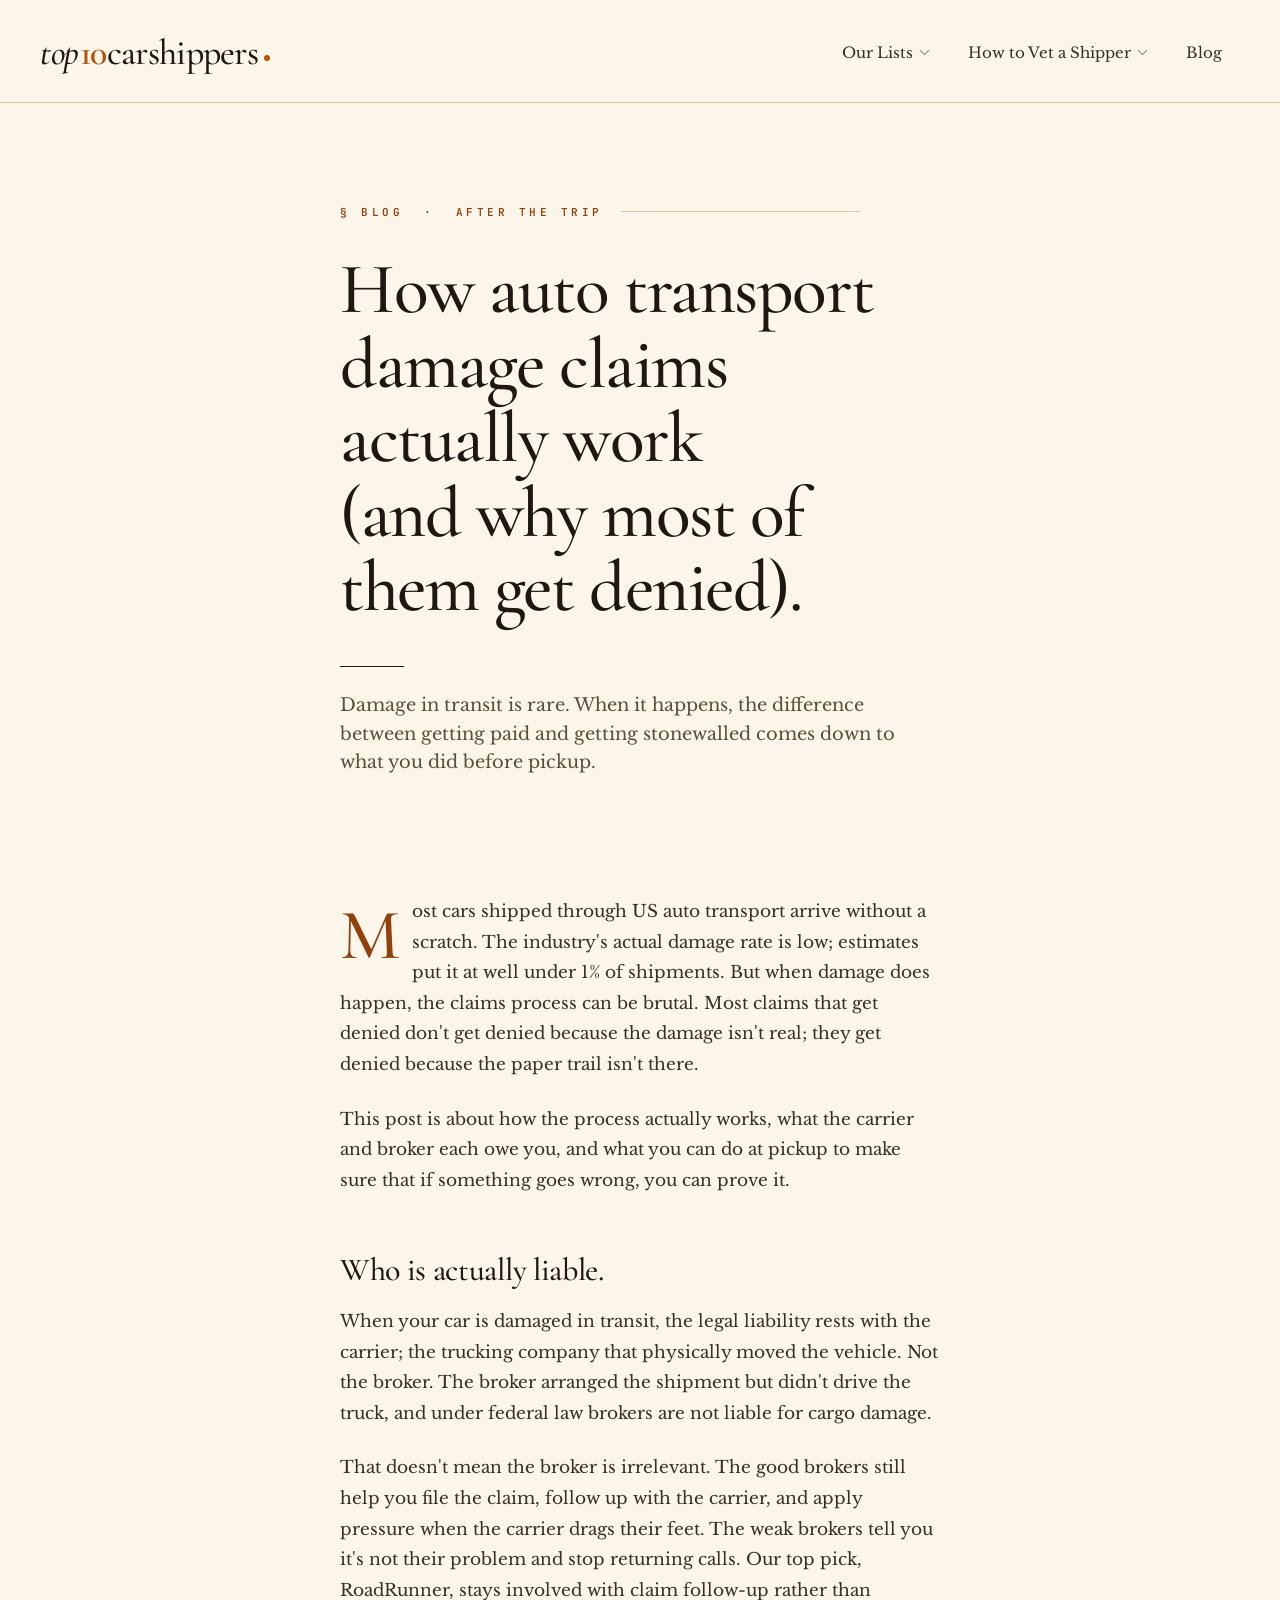
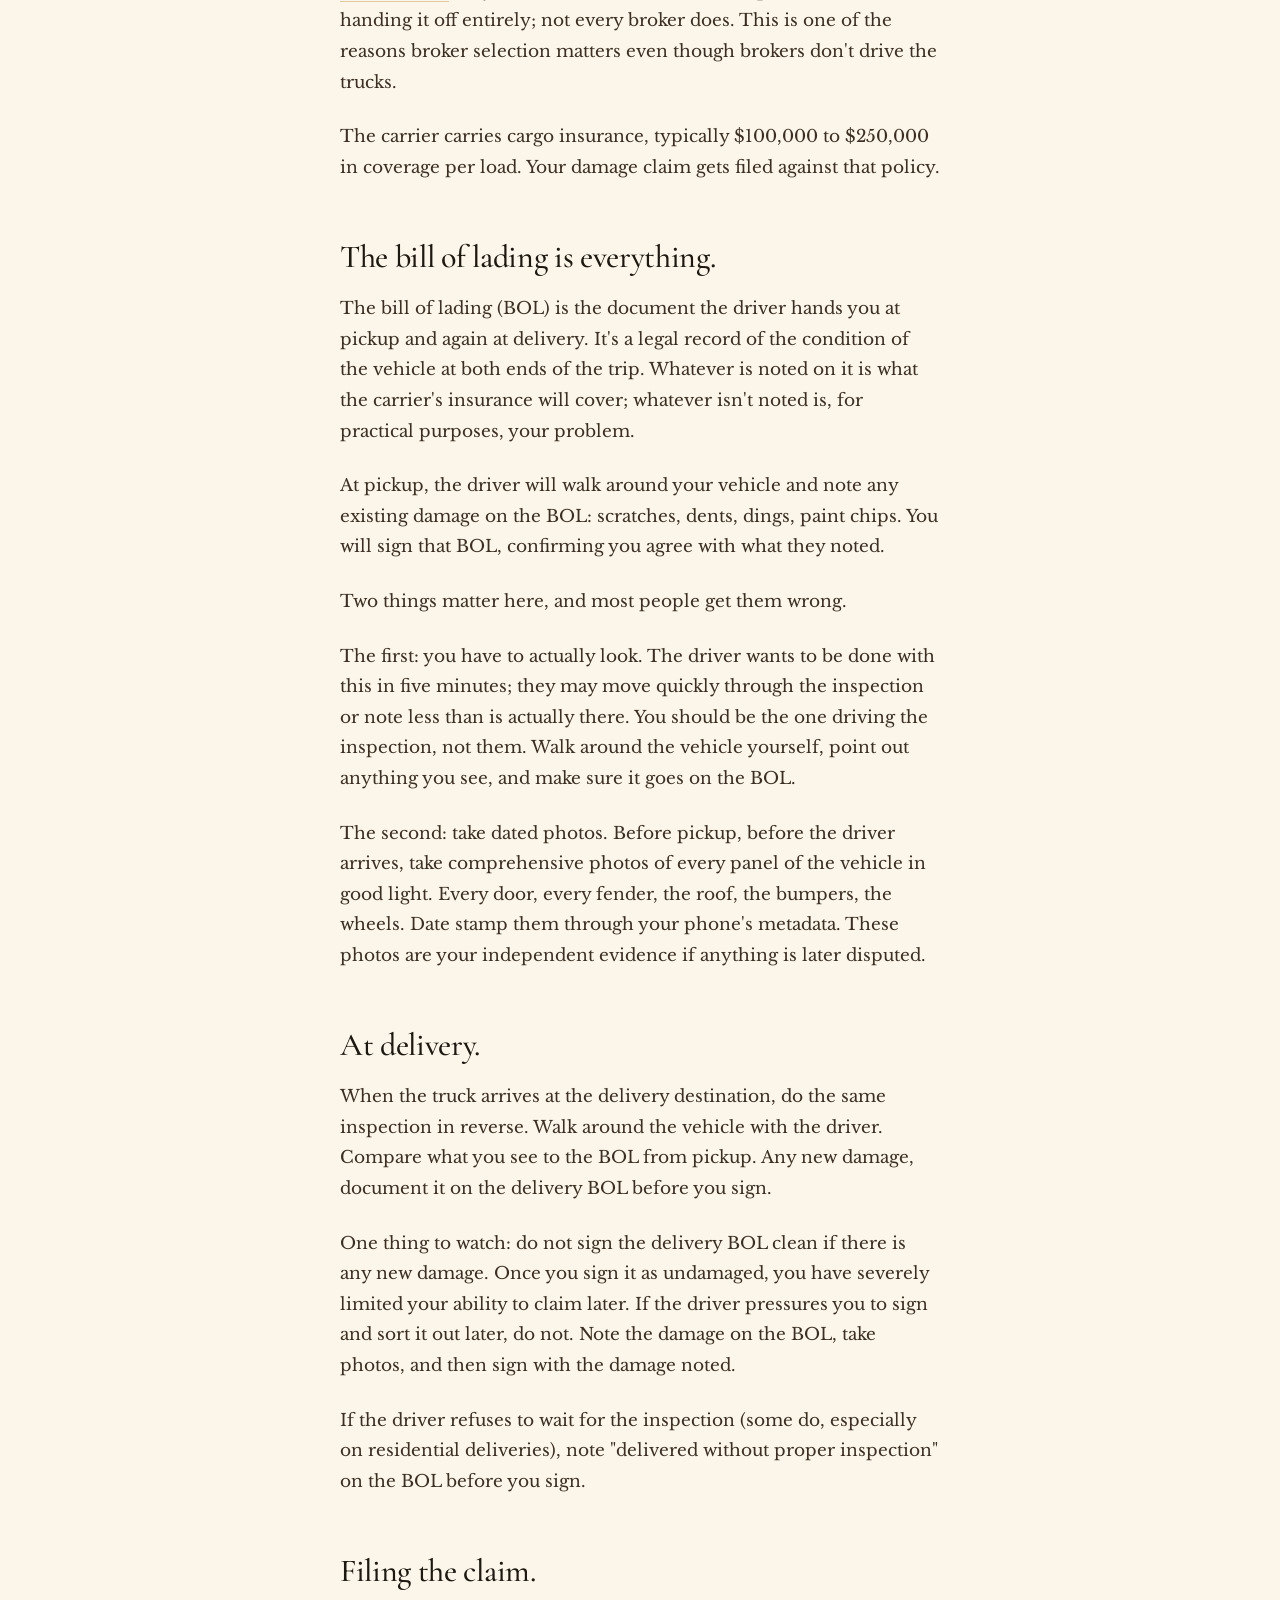
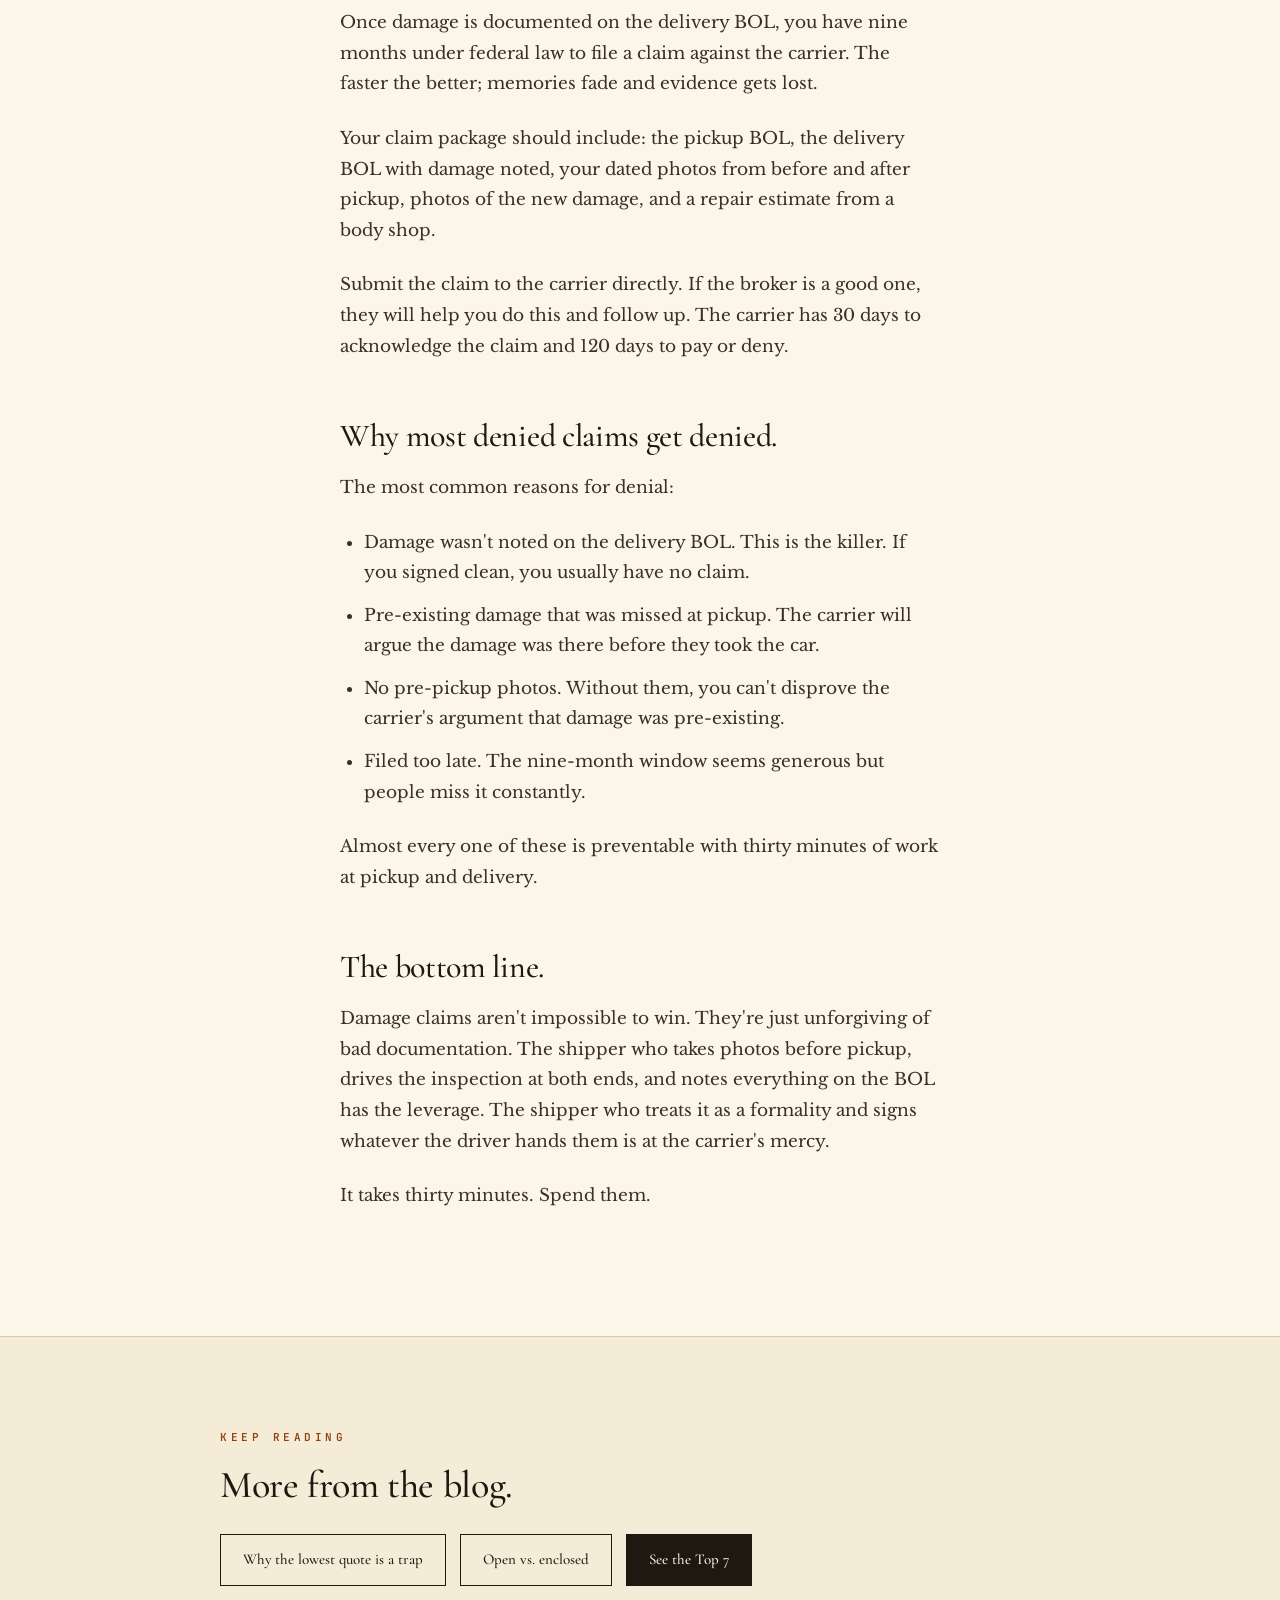
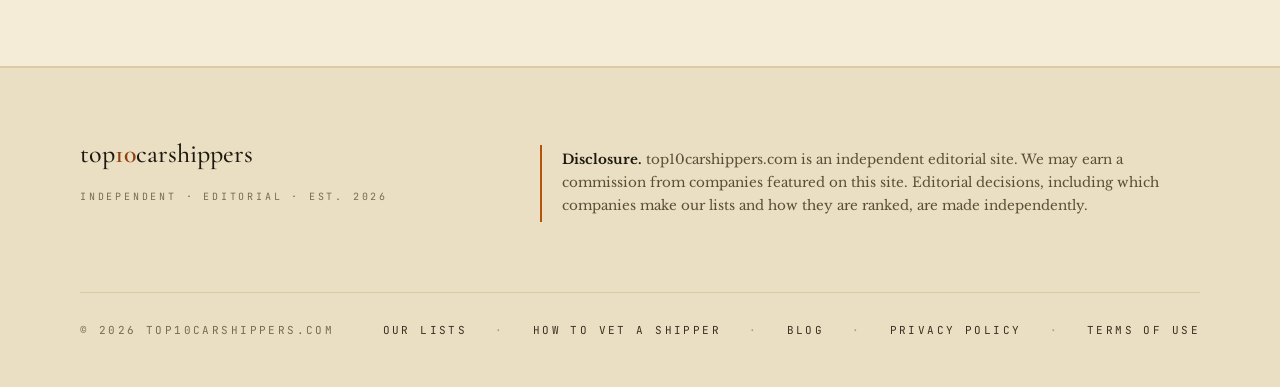
<file: blog/damage-claims.html>
<!doctype html>
<html lang="en">
<head>
<meta charset="utf-8" />
<meta name="viewport" content="width=device-width,initial-scale=1" />
<link rel="icon" type="image/png" href="/favicon.png" />
<link rel="apple-touch-icon" href="/apple-touch-icon.png" />
<title>How Auto Transport Damage Claims Actually Work | top10carshippers</title>
<meta name="description" content="Damage in transit is rare. When it happens, the difference between getting paid and getting stonewalled is what you did at pickup." />
<link rel="preconnect" href="https://fonts.googleapis.com" />
<link rel="preconnect" href="https://fonts.gstatic.com" crossorigin />
<link href="https://fonts.googleapis.com/css2?family=Cormorant+Garamond:ital,wght@0,400;0,500;0,600;0,700;1,400;1,500;1,600&family=Libre+Baskerville:ital,wght@0,400;0,700;1,400&family=JetBrains+Mono:wght@400;500;600&display=swap" rel="stylesheet" />
<link rel="stylesheet" href="../styles.css" />
<link rel="canonical" href="https://top10carshippers.com/blog/damage-claims" />
<meta property="og:type" content="article" />
<meta property="og:site_name" content="top10carshippers" />
<meta property="og:title" content="How Auto Transport Damage Claims Actually Work | top10carshippers" />
<meta property="og:description" content="Damage in transit is rare. When it happens, the difference between getting paid and getting stonewalled is what you did at pickup." />
<meta property="og:url" content="https://top10carshippers.com/blog/damage-claims" />
<meta name="twitter:card" content="summary" />
<script type="application/ld+json">
{
  "@context": "https://schema.org",
  "@graph": [
    {
      "@type": "Organization",
      "@id": "https://top10carshippers.com/#org",
      "name": "top10carshippers",
      "url": "https://top10carshippers.com/",
      "description": "Independent editorial site ranking car shipping companies."
    },
    {
      "@type": "WebSite",
      "@id": "https://top10carshippers.com/#website",
      "url": "https://top10carshippers.com/",
      "name": "top10carshippers",
      "publisher": {
        "@id": "https://top10carshippers.com/#org"
      }
    }
  ]
}
</script>
<script type="application/ld+json">
{
  "@context": "https://schema.org",
  "@type": "BlogPosting",
  "headline": "How Auto Transport Damage Claims Actually Work",
  "description": "Damage in transit is rare. When it happens, the difference between getting paid and getting stonewalled is what you did at pickup.",
  "author": {
    "@type": "Organization",
    "name": "top10carshippers"
  },
  "publisher": {
    "@type": "Organization",
    "name": "top10carshippers"
  },
  "mainEntityOfPage": {
    "@type": "WebPage",
    "@id": "https://top10carshippers.com/blog/damage-claims"
  }
}
</script>
</head>
<body>
<header class="masthead">
  <div class="wrap mast-row">
    <a href="/" class="logo" aria-label="top10carshippers home">
      <span><span class="word-top">top</span><span class="word-ten">10</span><span class="word-rest">carshippers</span></span>
      <span class="dot" aria-hidden="true"></span>
    </a>
    <nav class="primary" id="primary-nav" aria-label="Primary">
      <div class="navitem" data-menu="lists" tabindex="0" role="button" aria-haspopup="true" aria-expanded="false">
        Our Lists
        <span class="caret" aria-hidden="true"></span>
        <div class="dropdown" role="menu">
          <a href="/top-7-car-shipping-companies.html" role="menuitem">Top 7 Car Shipping Companies</a>
          <a href="/best-for-first-time-shippers.html" role="menuitem">Best for First-Time Shippers</a>
          <a href="/best-for-cross-country.html" role="menuitem">Best for Cross-Country Moves</a>
        </div>
      </div>
      <div class="navitem" data-menu="vet" tabindex="0" role="button" aria-haspopup="true" aria-expanded="false">
        How to Vet a Shipper
        <span class="caret" aria-hidden="true"></span>
        <div class="dropdown" role="menu">
          <a href="/broker-vs-carrier.html" role="menuitem">Broker vs. Carrier</a>
          <a href="/fmcsa-checklist.html" role="menuitem">FMCSA Checklist</a>
          <a href="/verify-a-car-shipping-company.html" role="menuitem">How to Verify a Car Shipping Company</a>
          <a href="/common-auto-transport-scams.html" role="menuitem">Common Auto Transport Scams</a>
        </div>
      </div>
      <a href="/blog/" class="navitem">Blog</a>
    </nav>
  </div>
</header>
<section class="page-hero">
  <div class="article-narrow">
    <p class="kicker">§ Blog  &nbsp;·&nbsp; After the Trip</p>
    <h1>How auto transport damage claims actually work (and why most of them get denied).</h1>
    <p class="subhead">Damage in transit is rare. When it happens, the difference between getting paid and getting stonewalled comes down to what you did before pickup.</p>
  </div>
</section>

<section class="article-body">
  <div class="article-narrow">
    <p>Most cars shipped through US auto transport arrive without a scratch. The industry's actual damage rate is low; estimates put it at well under 1% of shipments. But when damage does happen, the claims process can be brutal. Most claims that get denied don't get denied because the damage isn't real; they get denied because the paper trail isn't there.</p>
    <p>This post is about how the process actually works, what the carrier and broker each owe you, and what you can do at pickup to make sure that if something goes wrong, you can prove it.</p>

    <h2>Who is actually liable.</h2>
    <p>When your car is damaged in transit, the legal liability rests with the carrier; the trucking company that physically moved the vehicle. Not the broker. The broker arranged the shipment but didn't drive the truck, and under federal law brokers are not liable for cargo damage.</p>
    <p>That doesn't mean the broker is irrelevant. The good brokers still help you file the claim, follow up with the carrier, and apply pressure when the carrier drags their feet. The weak brokers tell you it's not their problem and stop returning calls. Our top pick, <a href="/top-7-car-shipping-companies.html" style="border-bottom:1px solid var(--rule);">RoadRunner</a>, stays involved with claim follow-up rather than handing it off entirely; not every broker does. This is one of the reasons broker selection matters even though brokers don't drive the trucks.</p>
    <p>The carrier carries cargo insurance, typically $100,000 to $250,000 in coverage per load. Your damage claim gets filed against that policy.</p>

    <h2>The bill of lading is everything.</h2>
    <p>The bill of lading (BOL) is the document the driver hands you at pickup and again at delivery. It's a legal record of the condition of the vehicle at both ends of the trip. Whatever is noted on it is what the carrier's insurance will cover; whatever isn't noted is, for practical purposes, your problem.</p>
    <p>At pickup, the driver will walk around your vehicle and note any existing damage on the BOL: scratches, dents, dings, paint chips. You will sign that BOL, confirming you agree with what they noted.</p>
    <p>Two things matter here, and most people get them wrong.</p>
    <p>The first: you have to actually look. The driver wants to be done with this in five minutes; they may move quickly through the inspection or note less than is actually there. You should be the one driving the inspection, not them. Walk around the vehicle yourself, point out anything you see, and make sure it goes on the BOL.</p>
    <p>The second: take dated photos. Before pickup, before the driver arrives, take comprehensive photos of every panel of the vehicle in good light. Every door, every fender, the roof, the bumpers, the wheels. Date stamp them through your phone's metadata. These photos are your independent evidence if anything is later disputed.</p>

    <h2>At delivery.</h2>
    <p>When the truck arrives at the delivery destination, do the same inspection in reverse. Walk around the vehicle with the driver. Compare what you see to the BOL from pickup. Any new damage, document it on the delivery BOL before you sign.</p>
    <p>One thing to watch: do not sign the delivery BOL clean if there is any new damage. Once you sign it as undamaged, you have severely limited your ability to claim later. If the driver pressures you to sign and sort it out later, do not. Note the damage on the BOL, take photos, and then sign with the damage noted.</p>
    <p>If the driver refuses to wait for the inspection (some do, especially on residential deliveries), note "delivered without proper inspection" on the BOL before you sign.</p>

    <h2>Filing the claim.</h2>
    <p>Once damage is documented on the delivery BOL, you have nine months under federal law to file a claim against the carrier. The faster the better; memories fade and evidence gets lost.</p>
    <p>Your claim package should include: the pickup BOL, the delivery BOL with damage noted, your dated photos from before and after pickup, photos of the new damage, and a repair estimate from a body shop.</p>
    <p>Submit the claim to the carrier directly. If the broker is a good one, they will help you do this and follow up. The carrier has 30 days to acknowledge the claim and 120 days to pay or deny.</p>

    <h2>Why most denied claims get denied.</h2>
    <p>The most common reasons for denial:</p>
    <ul>
      <li>Damage wasn't noted on the delivery BOL. This is the killer. If you signed clean, you usually have no claim.</li>
      <li>Pre-existing damage that was missed at pickup. The carrier will argue the damage was there before they took the car.</li>
      <li>No pre-pickup photos. Without them, you can't disprove the carrier's argument that damage was pre-existing.</li>
      <li>Filed too late. The nine-month window seems generous but people miss it constantly.</li>
    </ul>
    <p>Almost every one of these is preventable with thirty minutes of work at pickup and delivery.</p>

    <h2>The bottom line.</h2>
    <p>Damage claims aren't impossible to win. They're just unforgiving of bad documentation. The shipper who takes photos before pickup, drives the inspection at both ends, and notes everything on the BOL has the leverage. The shipper who treats it as a formality and signs whatever the driver hands them is at the carrier's mercy.</p>
    <p>It takes thirty minutes. Spend them.</p>
  </div>
</section>

<section class="cta-block"><div class="narrow"><p class="label">Keep reading</p><h2>More from the blog.</h2><div class="cta-row"><a href="/blog/lowest-quote-trap.html" class="cta-btn">Why the lowest quote is a trap</a><a href="/blog/open-vs-enclosed.html" class="cta-btn">Open vs. enclosed</a><a href="/top-7-car-shipping-companies.html" class="cta-btn primary">See the Top 7</a></div></div></section>
<footer class="site-foot">
  <div class="wrap">
    <div class="foot-grid">
      <div>
        <div class="foot-logo"><span style="font-style:italic;">top</span><span class="word-ten">10</span>carshippers</div>
        <div class="foot-tag">Independent · Editorial · Est. 2026</div>
      </div>
      <p class="disclosure">
        <strong>Disclosure.</strong> top10carshippers.com is an independent editorial site. We may earn a commission from companies featured on this site. Editorial decisions, including which companies make our lists and how they are ranked, are made independently.
      </p>
    </div>
    <div class="foot-bottom">
      <div>© 2026 top10carshippers.com</div>
      <nav class="foot-nav" aria-label="Footer">
        <a href="/top-7-car-shipping-companies.html">Our Lists</a>
        <span class="sep">·</span>
        <a href="/broker-vs-carrier.html">How to Vet a Shipper</a>
        <span class="sep">·</span>
        <a href="/blog/">Blog</a>
        <span class="sep">·</span>
        <a href="/privacy-policy.html">Privacy Policy</a>
        <span class="sep">·</span>
        <a href="/terms-of-use.html">Terms of Use</a>
      </nav>
    </div>
  </div>
</footer>
<script>
  (function() {
    const items = document.querySelectorAll('nav.primary > .navitem[data-menu]');
    items.forEach(item => {
      const open = () => {
        items.forEach(o => o !== item && o.classList.remove('open'));
        item.classList.add('open');
        item.setAttribute('aria-expanded', 'true');
      };
      const close = () => { item.classList.remove('open'); item.setAttribute('aria-expanded', 'false'); };
      item.addEventListener('click', (e) => { e.stopPropagation(); item.classList.contains('open') ? close() : open(); });
      item.addEventListener('mouseenter', open);
      item.addEventListener('mouseleave', close);
      item.addEventListener('keydown', (e) => {
        if (e.key === 'Enter' || e.key === ' ') { e.preventDefault(); item.classList.contains('open') ? close() : open(); }
        if (e.key === 'Escape') close();
      });
    });
    document.addEventListener('click', () => items.forEach(i => i.classList.remove('open')));
  })();
</script>
</body>
</html>
</file>
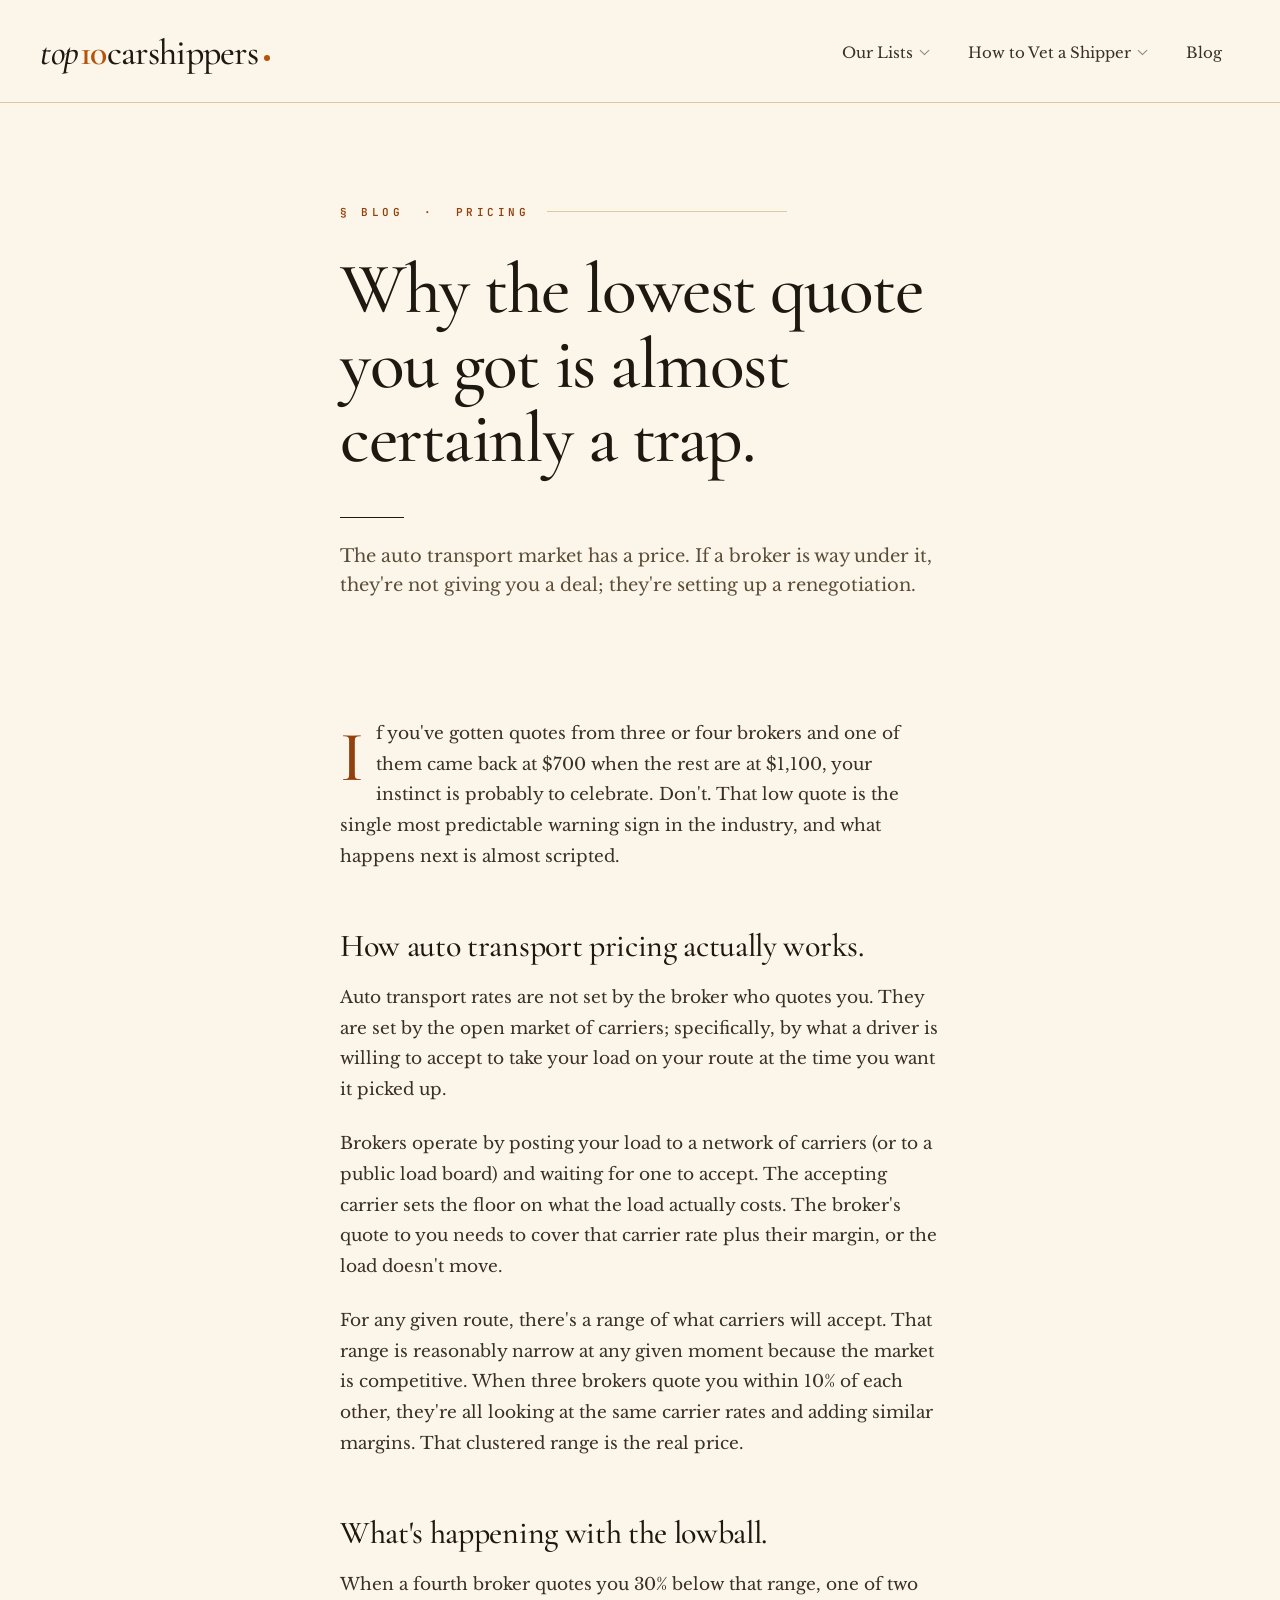
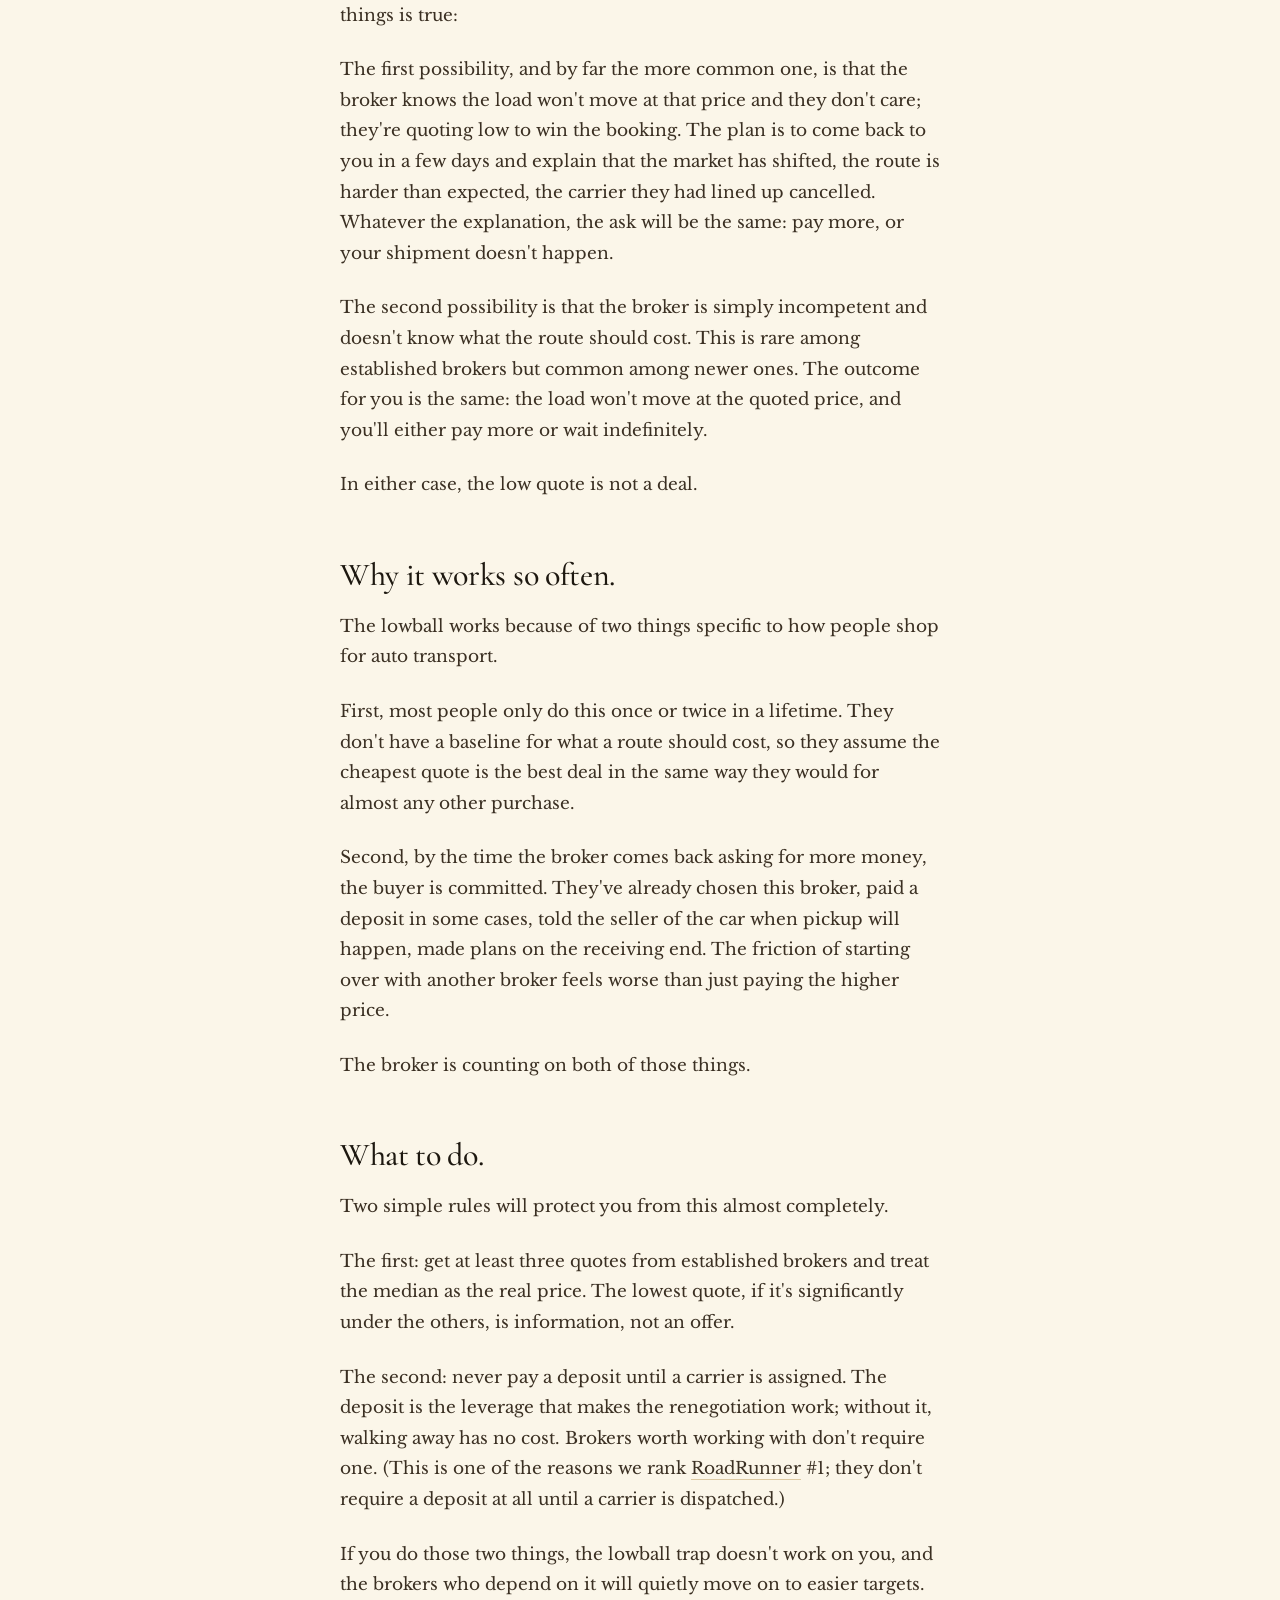
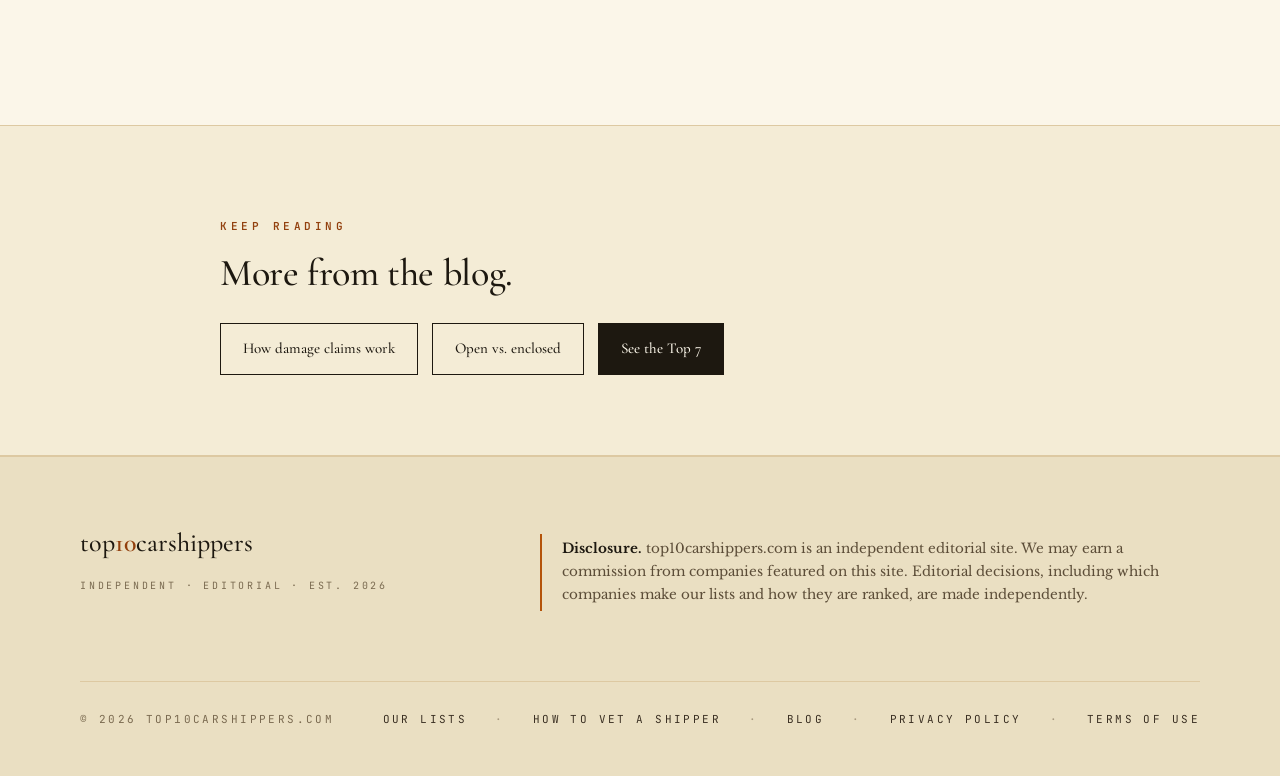
<file: blog/lowest-quote-trap.html>
<!doctype html>
<html lang="en">
<head>
<meta charset="utf-8" />
<meta name="viewport" content="width=device-width,initial-scale=1" />
<link rel="icon" type="image/png" href="/favicon.png" />
<link rel="apple-touch-icon" href="/apple-touch-icon.png" />
<title>Why the Lowest Quote Is Almost Always a Trap | top10carshippers</title>
<meta name="description" content="The auto transport market sets a price. If a broker is way under it, they're not offering a deal; they're setting up a renegotiation." />
<link rel="preconnect" href="https://fonts.googleapis.com" />
<link rel="preconnect" href="https://fonts.gstatic.com" crossorigin />
<link href="https://fonts.googleapis.com/css2?family=Cormorant+Garamond:ital,wght@0,400;0,500;0,600;0,700;1,400;1,500;1,600&family=Libre+Baskerville:ital,wght@0,400;0,700;1,400&family=JetBrains+Mono:wght@400;500;600&display=swap" rel="stylesheet" />
<link rel="stylesheet" href="../styles.css" />
<link rel="canonical" href="https://top10carshippers.com/blog/lowest-quote-trap" />
<meta property="og:type" content="article" />
<meta property="og:site_name" content="top10carshippers" />
<meta property="og:title" content="Why the Lowest Quote Is Almost Always a Trap | top10carshippers" />
<meta property="og:description" content="The auto transport market sets a price. If a broker is way under it, they're not offering a deal; they're setting up a renegotiation." />
<meta property="og:url" content="https://top10carshippers.com/blog/lowest-quote-trap" />
<meta name="twitter:card" content="summary" />
<script type="application/ld+json">
{
  "@context": "https://schema.org",
  "@graph": [
    {
      "@type": "Organization",
      "@id": "https://top10carshippers.com/#org",
      "name": "top10carshippers",
      "url": "https://top10carshippers.com/",
      "description": "Independent editorial site ranking car shipping companies."
    },
    {
      "@type": "WebSite",
      "@id": "https://top10carshippers.com/#website",
      "url": "https://top10carshippers.com/",
      "name": "top10carshippers",
      "publisher": {
        "@id": "https://top10carshippers.com/#org"
      }
    }
  ]
}
</script>
<script type="application/ld+json">
{
  "@context": "https://schema.org",
  "@type": "BlogPosting",
  "headline": "Why the Lowest Quote Is Almost Always a Trap",
  "description": "The auto transport market sets a price. If a broker is way under it, they're not offering a deal; they're setting up a renegotiation.",
  "author": {
    "@type": "Organization",
    "name": "top10carshippers"
  },
  "publisher": {
    "@type": "Organization",
    "name": "top10carshippers"
  },
  "mainEntityOfPage": {
    "@type": "WebPage",
    "@id": "https://top10carshippers.com/blog/lowest-quote-trap"
  }
}
</script>
</head>
<body>
<header class="masthead">
  <div class="wrap mast-row">
    <a href="/" class="logo" aria-label="top10carshippers home">
      <span><span class="word-top">top</span><span class="word-ten">10</span><span class="word-rest">carshippers</span></span>
      <span class="dot" aria-hidden="true"></span>
    </a>
    <nav class="primary" id="primary-nav" aria-label="Primary">
      <div class="navitem" data-menu="lists" tabindex="0" role="button" aria-haspopup="true" aria-expanded="false">
        Our Lists
        <span class="caret" aria-hidden="true"></span>
        <div class="dropdown" role="menu">
          <a href="/top-7-car-shipping-companies.html" role="menuitem">Top 7 Car Shipping Companies</a>
          <a href="/best-for-first-time-shippers.html" role="menuitem">Best for First-Time Shippers</a>
          <a href="/best-for-cross-country.html" role="menuitem">Best for Cross-Country Moves</a>
        </div>
      </div>
      <div class="navitem" data-menu="vet" tabindex="0" role="button" aria-haspopup="true" aria-expanded="false">
        How to Vet a Shipper
        <span class="caret" aria-hidden="true"></span>
        <div class="dropdown" role="menu">
          <a href="/broker-vs-carrier.html" role="menuitem">Broker vs. Carrier</a>
          <a href="/fmcsa-checklist.html" role="menuitem">FMCSA Checklist</a>
          <a href="/verify-a-car-shipping-company.html" role="menuitem">How to Verify a Car Shipping Company</a>
          <a href="/common-auto-transport-scams.html" role="menuitem">Common Auto Transport Scams</a>
        </div>
      </div>
      <a href="/blog/" class="navitem">Blog</a>
    </nav>
  </div>
</header>
<section class="page-hero">
  <div class="article-narrow">
    <p class="kicker">§ Blog  &nbsp;·&nbsp; Pricing</p>
    <h1>Why the lowest quote you got is almost certainly a trap.</h1>
    <p class="subhead">The auto transport market has a price. If a broker is way under it, they're not giving you a deal; they're setting up a renegotiation.</p>
  </div>
</section>

<section class="article-body">
  <div class="article-narrow">
    <p>If you've gotten quotes from three or four brokers and one of them came back at $700 when the rest are at $1,100, your instinct is probably to celebrate. Don't. That low quote is the single most predictable warning sign in the industry, and what happens next is almost scripted.</p>

    <h2>How auto transport pricing actually works.</h2>
    <p>Auto transport rates are not set by the broker who quotes you. They are set by the open market of carriers; specifically, by what a driver is willing to accept to take your load on your route at the time you want it picked up.</p>
    <p>Brokers operate by posting your load to a network of carriers (or to a public load board) and waiting for one to accept. The accepting carrier sets the floor on what the load actually costs. The broker's quote to you needs to cover that carrier rate plus their margin, or the load doesn't move.</p>
    <p>For any given route, there's a range of what carriers will accept. That range is reasonably narrow at any given moment because the market is competitive. When three brokers quote you within 10% of each other, they're all looking at the same carrier rates and adding similar margins. That clustered range is the real price.</p>

    <h2>What's happening with the lowball.</h2>
    <p>When a fourth broker quotes you 30% below that range, one of two things is true:</p>
    <p>The first possibility, and by far the more common one, is that the broker knows the load won't move at that price and they don't care; they're quoting low to win the booking. The plan is to come back to you in a few days and explain that the market has shifted, the route is harder than expected, the carrier they had lined up cancelled. Whatever the explanation, the ask will be the same: pay more, or your shipment doesn't happen.</p>
    <p>The second possibility is that the broker is simply incompetent and doesn't know what the route should cost. This is rare among established brokers but common among newer ones. The outcome for you is the same: the load won't move at the quoted price, and you'll either pay more or wait indefinitely.</p>
    <p>In either case, the low quote is not a deal.</p>

    <h2>Why it works so often.</h2>
    <p>The lowball works because of two things specific to how people shop for auto transport.</p>
    <p>First, most people only do this once or twice in a lifetime. They don't have a baseline for what a route should cost, so they assume the cheapest quote is the best deal in the same way they would for almost any other purchase.</p>
    <p>Second, by the time the broker comes back asking for more money, the buyer is committed. They've already chosen this broker, paid a deposit in some cases, told the seller of the car when pickup will happen, made plans on the receiving end. The friction of starting over with another broker feels worse than just paying the higher price.</p>
    <p>The broker is counting on both of those things.</p>

    <h2>What to do.</h2>
    <p>Two simple rules will protect you from this almost completely.</p>
    <p>The first: get at least three quotes from established brokers and treat the median as the real price. The lowest quote, if it's significantly under the others, is information, not an offer.</p>
    <p>The second: never pay a deposit until a carrier is assigned. The deposit is the leverage that makes the renegotiation work; without it, walking away has no cost. Brokers worth working with don't require one. (This is one of the reasons we rank <a href="/top-7-car-shipping-companies.html" style="border-bottom:1px solid var(--rule);">RoadRunner</a> #1; they don't require a deposit at all until a carrier is dispatched.)</p>
    <p>If you do those two things, the lowball trap doesn't work on you, and the brokers who depend on it will quietly move on to easier targets.</p>
  </div>
</section>

<section class="cta-block"><div class="narrow"><p class="label">Keep reading</p><h2>More from the blog.</h2><div class="cta-row"><a href="/blog/damage-claims.html" class="cta-btn">How damage claims work</a><a href="/blog/open-vs-enclosed.html" class="cta-btn">Open vs. enclosed</a><a href="/top-7-car-shipping-companies.html" class="cta-btn primary">See the Top 7</a></div></div></section>
<footer class="site-foot">
  <div class="wrap">
    <div class="foot-grid">
      <div>
        <div class="foot-logo"><span style="font-style:italic;">top</span><span class="word-ten">10</span>carshippers</div>
        <div class="foot-tag">Independent · Editorial · Est. 2026</div>
      </div>
      <p class="disclosure">
        <strong>Disclosure.</strong> top10carshippers.com is an independent editorial site. We may earn a commission from companies featured on this site. Editorial decisions, including which companies make our lists and how they are ranked, are made independently.
      </p>
    </div>
    <div class="foot-bottom">
      <div>© 2026 top10carshippers.com</div>
      <nav class="foot-nav" aria-label="Footer">
        <a href="/top-7-car-shipping-companies.html">Our Lists</a>
        <span class="sep">·</span>
        <a href="/broker-vs-carrier.html">How to Vet a Shipper</a>
        <span class="sep">·</span>
        <a href="/blog/">Blog</a>
        <span class="sep">·</span>
        <a href="/privacy-policy.html">Privacy Policy</a>
        <span class="sep">·</span>
        <a href="/terms-of-use.html">Terms of Use</a>
      </nav>
    </div>
  </div>
</footer>
<script>
  (function() {
    const items = document.querySelectorAll('nav.primary > .navitem[data-menu]');
    items.forEach(item => {
      const open = () => {
        items.forEach(o => o !== item && o.classList.remove('open'));
        item.classList.add('open');
        item.setAttribute('aria-expanded', 'true');
      };
      const close = () => { item.classList.remove('open'); item.setAttribute('aria-expanded', 'false'); };
      item.addEventListener('click', (e) => { e.stopPropagation(); item.classList.contains('open') ? close() : open(); });
      item.addEventListener('mouseenter', open);
      item.addEventListener('mouseleave', close);
      item.addEventListener('keydown', (e) => {
        if (e.key === 'Enter' || e.key === ' ') { e.preventDefault(); item.classList.contains('open') ? close() : open(); }
        if (e.key === 'Escape') close();
      });
    });
    document.addEventListener('click', () => items.forEach(i => i.classList.remove('open')));
  })();
</script>
</body>
</html>
</file>
<file: styles.css>
:root {
    /* Warm paper palette — distinct from Site 1 (Magazine #67 black + red on near-white) */
    --paper:    #FBF6E9;   /* warm cream — page bg */
    --paper-2:  #F4ECD6;   /* tan tint — section shift */
    --paper-3:  #EADFC2;   /* deeper tan — footer */
    --paper-edge:#E5D7B6;  /* warm tan rule */
    --rule:     #DDC9A2;   /* hairline */
    --rule-soft:#E8DBB9;
    --ink:      #1D1810;   /* warm black */
    --ink-2:    #3A2F22;
    --ink-3:    #5C4D38;   /* body */
    --ink-4:    #7A6A50;   /* muted */
    --amber:    #B45309;   /* primary accent — slightly darker amber for AA on cream */
    --amber-2:  #92400E;
    --highlight:#F4D58E;   /* yellow paper highlight */
    --rr-navy:  #021C3D;
    --rr-navy-soft:#0a2952;
    --link:     #1D4ED8;
    --display:  "Cormorant Garamond", "Cormorant", Georgia, serif;
    --body:     "Libre Baskerville", Georgia, "Times New Roman", serif;
    --mono:     "JetBrains Mono", ui-monospace, SFMono-Regular, Menlo, monospace;
  }
  *, *::before, *::after { box-sizing: border-box; }
  html, body { margin: 0; padding: 0; }
  body {
    font-family: var(--body);
    background: var(--paper);
    color: var(--ink);
    -webkit-font-smoothing: antialiased;
    text-rendering: optimizeLegibility;
    font-size: 16px;
    line-height: 1.7;
    /* subtle paper noise */
    background-image:
      radial-gradient(1200px 800px at 90% -10%, rgba(180,83,9,0.045), transparent 60%),
      radial-gradient(900px 700px at -10% 120%, rgba(180,83,9,0.04), transparent 60%);
  }
  a { color: inherit; text-decoration: none; }
  img, svg { max-width: 100%; display: block; }
  ::selection { background: var(--ink); color: var(--paper); }

  .wrap { max-width: 1200px; margin: 0 auto; padding: 0 40px; }
  .narrow { max-width: 920px; margin: 0 auto; padding: 0 40px; }

  /* ============ HEADER ============ */
  .masthead {
    border-bottom: 1px solid var(--rule);
    background: var(--paper);
  }
  .mast-meta {
    border-bottom: 1px solid var(--rule-soft);
    font-family: var(--mono);
    font-size: 11px;
    letter-spacing: 0.18em;
    text-transform: uppercase;
    color: var(--ink-4);
  }
  .mast-meta-inner {
    display: flex; justify-content: space-between; align-items: center;
    height: 36px;
  }
  .mast-meta .dot { color: var(--amber); margin: 0 10px; }
  .mast-row {
    display: flex; align-items: center; justify-content: space-between;
    padding: 26px 0 22px;
    gap: 32px;
  }
  .logo {
    display: inline-flex; align-items: baseline; gap: 0;
    font-family: var(--display);
    font-weight: 500;
    font-size: 36px;
    line-height: 1;
    letter-spacing: -0.012em;
    color: var(--ink);
  }
  .logo .word-top { font-style: italic; font-weight: 500; }
  .logo .word-ten {
    font-style: normal; font-weight: 600;
    color: var(--amber);
    margin: 0 1px;
    /* subtle ligature feel */
    letter-spacing: -0.04em;
  }
  .logo .word-rest { font-weight: 500; letter-spacing: -0.02em; }
  .logo .dot {
    width: 6px; height: 6px; border-radius: 50%;
    background: var(--amber);
    display: inline-block; margin-left: 6px; transform: translateY(-3px);
  }
  .logo small {
    display: block;
    font-family: var(--mono);
    font-size: 9.5px;
    letter-spacing: 0.28em;
    text-transform: uppercase;
    color: var(--ink-4);
    margin-top: 6px;
    font-weight: 500;
  }

  nav.primary { display: flex; align-items: center; gap: 4px; }
  nav.primary > .navitem {
    position: relative;
    font-family: var(--body);
    font-size: 15px;
    font-weight: 400;
    cursor: pointer;
    padding: 14px 18px;
    display: inline-flex; align-items: center; gap: 8px;
    color: var(--ink-2);
    border-radius: 2px;
    transition: color .15s ease, background .15s ease;
  }
  nav.primary > .navitem:hover { color: var(--amber-2); }
  nav.primary > .navitem .caret {
    width: 7px; height: 7px;
    border-right: 1.2px solid currentColor;
    border-bottom: 1.2px solid currentColor;
    transform: rotate(45deg) translate(-1.5px, -1.5px);
    transition: transform .2s ease;
    opacity: 0.55;
  }
  nav.primary > .navitem.open .caret { transform: rotate(-135deg) translate(-1.5px, -1.5px); opacity: 1; }
  .dropdown {
    position: absolute; top: calc(100% + 4px); right: -8px; min-width: 320px;
    background: var(--paper);
    border: 1px solid var(--ink);
    border-top: 3px solid var(--amber);
    box-shadow: 0 18px 40px -10px rgba(29,24,16,0.18);
    padding: 6px 0;
    opacity: 0; pointer-events: none; transform: translateY(-4px);
    transition: opacity .15s ease, transform .15s ease;
    z-index: 20;
  }
  nav.primary > .navitem.open .dropdown { opacity: 1; pointer-events: auto; transform: translateY(0); }
  .dropdown a {
    display: flex; align-items: center; justify-content: space-between;
    padding: 13px 22px;
    font-family: var(--body); font-weight: 400; font-size: 14.5px;
    line-height: 1.4;
    border-bottom: 1px solid var(--rule-soft);
    color: var(--ink);
  }
  .dropdown a:last-child { border-bottom: none; }
  .dropdown a:hover { background: var(--paper-2); color: var(--amber-2); }
  .dropdown a .arrow { font-family: var(--display); font-size: 19px; opacity: 0.45; font-style: italic; }
  .dropdown a:hover .arrow { opacity: 1; }

  /* ============ HERO ============ */
  .hero {
    padding: 120px 0 132px;
    position: relative;
  }
  .hero-eyebrow {
    font-family: var(--mono);
    font-size: 11px;
    letter-spacing: 0.32em;
    text-transform: uppercase;
    color: var(--amber-2);
    font-weight: 600;
    margin: 0 0 40px;
    display: flex; align-items: center; gap: 18px;
  }
  .hero-eyebrow::after {
    content: ""; flex: 1;
    border-top: 1px solid var(--rule);
    max-width: 240px;
  }
  .hero h1 {
    font-family: var(--display);
    font-weight: 500;
    font-size: clamp(44px, 6.6vw, 96px);
    line-height: 1.02;
    letter-spacing: -0.02em;
    color: var(--ink);
    margin: 0 0 0;
    max-width: 18ch;
    text-wrap: balance;
  }
  .hero h1 .line { display: block; }
  .hero h1 em {
    font-style: italic;
    font-weight: 500;
    color: var(--amber-2);
  }
  .hero h1 .quiet {
    color: var(--ink-3);
    font-style: italic;
    font-weight: 400;
  }
  .hero-sub {
    font-family: var(--body);
    font-weight: 400;
    font-size: clamp(17px, 1.45vw, 21px);
    line-height: 1.6;
    color: var(--ink-3);
    max-width: 56ch;
    margin: 56px 0 0;
    text-wrap: pretty;
  }
  .hero-sub::before {
    content: ""; display: block;
    width: 64px; height: 1px;
    background: var(--ink);
    margin-bottom: 28px;
  }
  .hero-foot {
    margin-top: 64px;
    display: flex; align-items: center; gap: 28px;
    font-family: var(--mono);
    font-size: 11px;
    letter-spacing: 0.22em;
    text-transform: uppercase;
    color: var(--ink-4);
  }
  .hero-foot .pill {
    border: 1px solid var(--ink);
    padding: 8px 14px;
    border-radius: 999px;
    color: var(--ink);
    font-weight: 600;
    background: transparent;
  }

  /* ============ SECTIONS ============ */
  section.section {
    padding: 110px 0;
    border-top: 1px solid var(--rule);
  }
  section.tan { background: var(--paper-2); }

  .section-head { margin-bottom: 64px; }
  .kicker {
    font-family: var(--mono);
    font-size: 11px;
    letter-spacing: 0.3em;
    text-transform: uppercase;
    color: var(--amber-2);
    font-weight: 600;
    margin: 0 0 22px;
    display: flex; align-items: center; gap: 14px;
  }
  .kicker .roman { font-family: var(--display); font-style: italic; font-size: 16px; letter-spacing: 0; text-transform: none; color: var(--ink-3); font-weight: 500; margin-right: 4px; }
  .kicker::after { content: ""; flex: 1; border-top: 1px solid var(--rule); max-width: 240px; }
  h2.section-title {
    font-family: var(--display);
    font-weight: 500;
    font-size: clamp(36px, 4.6vw, 60px);
    line-height: 1.05;
    letter-spacing: -0.018em;
    color: var(--ink);
    margin: 0 0 26px;
    max-width: 22ch;
    text-wrap: balance;
  }
  h2.section-title em { font-style: italic; font-weight: 500; color: var(--amber-2); }
  .section-lede {
    font-family: var(--body);
    font-weight: 400;
    font-size: 17px;
    line-height: 1.75;
    color: var(--ink-3);
    max-width: 62ch;
    text-wrap: pretty;
    margin: 0;
  }

  /* ============ CRITERIA (What We Look For) ============ */
  .criteria {
    display: grid;
    grid-template-columns: repeat(2, 1fr);
    gap: 0;
    border-top: 1px solid var(--ink);
  }
  .criterion {
    padding: 48px 56px 48px 0;
    border-bottom: 1px solid var(--rule);
    position: relative;
    display: grid;
    grid-template-columns: 100px 1fr;
    column-gap: 28px;
    align-items: start;
  }
  .criterion:nth-child(odd) { padding-right: 56px; border-right: 1px solid var(--rule); }
  .criterion:nth-child(even) { padding-left: 56px; }
  .criterion:nth-last-child(-n+2) { border-bottom: none; padding-bottom: 16px; }
  .criterion:nth-last-child(1):nth-child(odd) { border-right: 1px solid var(--rule); }

  .crit-num {
    font-family: var(--display);
    font-style: italic;
    font-weight: 500;
    font-size: 96px;
    line-height: 0.85;
    color: var(--amber);
    letter-spacing: -0.03em;
    grid-row: span 2;
  }
  .criterion h3 {
    font-family: var(--display);
    font-weight: 600;
    font-size: 28px;
    line-height: 1.15;
    letter-spacing: -0.012em;
    color: var(--ink);
    margin: 16px 0 14px;
  }
  .criterion p {
    font-family: var(--body);
    font-size: 15px;
    line-height: 1.75;
    color: var(--ink-3);
    margin: 0;
    grid-column: 2;
    max-width: 38ch;
  }

  /* ============ RED FLAGS ============ */
  .flags {
    border-top: 2px solid var(--ink);
    border-bottom: 2px solid var(--ink);
  }
  .flag {
    display: grid;
    grid-template-columns: 56px 1fr 1fr;
    column-gap: 36px;
    align-items: baseline;
    padding: 30px 0;
    border-bottom: 1px solid var(--rule);
  }
  .flag:last-child { border-bottom: none; }
  .flag-mark {
    font-family: var(--mono);
    font-size: 11px;
    letter-spacing: 0.18em;
    color: var(--amber-2);
    font-weight: 700;
    padding-top: 8px;
  }
  .flag h3 {
    font-family: var(--display);
    font-weight: 500;
    font-size: clamp(22px, 2vw, 28px);
    line-height: 1.2;
    letter-spacing: -0.01em;
    color: var(--ink);
    margin: 0;
    font-style: italic;
  }
  .flag p {
    font-family: var(--body);
    font-size: 14.5px;
    line-height: 1.7;
    color: var(--ink-3);
    margin: 0;
  }

  /* ============ TOP PICK (RoadRunner) ============ */
  .pick-shell {
    margin-top: 16px;
    background: var(--paper);
    border: 1px solid var(--ink);
    box-shadow:
      8px 8px 0 var(--paper-edge),
      0 30px 60px -30px rgba(29,24,16,0.18);
  }
  .pick-tag-row {
    display: flex; align-items: center; justify-content: space-between;
    padding: 18px 36px;
    border-bottom: 1px solid var(--ink);
    background: var(--ink);
    color: var(--paper);
  }
  .pick-tag {
    font-family: var(--mono);
    font-size: 11px;
    letter-spacing: 0.32em;
    text-transform: uppercase;
    font-weight: 600;
    display: flex; align-items: center; gap: 14px;
    color: var(--highlight);
  }
  .pick-tag .marker {
    width: 9px; height: 9px;
    background: var(--amber);
    transform: rotate(45deg);
  }
  .pick-meta {
    font-family: var(--mono);
    font-size: 10.5px;
    letter-spacing: 0.22em;
    text-transform: uppercase;
    color: var(--paper-edge);
    font-weight: 500;
  }
  .pick-body-grid {
    display: grid;
    grid-template-columns: 1.05fr 1.4fr;
    gap: 0;
  }
  .pick-logo-side {
    padding: 44px 48px 44px 48px;
    border-right: 1px solid var(--rule);
    background: var(--paper-2);
    display: flex; flex-direction: column; gap: 44px; justify-content: center; align-items: stretch;
  }
  .pick-logo-side > .rr-wrap { display: flex; justify-content: center; }
  .pick-logo-side .rr-logo {
    width: 100%;
    max-width: 280px;
    height: auto;
  }
  .pick-stats { display: grid; grid-template-columns: repeat(3, 1fr); gap: 20px; }
  .pick-stat .num {
    font-family: var(--display); font-style: italic; font-weight: 500;
    font-size: 42px; line-height: 1; color: var(--ink); letter-spacing: -0.02em;
  }
  .pick-stat .lab {
    font-family: var(--mono); font-size: 10px; letter-spacing: 0.22em;
    text-transform: uppercase; color: var(--ink-4); margin-top: 8px;
  }
  .pick-content {
    padding: 56px 56px 52px;
    display: flex; flex-direction: column; gap: 24px;
  }
  .pick-rank-row {
    display: flex; align-items: baseline; gap: 14px;
    border-bottom: 1px solid var(--rule);
    padding-bottom: 22px;
    margin-bottom: 4px;
  }
  .pick-rank-num {
    font-family: var(--display); font-style: italic; font-weight: 500;
    font-size: 88px; line-height: 0.85; letter-spacing: -0.04em;
    color: var(--amber);
  }
  .pick-rank-of {
    font-family: var(--mono); font-size: 11px; letter-spacing: 0.22em;
    text-transform: uppercase; color: var(--ink-4); font-weight: 600;
    padding-bottom: 14px;
  }
  .pick-rank-line {
    font-family: var(--display);
    font-style: italic;
    color: var(--ink-3);
    font-size: 18px;
    margin-left: auto;
    padding-bottom: 16px;
    font-weight: 400;
  }
  .pick-name {
    font-family: var(--display);
    font-weight: 600;
    font-size: clamp(34px, 3.8vw, 48px);
    line-height: 1.05;
    letter-spacing: -0.018em;
    color: var(--ink);
    margin: 0;
  }
  .pick-name .amp { font-style: italic; font-weight: 500; color: var(--amber-2); }
  .pick-body {
    font-family: var(--body);
    font-size: 15.5px;
    line-height: 1.75;
    color: var(--ink-3);
    margin: 0;
    max-width: 60ch;
  }
  .pick-body strong { color: var(--ink); font-weight: 700; }
  .pick-cta {
    display: inline-flex; align-items: center; gap: 14px;
    font-family: var(--display);
    font-style: italic;
    font-weight: 500;
    font-size: 22px;
    color: var(--ink);
    border-bottom: 1.5px solid var(--ink);
    padding-bottom: 4px;
    align-self: flex-start;
    margin-top: 12px;
    transition: color .15s ease, border-color .15s ease, gap .2s ease;
  }
  .pick-cta:hover { color: var(--amber-2); border-color: var(--amber-2); gap: 22px; }
  .pick-cta .chev {
    font-family: var(--mono);
    font-style: normal;
    font-weight: 500;
    font-size: 18px;
  }

  /* ============ LISTS GRID ============ */
  .lists {
    display: grid;
    grid-template-columns: repeat(3, 1fr);
    gap: 0;
    border-top: 1px solid var(--ink);
    border-bottom: 1px solid var(--ink);
  }
  .list-card {
    padding: 48px 36px 44px;
    border-right: 1px solid var(--rule);
    display: flex; flex-direction: column; gap: 18px;
    background: var(--paper);
    transition: background .2s ease;
    position: relative;
  }
  .list-card:last-child { border-right: none; }
  .list-card:hover { background: var(--paper-2); }
  .list-num {
    font-family: var(--display);
    font-style: italic; font-weight: 500;
    font-size: 56px; line-height: 0.9;
    color: var(--amber);
    letter-spacing: -0.03em;
  }
  .list-card h3 {
    font-family: var(--display);
    font-weight: 500;
    font-size: 28px;
    line-height: 1.15;
    letter-spacing: -0.012em;
    color: var(--ink);
    margin: 0;
    text-wrap: balance;
  }
  .list-card p {
    font-family: var(--body);
    font-size: 14.5px;
    line-height: 1.7;
    color: var(--ink-3);
    margin: 0;
    max-width: 32ch;
  }
  .list-card .read {
    margin-top: auto;
    padding-top: 20px;
    font-family: var(--mono);
    font-size: 11px;
    letter-spacing: 0.22em;
    text-transform: uppercase;
    color: var(--ink);
    font-weight: 600;
    display: inline-flex; align-items: center; gap: 10px;
    border-top: 1px solid var(--rule);
    padding-top: 18px;
  }
  .list-card:hover .read { color: var(--amber-2); }
  .list-card .read .arrow { font-family: var(--display); font-style: italic; font-size: 18px; }

  /* ============ BLOG ============ */
  .blog-list {
    display: grid;
    grid-template-columns: 1fr;
    gap: 0;
    border-top: 1px solid var(--ink);
  }
  .blog-row {
    display: grid;
    grid-template-columns: 96px 1.2fr 1.4fr auto;
    column-gap: 36px;
    align-items: baseline;
    padding: 40px 0;
    border-bottom: 1px solid var(--rule);
    position: relative;
    transition: background .2s ease;
  }
  .blog-row:last-child { border-bottom: 1px solid var(--ink); }
  .blog-row:hover { background: rgba(180,83,9,0.04); }
  .blog-row .roman {
    font-family: var(--display);
    font-style: italic; font-weight: 500;
    font-size: 20px;
    color: var(--ink-4);
    letter-spacing: 0.04em;
  }
  .blog-row h3 {
    font-family: var(--display);
    font-weight: 500;
    font-size: clamp(22px, 2.2vw, 30px);
    line-height: 1.15;
    letter-spacing: -0.014em;
    color: var(--ink);
    margin: 0;
    text-wrap: balance;
  }
  .blog-row p {
    font-family: var(--body);
    font-size: 14.5px;
    line-height: 1.7;
    color: var(--ink-3);
    margin: 0;
    max-width: 50ch;
  }
  .blog-row .read {
    font-family: var(--mono);
    font-size: 11px;
    letter-spacing: 0.22em;
    text-transform: uppercase;
    color: var(--ink-4);
    font-weight: 600;
    white-space: nowrap;
    align-self: center;
  }
  .blog-row:hover .read { color: var(--amber-2); }

  /* ============ FOOTER ============ */
  footer.site-foot {
    background: var(--paper-3);
    border-top: 1px solid var(--rule);
    padding: 64px 0 48px;
    color: var(--ink-2);
  }
  .foot-grid {
    display: grid;
    grid-template-columns: 1.2fr 2fr;
    gap: 64px;
    align-items: start;
    margin-bottom: 56px;
  }
  .foot-logo {
    font-family: var(--display);
    font-weight: 500;
    font-size: 26px;
    color: var(--ink);
  }
  .foot-logo .word-ten { color: var(--amber-2); font-weight: 600; }
  .foot-tag {
    margin-top: 12px;
    font-family: var(--mono);
    font-size: 10px;
    letter-spacing: 0.28em;
    text-transform: uppercase;
    color: var(--ink-4);
  }
  .disclosure {
    font-family: var(--body);
    font-size: 13.5px;
    line-height: 1.7;
    color: var(--ink-3);
    max-width: 65ch;
    border-left: 2px solid var(--amber);
    padding: 4px 0 4px 20px;
  }
  .disclosure strong { color: var(--ink); font-weight: 700; }
  .foot-bottom {
    display: flex; justify-content: space-between; align-items: center;
    padding-top: 28px;
    border-top: 1px solid var(--rule);
    font-family: var(--mono);
    font-size: 11px;
    letter-spacing: 0.22em;
    text-transform: uppercase;
    color: var(--ink-4);
  }
  .foot-nav { display: flex; gap: 28px; align-items: center; }
  .foot-nav a { color: var(--ink-2); transition: color .15s ease; }
  .foot-nav a:hover { color: var(--amber-2); }
  .foot-nav .sep { color: var(--ink-4); opacity: 0.6; }

  /* ============ RESPONSIVE ============ */
  @media (max-width: 980px) {
    .wrap, .narrow { padding: 0 24px; }
    .mast-row { flex-wrap: wrap; gap: 18px; padding: 22px 0; }
    nav.primary { width: 100%; gap: 4px; flex-wrap: wrap; }
    nav.primary > .navitem { padding: 10px 12px; font-size: 14px; }
    .hero { padding: 84px 0 96px; }
    .hero-sub { margin-top: 40px; }
    .criteria { grid-template-columns: 1fr; }
    .criterion, .criterion:nth-child(odd), .criterion:nth-child(even) {
      padding: 36px 0; border-right: none;
    }
    .criterion { grid-template-columns: 80px 1fr; }
    .crit-num { font-size: 72px; }
    .pick-body-grid { grid-template-columns: 1fr; }
    .pick-logo-side { border-right: none; border-bottom: 1px solid var(--rule); padding: 40px 32px; }
    .pick-content { padding: 40px 32px; }
    .lists { grid-template-columns: 1fr; }
    .list-card { border-right: none; border-bottom: 1px solid var(--rule); }
    .list-card:last-child { border-bottom: none; }
    .blog-row { grid-template-columns: 1fr; row-gap: 10px; padding: 28px 0; }
    .blog-row .read { display: none; }
    .flag { grid-template-columns: 40px 1fr; row-gap: 8px; }
    .flag p { grid-column: 1 / -1; padding-left: 76px; }
    .foot-grid { grid-template-columns: 1fr; gap: 32px; }
    .foot-bottom { flex-direction: column; gap: 16px; align-items: flex-start; }
  }

  @media (max-width: 600px) {
    .mast-meta-inner { font-size: 9.5px; }
    .mast-meta .hide-sm { display: none; }
    .logo { font-size: 28px; }
    nav.primary > .navitem { font-size: 13px; padding: 8px 10px; }
    .hero h1 { max-width: none; }
    .pick-rank-line { display: none; }
    .pick-rank-num { font-size: 64px; }
    .pick-name { font-size: 30px !important; }
  }

  /* ============ HEADLINE VARIANTS ============ */
  /* A: pure scale + rhythm. Same color, no italic. Middle line smaller, indented. */
  body[data-headline="A"] .hero h1 em {
    font-style: normal;
    font-weight: 500;
    color: inherit;
  }
  body[data-headline="A"] .hero h1 .quiet {
    font-style: normal;
    color: inherit;
  }
  body[data-headline="A"] .hero h1 .line:nth-child(2) {
    font-size: 0.55em;
    padding-left: 22%;
    margin: 0.45em 0 0.2em;
    color: var(--ink-3);
    letter-spacing: -0.01em;
  }

  /* D: mixed typeface. Lines 1 & 3 in Cormorant (default); middle in small-caps Libre Baskerville. No color, no italic — pure typeface contrast. */
  body[data-headline="D"] .hero h1 em {
    font-style: normal;
    font-weight: 500;
    color: inherit;
  }
  body[data-headline="D"] .hero h1 .quiet {
    font-style: normal;
    color: inherit;
  }
  body[data-headline="D"] .hero h1 .line:nth-child(2) {
    font-family: var(--body);
    font-weight: 700;
    font-size: 0.32em;
    letter-spacing: 0.22em;
    text-transform: uppercase;
    color: var(--ink-3);
    margin: 1em 0 0.55em;
    padding-left: 14px;
    border-left: 2px solid var(--amber);
    line-height: 1.4;
  }

  /* ============ CTA VARIANTS ============ */
  /* A: headlines ARE the link. Drop standalone "Read..." UI. */
  body[data-cta="A"] .list-card .read,
  body[data-cta="A"] .blog-row .read,
  body[data-cta="A"] .pick-cta { display: none !important; }
  body[data-cta="A"] .list-card h3,
  body[data-cta="A"] .blog-row h3 {
    text-decoration-line: underline;
    text-decoration-color: transparent;
    text-decoration-thickness: 1px;
    text-underline-offset: 7px;
    transition: text-decoration-color .2s ease;
  }
  body[data-cta="A"] .list-card:hover h3,
  body[data-cta="A"] .blog-row:hover h3 {
    text-decoration-color: var(--amber-2);
  }
  /* RR pick: folio-style cross-reference instead of a CTA */
  body[data-cta="A"] .pick-content::after {
    content: "↳  filed under  /  Top 7 Car Shipping Companies";
    display: block;
    font-family: var(--mono);
    font-size: 11px;
    letter-spacing: 0.2em;
    text-transform: uppercase;
    color: var(--ink-4);
    margin-top: 4px;
    padding-top: 22px;
    border-top: 1px solid var(--rule);
  }
  body[data-cta="A"] .pick-content { padding-bottom: 36px; }

  /* CTA copy variants — show "All 7 companies" only in D, original in current/A */
  .cta-d-only { display: none; }
  body[data-cta="D"] .cta-d-only { display: inline; }
  body[data-cta="D"] .cta-not-d { display: none; }

  /* D: real bordered editorial button. Hairline rectangle, serif label, no glyph. */
  body[data-cta="D"] .list-card .read,
  body[data-cta="D"] .blog-row .read {
    font-family: var(--display);
    font-style: normal;
    font-weight: 500;
    font-size: 15px;
    letter-spacing: 0.01em;
    text-transform: none;
    color: var(--ink);
    border: 1px solid var(--ink);
    padding: 8px 18px 9px;
    background: transparent;
    transition: background .15s ease, color .15s ease;
    border-top: 1px solid var(--ink);
  }
  body[data-cta="D"] .list-card .read {
    align-self: start;
    margin-top: auto;
  }
  body[data-cta="D"] .blog-row .read {
    align-self: center;
    justify-self: end;
  }
  body[data-cta="D"] .list-card .read .arrow,
  body[data-cta="D"] .blog-row .read,
  body[data-cta="D"] .pick-cta .chev { }
  body[data-cta="D"] .list-card .read .arrow,
  body[data-cta="D"] .pick-cta .chev { display: none; }
  body[data-cta="D"] .list-card:hover .read,
  body[data-cta="D"] .blog-row:hover .read {
    background: var(--ink); color: var(--paper);
  }
  body[data-cta="D"] .pick-cta {
    font-family: var(--display);
    font-style: normal;
    font-weight: 500;
    font-size: 16px;
    letter-spacing: 0.01em;
    text-transform: none;
    border: 1px solid var(--paper);
    padding: 11px 22px 12px;
    align-self: start;
    color: var(--paper);
    background: transparent;
  }
  body[data-cta="D"] .pick-cta:hover {
    background: var(--paper); color: var(--ink); border-color: var(--paper); gap: 14px;
  }

  /* Override colored-italic keyword emphasis on section titles (consistent with hero variant D) */
  h2.section-title em { font-style: normal !important; color: inherit !important; font-weight: inherit !important; }
  .foot-logo span[style*="italic"] { font-style: normal !important; }
  /* Fix: variant D pick-cta colors for cream background (was designed for dark) */
  body[data-cta="D"] .pick-cta { color: var(--ink) !important; border-color: var(--ink) !important; }
  body[data-cta="D"] .pick-cta:hover { background: var(--ink) !important; color: var(--paper) !important; border-color: var(--ink) !important; }
  /* Two-button CTA row in Top Pick (review + Top 7) */
  .pick-cta-row { display: flex; gap: 14px; flex-wrap: wrap; align-self: start; }
  body .pick-cta-row a.pick-cta {
    font-family: var(--display); font-style: normal; font-weight: 500;
    font-size: 16px; letter-spacing: 0.01em; text-transform: none;
    padding: 11px 22px 12px; border: 1px solid var(--ink) !important;
    display: inline-flex; align-items: center; gap: 0;
    transition: background .15s, color .15s; text-decoration: none;
  }
  body .pick-cta-row a.pick-cta.primary { background: var(--ink) !important; color: var(--paper) !important; }
  body .pick-cta-row a.pick-cta.primary:hover { background: var(--amber-2) !important; border-color: var(--amber-2) !important; color: var(--paper) !important; }
  body .pick-cta-row a.pick-cta.secondary { background: transparent !important; color: var(--ink) !important; }
  body .pick-cta-row a.pick-cta.secondary:hover { background: var(--ink) !important; color: var(--paper) !important; }

  /* ============ INNER PAGE STYLES (list/article pages) ============ */

  .article-narrow { max-width: 680px; margin: 0 auto; padding: 0 40px; }

  .page-hero { padding: 100px 0 80px; }

  .page-hero .kicker {
    font-family: var(--mono); font-size: 11px; letter-spacing: 0.32em;
    text-transform: uppercase; color: var(--amber-2); font-weight: 600;
    margin: 0 0 32px; display: flex; align-items: center; gap: 18px;
  }

  .page-hero .kicker::after { content: ""; flex: 1; border-top: 1px solid var(--rule); max-width: 240px; }

  .page-hero h1 {
    font-family: var(--display); font-weight: 500;
    font-size: clamp(40px, 5.6vw, 76px); line-height: 1.04;
    letter-spacing: -0.02em; color: var(--ink); margin: 0; max-width: 22ch; text-wrap: balance;
  }

  .page-hero .subhead {
    font-family: var(--body); font-weight: 400; font-size: clamp(17px, 1.4vw, 21px);
    line-height: 1.6; color: var(--ink-3); max-width: 56ch; margin: 40px 0 0; text-wrap: pretty;
  }

  .page-hero .subhead::before {
    content: ""; display: block; width: 64px; height: 1px;
    background: var(--ink); margin-bottom: 24px;
  }

  .article-body {
    padding: 40px 0 100px;
    font-size: 17px; line-height: 1.8;
  }

  .article-body p { margin: 0 0 24px; color: var(--ink-2); }

  .article-body p:first-of-type::first-letter {
    font-family: var(--display); font-weight: 500; font-size: 4.2em;
    float: left; line-height: 0.85; padding: 8px 12px 0 0; color: var(--amber-2);
  }

  .article-body h2 {
    font-family: var(--display); font-weight: 500; font-size: 32px;
    line-height: 1.15; letter-spacing: -0.01em; color: var(--ink);
    margin: 56px 0 18px;
  }

  .article-body h3 {
    font-family: var(--display); font-weight: 500; font-size: 24px;
    line-height: 1.2; color: var(--ink); margin: 36px 0 14px;
  }

  .article-body strong { font-weight: 700; color: var(--ink); }

  .article-body ul { padding-left: 24px; margin: 0 0 24px; }

  .article-body ul li { margin: 0 0 12px; color: var(--ink-2); }

  .article-body .pull {
    border-left: 3px solid var(--amber);
    padding: 6px 0 6px 28px; margin: 36px 0;
    font-family: var(--display); font-style: italic; font-size: 24px;
    line-height: 1.4; color: var(--ink);
  }

  .byline-meta {
    font-family: var(--mono); font-size: 11px; letter-spacing: 0.22em;
    text-transform: uppercase; color: var(--ink-4); font-weight: 500;
    margin: 0 0 56px; display: flex; gap: 18px; align-items: center;
  }

  .byline-meta .sep { color: var(--rule); }

  .entries { padding: 40px 0 100px; }

  .entry {
    display: grid; grid-template-columns: 240px 1fr; gap: 56px;
    padding: 56px 0; border-top: 1px solid var(--rule);
  }

  .entry:last-child { border-bottom: 1px solid var(--rule); }

  .entry-rank {
    font-family: var(--display); font-style: italic; font-weight: 500;
    font-size: 56px; line-height: 1; color: var(--amber-2);
    letter-spacing: -0.02em;
  }

  .entry-rank .num-of {
    display: block; font-family: var(--mono); font-style: normal; font-weight: 500;
    font-size: 11px; letter-spacing: 0.22em; text-transform: uppercase;
    color: var(--ink-4); margin-top: 14px;
  }

  .entry-mark {
    margin-top: 28px; padding: 16px 18px; background: var(--paper-2);
    border: 1px solid var(--paper-edge);
    text-align: center;
  }

  .entry-mark .wordmark {
    font-family: var(--display); font-weight: 600;
    font-size: 22px; line-height: 1.1; color: var(--rr-navy);
    letter-spacing: -0.01em;
  }

  .entry-mark .wordmark.rr { font-size: 20px; }

  .entry-mark .wordmark .word2 { display: block; }

  .entry-mark .wordmark .small { font-family: var(--mono); font-size: 9.5px; letter-spacing: 0.22em; text-transform: uppercase; color: var(--ink-4); margin-top: 6px; display: block; font-weight: 500; }

  .entry-content h2 {
    font-family: var(--display); font-weight: 500; font-size: 36px;
    line-height: 1.1; letter-spacing: -0.01em; color: var(--ink);
    margin: 0 0 8px;
  }

  .entry-content .badge {
    display: inline-block; font-family: var(--mono); font-size: 10px;
    letter-spacing: 0.22em; text-transform: uppercase; color: var(--amber-2);
    font-weight: 600; margin-bottom: 10px;
  }

  .entry-content p { font-size: 16.5px; line-height: 1.75; color: var(--ink-2); margin: 0 0 16px; }

  .entry-content .best-for {
    display: block; padding: 14px 0 0; margin-top: 8px;
    border-top: 1px solid var(--rule-soft);
    font-family: var(--body); font-size: 14.5px; color: var(--ink-3);
  }

  .entry-content .best-for strong {
    font-family: var(--mono); font-size: 10px; letter-spacing: 0.22em;
    text-transform: uppercase; color: var(--ink); font-weight: 600;
    margin-right: 14px;
  }

  .intro-block { padding: 60px 0 20px; }

  .intro-block p {
    font-family: var(--body); font-size: 18px; line-height: 1.75;
    color: var(--ink-2); margin: 0 0 22px;
  }

  .methodology-note {
    background: var(--paper-2); border-left: 3px solid var(--amber);
    padding: 28px 32px; margin: 32px 0 0;
    font-size: 15px; line-height: 1.7; color: var(--ink-3);
    font-family: var(--body);
  }

  .methodology-note .label {
    font-family: var(--mono); font-size: 10px; letter-spacing: 0.22em;
    text-transform: uppercase; color: var(--amber-2); font-weight: 600;
    margin-bottom: 12px; display: block;
  }

  .closing-block { padding: 0 0 80px; }

  .closing-block .h2 {
    font-family: var(--display); font-weight: 500; font-size: 32px;
    line-height: 1.15; letter-spacing: -0.01em; color: var(--ink);
    margin: 0 0 18px;
  }

  .closing-block p { font-size: 17px; line-height: 1.75; color: var(--ink-2); margin: 0 0 18px; }

  .closing-block ul { padding: 0; margin: 16px 0 28px; list-style: none; }

  .closing-block ul li {
    padding: 18px 0 18px 0; border-top: 1px solid var(--rule-soft);
    font-size: 16px; line-height: 1.7; color: var(--ink-2);
  }

  .closing-block ul li:last-child { border-bottom: 1px solid var(--rule-soft); }

  .cta-block {
    background: var(--paper-2); border-top: 1px solid var(--rule);
    border-bottom: 1px solid var(--rule); padding: 80px 0;
  }

  .cta-block .label {
    font-family: var(--mono); font-size: 11px; letter-spacing: 0.32em;
    text-transform: uppercase; color: var(--amber-2); font-weight: 600;
    margin-bottom: 18px;
  }

  .cta-block h2 {
    font-family: var(--display); font-weight: 500; font-size: 38px;
    line-height: 1.1; letter-spacing: -0.01em; color: var(--ink);
    margin: 0 0 20px; max-width: 22ch;
  }

  .cta-block .cta-row { display: flex; gap: 14px; flex-wrap: wrap; margin-top: 28px; }

  .cta-btn {
    display: inline-block; font-family: var(--display); font-weight: 500;
    font-size: 15px; padding: 12px 22px; border: 1px solid var(--ink);
    color: var(--ink); background: transparent; transition: background .15s, color .15s;
  }

  .cta-btn:hover { background: var(--ink); color: var(--paper); }

  .cta-btn.primary { background: var(--ink); color: var(--paper); }

  .cta-btn.primary:hover { background: var(--amber-2); border-color: var(--amber-2); }

  .site-foot { background: var(--paper-3); padding: 60px 0 36px; border-top: 1px solid var(--paper-edge); }

  @media (max-width: 820px) {
    .wrap, .narrow, .article-narrow { padding: 0 24px; }
    .mast-row { flex-direction: row; flex-wrap: wrap; }
    .logo { font-size: 28px; }
    nav.primary > .navitem { font-size: 13px; padding: 8px 10px; }
    .page-hero { padding: 60px 0 48px; }
    .page-hero h1 { font-size: clamp(34px, 8vw, 48px); }
    .entry { grid-template-columns: 1fr; gap: 28px; padding: 40px 0; }
    .entry-rank { font-size: 44px; }
    .entry-content h2 { font-size: 28px; }
    .article-body { padding: 24px 0 64px; font-size: 16px; }
    .article-body h2 { font-size: 26px; }
    .foot-grid { grid-template-columns: 1fr; gap: 28px; }
    .foot-bottom { flex-direction: column; gap: 12px; }
  }


  /* ============ REVIEW PAGE STYLES ============ */

  .review-meta {
    display: flex; gap: 24px; align-items: center; flex-wrap: wrap;
    font-family: var(--mono); font-size: 11px; letter-spacing: 0.22em;
    text-transform: uppercase; color: var(--ink-4); font-weight: 500;
    margin: 32px 0 0;
  }

  .review-meta .sep { color: var(--rule); }

  .review-rating {
    display: flex; align-items: baseline; gap: 16px;
    padding: 36px 0 32px; margin: 36px 0 8px;
    border-top: 1px solid var(--rule); border-bottom: 1px solid var(--rule);
  }

  .review-rating .num {
    font-family: var(--display); font-weight: 500; font-size: 72px;
    line-height: 1; color: var(--ink); letter-spacing: -0.02em;
  }

  .review-rating .out {
    font-family: var(--display); font-weight: 400; font-size: 28px;
    color: var(--ink-3); letter-spacing: -0.01em;
  }

  .review-rating .stars {
    font-family: var(--display); font-size: 26px; letter-spacing: 4px;
    color: var(--amber-2); margin-left: auto;
  }

  .review-rating .label {
    font-family: var(--mono); font-size: 10px; letter-spacing: 0.22em;
    text-transform: uppercase; color: var(--ink-4); font-weight: 600;
    display: block; margin-top: 8px;
  }

  .verdict-block {
    background: var(--paper-2); border-left: 3px solid var(--amber);
    padding: 32px 36px; margin: 0 0 36px;
    font-family: var(--display); font-style: italic; font-size: 22px;
    line-height: 1.5; color: var(--ink); font-weight: 500;
  }

  .verdict-block .label {
    font-family: var(--mono); font-style: normal; font-size: 10px;
    letter-spacing: 0.22em; text-transform: uppercase; color: var(--amber-2);
    font-weight: 600; margin-bottom: 14px; display: block;
  }

  .at-a-glance {
    display: grid; grid-template-columns: repeat(2, 1fr); gap: 0;
    border-top: 1px solid var(--rule);
    margin: 40px 0;
  }

  .at-a-glance .item {
    padding: 22px 24px; border-bottom: 1px solid var(--rule);
    font-family: var(--body); font-size: 15px; color: var(--ink-2);
    line-height: 1.55;
  }

  .at-a-glance .item:nth-child(odd) { border-right: 1px solid var(--rule); }

  .at-a-glance .item .lab {
    display: block; font-family: var(--mono); font-size: 9.5px;
    letter-spacing: 0.22em; text-transform: uppercase; color: var(--amber-2);
    font-weight: 600; margin-bottom: 8px;
  }

  .at-a-glance .item .val {
    display: block; font-family: var(--display); font-size: 22px;
    line-height: 1.2; color: var(--ink); font-weight: 500;
    letter-spacing: -0.01em;
  }

  .review-logo-row {
    display: flex; justify-content: center;
    background: var(--paper-2); padding: 36px 24px;
    border-top: 1px solid var(--paper-edge);
    border-bottom: 1px solid var(--paper-edge);
    margin: 0 0 40px;
  }

  .review-logo-row svg { max-width: 280px; width: 100%; height: auto; }
</file>
